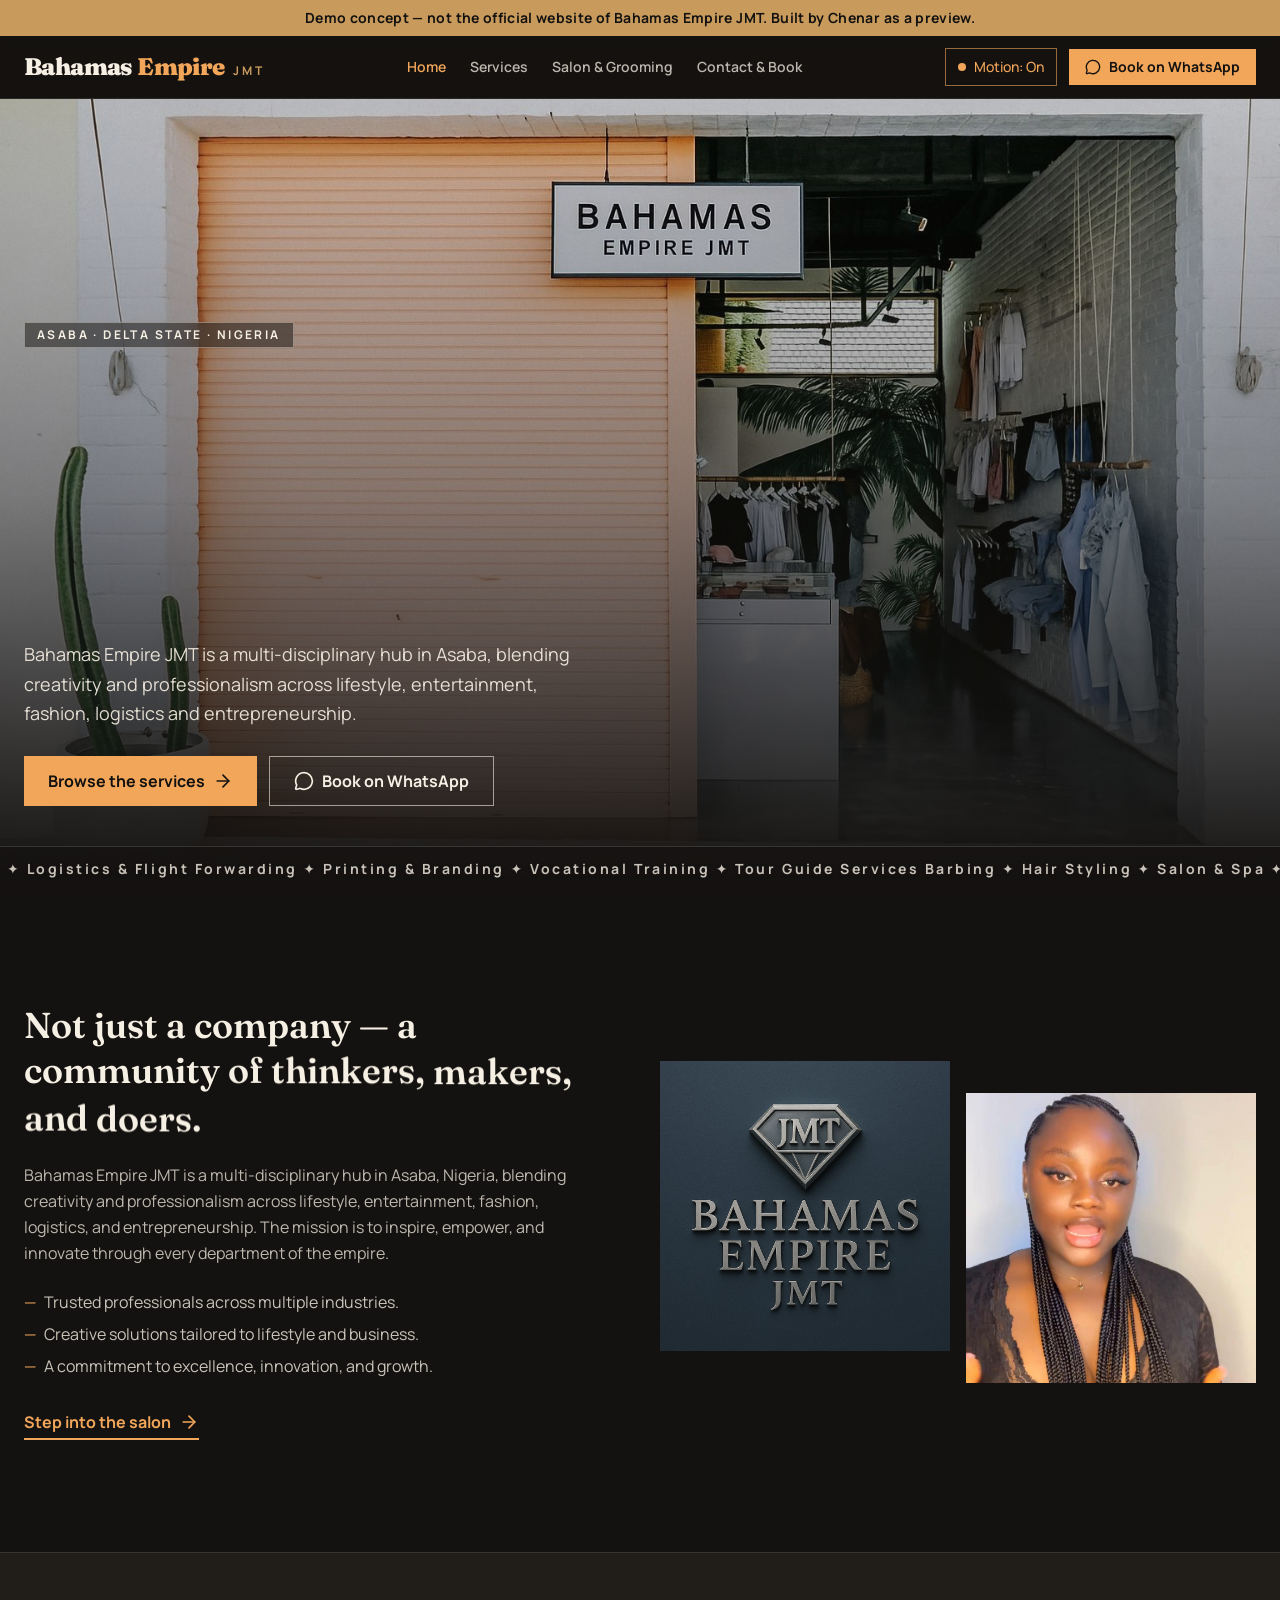
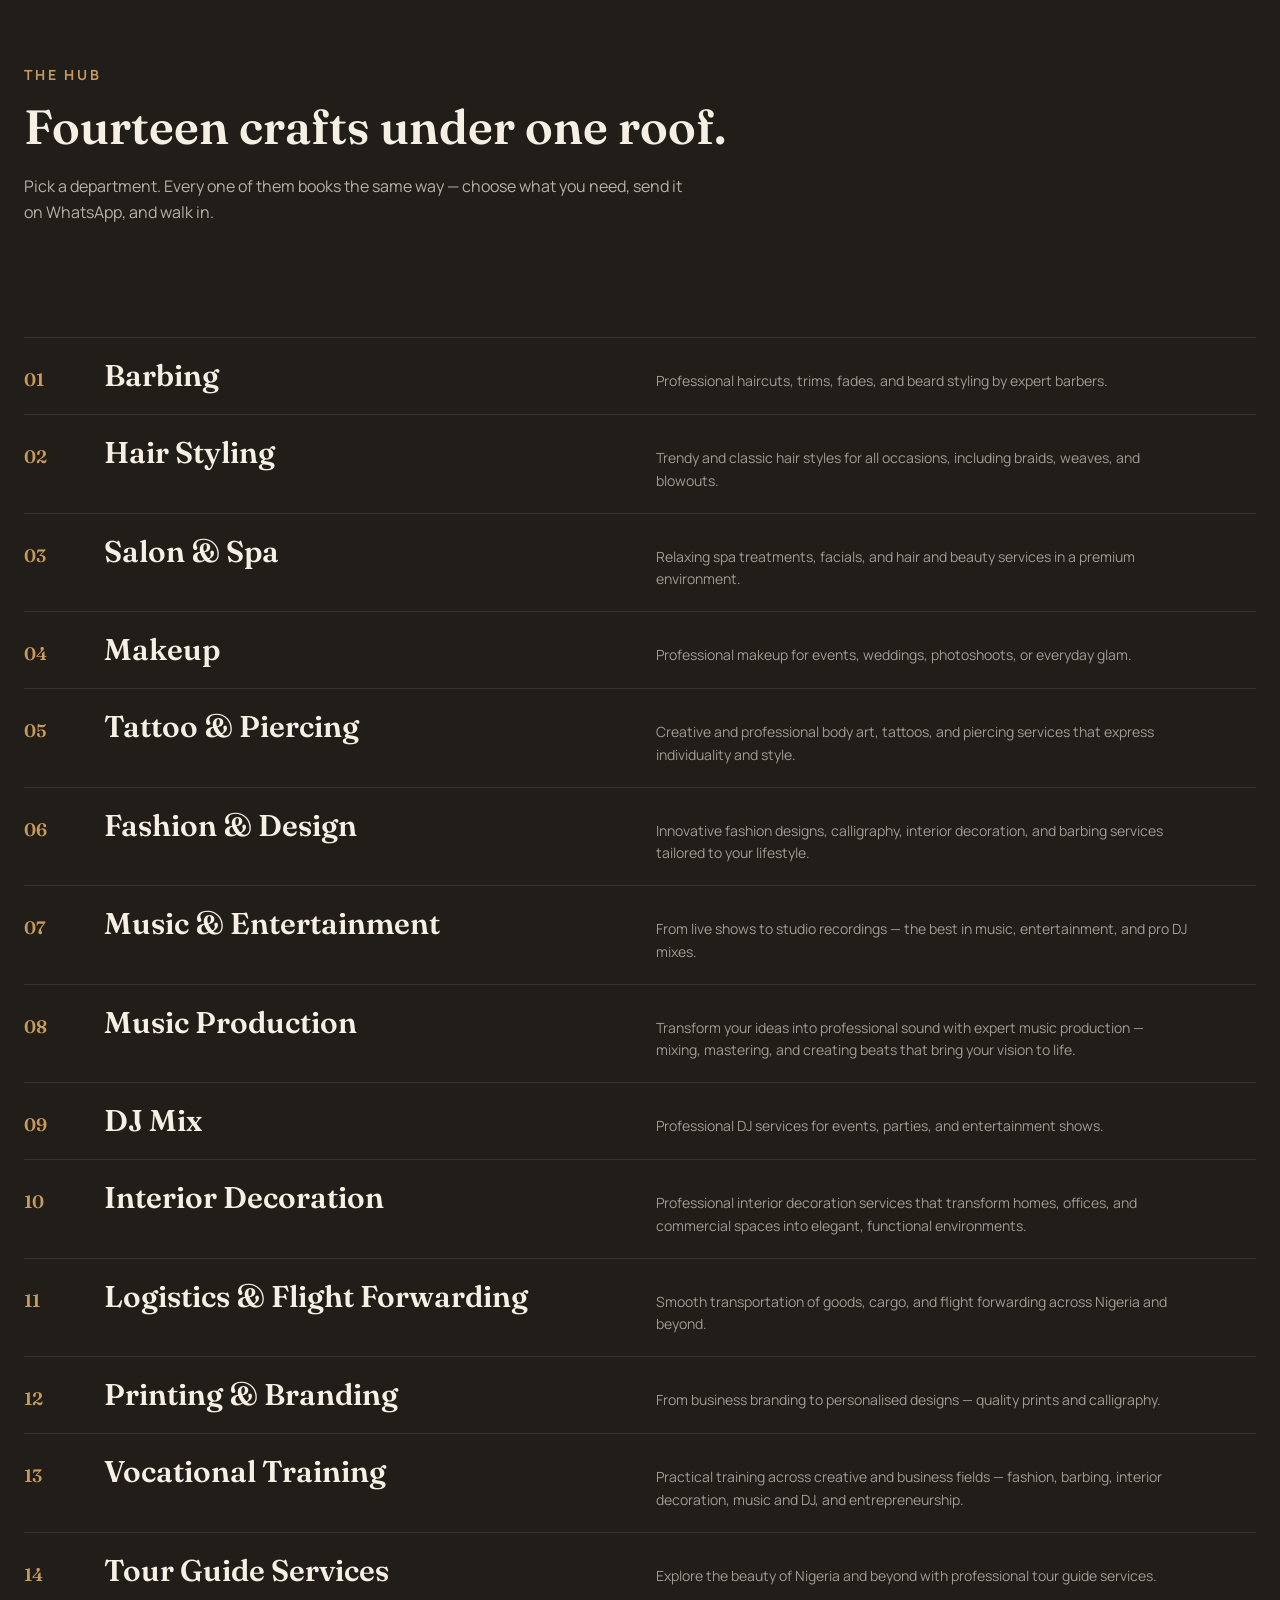
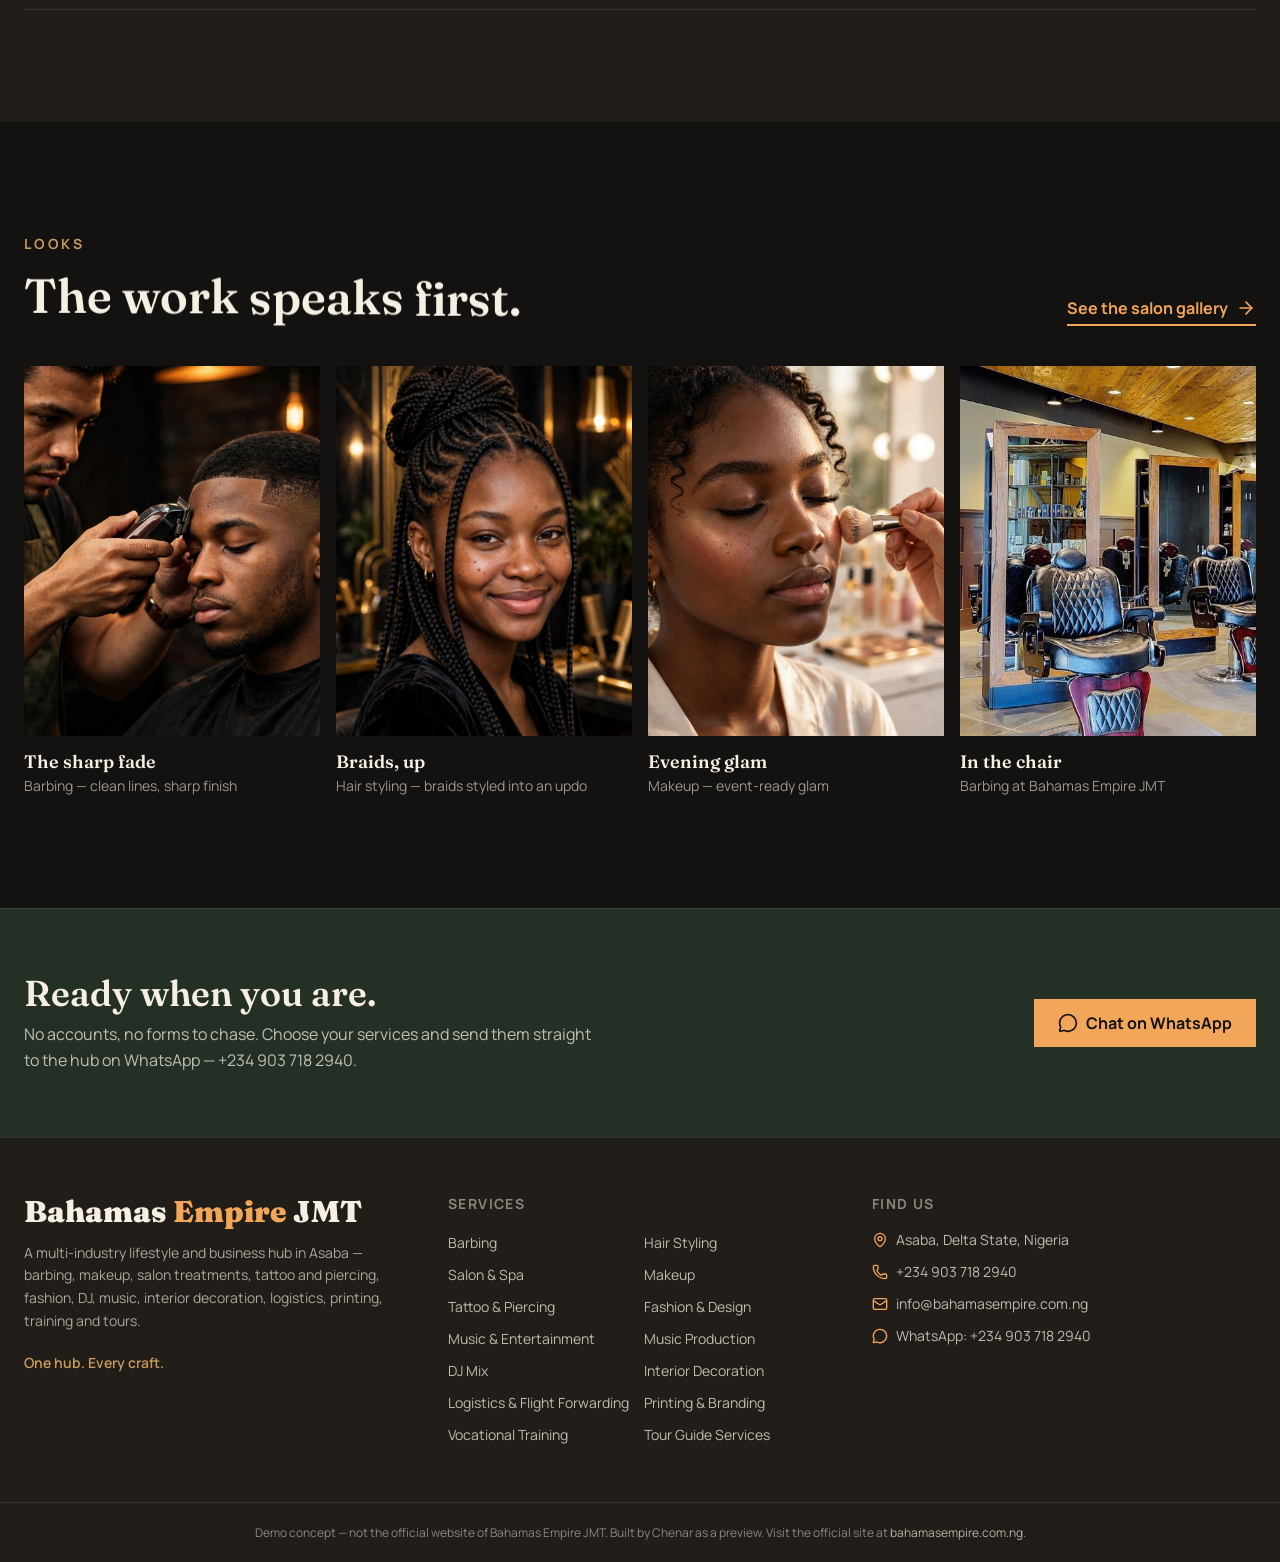
<file: bahamas/index.html>
<!doctype html>
<html lang="en">
  <head>
    <meta charset="UTF-8" />
    <link rel="icon" type="image/svg+xml" href="./favicon.svg" />
    <meta name="viewport" content="width=device-width, initial-scale=1.0" />
    <meta
      name="description"
      content="Bahamas Empire JMT — a multi-industry lifestyle and business hub in Asaba, Delta State, Nigeria. Barbing, makeup, salon treatments, tattoo and piercing, fashion, DJ, music, interior decoration, logistics, printing, training and tours. Demo concept by Chenar."
    />
    <title>Bahamas Empire JMT — One Hub. Every Craft. | Asaba</title>
    <script type="module" crossorigin src="./assets/index-DSYdabu0.js"></script>
    <link rel="stylesheet" crossorigin href="./assets/index-BKRCULo1.css">
  </head>
  <body>
    <div id="root"></div>
  </body>
</html>
</file>
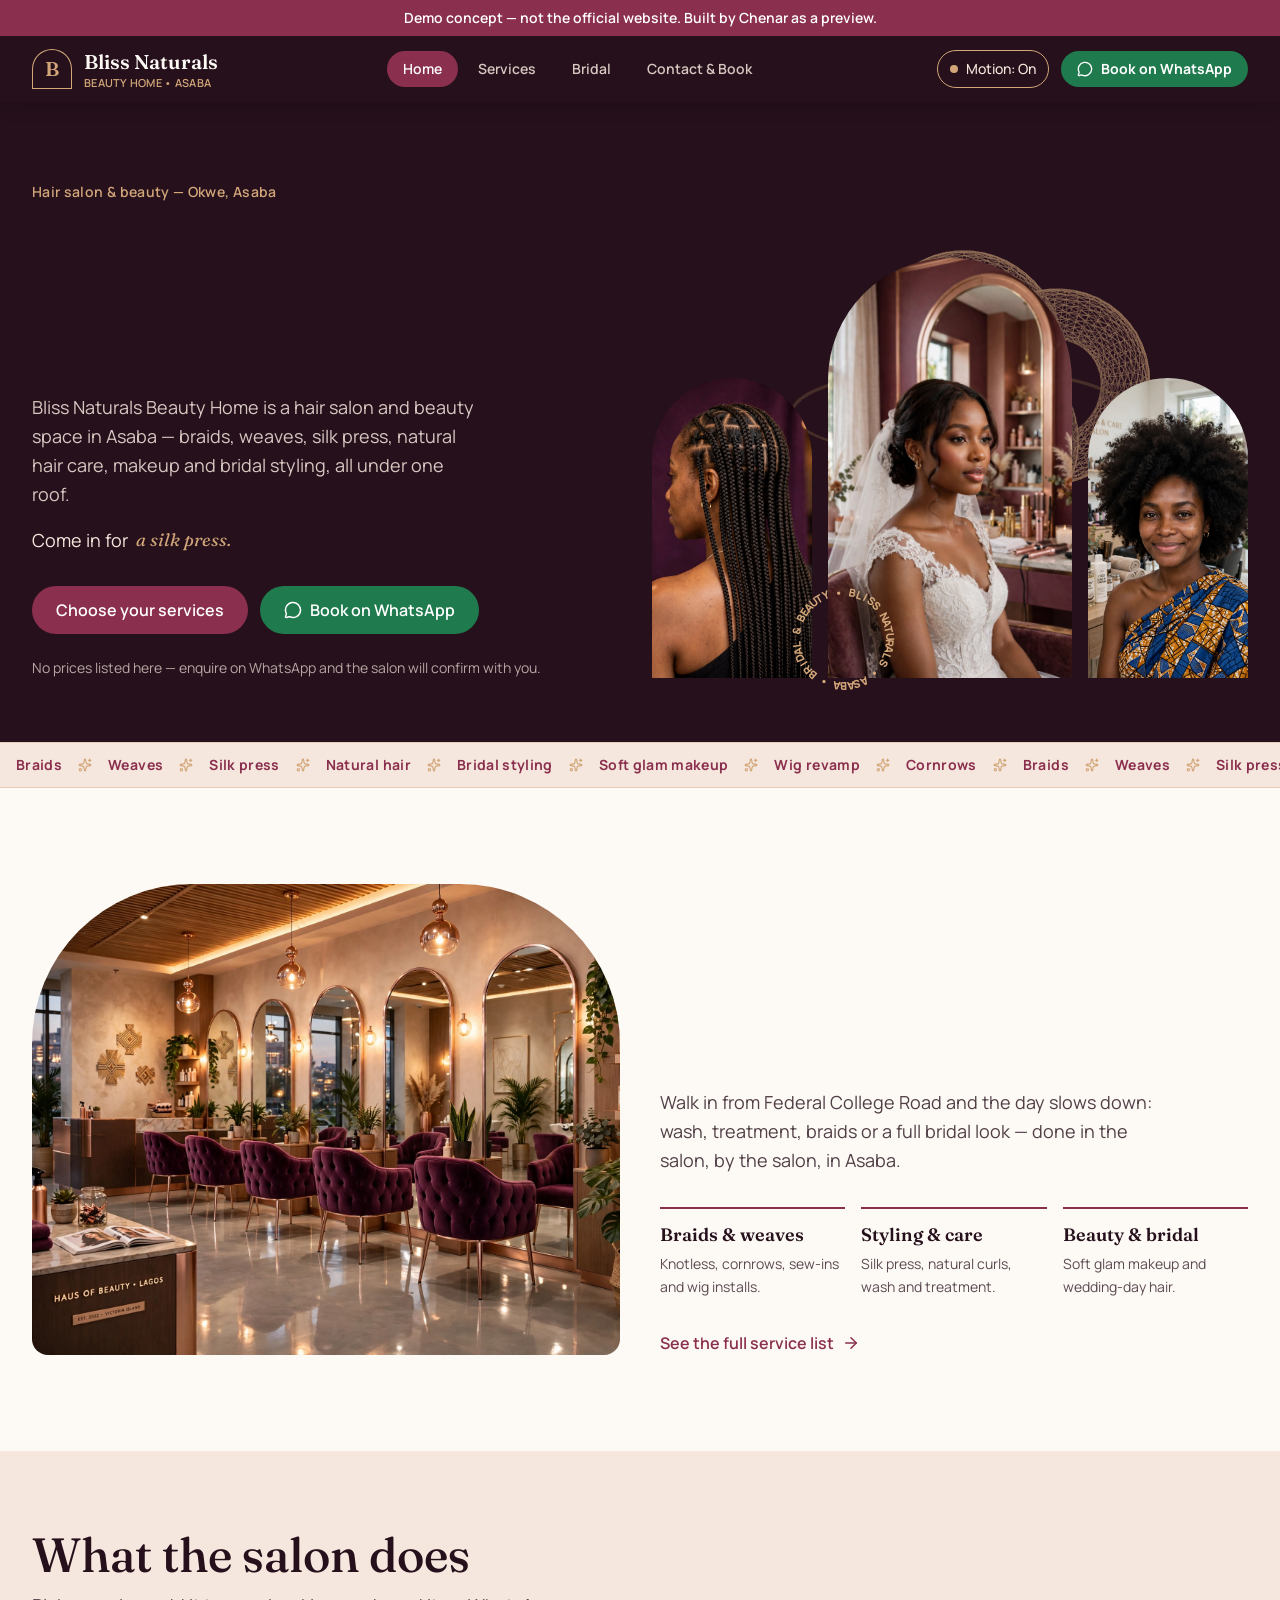
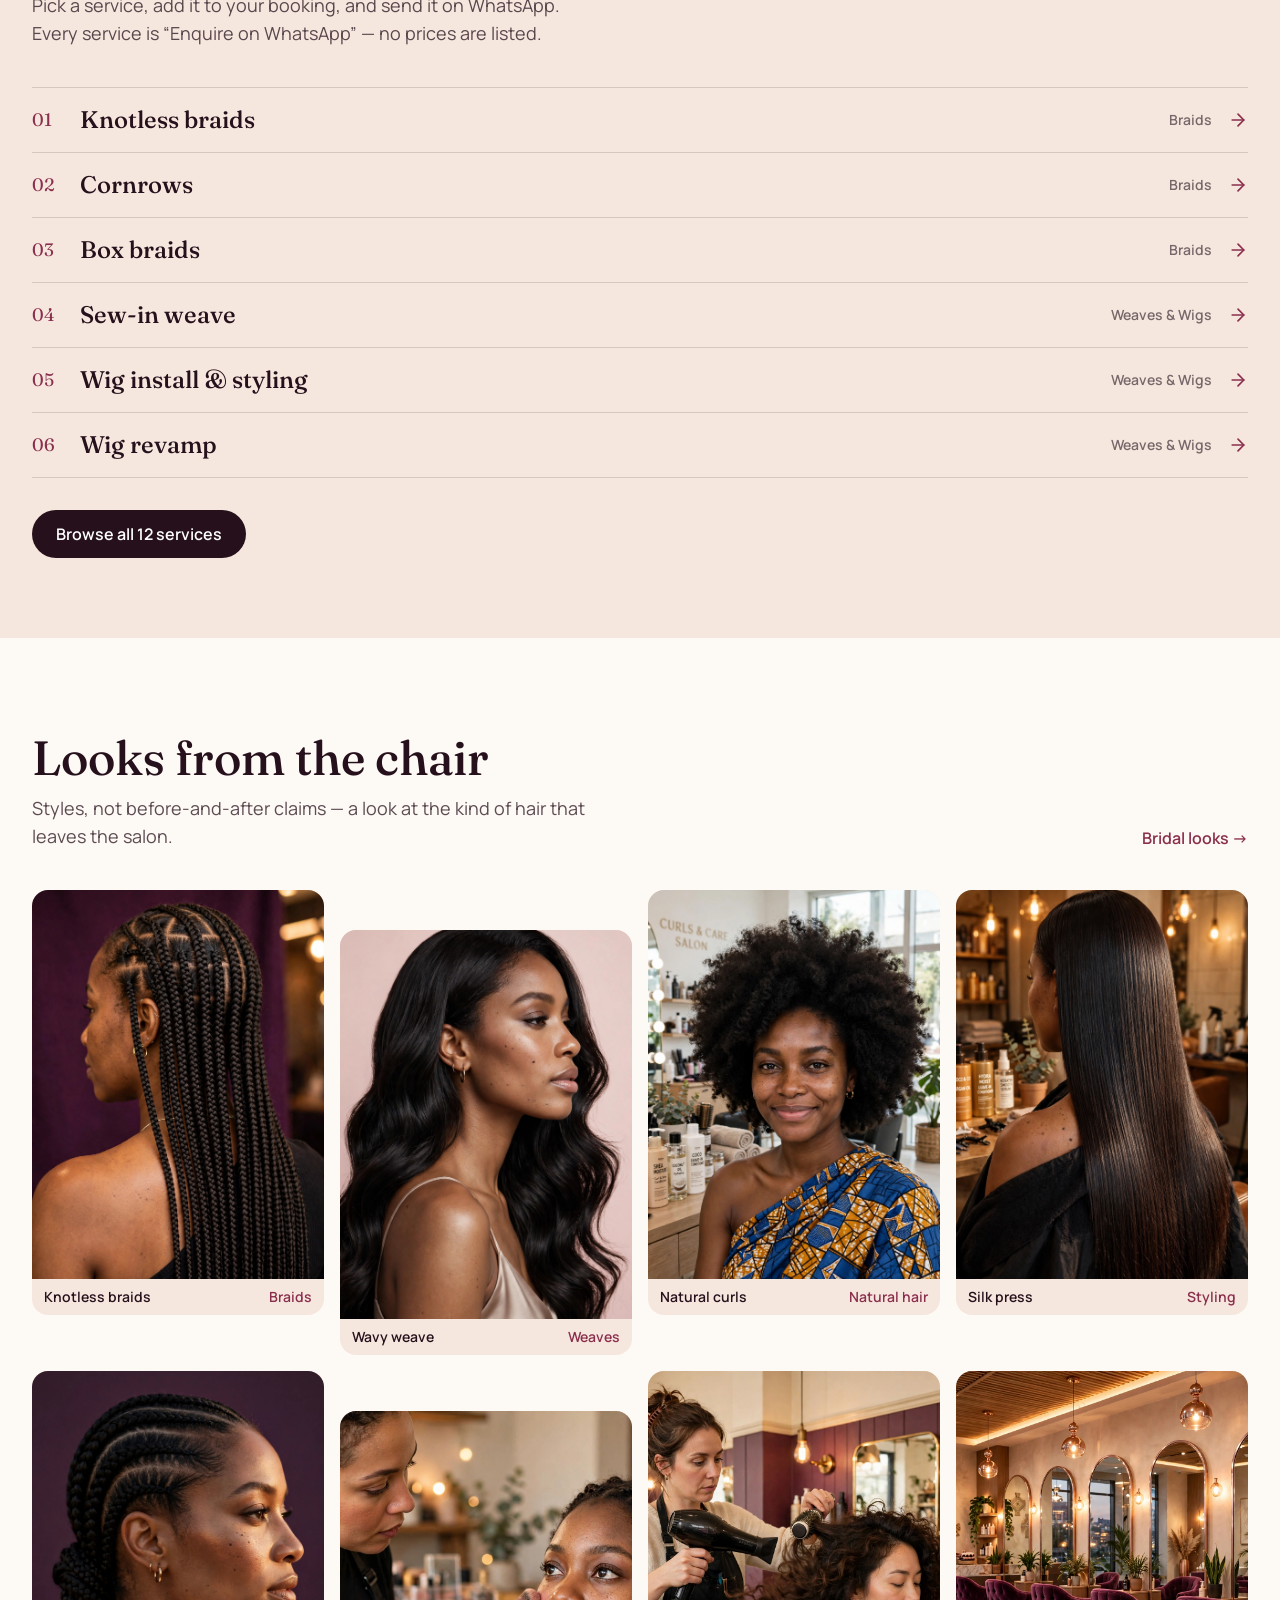
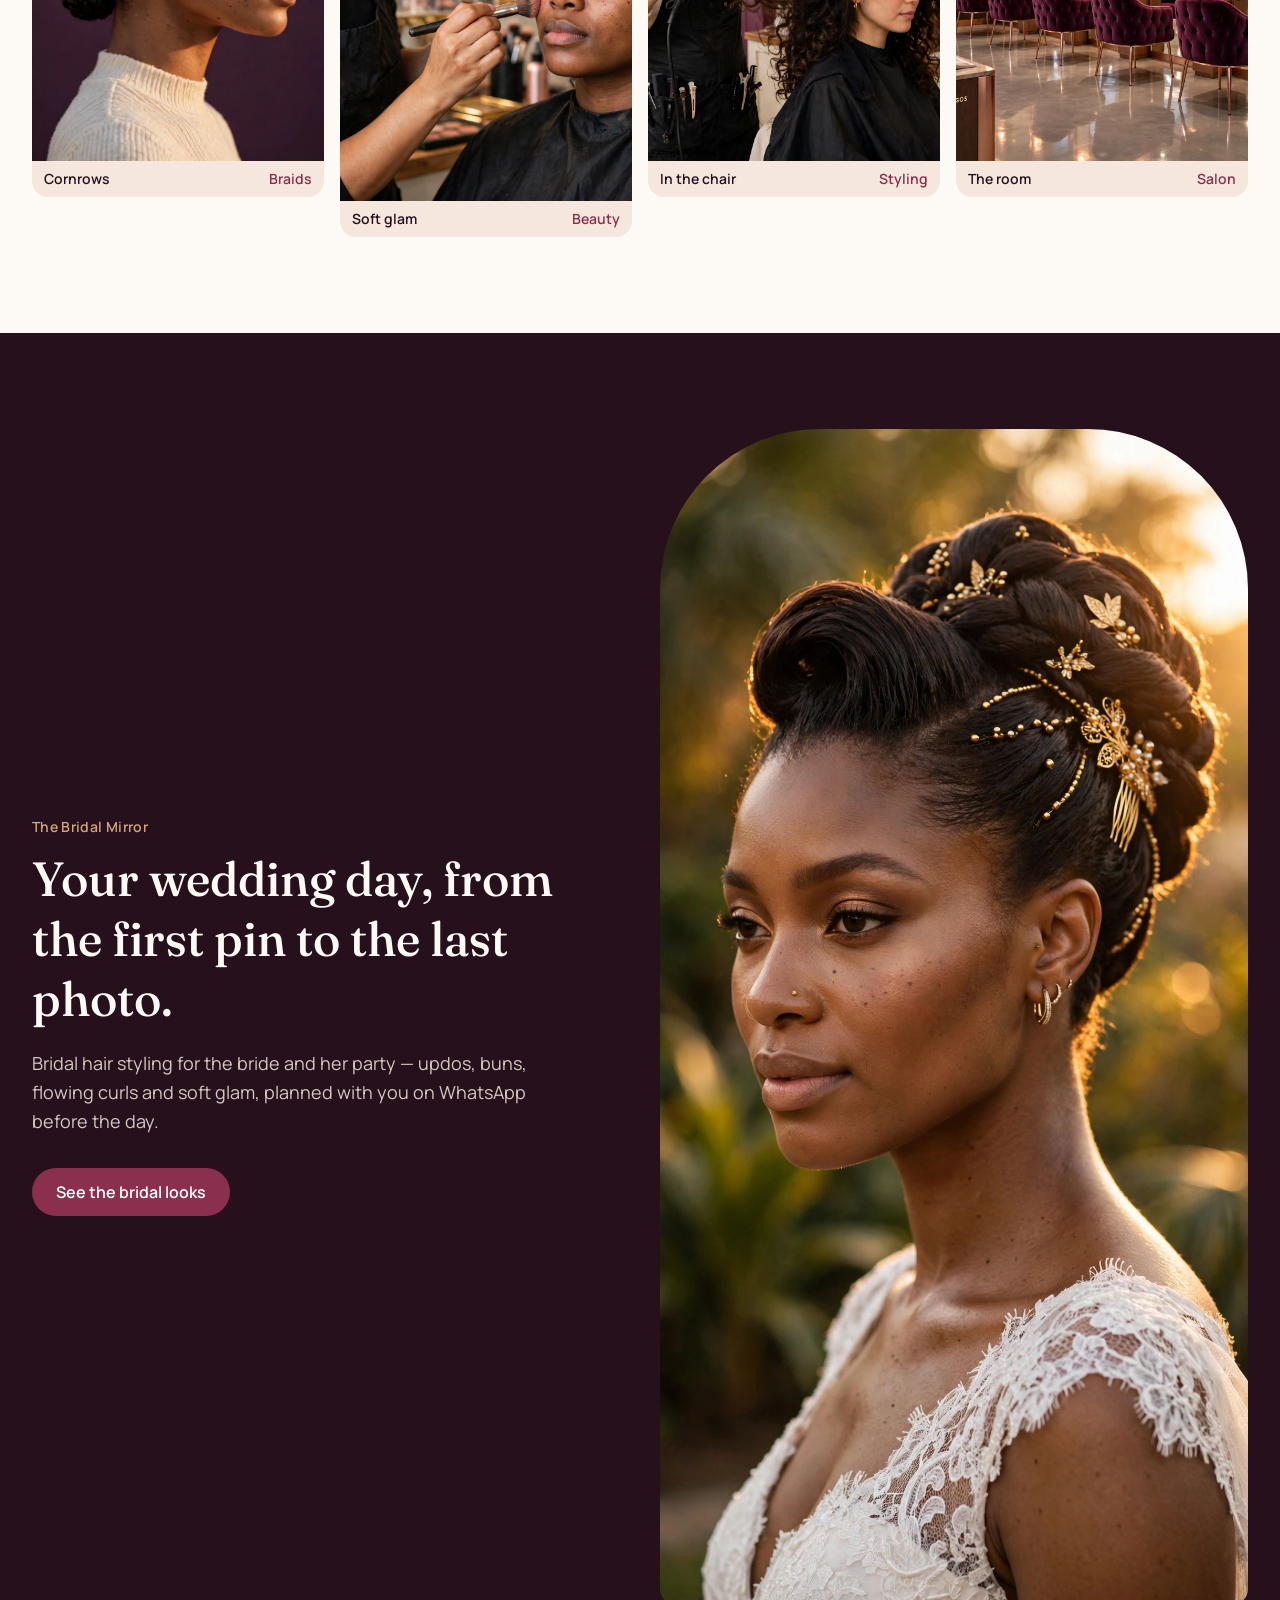
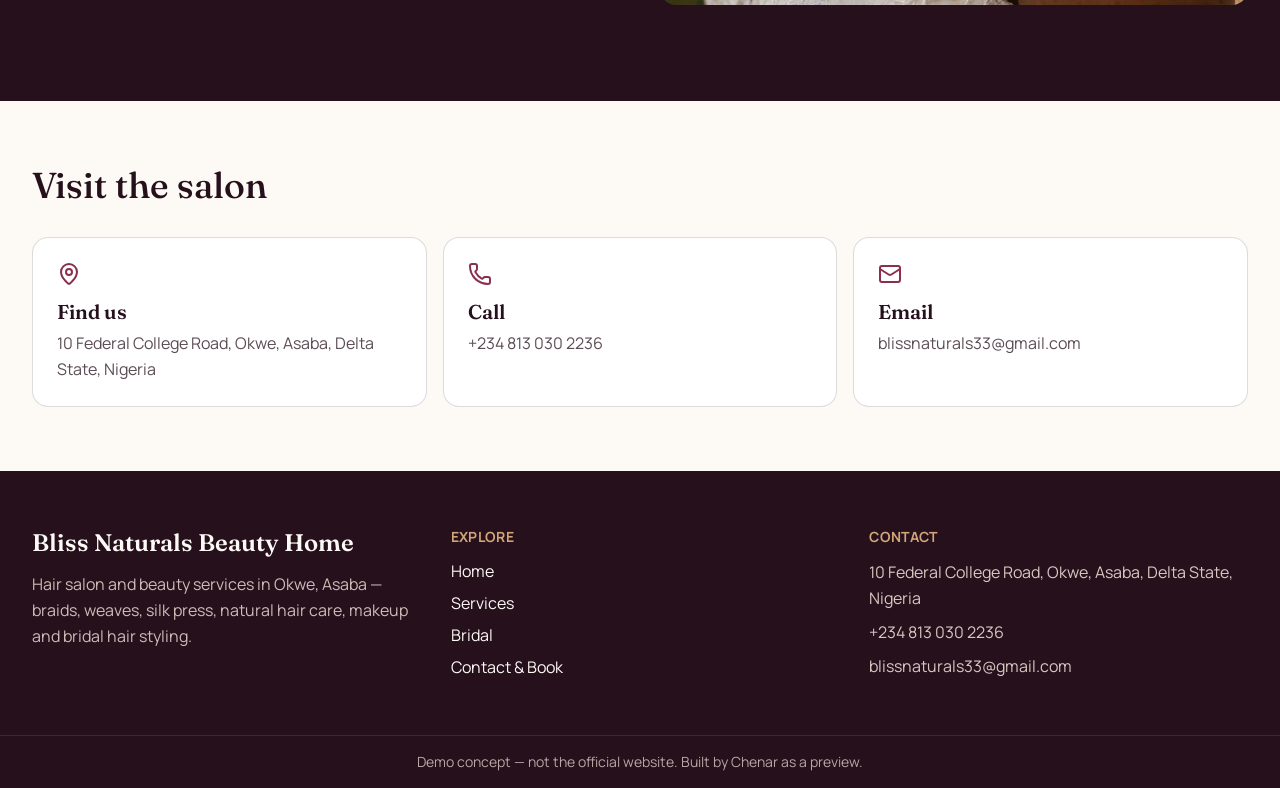
<file: bliss/index.html>
<!doctype html>
<html lang="en">
  <head>
    <meta charset="UTF-8" />
    <link rel="icon" type="image/svg+xml" href="./favicon.svg" />
    <meta name="viewport" content="width=device-width, initial-scale=1.0" />
    <meta name="description" content="Bliss Naturals Beauty Home — hair salon and bridal hair styling in Okwe, Asaba. Braids, weaves, silk press, natural hair care, makeup and bridal styling. Book on WhatsApp." />
    <link rel="preconnect" href="https://fonts.googleapis.com" />
    <link rel="preconnect" href="https://fonts.gstatic.com" crossorigin />
    <link href="https://fonts.googleapis.com/css2?family=Fraunces:opsz,wght@9..144,400;9..144,500;9..144,600&family=Manrope:wght@400;500;600;700;800&display=swap" rel="stylesheet" />
    <title>Bliss Naturals Beauty Home — Hair Salon &amp; Bridal Styling, Asaba</title>
    <script type="module" crossorigin src="./assets/index-BNy1JCnz.js"></script>
    <link rel="stylesheet" crossorigin href="./assets/index-BnSRPuuC.css">
  </head>
  <body>
    <div id="root"></div>
  </body>
</html>
</file>
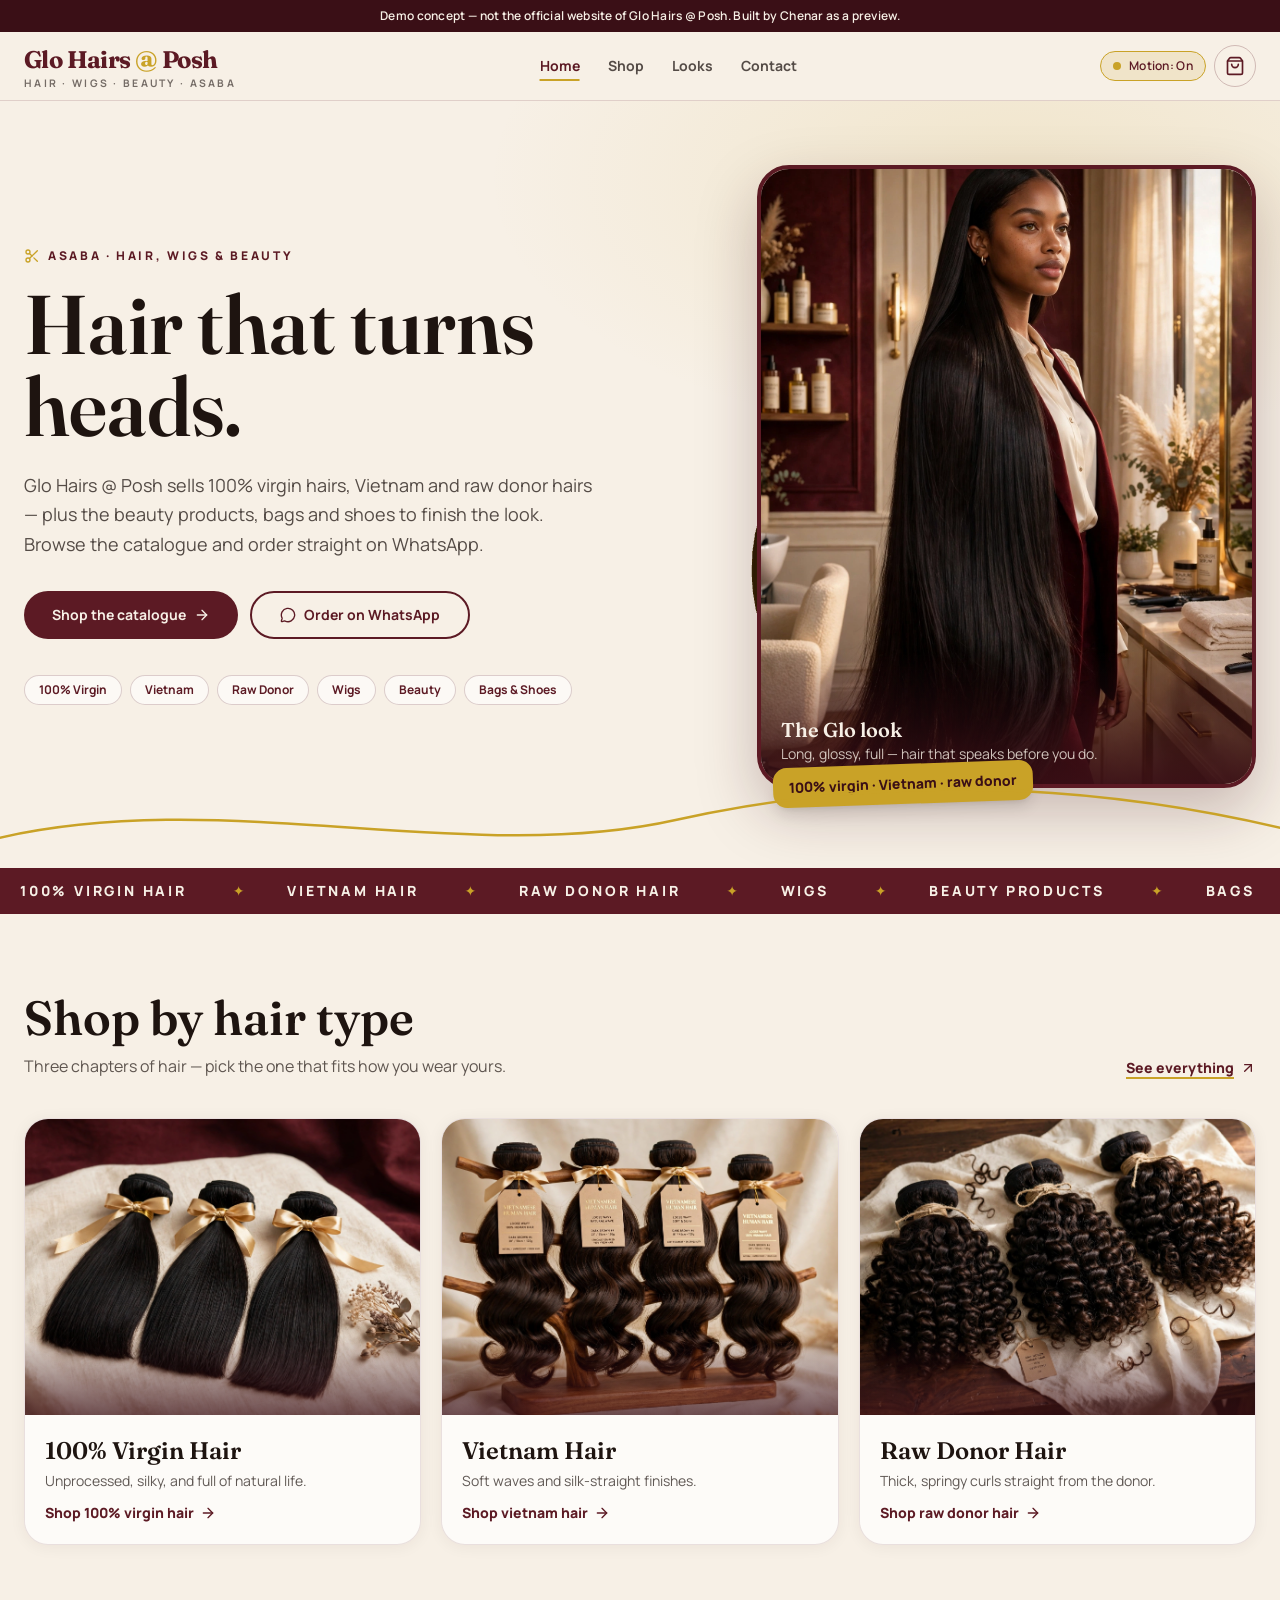
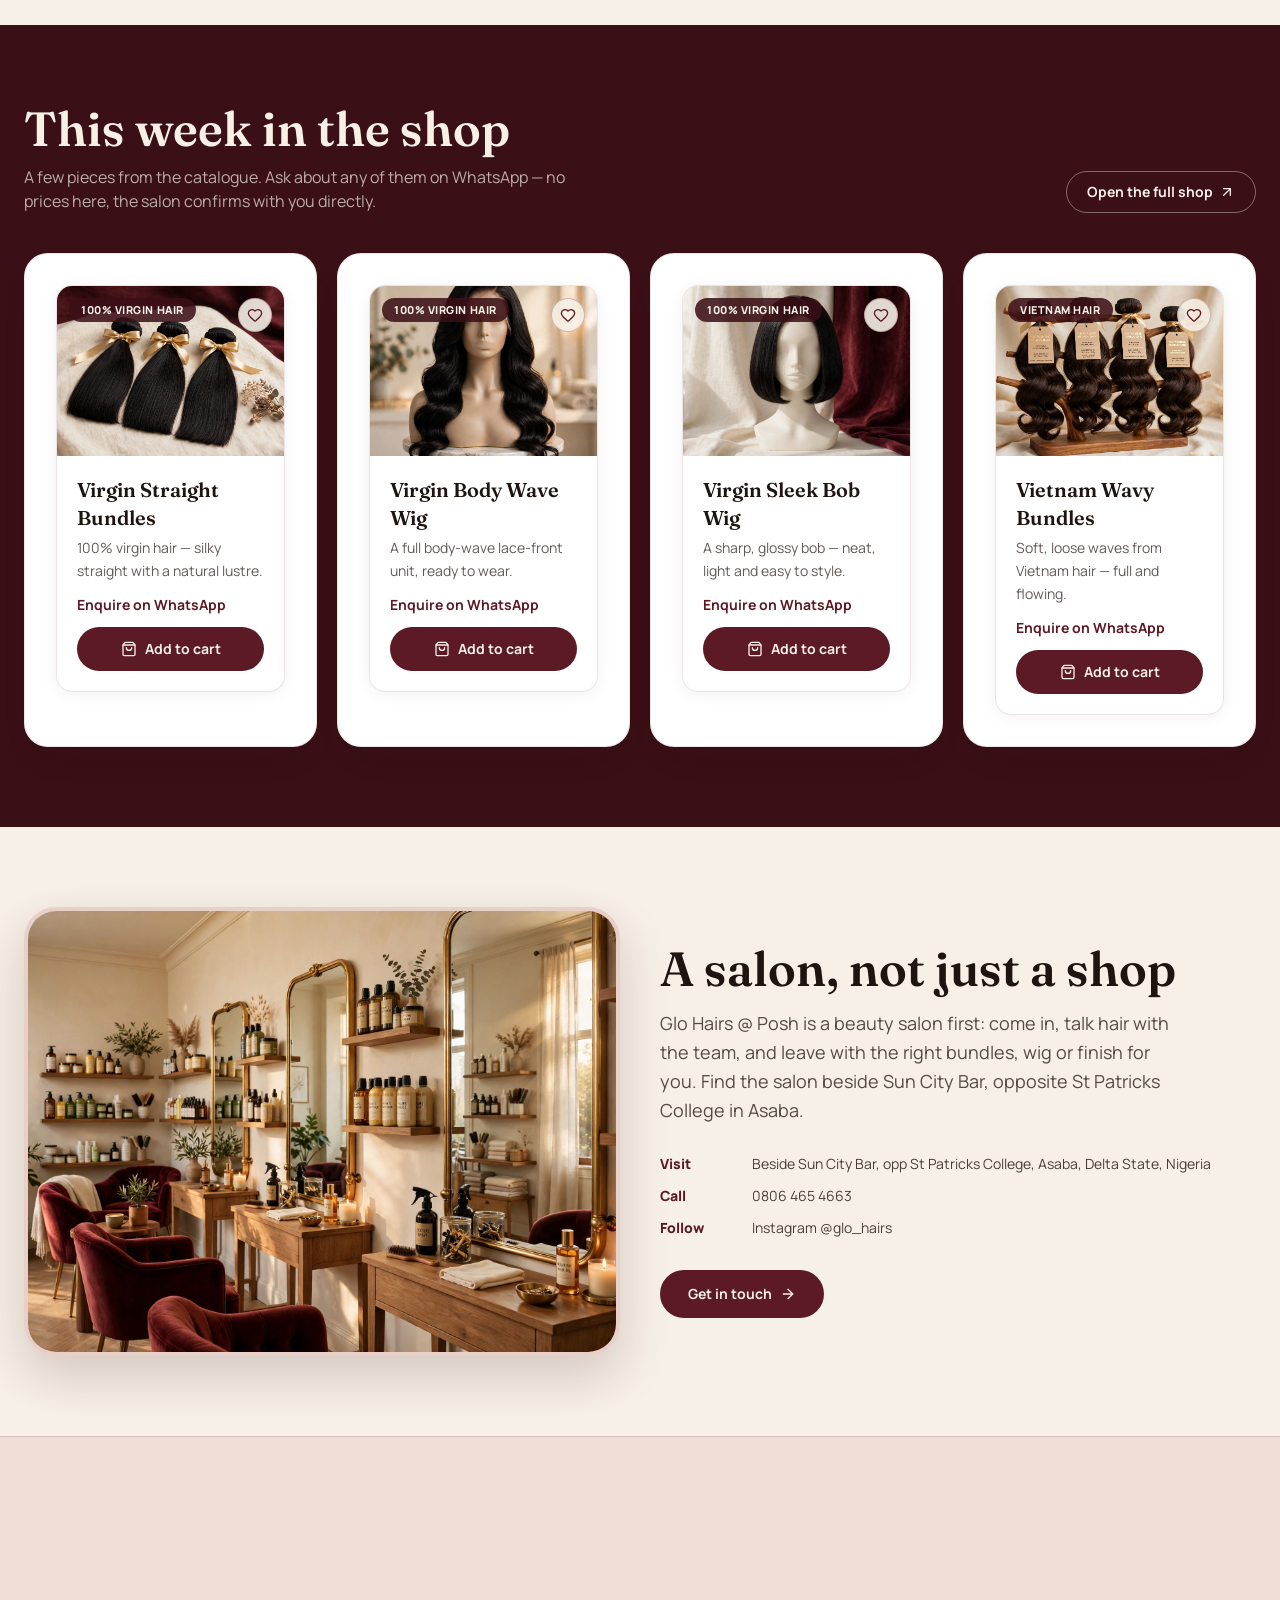
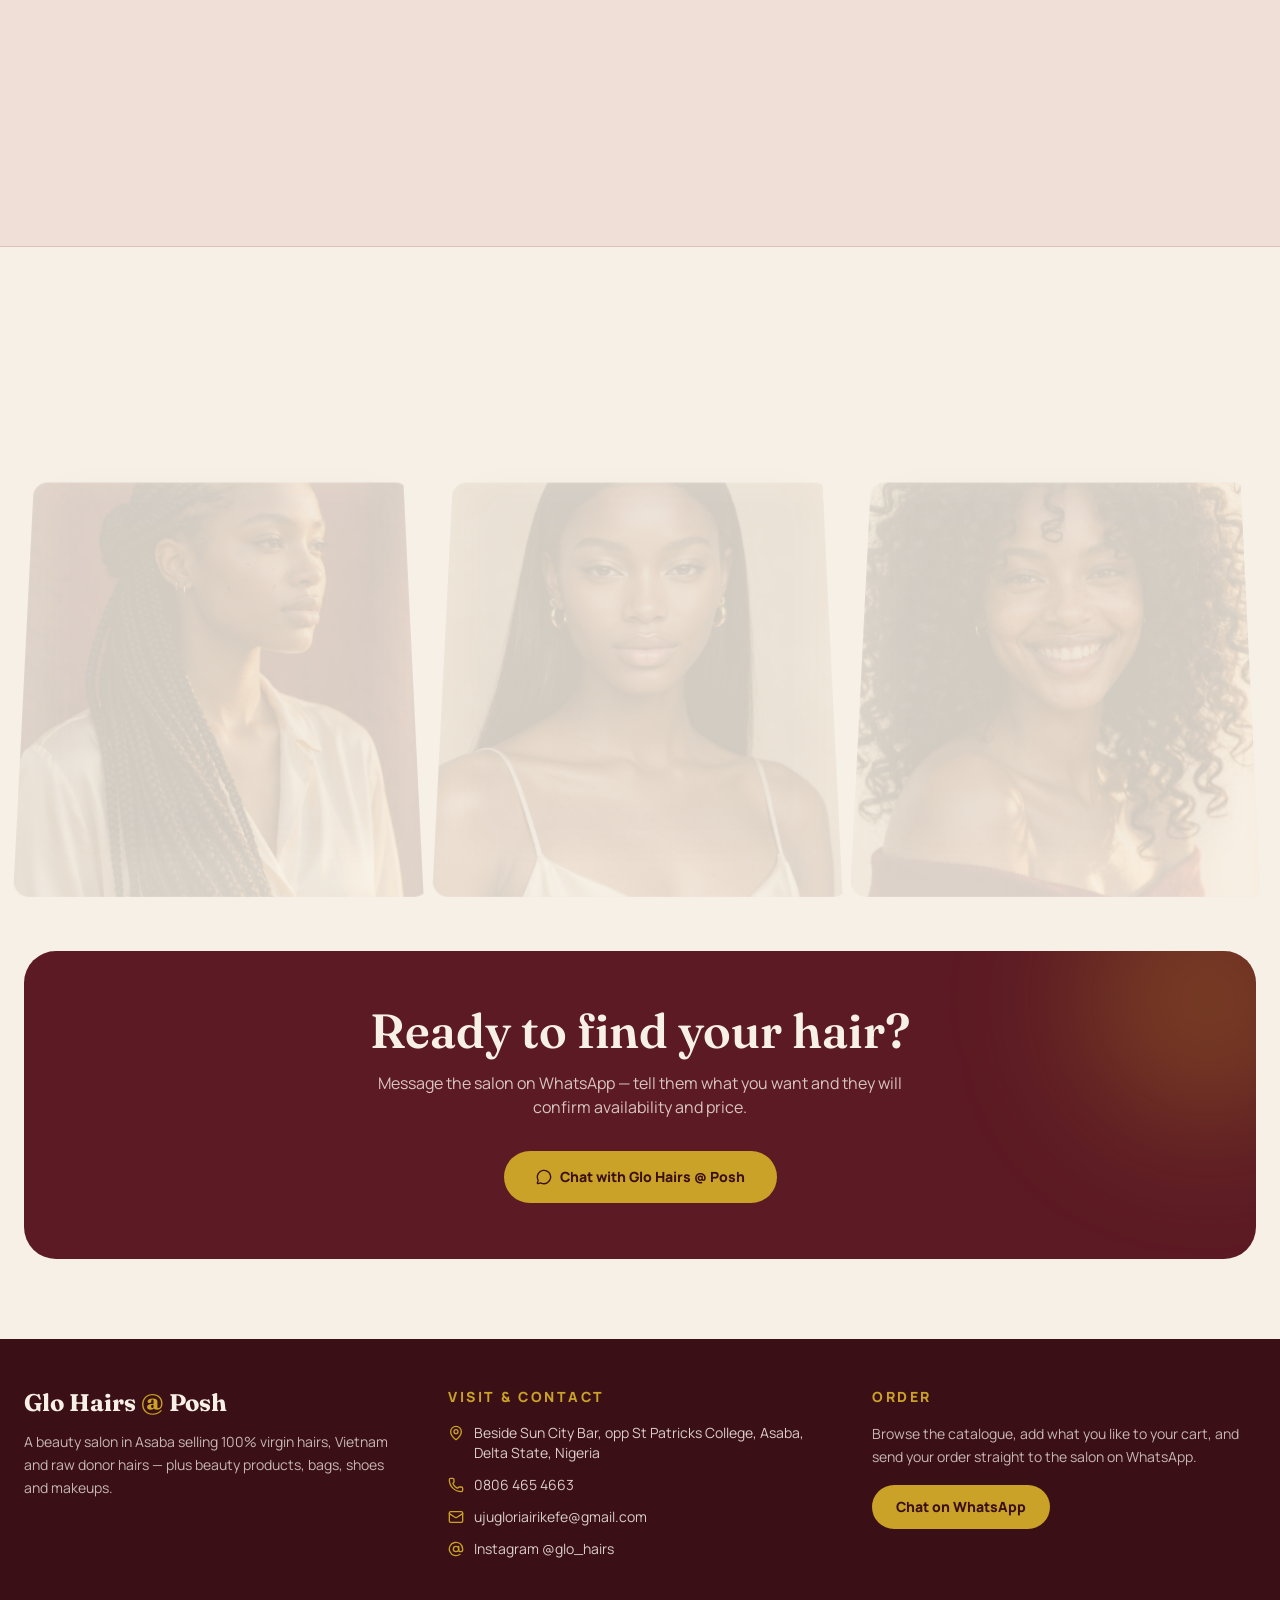
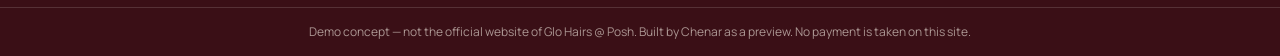
<file: glo/index.html>
<!doctype html>
<html lang="en">
  <head>
    <meta charset="UTF-8" />
    <link rel="icon" type="image/svg+xml" href="./favicon.svg" />
    <meta name="viewport" content="width=device-width, initial-scale=1.0" />
    <meta
      name="description"
      content="Glo Hairs @ Posh — 100% virgin hairs, Vietnam and raw donor hairs, wigs, beauty products, bags and shoes in Asaba, Delta State. Browse the catalogue and order on WhatsApp. Demo concept built by Chenar."
    />
    <link rel="preconnect" href="https://fonts.googleapis.com" />
    <link rel="preconnect" href="https://fonts.gstatic.com" crossorigin />
    <link
      href="https://fonts.googleapis.com/css2?family=Fraunces:opsz,wght@9..144,500;9..144,600;9..144,700&family=Manrope:wght@400;500;600;700;800&display=swap"
      rel="stylesheet"
    />
    <title>Glo Hairs @ Posh — Hair, Wigs &amp; Beauty in Asaba</title>
    <script type="module" crossorigin src="./assets/index-DQfkGeJr.js"></script>
    <link rel="stylesheet" crossorigin href="./assets/index-2d2zc9Cn.css">
  </head>
  <body>
    <div id="root"></div>
  </body>
</html>
</file>
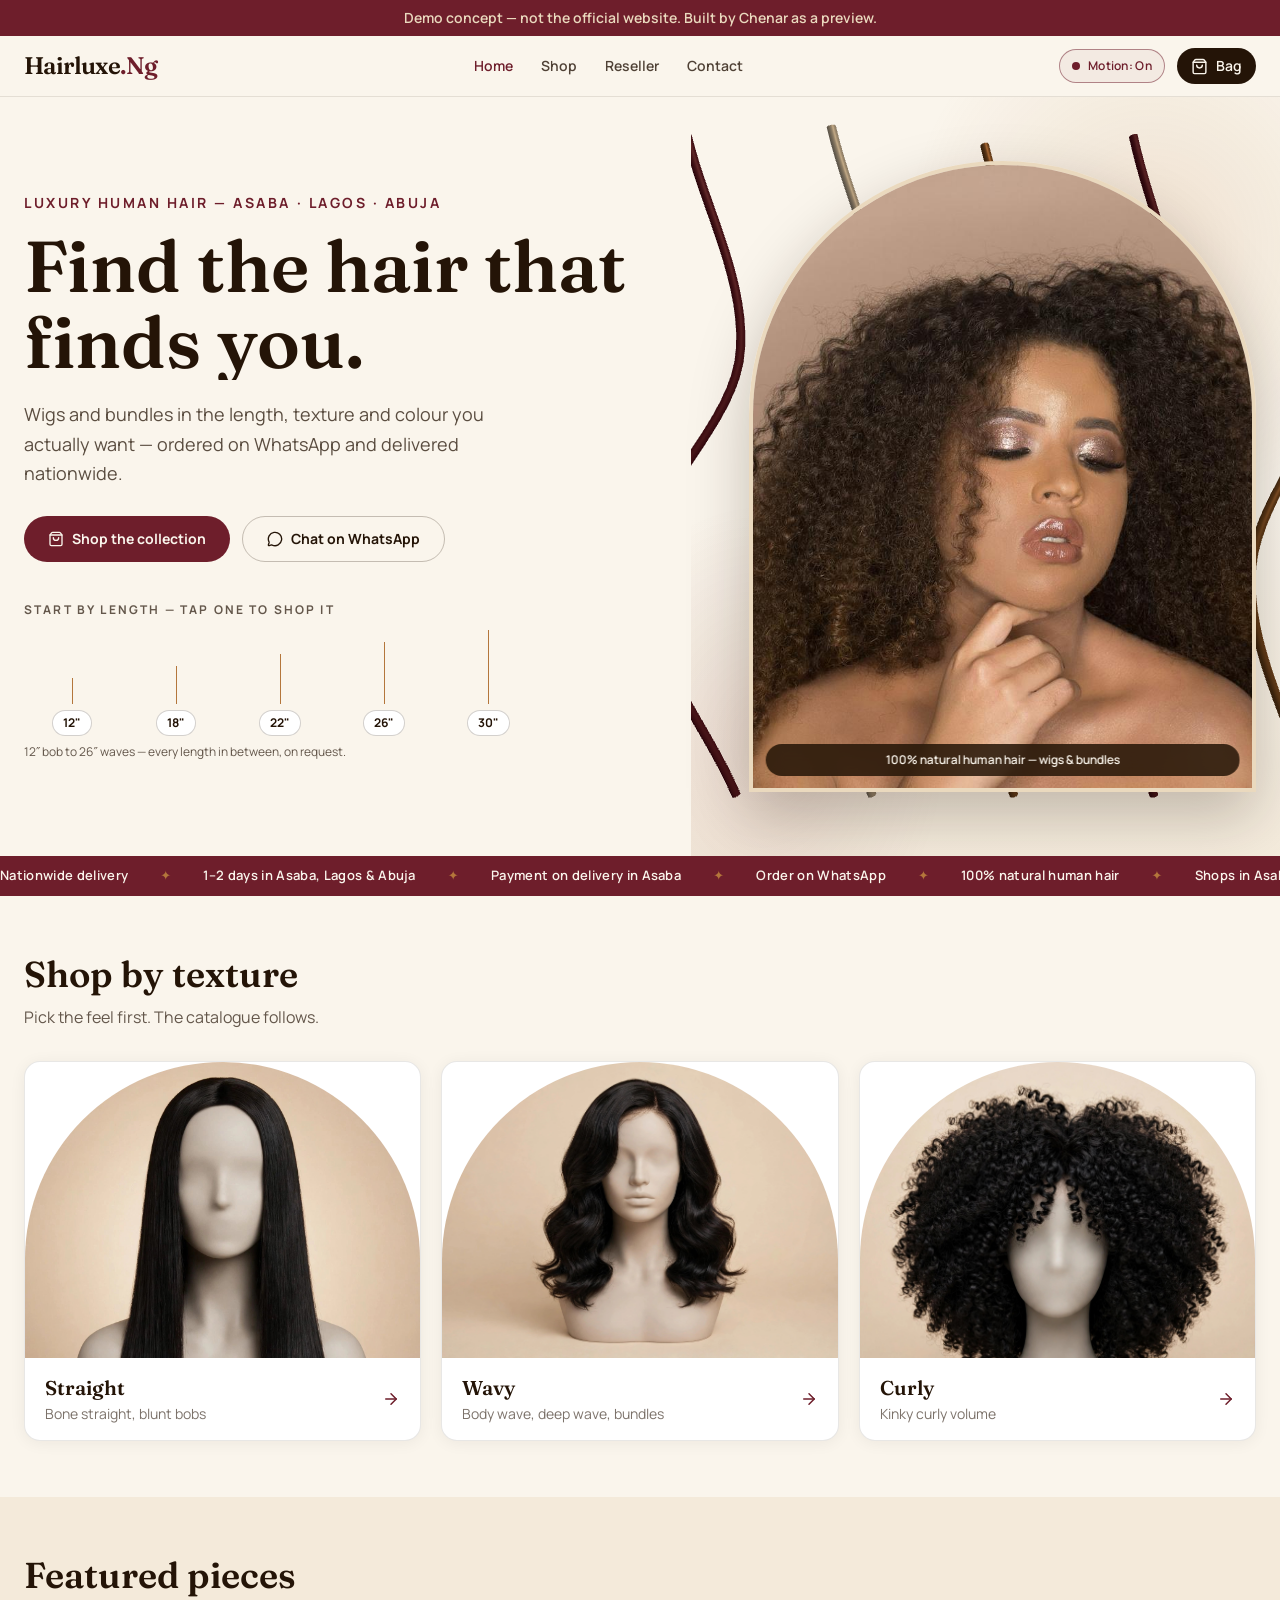
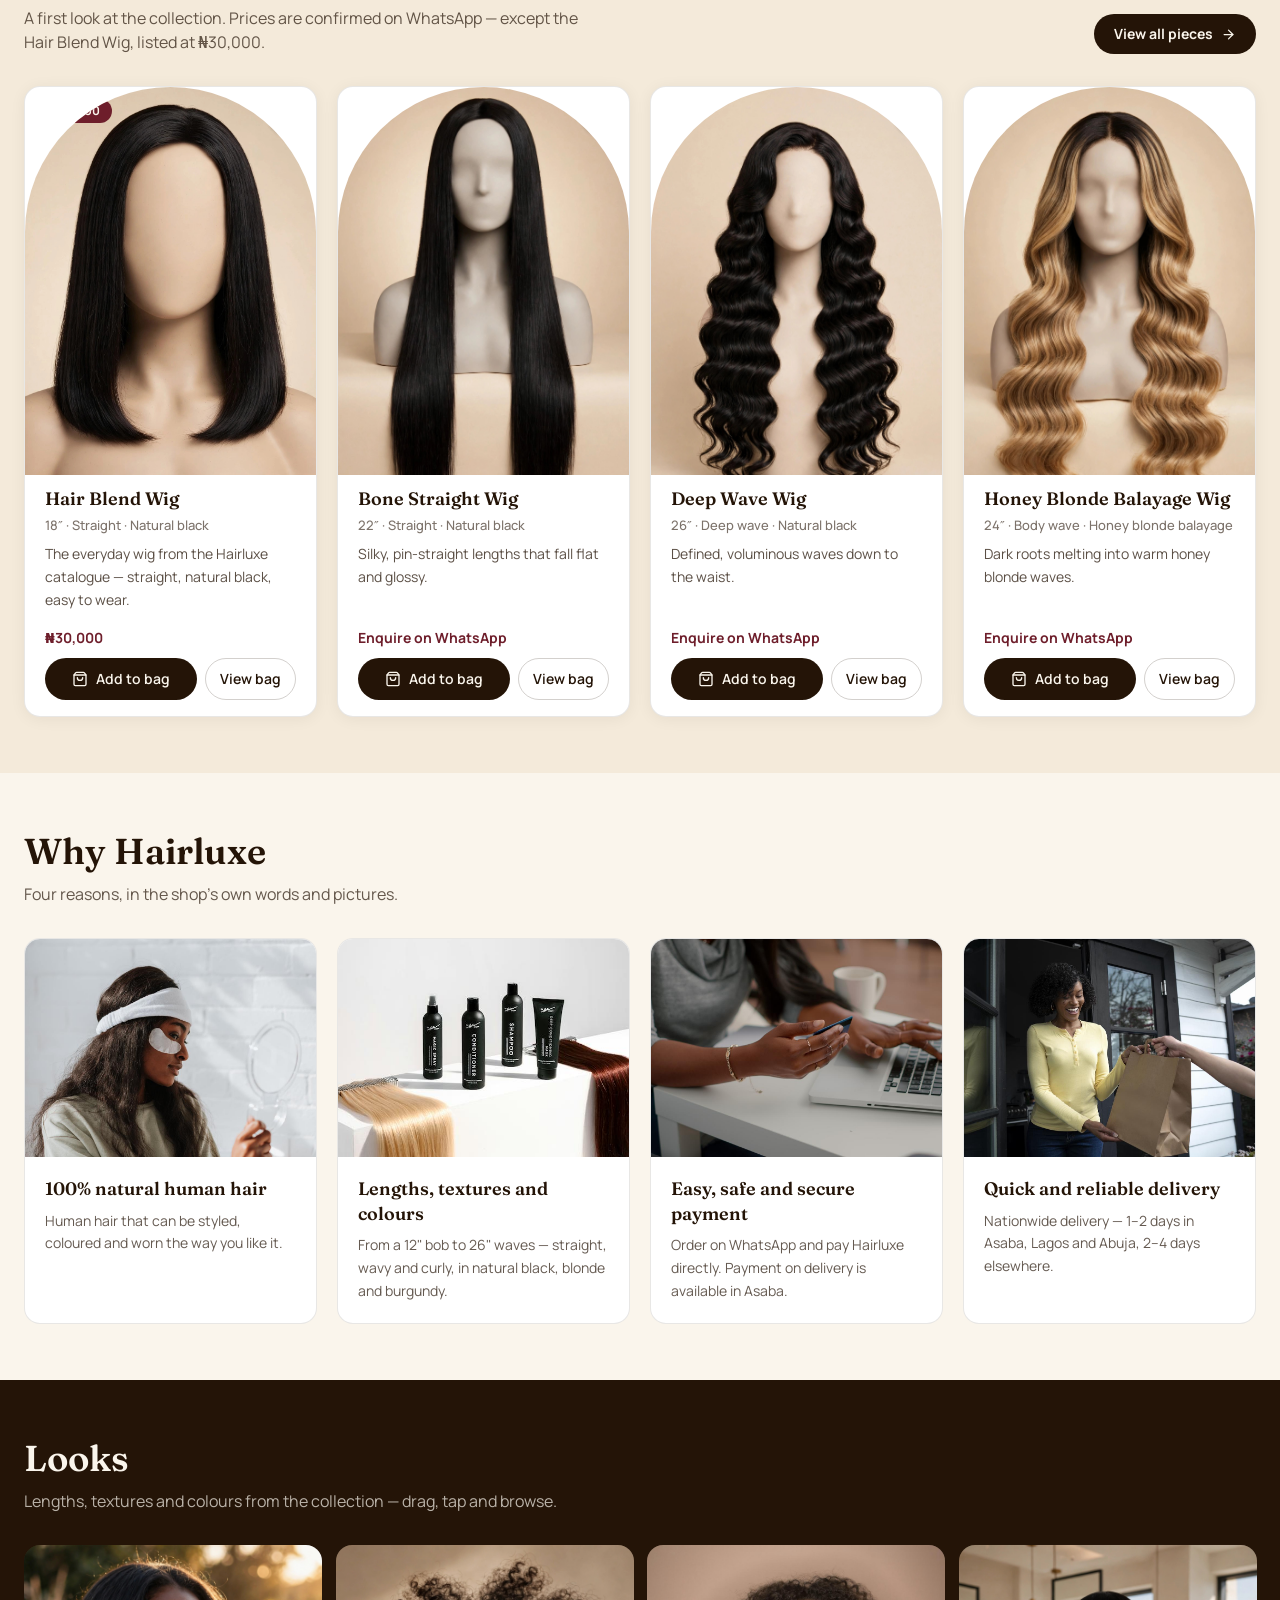
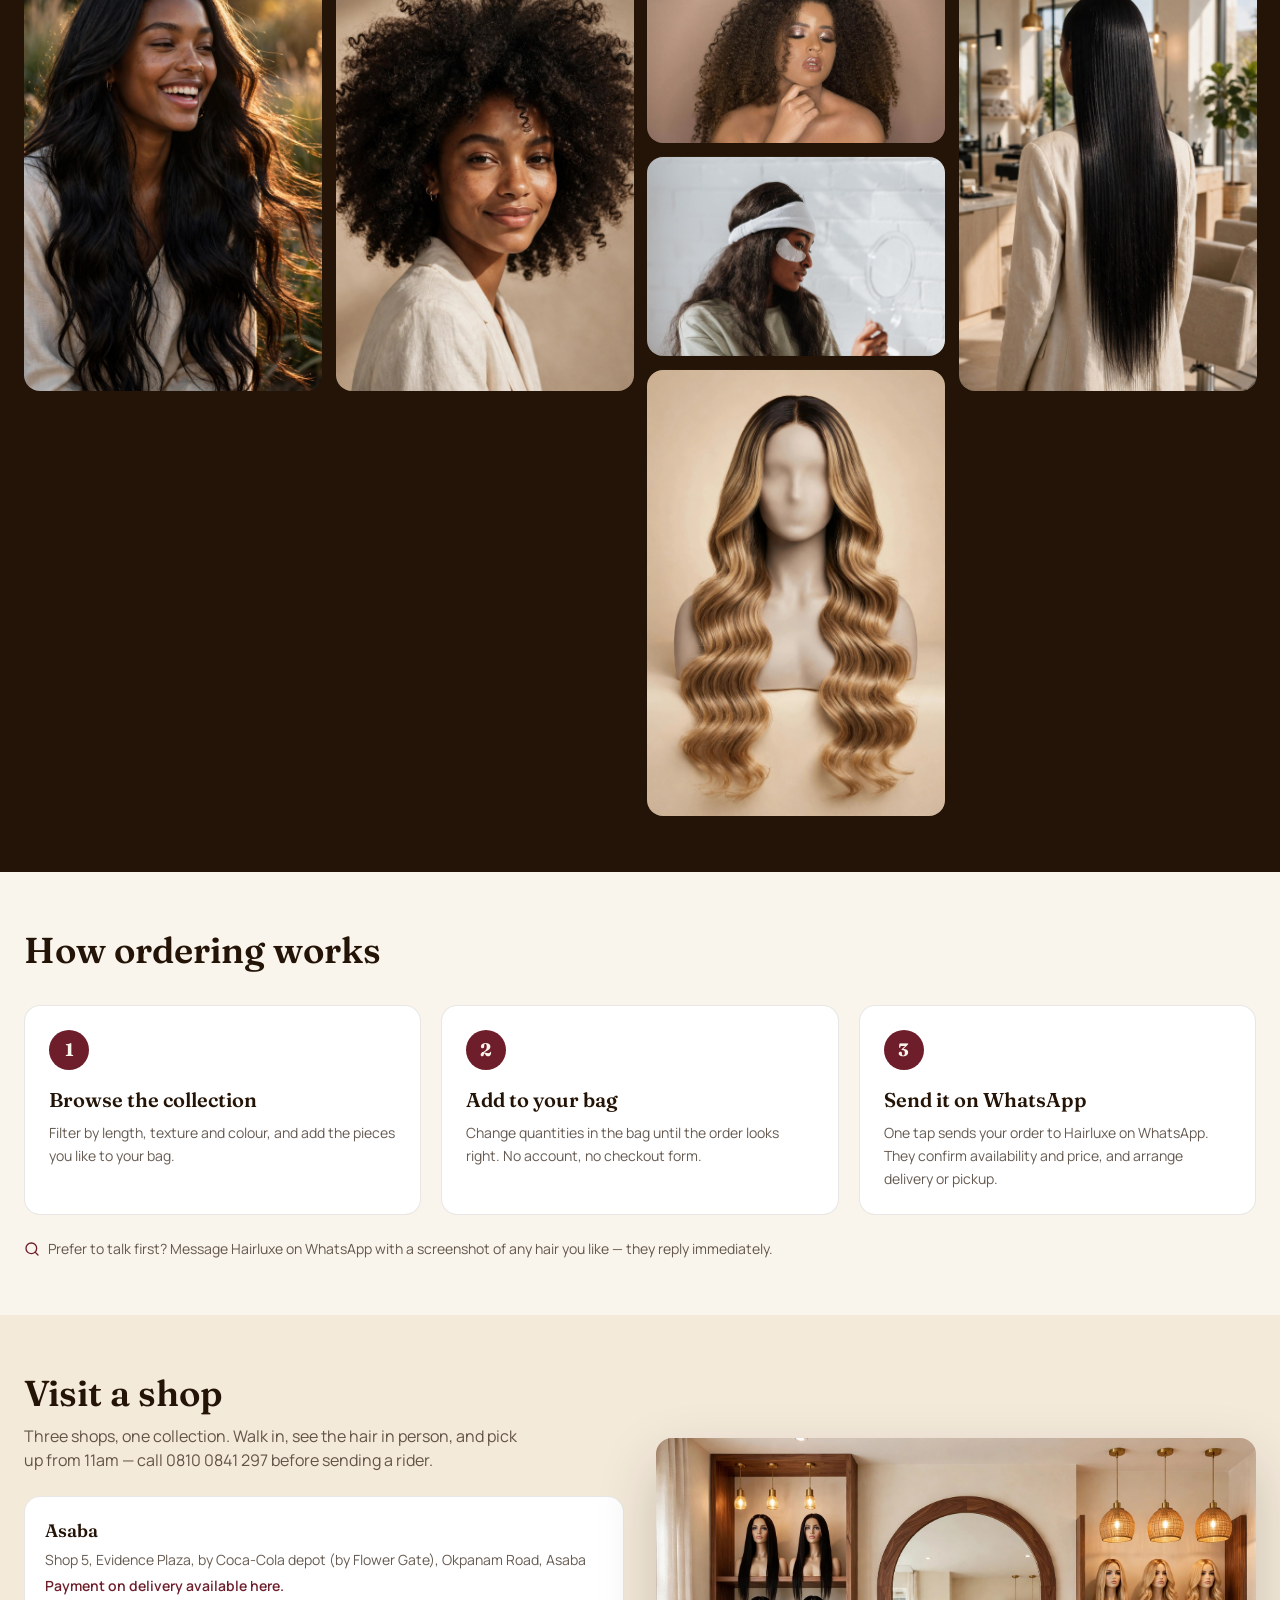
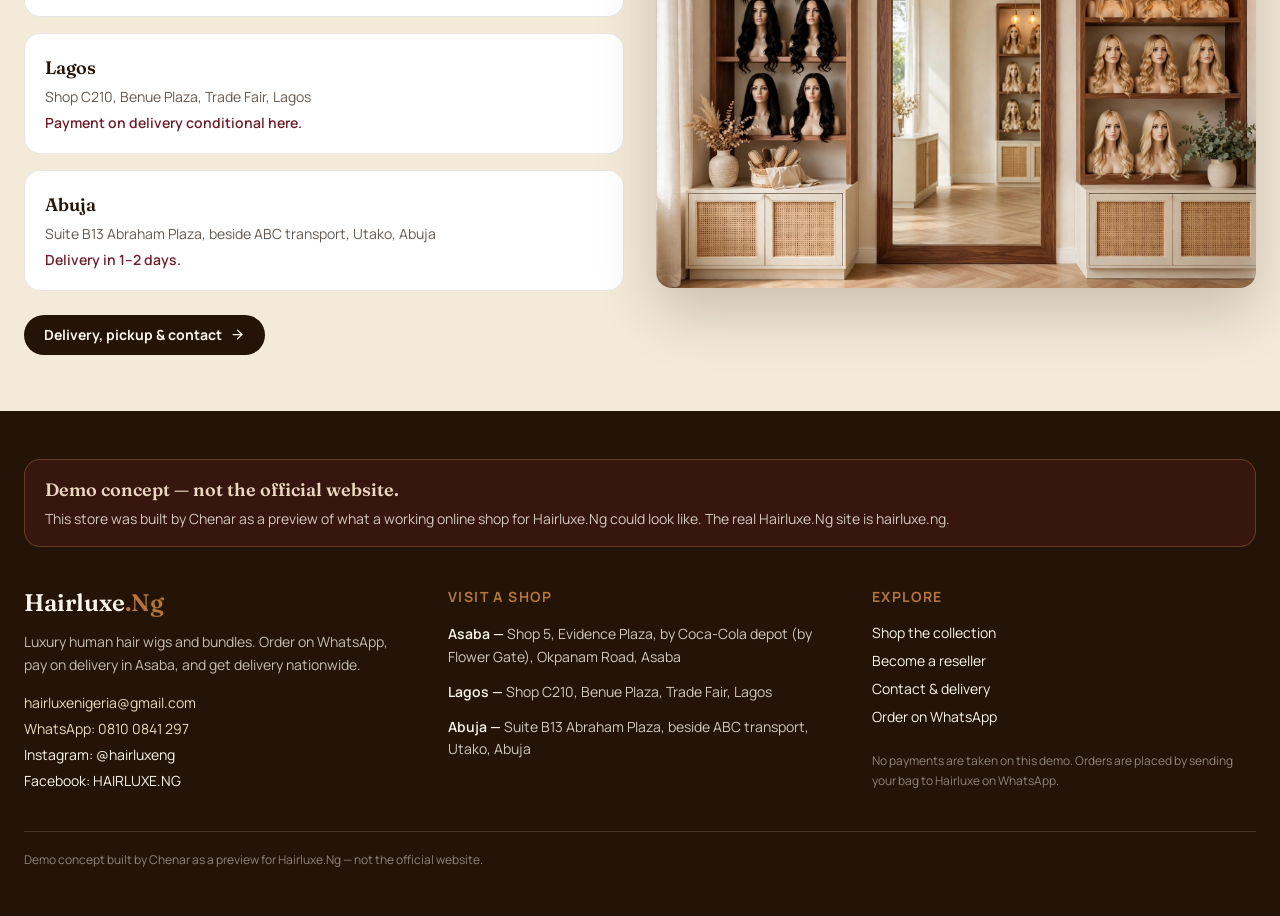
<file: hairluxe/index.html>
<!doctype html>
<html lang="en">
  <head>
    <meta charset="UTF-8" />
    <link rel="icon" type="image/svg+xml" href="./favicon.svg" />
    <meta name="viewport" content="width=device-width, initial-scale=1.0" />
    <title>Hairluxe.Ng — Luxury Human Hair Wigs &amp; Bundles | Demo concept</title>
    <meta name="description" content="Demo concept for Hairluxe.Ng — a working online store for luxury human hair wigs and bundles in Asaba, Lagos and Abuja. Order on WhatsApp, delivery nationwide." />
    <script type="module" crossorigin src="./assets/index-DM5ViFEI.js"></script>
    <link rel="stylesheet" crossorigin href="./assets/index-CRBt4Ggl.css">
  </head>
  <body>
    <div id="root"></div>
  </body>
</html>
</file>
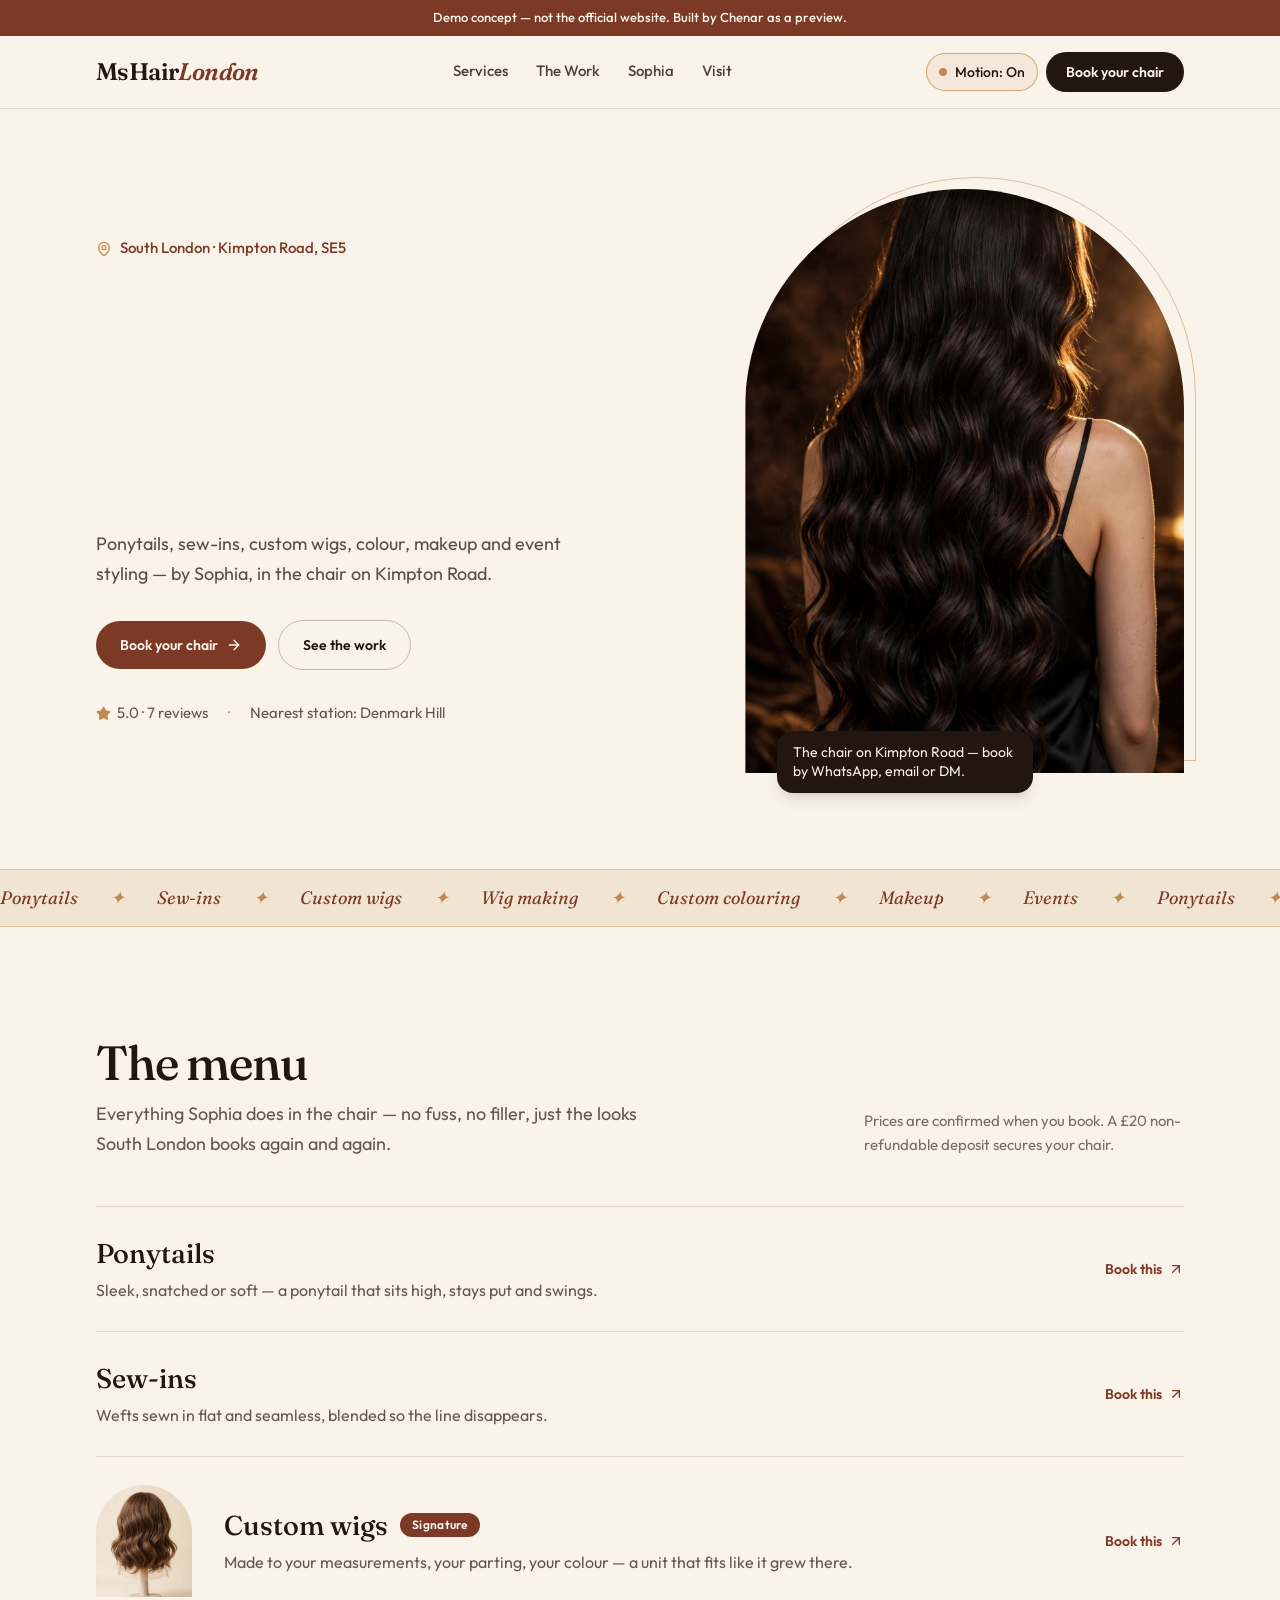
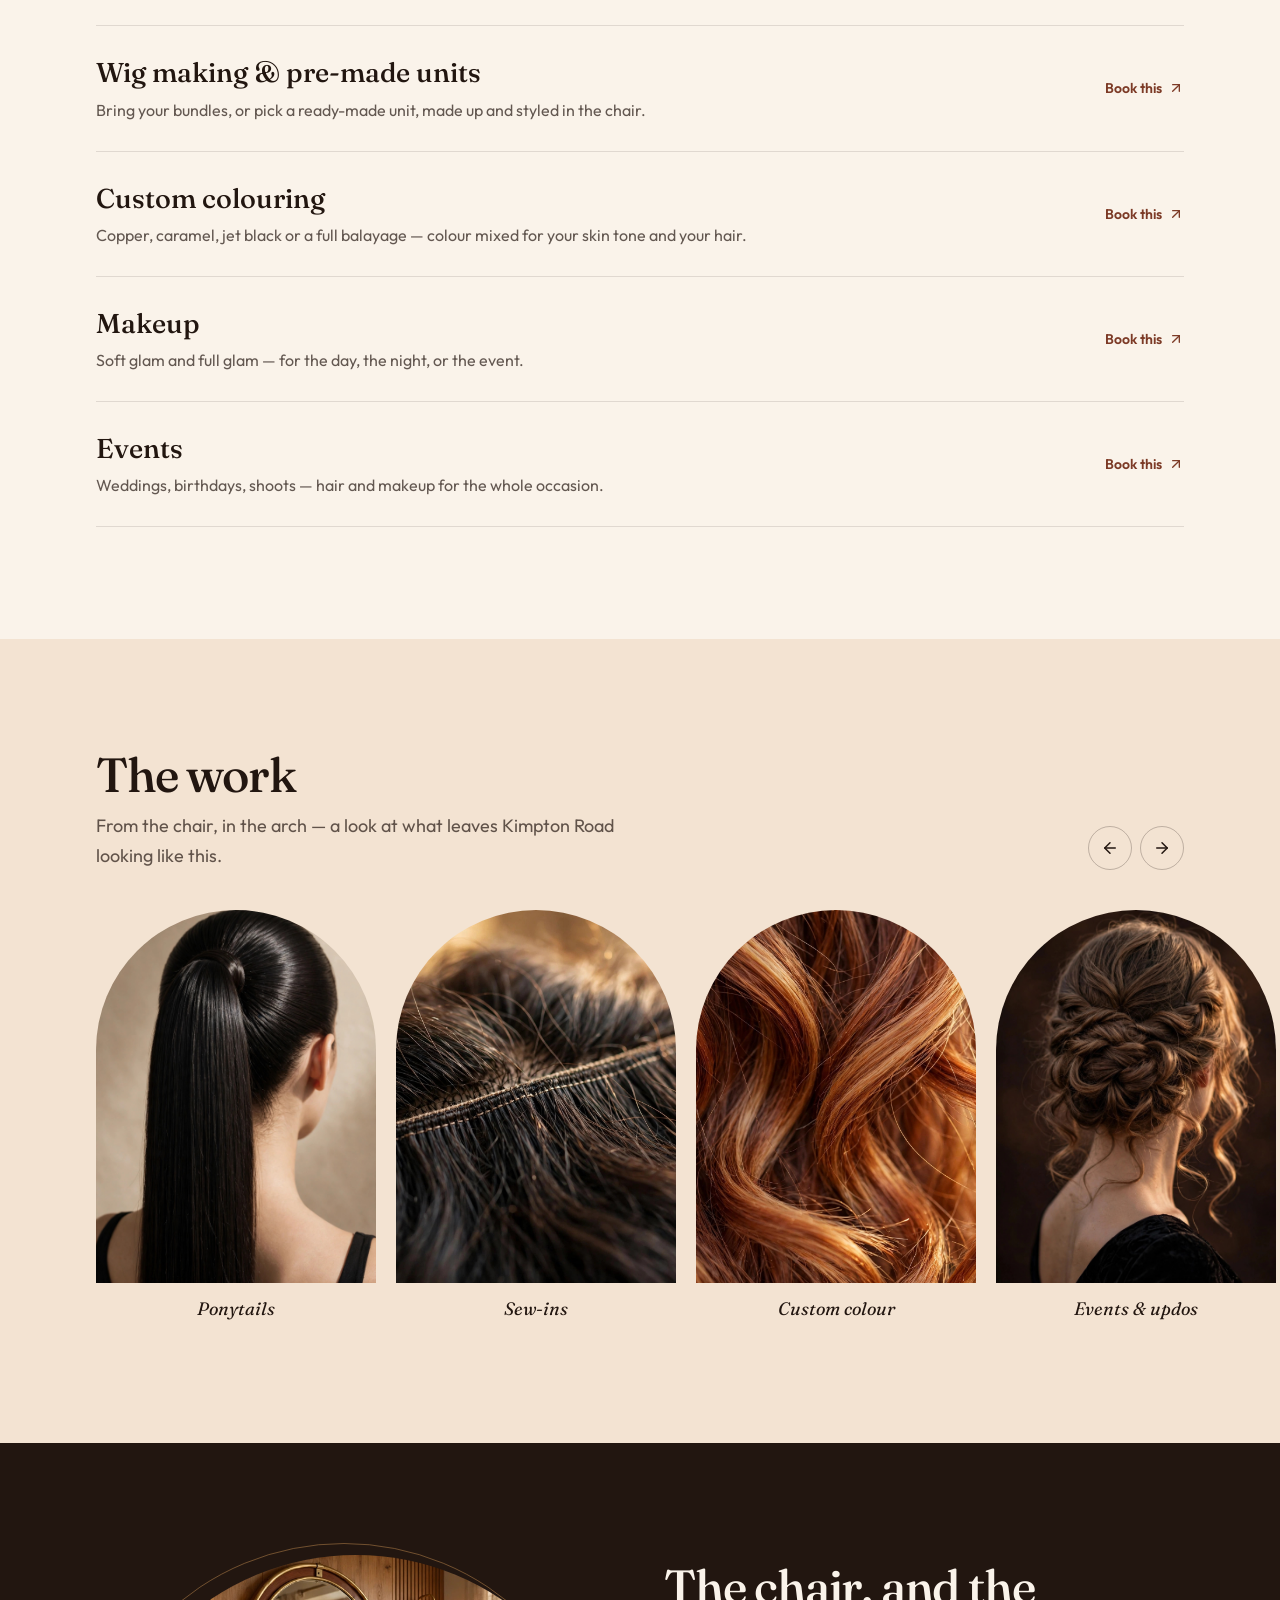
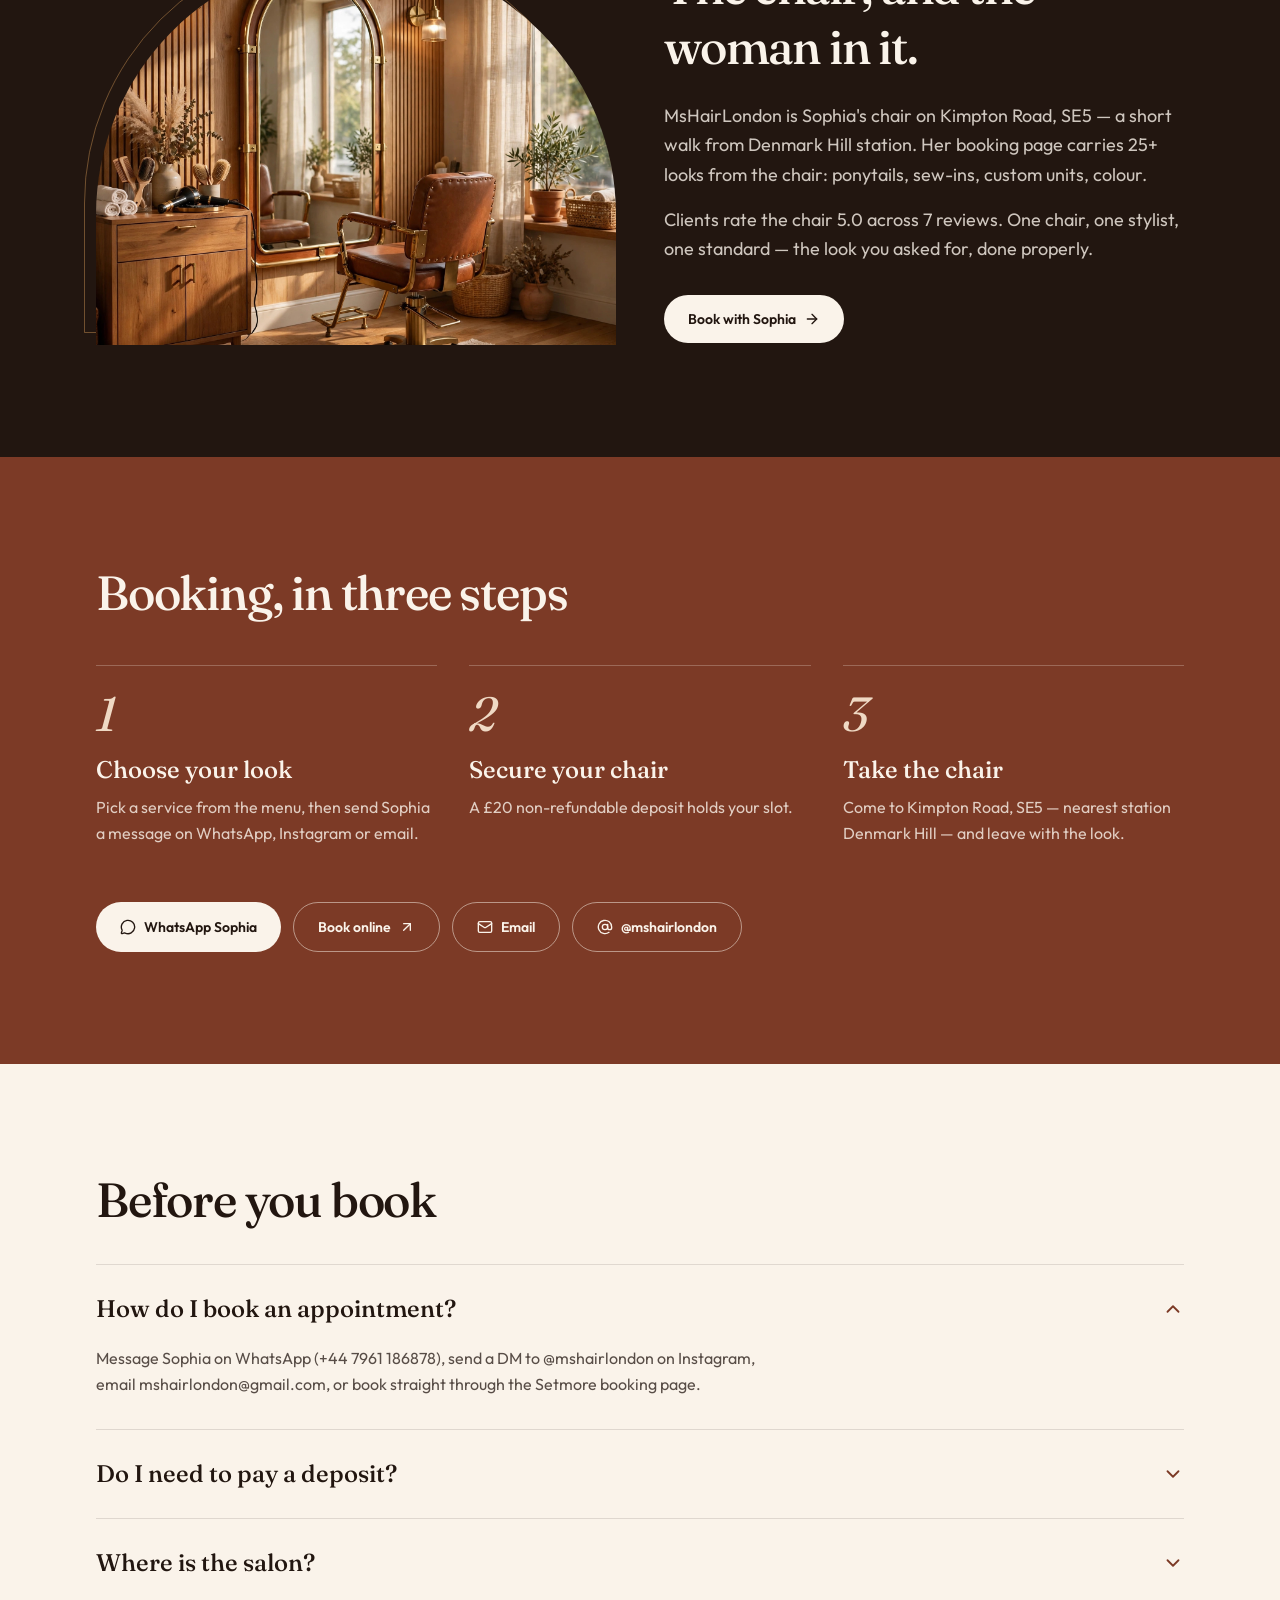
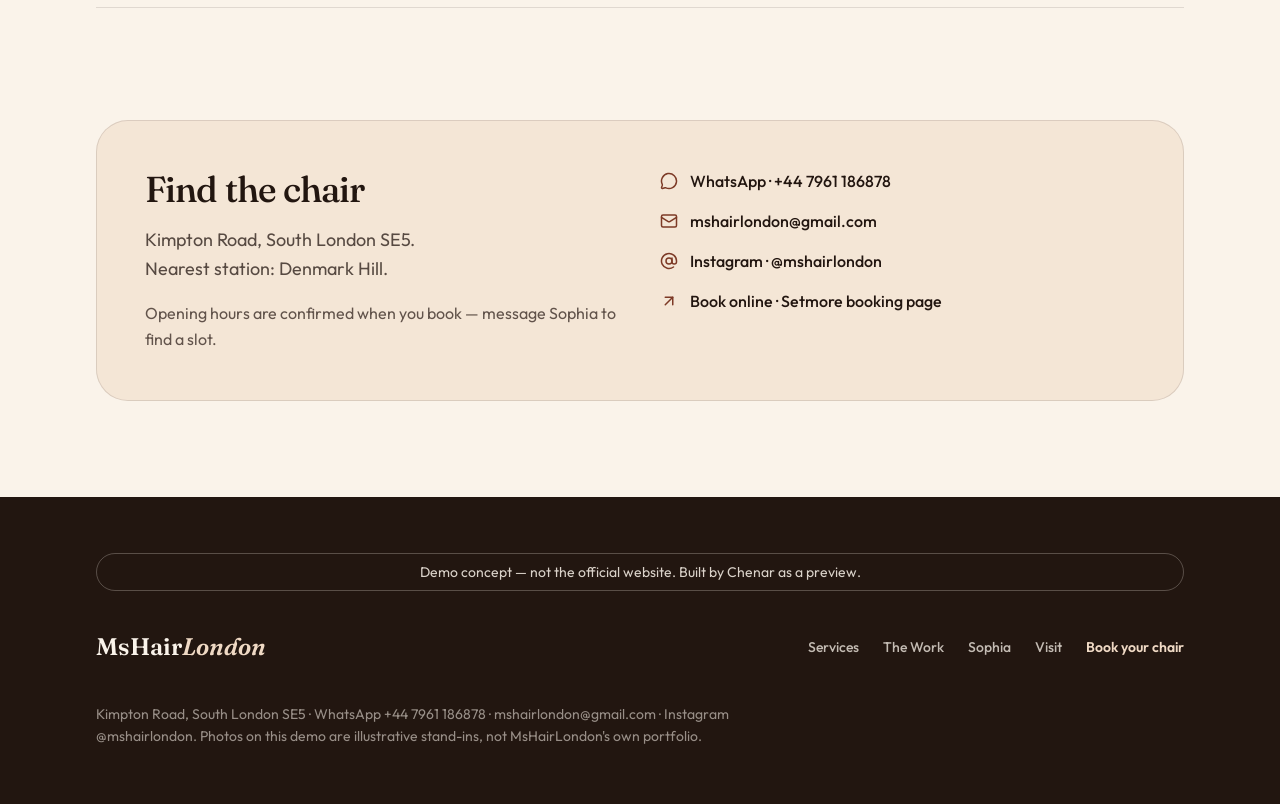
<file: mshairlondon/index.html>
<!doctype html>
<html lang="en">
  <head>
    <meta charset="UTF-8" />
    <link rel="icon" type="image/svg+xml" href="./favicon.svg" />
    <meta name="viewport" content="width=device-width, initial-scale=1.0" />
    <meta
      name="description"
      content="MsHairLondon — ponytails, sew-ins, custom wigs, colour, makeup and event styling by Sophia on Kimpton Road, South London SE5. Book your chair."
    />
    <link rel="preconnect" href="https://fonts.googleapis.com" />
    <link rel="preconnect" href="https://fonts.gstatic.com" crossorigin />
    <link
      href="https://fonts.googleapis.com/css2?family=Fraunces:ital,opsz,wght@0,9..144,400;0,9..144,500;0,9..144,600;1,9..144,400;1,9..144,500&family=Outfit:wght@400;500;600;700&display=swap"
      rel="stylesheet"
    />
    <title>MsHairLondon — Hair Salon, Kimpton Road, South London</title>
    <script type="module" crossorigin src="./assets/index-DSXI13bJ.js"></script>
    <link rel="stylesheet" crossorigin href="./assets/index-BR3vkloU.css">
  </head>
  <body>
    <div id="root"></div>
  </body>
</html>
</file>
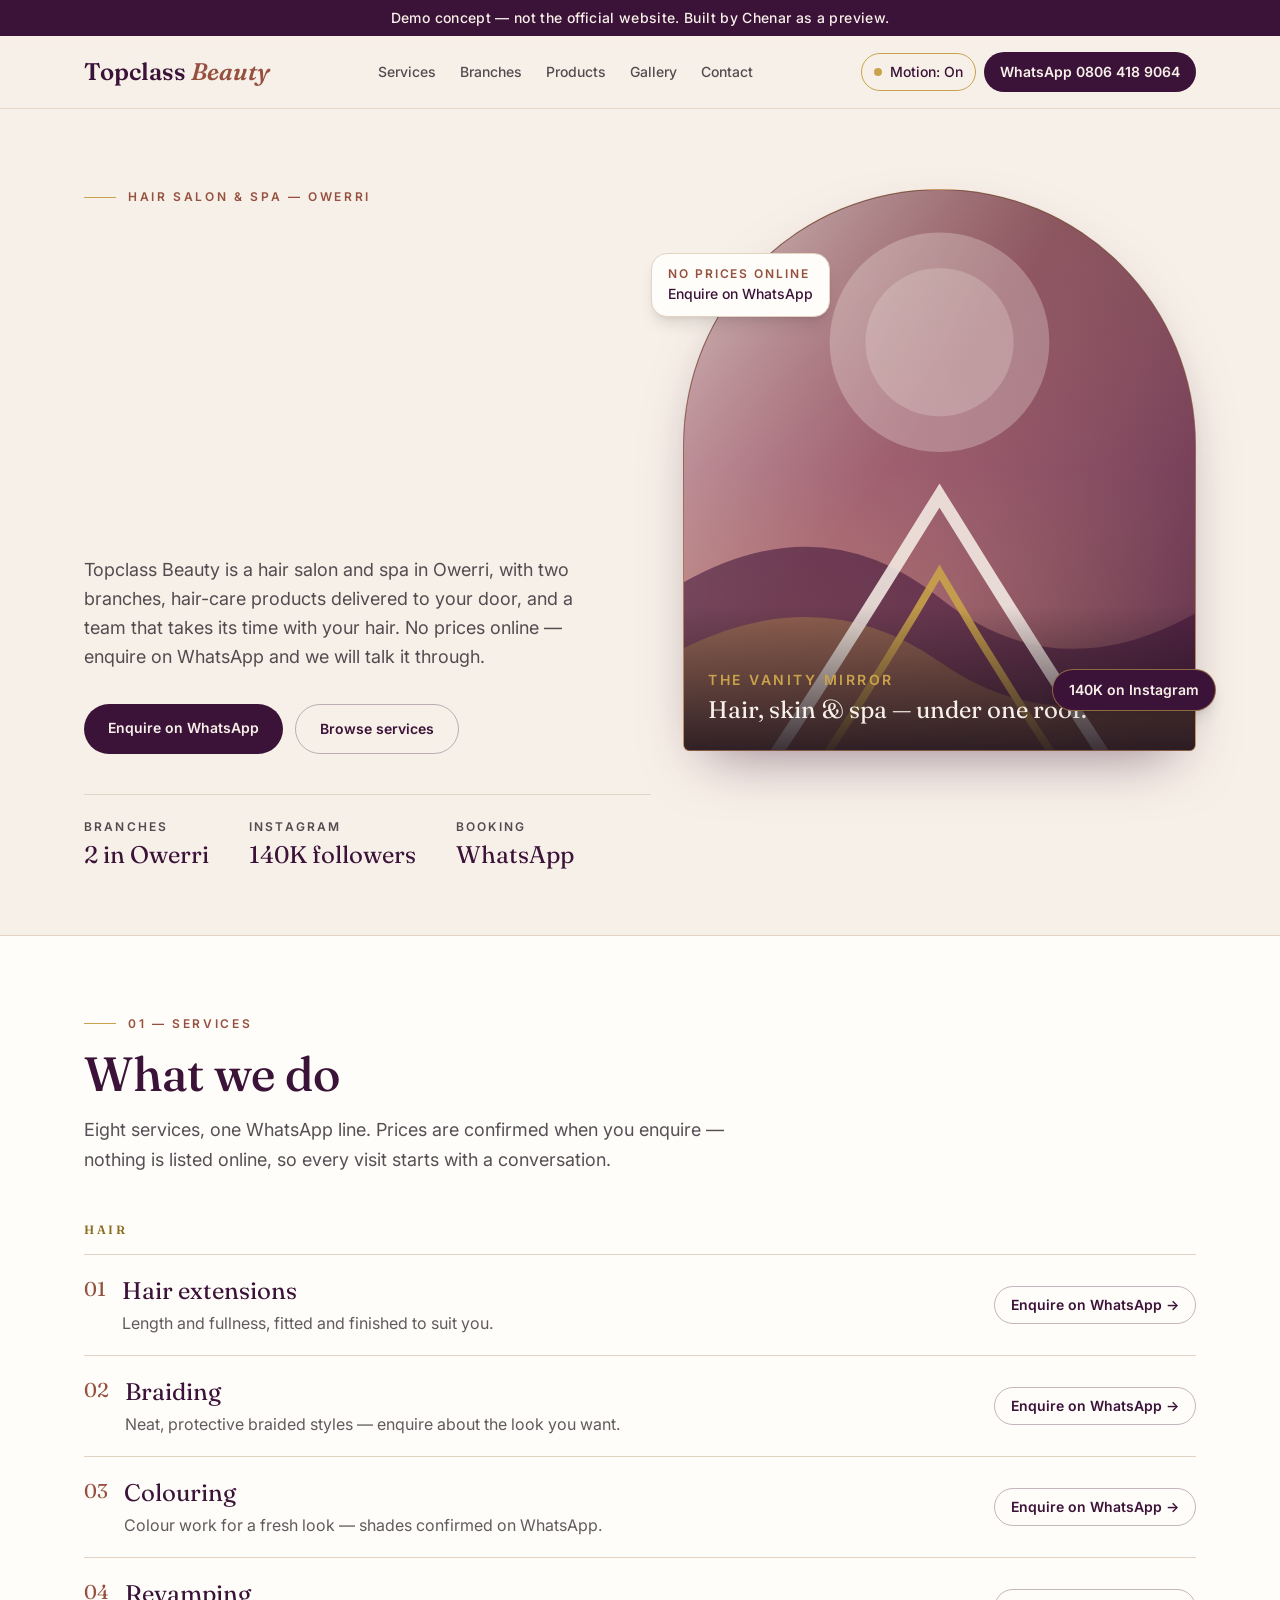
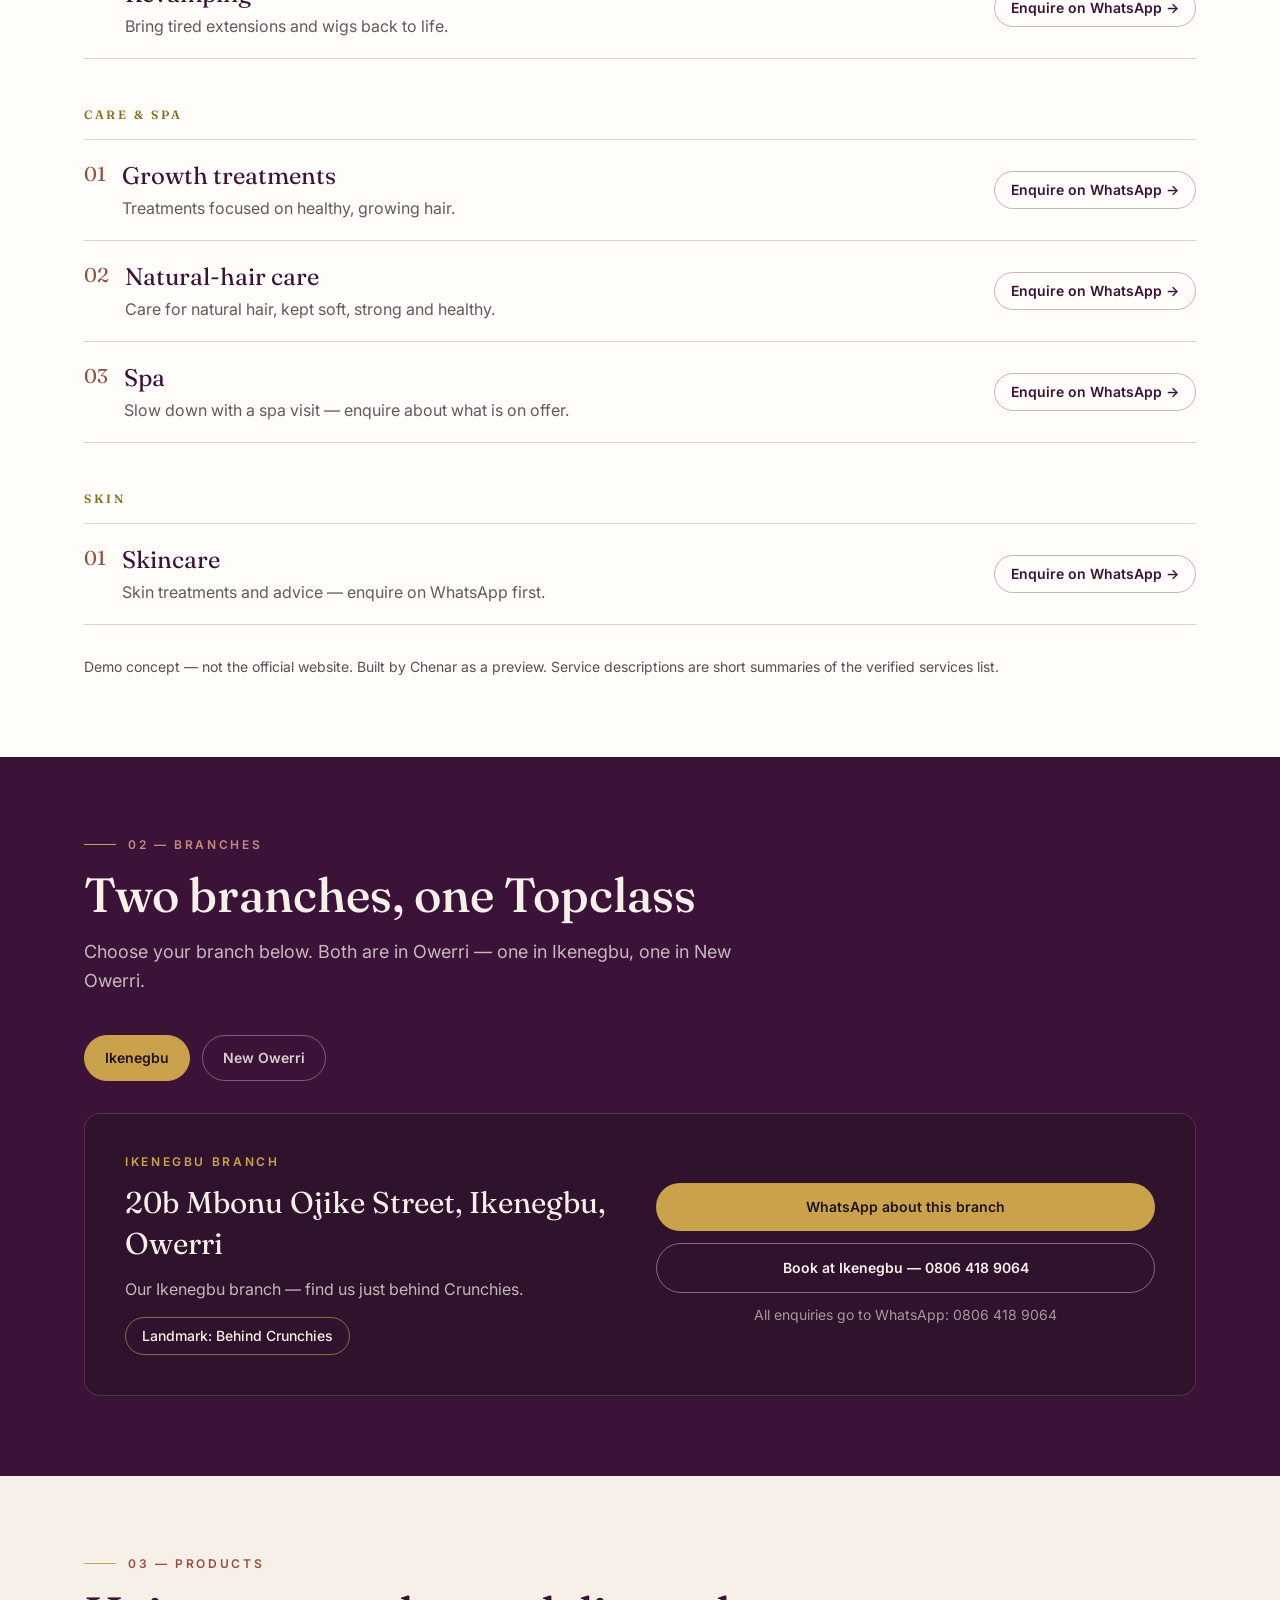
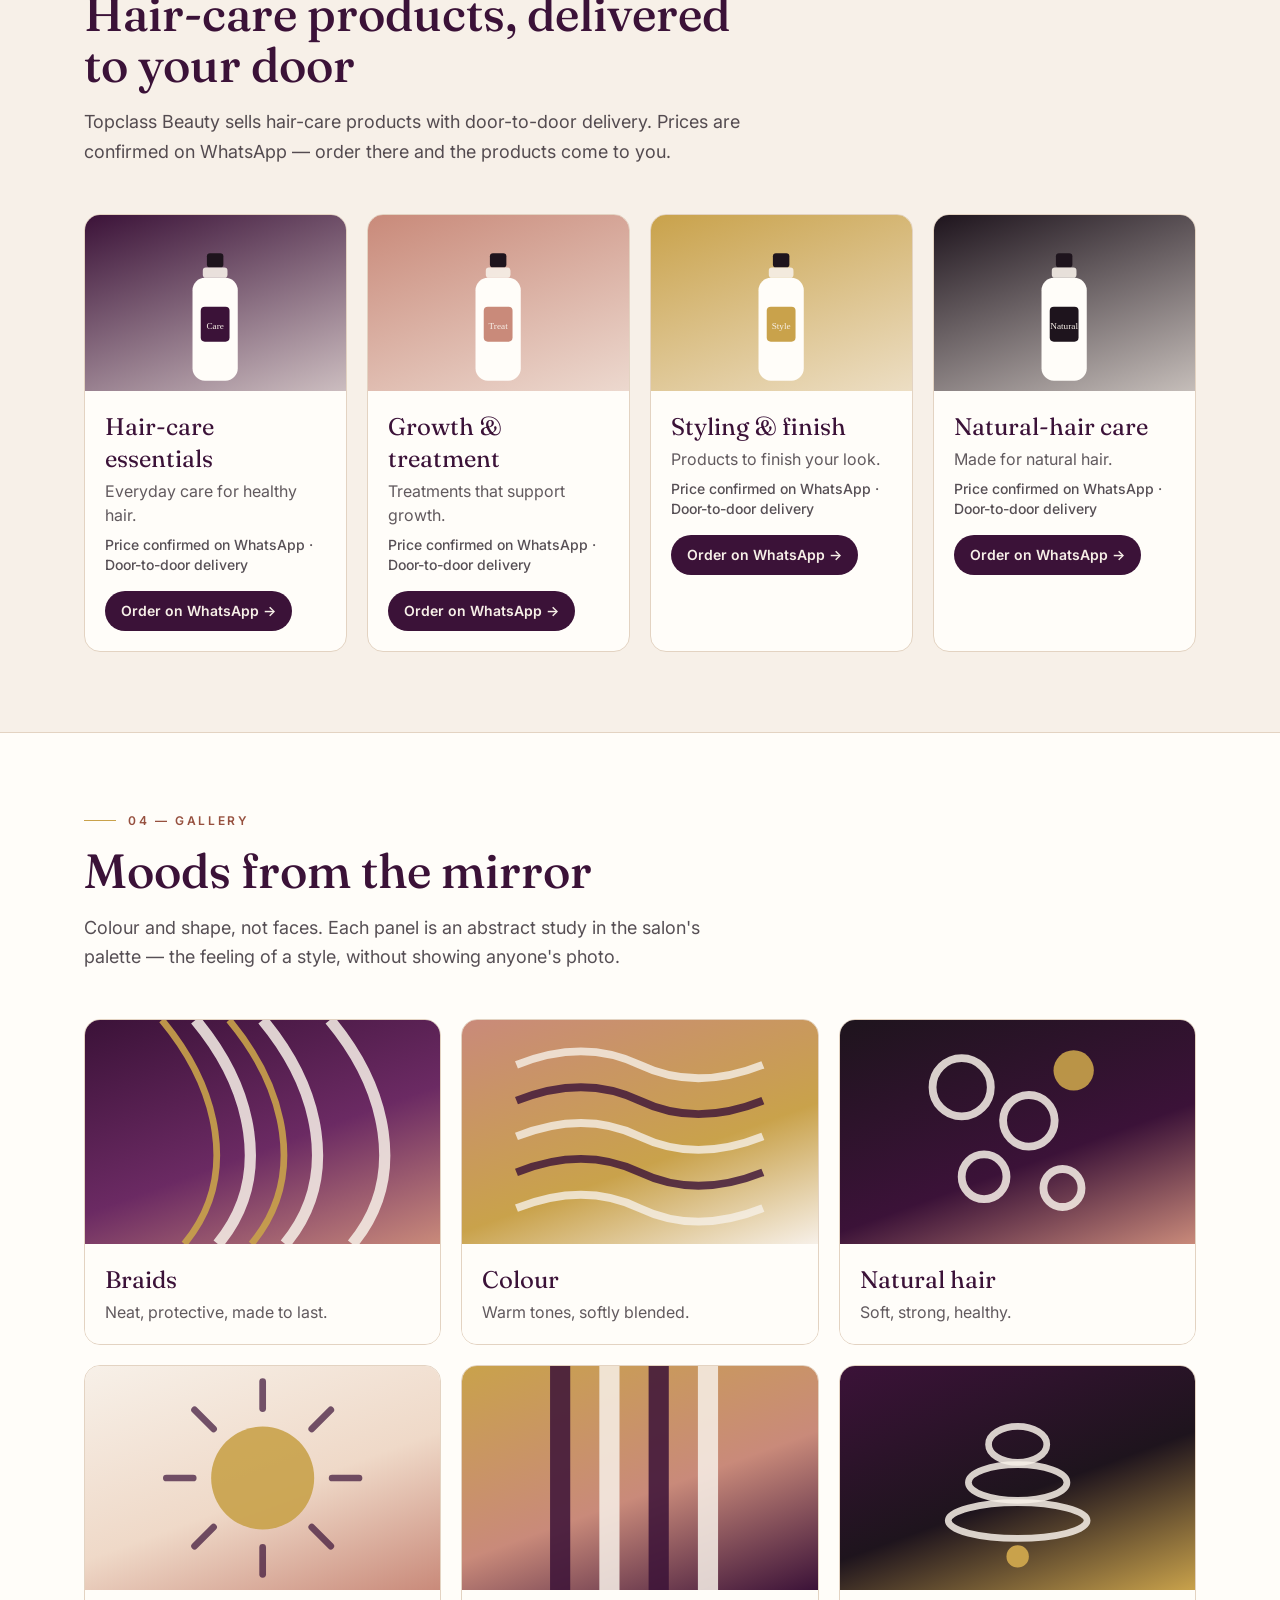
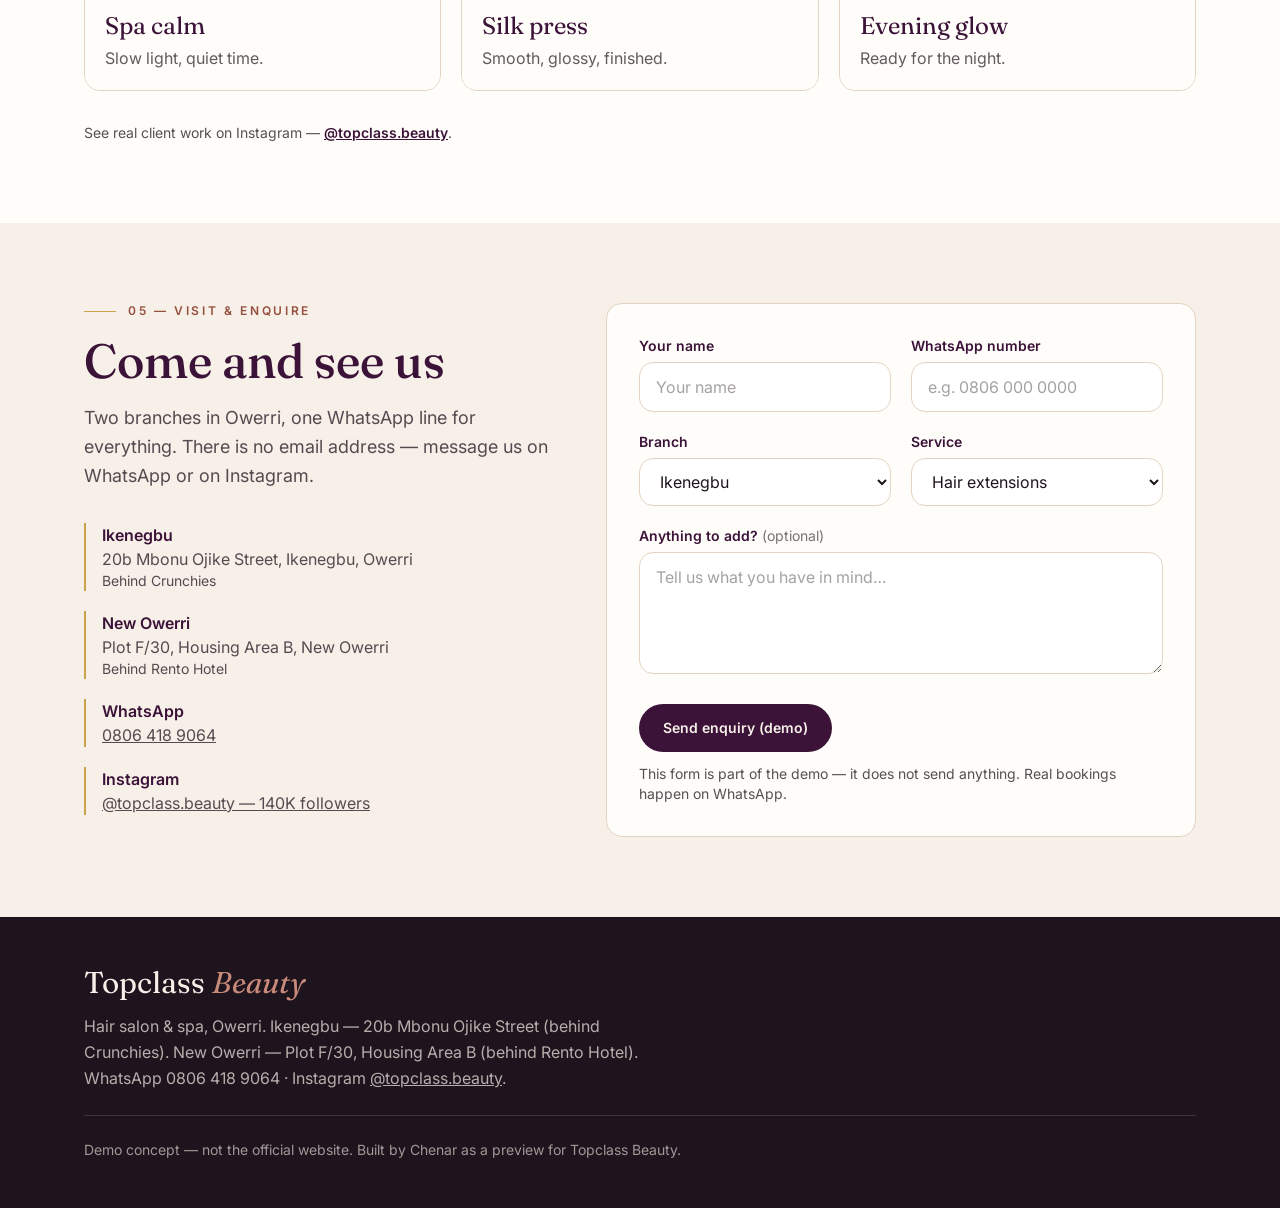
<file: topclass/index.html>
<!doctype html>
<html lang="en">
  <head>
    <meta charset="UTF-8" />
    <link rel="icon" type="image/svg+xml" href="./favicon.svg" />
    <meta name="viewport" content="width=device-width, initial-scale=1.0" />
    <meta
      name="description"
      content="Topclass Beauty — hair salon & spa in Owerri with two branches (Ikenegbu and New Owerri). Hair extensions, braiding, colouring, natural-hair care, skincare and spa. Enquire on WhatsApp. Demo concept, not the official website."
    />
    <link rel="preconnect" href="https://fonts.googleapis.com" />
    <link rel="preconnect" href="https://fonts.gstatic.com" crossorigin />
    <link
      href="https://fonts.googleapis.com/css2?family=Fraunces:ital,opsz,wght@0,9..144,400;0,9..144,500;0,9..144,600;1,9..144,400;1,9..144,500&family=Inter:wght@400;500;600;700&display=swap"
      rel="stylesheet"
    />
    <title>Topclass Beauty — Hair Salon &amp; Spa, Owerri | Demo concept</title>
    <script type="module" crossorigin src="./assets/index-CzfKzKHY.js"></script>
    <link rel="stylesheet" crossorigin href="./assets/index-tVAsjUol.css">
  </head>
  <body>
    <div id="root"></div>
  </body>
</html>
</file>
<file: bahamas/assets/index-BKRCULo1.css>
@import "https://fonts.googleapis.com/css2?family=Fraunces:opsz,wght@9..144,400;9..144,600;9..144,700;9..144,900&family=Manrope:wght@400;500;600;700;800&display=swap";@layer components;@layer properties{@supports (((-webkit-hyphens:none)) and (not (margin-trim:block))) or ((-moz-orient:inline) and (not (color:rgb(from red r g b)))){*,:before,:after,::backdrop{--tw-rotate-x:initial;--tw-rotate-y:initial;--tw-rotate-z:initial;--tw-skew-x:initial;--tw-skew-y:initial;--tw-space-y-reverse:0;--tw-border-style:solid;--tw-gradient-position:initial;--tw-gradient-from:#0000;--tw-gradient-via:#0000;--tw-gradient-to:#0000;--tw-gradient-stops:initial;--tw-gradient-via-stops:initial;--tw-gradient-from-position:0%;--tw-gradient-via-position:50%;--tw-gradient-to-position:100%;--tw-leading:initial;--tw-font-weight:initial;--tw-tracking:initial;--tw-shadow:0 0 #0000;--tw-shadow-color:initial;--tw-shadow-alpha:100%;--tw-inset-shadow:0 0 #0000;--tw-inset-shadow-color:initial;--tw-inset-shadow-alpha:100%;--tw-ring-color:initial;--tw-ring-shadow:0 0 #0000;--tw-inset-ring-color:initial;--tw-inset-ring-shadow:0 0 #0000;--tw-ring-inset:initial;--tw-ring-offset-width:0px;--tw-ring-offset-color:#fff;--tw-ring-offset-shadow:0 0 #0000;--tw-outline-style:solid;--tw-blur:initial;--tw-brightness:initial;--tw-contrast:initial;--tw-grayscale:initial;--tw-hue-rotate:initial;--tw-invert:initial;--tw-opacity:initial;--tw-saturate:initial;--tw-sepia:initial;--tw-drop-shadow:initial;--tw-drop-shadow-color:initial;--tw-drop-shadow-alpha:100%;--tw-drop-shadow-size:initial;--tw-backdrop-blur:initial;--tw-backdrop-brightness:initial;--tw-backdrop-contrast:initial;--tw-backdrop-grayscale:initial;--tw-backdrop-hue-rotate:initial;--tw-backdrop-invert:initial;--tw-backdrop-opacity:initial;--tw-backdrop-saturate:initial;--tw-backdrop-sepia:initial;--tw-duration:initial;--tw-scale-x:1;--tw-scale-y:1;--tw-scale-z:1;--tw-animation-delay:0s;--tw-animation-direction:normal;--tw-animation-duration:initial;--tw-animation-fill-mode:none;--tw-animation-iteration-count:1;--tw-enter-blur:0;--tw-enter-opacity:1;--tw-enter-rotate:0;--tw-enter-scale:1;--tw-enter-translate-x:0;--tw-enter-translate-y:0;--tw-exit-blur:0;--tw-exit-opacity:1;--tw-exit-rotate:0;--tw-exit-scale:1;--tw-exit-translate-x:0;--tw-exit-translate-y:0}}}@layer theme{:root,:host{--font-sans:"Manrope", ui-sans-serif, system-ui, sans-serif;--font-mono:ui-monospace, SFMono-Regular, Menlo, Monaco, Consolas, "Liberation Mono", "Courier New", monospace;--color-white:#fff;--spacing:.25rem;--container-sm:24rem;--container-xl:36rem;--container-2xl:42rem;--container-3xl:48rem;--container-7xl:80rem;--text-xs:.75rem;--text-xs--line-height:calc(1 / .75);--text-sm:.875rem;--text-sm--line-height:calc(1.25 / .875);--text-base:1rem;--text-base--line-height:calc(1.5 / 1);--text-lg:1.125rem;--text-lg--line-height:calc(1.75 / 1.125);--text-xl:1.25rem;--text-xl--line-height:calc(1.75 / 1.25);--text-2xl:1.5rem;--text-2xl--line-height:calc(2 / 1.5);--text-3xl:1.875rem;--text-3xl--line-height:calc(2.25 / 1.875);--text-4xl:2.25rem;--text-4xl--line-height:calc(2.5 / 2.25);--text-5xl:3rem;--text-5xl--line-height:1;--text-6xl:3.75rem;--text-6xl--line-height:1;--font-weight-medium:500;--font-weight-semibold:600;--font-weight-bold:700;--font-weight-black:900;--tracking-tight:-.025em;--tracking-wide:.025em;--tracking-wider:.05em;--tracking-widest:.1em;--leading-tight:1.25;--leading-snug:1.375;--leading-relaxed:1.625;--radius-3xl:1.5rem;--blur-sm:8px;--blur-md:12px;--default-transition-duration:.15s;--default-transition-timing-function:cubic-bezier(.4, 0, .2, 1);--default-font-family:var(--font-sans);--default-mono-font-family:var(--font-mono);--color-ink:#141210;--color-coal:#211d19;--color-cream:#f6efe3;--color-peach:#f2a65a;--color-gold:#c89b5d;--color-palm:#3e5c46;--font-display:"Fraunces", Georgia, serif}}@layer base{*,:after,:before,::backdrop{box-sizing:border-box;border:0 solid;margin:0;padding:0}::file-selector-button{box-sizing:border-box;border:0 solid;margin:0;padding:0}html,:host{-webkit-text-size-adjust:100%;tab-size:4;line-height:1.5;font-family:var(--default-font-family,-apple-system, BlinkMacSystemFont, "Segoe UI", Roboto, "Helvetica Neue", "Noto Sans", Arial, sans-serif, "Apple Color Emoji", "Segoe UI Emoji", "Segoe UI Symbol", "Noto Color Emoji");font-feature-settings:var(--default-font-feature-settings,normal);font-variation-settings:var(--default-font-variation-settings,normal);-webkit-tap-highlight-color:transparent}hr{height:0;color:inherit;border-top-width:1px}abbr:where([title]){-webkit-text-decoration:underline dotted;text-decoration:underline dotted}h1,h2,h3,h4,h5,h6{font-size:inherit;font-weight:inherit}a{color:inherit;-webkit-text-decoration:inherit;-webkit-text-decoration:inherit;-webkit-text-decoration:inherit;-webkit-text-decoration:inherit;text-decoration:inherit}b,strong{font-weight:bolder}code,kbd,samp,pre{font-family:var(--default-mono-font-family,ui-monospace, SFMono-Regular, Menlo, Monaco, Consolas, "Liberation Mono", "Courier New", monospace);font-feature-settings:var(--default-mono-font-feature-settings,normal);font-variation-settings:var(--default-mono-font-variation-settings,normal);font-size:1em}small{font-size:80%}sub,sup{vertical-align:baseline;font-size:75%;line-height:0;position:relative}sub{bottom:-.25em}sup{top:-.5em}table{text-indent:0;border-color:inherit;border-collapse:collapse}:-moz-focusring:where(:not(iframe)){outline:auto}progress{vertical-align:baseline}summary{display:list-item}ol,ul,menu{list-style:none}img,svg,video,canvas,audio,iframe,embed,object{vertical-align:middle;display:block}img,video{max-width:100%;height:auto}button,input,select,optgroup,textarea{font:inherit;font-feature-settings:inherit;font-variation-settings:inherit;letter-spacing:inherit;color:inherit;opacity:1;background-color:#0000;border-radius:0}::file-selector-button{font:inherit;font-feature-settings:inherit;font-variation-settings:inherit;letter-spacing:inherit;color:inherit;opacity:1;background-color:#0000;border-radius:0}:where(select:is([multiple],[size])) optgroup{font-weight:bolder}:where(select:is([multiple],[size])) optgroup option{padding-inline-start:20px}::file-selector-button{margin-inline-end:4px}::placeholder{opacity:1}@supports (not ((-webkit-appearance:-apple-pay-button))) or (contain-intrinsic-size:1px){::placeholder{color:currentColor}@supports (color:color-mix(in lab, red, red)){::placeholder{color:color-mix(in oklab, currentcolor 50%, transparent)}}}textarea{resize:vertical}::-webkit-search-decoration{-webkit-appearance:none}::-webkit-date-and-time-value{min-height:1lh;text-align:inherit}::-webkit-datetime-edit{display:inline-flex}::-webkit-datetime-edit-fields-wrapper{padding:0}::-webkit-datetime-edit{padding-block:0}::-webkit-datetime-edit-year-field{padding-block:0}::-webkit-datetime-edit-month-field{padding-block:0}::-webkit-datetime-edit-day-field{padding-block:0}::-webkit-datetime-edit-hour-field{padding-block:0}::-webkit-datetime-edit-minute-field{padding-block:0}::-webkit-datetime-edit-second-field{padding-block:0}::-webkit-datetime-edit-millisecond-field{padding-block:0}::-webkit-datetime-edit-meridiem-field{padding-block:0}::-webkit-calendar-picker-indicator{line-height:1}:-moz-ui-invalid{box-shadow:none}button,input:where([type=button],[type=reset],[type=submit]){appearance:button}::file-selector-button{appearance:button}::-webkit-inner-spin-button{height:auto}::-webkit-outer-spin-button{height:auto}[hidden]:where(:not([hidden=until-found])){display:none!important}}@layer utilities{.pointer-events-none{pointer-events:none}.visible{visibility:visible}.sr-only{clip-path:inset(50%);white-space:nowrap;border-width:0;width:1px;height:1px;margin:-1px;padding:0;position:absolute;overflow:hidden}.absolute{position:absolute}.fixed{position:fixed}.relative{position:relative}.static{position:static}.sticky{position:sticky}.inset-0{inset:0}.inset-x-0{inset-inline:0}.top-0{top:0}.top-3{top:calc(var(--spacing) * 3)}.top-4{top:calc(var(--spacing) * 4)}.top-\[calc\(50\%-22px\)\]{top:calc(50% - 22px)}.right-0{right:0}.right-4{right:calc(var(--spacing) * 4)}.bottom-0{bottom:0}.left-0{left:0}.left-3{left:calc(var(--spacing) * 3)}.left-4{left:calc(var(--spacing) * 4)}.isolate{isolation:isolate}.-z-10{z-index:calc(10 * -1)}.z-50{z-index:50}.z-\[1\]{z-index:1}.z-\[2\]{z-index:2}.z-\[3\]{z-index:3}.z-\[5\]{z-index:5}.z-\[6\]{z-index:6}.z-\[7\]{z-index:7}.z-\[1000\]{z-index:1000}.col-start-2{grid-column-start:2}.container{width:100%}@media (width>=40rem){.container{max-width:40rem}}@media (width>=48rem){.container{max-width:48rem}}@media (width>=64rem){.container{max-width:64rem}}@media (width>=80rem){.container{max-width:80rem}}@media (width>=96rem){.container{max-width:96rem}}.m-0{margin:0}.m-auto{margin:auto}.mx-auto{margin-inline:auto}.mt-0\.5{margin-top:calc(var(--spacing) * .5)}.mt-1{margin-top:var(--spacing)}.mt-2{margin-top:calc(var(--spacing) * 2)}.mt-3{margin-top:calc(var(--spacing) * 3)}.mt-4{margin-top:calc(var(--spacing) * 4)}.mt-5{margin-top:calc(var(--spacing) * 5)}.mt-6{margin-top:calc(var(--spacing) * 6)}.mt-7{margin-top:calc(var(--spacing) * 7)}.mt-8{margin-top:calc(var(--spacing) * 8)}.mt-10{margin-top:calc(var(--spacing) * 10)}.mt-12{margin-top:calc(var(--spacing) * 12)}.mt-20{margin-top:calc(var(--spacing) * 20)}.mb-4{margin-bottom:calc(var(--spacing) * 4)}.ml-3\.5{margin-left:calc(var(--spacing) * 3.5)}.box-border{box-sizing:border-box}.block{display:block}.flex{display:flex}.grid{display:grid}.hidden{display:none}.inline{display:inline}.inline-block{display:inline-block}.inline-flex{display:inline-flex}.aspect-\[4\/5\]{aspect-ratio:4/5}.aspect-\[16\/10\]{aspect-ratio:16/10}.aspect-square{aspect-ratio:1}.h-1{height:var(--spacing)}.h-2{height:calc(var(--spacing) * 2)}.h-3\/4{height:75%}.h-4{height:calc(var(--spacing) * 4)}.h-5{height:calc(var(--spacing) * 5)}.h-10{height:calc(var(--spacing) * 10)}.h-11{height:calc(var(--spacing) * 11)}.h-48{height:calc(var(--spacing) * 48)}.h-56{height:calc(var(--spacing) * 56)}.h-full{height:100%}.max-h-full{max-height:100%}.min-h-\[70vh\]{min-height:70vh}.min-h-\[88vh\]{min-height:88vh}.min-h-screen{min-height:100vh}.w-2{width:calc(var(--spacing) * 2)}.w-3\/4{width:75%}.w-4{width:calc(var(--spacing) * 4)}.w-5{width:calc(var(--spacing) * 5)}.w-10{width:calc(var(--spacing) * 10)}.w-11{width:calc(var(--spacing) * 11)}.w-24{width:calc(var(--spacing) * 24)}.w-full{width:100%}.max-w-2xl{max-width:var(--container-2xl)}.max-w-3xl{max-width:var(--container-3xl)}.max-w-7xl{max-width:var(--container-7xl)}.max-w-full{max-width:100%}.max-w-none{max-width:none}.max-w-sm{max-width:var(--container-sm)}.max-w-xl{max-width:var(--container-xl)}.min-w-0{min-width:0}.flex-1{flex:1}.flex-shrink-0,.shrink-0{flex-shrink:0}.\[transform-origin\:0_0\],.origin-top-left{transform-origin:0 0}.\[transform\:perspective\(900px\)_rotateX\(var\(--masonry-tilt-x\,0deg\)\)_rotateY\(var\(--masonry-tilt-y\,0deg\)\)_translateY\(var\(--masonry-lift\,0px\)\)_scale\(var\(--masonry-scale\,1\)\)\]{transform:perspective(900px) rotateX(var(--masonry-tilt-x,0deg)) rotateY(var(--masonry-tilt-y,0deg)) translateY(var(--masonry-lift,0px)) scale(var(--masonry-scale,1))}.\[transform\:rotateY\(180deg\)\]{transform:rotateY(180deg)}.transform{transform:var(--tw-rotate-x, ) var(--tw-rotate-y, ) var(--tw-rotate-z, ) var(--tw-skew-x, ) var(--tw-skew-y, )}.cursor-pointer{cursor:pointer}.cursor-zoom-out{cursor:zoom-out}.\[touch-action\:pan-y_pinch-zoom\]{touch-action:pan-y pinch-zoom}.resize{resize:both}.list-disc{list-style-type:disc}.grid-cols-1{grid-template-columns:repeat(1,minmax(0,1fr))}.grid-cols-2{grid-template-columns:repeat(2,minmax(0,1fr))}.grid-cols-\[auto_1fr\]{grid-template-columns:auto 1fr}.flex-col{flex-direction:column}.flex-wrap{flex-wrap:wrap}.place-items-center{place-items:center}.items-baseline{align-items:baseline}.items-center{align-items:center}.items-end{align-items:flex-end}.items-start{align-items:flex-start}.justify-between{justify-content:space-between}.justify-center{justify-content:center}.justify-end{justify-content:flex-end}.gap-0{gap:0}.gap-0\.5{gap:calc(var(--spacing) * .5)}.gap-1{gap:var(--spacing)}.gap-2{gap:calc(var(--spacing) * 2)}.gap-3{gap:calc(var(--spacing) * 3)}.gap-3\.5{gap:calc(var(--spacing) * 3.5)}.gap-4{gap:calc(var(--spacing) * 4)}.gap-5{gap:calc(var(--spacing) * 5)}.gap-6{gap:calc(var(--spacing) * 6)}.gap-8{gap:calc(var(--spacing) * 8)}.gap-10{gap:calc(var(--spacing) * 10)}:where(.space-y-1>:not(:last-child)){--tw-space-y-reverse:0;margin-block-start:calc(var(--spacing) * var(--tw-space-y-reverse));margin-block-end:calc(var(--spacing) * calc(1 - var(--tw-space-y-reverse)))}:where(.space-y-2>:not(:last-child)){--tw-space-y-reverse:0;margin-block-start:calc(calc(var(--spacing) * 2) * var(--tw-space-y-reverse));margin-block-end:calc(calc(var(--spacing) * 2) * calc(1 - var(--tw-space-y-reverse)))}:where(.space-y-3>:not(:last-child)){--tw-space-y-reverse:0;margin-block-start:calc(calc(var(--spacing) * 3) * var(--tw-space-y-reverse));margin-block-end:calc(calc(var(--spacing) * 3) * calc(1 - var(--tw-space-y-reverse)))}:where(.space-y-4>:not(:last-child)){--tw-space-y-reverse:0;margin-block-start:calc(calc(var(--spacing) * 4) * var(--tw-space-y-reverse));margin-block-end:calc(calc(var(--spacing) * 4) * calc(1 - var(--tw-space-y-reverse)))}:where(.space-y-5>:not(:last-child)){--tw-space-y-reverse:0;margin-block-start:calc(calc(var(--spacing) * 5) * var(--tw-space-y-reverse));margin-block-end:calc(calc(var(--spacing) * 5) * calc(1 - var(--tw-space-y-reverse)))}.gap-x-4{column-gap:calc(var(--spacing) * 4)}.gap-y-1{row-gap:var(--spacing)}.overflow-hidden{overflow:hidden}.overflow-visible{overflow:visible}.overflow-x-auto{overflow-x:auto}.overflow-x-clip{overflow-x:clip}.rounded{border-radius:.25rem}.rounded-3xl{border-radius:var(--radius-3xl)}.rounded-\[7px\]{border-radius:7px}.rounded-\[inherit\]{border-radius:inherit}.rounded-\[var\(--masonry-radius\,12px\)\]{border-radius:var(--masonry-radius,12px)}.rounded-\[var\(--tc-radius\)\]{border-radius:var(--tc-radius)}.rounded-full{border-radius:2147483647px}.border{border-style:var(--tw-border-style);border-width:1px}.border-0{border-style:var(--tw-border-style);border-width:0}.border-t{border-top-style:var(--tw-border-style);border-top-width:1px}.border-b{border-bottom-style:var(--tw-border-style);border-bottom-width:1px}.border-b-2{border-bottom-style:var(--tw-border-style);border-bottom-width:2px}.border-l-2{border-left-style:var(--tw-border-style);border-left-width:2px}.border-cream\/10{border-color:#f6efe31a}@supports (color:color-mix(in lab, red, red)){.border-cream\/10{border-color:color-mix(in oklab, var(--color-cream) 10%, transparent)}}.border-cream\/15{border-color:#f6efe326}@supports (color:color-mix(in lab, red, red)){.border-cream\/15{border-color:color-mix(in oklab, var(--color-cream) 15%, transparent)}}.border-cream\/25{border-color:#f6efe340}@supports (color:color-mix(in lab, red, red)){.border-cream\/25{border-color:color-mix(in oklab, var(--color-cream) 25%, transparent)}}.border-cream\/30{border-color:#f6efe34d}@supports (color:color-mix(in lab, red, red)){.border-cream\/30{border-color:color-mix(in oklab, var(--color-cream) 30%, transparent)}}.border-cream\/40{border-color:#f6efe366}@supports (color:color-mix(in lab, red, red)){.border-cream\/40{border-color:color-mix(in oklab, var(--color-cream) 40%, transparent)}}.border-cream\/60{border-color:#f6efe399}@supports (color:color-mix(in lab, red, red)){.border-cream\/60{border-color:color-mix(in oklab, var(--color-cream) 60%, transparent)}}.border-gold\/40{border-color:#c89b5d66}@supports (color:color-mix(in lab, red, red)){.border-gold\/40{border-color:color-mix(in oklab, var(--color-gold) 40%, transparent)}}.border-gold\/50{border-color:#c89b5d80}@supports (color:color-mix(in lab, red, red)){.border-gold\/50{border-color:color-mix(in oklab, var(--color-gold) 50%, transparent)}}.border-peach{border-color:var(--color-peach)}.border-peach\/60{border-color:#f2a65a99}@supports (color:color-mix(in lab, red, red)){.border-peach\/60{border-color:color-mix(in oklab, var(--color-peach) 60%, transparent)}}.\[background-color\:var\(--spotlight-card-surface\)\]{background-color:var(--spotlight-card-surface)}.bg-\[rgba\(9\,9\,11\,0\.9\)\]{background-color:#09090be6}.bg-\[rgba\(127\,127\,127\,0\.14\)\]{background-color:#7f7f7f24}.bg-\[var\(--tc-shadow-color\,rgba\(0\,0\,0\,0\.55\)\)\]{background-color:var(--tc-shadow-color,#0000008c)}.bg-coal{background-color:var(--color-coal)}.bg-coal\/95{background-color:#211d19f2}@supports (color:color-mix(in lab, red, red)){.bg-coal\/95{background-color:color-mix(in oklab, var(--color-coal) 95%, transparent)}}.bg-cream\/40{background-color:#f6efe366}@supports (color:color-mix(in lab, red, red)){.bg-cream\/40{background-color:color-mix(in oklab, var(--color-cream) 40%, transparent)}}.bg-gold{background-color:var(--color-gold)}.bg-ink{background-color:var(--color-ink)}.bg-ink\/50{background-color:#14121080}@supports (color:color-mix(in lab, red, red)){.bg-ink\/50{background-color:color-mix(in oklab, var(--color-ink) 50%, transparent)}}.bg-ink\/70{background-color:#141210b3}@supports (color:color-mix(in lab, red, red)){.bg-ink\/70{background-color:color-mix(in oklab, var(--color-ink) 70%, transparent)}}.bg-ink\/80{background-color:#141210cc}@supports (color:color-mix(in lab, red, red)){.bg-ink\/80{background-color:color-mix(in oklab, var(--color-ink) 80%, transparent)}}.bg-ink\/90{background-color:#141210e6}@supports (color:color-mix(in lab, red, red)){.bg-ink\/90{background-color:color-mix(in oklab, var(--color-ink) 90%, transparent)}}.bg-palm\/40{background-color:#3e5c4666}@supports (color:color-mix(in lab, red, red)){.bg-palm\/40{background-color:color-mix(in oklab, var(--color-palm) 40%, transparent)}}.bg-peach{background-color:var(--color-peach)}.bg-transparent{background-color:#0000}.bg-white{background-color:var(--color-white)}.bg-white\/8{background-color:#ffffff14}@supports (color:color-mix(in lab, red, red)){.bg-white\/8{background-color:color-mix(in oklab, var(--color-white) 8%, transparent)}}.bg-gradient-to-t{--tw-gradient-position:to top in oklab;background-image:linear-gradient(var(--tw-gradient-stops))}.bg-\[linear-gradient\(180deg\,rgba\(0\,0\,0\,0\)_0\%\,rgba\(0\,0\,0\,0\.02\)_15\%\,rgba\(0\,0\,0\,0\.08\)_30\%\,rgba\(0\,0\,0\,0\.18\)_45\%\,rgba\(0\,0\,0\,0\.3\)_60\%\,rgba\(0\,0\,0\,0\.42\)_75\%\,rgba\(0\,0\,0\,0\.5\)_88\%\,rgba\(0\,0\,0\,0\.54\)_100\%\)\]{background-image:linear-gradient(#0000 0%,#00000005 15%,#00000014 30%,#0000002e 45%,#0000004d 60%,#0000006b 75%,#00000080 88%,#0000008a 100%)}.from-ink{--tw-gradient-from:var(--color-ink);--tw-gradient-stops:var(--tw-gradient-via-stops,var(--tw-gradient-position), var(--tw-gradient-from) var(--tw-gradient-from-position), var(--tw-gradient-to) var(--tw-gradient-to-position))}.via-ink\/45{--tw-gradient-via:#14121073}@supports (color:color-mix(in lab, red, red)){.via-ink\/45{--tw-gradient-via:color-mix(in oklab, var(--color-ink) 45%, transparent)}}.via-ink\/45{--tw-gradient-via-stops:var(--tw-gradient-position), var(--tw-gradient-from) var(--tw-gradient-from-position), var(--tw-gradient-via) var(--tw-gradient-via-position), var(--tw-gradient-to) var(--tw-gradient-to-position);--tw-gradient-stops:var(--tw-gradient-via-stops)}.via-ink\/50{--tw-gradient-via:#14121080}@supports (color:color-mix(in lab, red, red)){.via-ink\/50{--tw-gradient-via:color-mix(in oklab, var(--color-ink) 50%, transparent)}}.via-ink\/50{--tw-gradient-via-stops:var(--tw-gradient-position), var(--tw-gradient-from) var(--tw-gradient-from-position), var(--tw-gradient-via) var(--tw-gradient-via-position), var(--tw-gradient-to) var(--tw-gradient-to-position);--tw-gradient-stops:var(--tw-gradient-via-stops)}.to-ink\/10{--tw-gradient-to:#1412101a}@supports (color:color-mix(in lab, red, red)){.to-ink\/10{--tw-gradient-to:color-mix(in oklab, var(--color-ink) 10%, transparent)}}.to-ink\/10{--tw-gradient-stops:var(--tw-gradient-via-stops,var(--tw-gradient-position), var(--tw-gradient-from) var(--tw-gradient-from-position), var(--tw-gradient-to) var(--tw-gradient-to-position))}.to-ink\/15{--tw-gradient-to:#14121026}@supports (color:color-mix(in lab, red, red)){.to-ink\/15{--tw-gradient-to:color-mix(in oklab, var(--color-ink) 15%, transparent)}}.to-ink\/15{--tw-gradient-stops:var(--tw-gradient-via-stops,var(--tw-gradient-position), var(--tw-gradient-from) var(--tw-gradient-from-position), var(--tw-gradient-to) var(--tw-gradient-to-position))}.bg-\[length\:160px_160px\]{background-size:160px 160px}.object-cover{object-fit:cover}.object-center{object-position:center}.p-0{padding:0}.p-5{padding:calc(var(--spacing) * 5)}.p-6{padding:calc(var(--spacing) * 6)}.p-8{padding:calc(var(--spacing) * 8)}.p-px{padding:1px}.px-2{padding-inline:calc(var(--spacing) * 2)}.px-3{padding-inline:calc(var(--spacing) * 3)}.px-3\.5{padding-inline:calc(var(--spacing) * 3.5)}.px-4{padding-inline:calc(var(--spacing) * 4)}.px-6{padding-inline:calc(var(--spacing) * 6)}.px-\[9px\]{padding-inline:9px}.px-\[72px\]{padding-inline:72px}.py-1{padding-block:var(--spacing)}.py-2{padding-block:calc(var(--spacing) * 2)}.py-2\.5{padding-block:calc(var(--spacing) * 2.5)}.py-3{padding-block:calc(var(--spacing) * 3)}.py-5{padding-block:calc(var(--spacing) * 5)}.py-14{padding-block:calc(var(--spacing) * 14)}.py-16{padding-block:calc(var(--spacing) * 16)}.py-20{padding-block:calc(var(--spacing) * 20)}.py-\[5px\]{padding-block:5px}.pt-4{padding-top:calc(var(--spacing) * 4)}.pt-5{padding-top:calc(var(--spacing) * 5)}.pt-10{padding-top:calc(var(--spacing) * 10)}.pt-12{padding-top:calc(var(--spacing) * 12)}.pt-14{padding-top:calc(var(--spacing) * 14)}.pt-28{padding-top:calc(var(--spacing) * 28)}.pt-32{padding-top:calc(var(--spacing) * 32)}.pb-1{padding-bottom:var(--spacing)}.pb-3{padding-bottom:calc(var(--spacing) * 3)}.pb-6{padding-bottom:calc(var(--spacing) * 6)}.pb-10{padding-bottom:calc(var(--spacing) * 10)}.pb-12{padding-bottom:calc(var(--spacing) * 12)}.pb-24{padding-bottom:calc(var(--spacing) * 24)}.pl-5{padding-left:calc(var(--spacing) * 5)}.text-center{text-align:center}.text-left{text-align:left}.font-display{font-family:var(--font-display)}.font-sans{font-family:var(--font-sans)}.text-2xl{font-size:var(--text-2xl);line-height:var(--tw-leading,var(--text-2xl--line-height))}.text-3xl{font-size:var(--text-3xl);line-height:var(--tw-leading,var(--text-3xl--line-height))}.text-4xl{font-size:var(--text-4xl);line-height:var(--tw-leading,var(--text-4xl--line-height))}.text-base{font-size:var(--text-base);line-height:var(--tw-leading,var(--text-base--line-height))}.text-lg{font-size:var(--text-lg);line-height:var(--tw-leading,var(--text-lg--line-height))}.text-sm{font-size:var(--text-sm);line-height:var(--tw-leading,var(--text-sm--line-height))}.text-xl{font-size:var(--text-xl);line-height:var(--tw-leading,var(--text-xl--line-height))}.text-xs{font-size:var(--text-xs);line-height:var(--tw-leading,var(--text-xs--line-height))}.text-\[12px\]{font-size:12px}.text-\[clamp\(3rem\,9\.5vw\,7\.5rem\)\]{font-size:clamp(3rem,9.5vw,7.5rem)}.leading-4{--tw-leading:calc(var(--spacing) * 4);line-height:calc(var(--spacing) * 4)}.leading-\[0\.95\]{--tw-leading:.95;line-height:.95}.leading-\[1\.3\]{--tw-leading:1.3;line-height:1.3}.leading-\[1\.4\]{--tw-leading:1.4;line-height:1.4}.leading-relaxed{--tw-leading:var(--leading-relaxed);line-height:var(--leading-relaxed)}.leading-snug{--tw-leading:var(--leading-snug);line-height:var(--leading-snug)}.leading-tight{--tw-leading:var(--leading-tight);line-height:var(--leading-tight)}.font-black{--tw-font-weight:var(--font-weight-black);font-weight:var(--font-weight-black)}.font-bold{--tw-font-weight:var(--font-weight-bold);font-weight:var(--font-weight-bold)}.font-medium{--tw-font-weight:var(--font-weight-medium);font-weight:var(--font-weight-medium)}.font-semibold{--tw-font-weight:var(--font-weight-semibold);font-weight:var(--font-weight-semibold)}.tracking-\[-0\.01em\]{--tw-tracking:-.01em;letter-spacing:-.01em}.tracking-\[-0\.02em\]{--tw-tracking:-.02em;letter-spacing:-.02em}.tracking-\[0\.2em\]{--tw-tracking:.2em;letter-spacing:.2em}.tracking-\[0\.18em\]{--tw-tracking:.18em;letter-spacing:.18em}.tracking-\[0\.25em\]{--tw-tracking:.25em;letter-spacing:.25em}.tracking-tight{--tw-tracking:var(--tracking-tight);letter-spacing:var(--tracking-tight)}.tracking-wide{--tw-tracking:var(--tracking-wide);letter-spacing:var(--tracking-wide)}.tracking-wider{--tw-tracking:var(--tracking-wider);letter-spacing:var(--tracking-wider)}.tracking-widest{--tw-tracking:var(--tracking-widest);letter-spacing:var(--tracking-widest)}.whitespace-normal{white-space:normal}.whitespace-nowrap{white-space:nowrap}.text-\[\#18181b\]{color:#18181b}.text-cream{color:var(--color-cream)}.text-cream\/50{color:#f6efe380}@supports (color:color-mix(in lab, red, red)){.text-cream\/50{color:color-mix(in oklab, var(--color-cream) 50%, transparent)}}.text-cream\/55{color:#f6efe38c}@supports (color:color-mix(in lab, red, red)){.text-cream\/55{color:color-mix(in oklab, var(--color-cream) 55%, transparent)}}.text-cream\/60{color:#f6efe399}@supports (color:color-mix(in lab, red, red)){.text-cream\/60{color:color-mix(in oklab, var(--color-cream) 60%, transparent)}}.text-cream\/65{color:#f6efe3a6}@supports (color:color-mix(in lab, red, red)){.text-cream\/65{color:color-mix(in oklab, var(--color-cream) 65%, transparent)}}.text-cream\/70{color:#f6efe3b3}@supports (color:color-mix(in lab, red, red)){.text-cream\/70{color:color-mix(in oklab, var(--color-cream) 70%, transparent)}}.text-cream\/75{color:#f6efe3bf}@supports (color:color-mix(in lab, red, red)){.text-cream\/75{color:color-mix(in oklab, var(--color-cream) 75%, transparent)}}.text-cream\/80{color:#f6efe3cc}@supports (color:color-mix(in lab, red, red)){.text-cream\/80{color:color-mix(in oklab, var(--color-cream) 80%, transparent)}}.text-cream\/90{color:#f6efe3e6}@supports (color:color-mix(in lab, red, red)){.text-cream\/90{color:color-mix(in oklab, var(--color-cream) 90%, transparent)}}.text-gold{color:var(--color-gold)}.text-inherit{color:inherit}.text-ink{color:var(--color-ink)}.text-peach{color:var(--color-peach)}.text-white{color:var(--color-white)}.uppercase{text-transform:uppercase}.no-underline{text-decoration-line:none}.underline{text-decoration-line:underline}.underline-offset-2{text-underline-offset:2px}.opacity-0{opacity:0}.opacity-60{opacity:.6}.opacity-80{opacity:.8}.mix-blend-overlay{mix-blend-mode:overlay}.mix-blend-screen{mix-blend-mode:screen}.shadow{--tw-shadow:0 1px 3px 0 var(--tw-shadow-color,#0000001a), 0 1px 2px -1px var(--tw-shadow-color,#0000001a);box-shadow:var(--tw-inset-shadow), var(--tw-inset-ring-shadow), var(--tw-ring-offset-shadow), var(--tw-ring-shadow), var(--tw-shadow)}.shadow-\[0_-8px_30px_rgba\(0\,0\,0\,0\.5\)\]{--tw-shadow:0 -8px 30px var(--tw-shadow-color,#00000080);box-shadow:var(--tw-inset-shadow), var(--tw-inset-ring-shadow), var(--tw-ring-offset-shadow), var(--tw-ring-shadow), var(--tw-shadow)}.shadow-\[0_0_0_1px_rgba\(24\,24\,27\,0\.08\)\,0_8px_18px_-8px_rgba\(0\,0\,0\,0\.45\)\]{--tw-shadow:0 0 0 1px var(--tw-shadow-color,#18181b14), 0 8px 18px -8px var(--tw-shadow-color,#00000073);box-shadow:var(--tw-inset-shadow), var(--tw-inset-ring-shadow), var(--tw-ring-offset-shadow), var(--tw-ring-shadow), var(--tw-shadow)}.shadow-\[inset_0_0_0_1px_rgba\(255\,255\,255\,0\.1\)\]{--tw-shadow:inset 0 0 0 1px var(--tw-shadow-color,#ffffff1a);box-shadow:var(--tw-inset-shadow), var(--tw-inset-ring-shadow), var(--tw-ring-offset-shadow), var(--tw-ring-shadow), var(--tw-shadow)}.shadow-\[inset_0_0_0_1px_var\(--tc-rim-color\,rgba\(255\,255\,255\,0\.08\)\)\,inset_0_1px_0_var\(--tc-rim-light\,rgba\(255\,255\,255\,0\.12\)\)\]{--tw-shadow:inset 0 0 0 1px var(--tw-shadow-color,var(--tc-rim-color,#ffffff14)), inset 0 1px 0 var(--tw-shadow-color,var(--tc-rim-light,#ffffff1f));box-shadow:var(--tw-inset-shadow), var(--tw-inset-ring-shadow), var(--tw-ring-offset-shadow), var(--tw-ring-shadow), var(--tw-shadow)}.\[box-shadow\:var\(--spotlight-card-shadow\)\]{box-shadow:var(--spotlight-card-shadow)}.outline{outline-style:var(--tw-outline-style);outline-width:1px}.blur{--tw-blur:blur(8px);filter:var(--tw-blur, ) var(--tw-brightness, ) var(--tw-contrast, ) var(--tw-grayscale, ) var(--tw-hue-rotate, ) var(--tw-invert, ) var(--tw-saturate, ) var(--tw-sepia, ) var(--tw-drop-shadow, )}.blur-\[20px\]{--tw-blur:blur(20px);filter:var(--tw-blur, ) var(--tw-brightness, ) var(--tw-contrast, ) var(--tw-grayscale, ) var(--tw-hue-rotate, ) var(--tw-invert, ) var(--tw-saturate, ) var(--tw-sepia, ) var(--tw-drop-shadow, )}.drop-shadow{--tw-drop-shadow-size:drop-shadow(0 1px 2px var(--tw-drop-shadow-color,#0000001a)) drop-shadow(0 1px 1px var(--tw-drop-shadow-color,#0000000f));--tw-drop-shadow:drop-shadow(0 1px 2px #0000001a) drop-shadow(0 1px 1px #0000000f);filter:var(--tw-blur, ) var(--tw-brightness, ) var(--tw-contrast, ) var(--tw-grayscale, ) var(--tw-hue-rotate, ) var(--tw-invert, ) var(--tw-saturate, ) var(--tw-sepia, ) var(--tw-drop-shadow, )}.filter{filter:var(--tw-blur, ) var(--tw-brightness, ) var(--tw-contrast, ) var(--tw-grayscale, ) var(--tw-hue-rotate, ) var(--tw-invert, ) var(--tw-saturate, ) var(--tw-sepia, ) var(--tw-drop-shadow, )}.backdrop-blur-md{--tw-backdrop-blur:blur(var(--blur-md));-webkit-backdrop-filter:var(--tw-backdrop-blur, ) var(--tw-backdrop-brightness, ) var(--tw-backdrop-contrast, ) var(--tw-backdrop-grayscale, ) var(--tw-backdrop-hue-rotate, ) var(--tw-backdrop-invert, ) var(--tw-backdrop-opacity, ) var(--tw-backdrop-saturate, ) var(--tw-backdrop-sepia, );backdrop-filter:var(--tw-backdrop-blur, ) var(--tw-backdrop-brightness, ) var(--tw-backdrop-contrast, ) var(--tw-backdrop-grayscale, ) var(--tw-backdrop-hue-rotate, ) var(--tw-backdrop-invert, ) var(--tw-backdrop-opacity, ) var(--tw-backdrop-saturate, ) var(--tw-backdrop-sepia, )}.backdrop-blur-sm{--tw-backdrop-blur:blur(var(--blur-sm));-webkit-backdrop-filter:var(--tw-backdrop-blur, ) var(--tw-backdrop-brightness, ) var(--tw-backdrop-contrast, ) var(--tw-backdrop-grayscale, ) var(--tw-backdrop-hue-rotate, ) var(--tw-backdrop-invert, ) var(--tw-backdrop-opacity, ) var(--tw-backdrop-saturate, ) var(--tw-backdrop-sepia, );backdrop-filter:var(--tw-backdrop-blur, ) var(--tw-backdrop-brightness, ) var(--tw-backdrop-contrast, ) var(--tw-backdrop-grayscale, ) var(--tw-backdrop-hue-rotate, ) var(--tw-backdrop-invert, ) var(--tw-backdrop-opacity, ) var(--tw-backdrop-saturate, ) var(--tw-backdrop-sepia, )}.transition{transition-property:color,background-color,border-color,outline-color,text-decoration-color,fill,stroke,--tw-gradient-from,--tw-gradient-via,--tw-gradient-to,opacity,box-shadow,transform,translate,scale,rotate,filter,-webkit-backdrop-filter,backdrop-filter,display,content-visibility,overlay,pointer-events;transition-timing-function:var(--tw-ease,var(--default-transition-timing-function));transition-duration:var(--tw-duration,var(--default-transition-duration))}.transition-colors{transition-property:color,background-color,border-color,outline-color,text-decoration-color,fill,stroke,--tw-gradient-from,--tw-gradient-via,--tw-gradient-to;transition-timing-function:var(--tw-ease,var(--default-transition-timing-function));transition-duration:var(--tw-duration,var(--default-transition-duration))}.transition-opacity{transition-property:opacity;transition-timing-function:var(--tw-ease,var(--default-transition-timing-function));transition-duration:var(--tw-duration,var(--default-transition-duration))}.transition-transform{transition-property:transform,translate,scale,rotate;transition-timing-function:var(--tw-ease,var(--default-transition-timing-function));transition-duration:var(--tw-duration,var(--default-transition-duration))}.duration-100{--tw-duration:.1s;transition-duration:.1s}.duration-500{--tw-duration:.5s;transition-duration:.5s}.will-change-\[transform\,filter\,opacity\]{will-change:transform,filter,opacity}.will-change-\[transform\,opacity\]{will-change:transform,opacity}.will-change-transform{will-change:transform}.outline-none{--tw-outline-style:none;outline-style:none}.select-none{-webkit-user-select:none;user-select:none}.\[-webkit-backface-visibility\:hidden\]{-webkit-backface-visibility:hidden}.\[-webkit-mask-composite\:xor\]{-webkit-mask-composite:xor}.\[-webkit-mask\:linear-gradient\(\#000_0_0\)_content-box\,linear-gradient\(\#000_0_0\)\]{-webkit-mask:linear-gradient(#000 0 0) content-box,linear-gradient(#000 0 0)}.\[-webkit-tap-highlight-color\:transparent\]{-webkit-tap-highlight-color:transparent}.\[-webkit-user-drag\:none\]{-webkit-user-drag:none}.\[backface-visibility\:hidden\]{backface-visibility:hidden}.\[background\:var\(--spotlight-card-border\)\]{background:var(--spotlight-card-border)}.\[font\:inherit\]{font:inherit}.\[mask\:linear-gradient\(\#000_0_0\)_content-box_exclude\,linear-gradient\(\#000_0_0\)\]{-webkit-mask-composite:xor,source-over;-webkit-mask-composite:xor,source-over;-webkit-mask:linear-gradient(#000 0 0) content-box,linear-gradient(#000 0 0);-webkit-mask-composite:xor,source-over;mask:linear-gradient(#000 0 0) content-box exclude,linear-gradient(#000 0 0)}.\[transform-style\:preserve-3d\]{transform-style:preserve-3d}.\[transition\:opacity_0\.5s_ease\,transform_0\.8s_cubic-bezier\(0\.2\,0\.8\,0\.2\,1\)\]{transition:opacity .5s,transform .8s cubic-bezier(.2,.8,.2,1)}.\[transition\:opacity_0\.35s_ease\,transform_0\.5s_cubic-bezier\(0\.2\,0\.8\,0\.2\,1\)\]{transition:opacity .35s,transform .5s cubic-bezier(.2,.8,.2,1)}.\[transition\:transform_0\.5s_cubic-bezier\(0\.2\,0\.8\,0\.2\,1\)\,box-shadow_0\.5s_cubic-bezier\(0\.2\,0\.8\,0\.2\,1\)\,opacity_0\.35s_ease\]{transition:transform .5s cubic-bezier(.2,.8,.2,1),box-shadow .5s cubic-bezier(.2,.8,.2,1),opacity .35s}@media (hover:hover){:is(:where(.group):hover .group-hover\:scale-105){--tw-scale-x:105%;--tw-scale-y:105%;--tw-scale-z:105%;scale:var(--tw-scale-x) var(--tw-scale-y)}:is(:where(.group):hover .group-hover\:text-peach){color:var(--color-peach)}:is(:where(.group):hover .group-hover\:opacity-100){opacity:1}}:is(:where(.group):focus-visible .group-focus-visible\:shadow-\[inset_0_0_0_2px_rgba\(255\,255\,255\,0\.7\)\,inset_0_0_0_3px_rgba\(0\,0\,0\,0\.35\)\]){--tw-shadow:inset 0 0 0 2px var(--tw-shadow-color,#ffffffb3), inset 0 0 0 3px var(--tw-shadow-color,#00000059);box-shadow:var(--tw-inset-shadow), var(--tw-inset-ring-shadow), var(--tw-ring-offset-shadow), var(--tw-ring-shadow), var(--tw-shadow)}:is(:where(.group\/item)[data-dimmed] .group-data-\[dimmed\]\/item\:opacity-35){opacity:.35}:is(:where(.group\/item)[data-dragging] .group-data-\[dragging\]\/item\:cursor-grabbing){cursor:grabbing}:is(:where(.group\/item)[data-dragging] .group-data-\[dragging\]\/item\:shadow-\[0_34px_60px_-26px_rgba\(0\,0\,0\,0\.6\)\]){--tw-shadow:0 34px 60px -26px var(--tw-shadow-color,#0009);box-shadow:var(--tw-inset-shadow), var(--tw-inset-ring-shadow), var(--tw-ring-offset-shadow), var(--tw-ring-shadow), var(--tw-shadow)}:is(:where(.group\/item)[data-dragging] .group-data-\[dragging\]\/item\:\[--masonry-scale\:1\.05\]){--masonry-scale:1.05}@media (hover:hover){:is(:where(.group\/item):hover :is(:where(.group\/masonry)[data-hover=lift] .group-data-\[hover\=lift\]\/masonry\:group-hover\/item\:shadow-\[0_22px_40px_-22px_rgba\(0\,0\,0\,0\.55\)\])){--tw-shadow:0 22px 40px -22px var(--tw-shadow-color,#0000008c);box-shadow:var(--tw-inset-shadow), var(--tw-inset-ring-shadow), var(--tw-ring-offset-shadow), var(--tw-ring-shadow), var(--tw-shadow)}:is(:where(.group\/item):hover :is(:where(.group\/masonry)[data-hover=lift] .group-data-\[hover\=lift\]\/masonry\:group-hover\/item\:\[--masonry-lift\:-6px\])){--masonry-lift:-6px}:is(:where(.group\/item):hover :is(:where(.group\/masonry)[data-hover=lift] .group-data-\[hover\=lift\]\/masonry\:group-hover\/item\:\[--masonry-scale\:1\.02\])){--masonry-scale:1.02}}:is(:where(.group\/masonry)[data-hover=tilt] .group-data-\[hover\=tilt\]\/masonry\:\[transition\:transform_0\.25s_cubic-bezier\(0\.2\,0\.8\,0\.2\,1\)\,box-shadow_0\.5s_cubic-bezier\(0\.2\,0\.8\,0\.2\,1\)\,opacity_0\.35s_ease\]){transition:transform .25s cubic-bezier(.2,.8,.2,1),box-shadow .5s cubic-bezier(.2,.8,.2,1),opacity .35s}@media (hover:hover){:is(:where(.group\/item):hover :is(:where(.group\/masonry)[data-hover=tilt] .group-data-\[hover\=tilt\]\/masonry\:group-hover\/item\:shadow-\[0_26px_44px_-24px_rgba\(0\,0\,0\,0\.55\)\])){--tw-shadow:0 26px 44px -24px var(--tw-shadow-color,#0000008c);box-shadow:var(--tw-inset-shadow), var(--tw-inset-ring-shadow), var(--tw-ring-offset-shadow), var(--tw-ring-shadow), var(--tw-shadow)}:is(:where(.group\/item):hover :is(:where(.group\/masonry)[data-hover=tilt] .group-data-\[hover\=tilt\]\/masonry\:group-hover\/item\:\[--masonry-scale\:1\.03\])){--masonry-scale:1.03}:is(:where(.group\/item):hover :is(:where(.group\/masonry)[data-hover=zoom] .group-data-\[hover\=zoom\]\/masonry\:group-hover\/item\:\[transform\:scale\(1\.07\)\])){transform:scale(1.07)}}.placeholder\:text-cream\/35::placeholder{color:#f6efe359}@supports (color:color-mix(in lab, red, red)){.placeholder\:text-cream\/35::placeholder{color:color-mix(in oklab, var(--color-cream) 35%, transparent)}}@media (hover:hover){.hover\:border-peach:hover{border-color:var(--color-peach)}.hover\:bg-gold:hover{background-color:var(--color-gold)}.hover\:bg-white\/16:hover{background-color:#ffffff29}@supports (color:color-mix(in lab, red, red)){.hover\:bg-white\/16:hover{background-color:color-mix(in oklab, var(--color-white) 16%, transparent)}}.hover\:text-gold:hover{color:var(--color-gold)}.hover\:text-peach:hover{color:var(--color-peach)}}.focus\:border-peach:focus{border-color:var(--color-peach)}.focus\:outline-none:focus{--tw-outline-style:none;outline-style:none}.focus-visible\:outline-2:focus-visible{outline-style:var(--tw-outline-style);outline-width:2px}.focus-visible\:outline-offset-2:focus-visible{outline-offset:2px}.focus-visible\:outline-offset-\[3px\]:focus-visible{outline-offset:3px}.focus-visible\:outline-current:focus-visible{outline-color:currentColor}.focus-visible\:outline-white:focus-visible{outline-color:var(--color-white)}.data-\[active\]\:z-\[2\][data-active]{z-index:2}.data-\[dragging\]\:z-10[data-dragging]{z-index:10}.data-\[hidden\]\:invisible[data-hidden]{visibility:hidden}.data-\[interactive\]\:cursor-pointer[data-interactive]{cursor:pointer}.data-\[loaded\]\:opacity-100[data-loaded]{opacity:1}.data-\[mode\=hover\]\:\[transform\:translateY\(6px\)\][data-mode=hover]{transform:translateY(6px)}.data-\[mode\=hover\]\:opacity-0[data-mode=hover]{opacity:0}@media (hover:hover){:is(:where(.group\/item):hover .data-\[mode\=hover\]\:group-hover\/item\:\[transform\:none\][data-mode=hover]){transform:none}:is(:where(.group\/item):hover .data-\[mode\=hover\]\:group-hover\/item\:opacity-100[data-mode=hover]){opacity:1}}:is(:where(.group\/card):focus-visible .data-\[mode\=hover\]\:group-focus-visible\/card\:\[transform\:none\][data-mode=hover]){transform:none}:is(:where(.group\/card):focus-visible .data-\[mode\=hover\]\:group-focus-visible\/card\:opacity-100[data-mode=hover]){opacity:1}@media (width>=40rem){.sm\:col-start-auto{grid-column-start:auto}.sm\:inline{display:inline}.sm\:h-full{height:100%}.sm\:grid-cols-2{grid-template-columns:repeat(2,minmax(0,1fr))}.sm\:grid-cols-\[64px_1fr_1fr_auto\]{grid-template-columns:64px 1fr 1fr auto}.sm\:grid-cols-\[220px_1fr\]{grid-template-columns:220px 1fr}.sm\:p-8{padding:calc(var(--spacing) * 8)}.sm\:px-6{padding-inline:calc(var(--spacing) * 6)}.sm\:text-3xl{font-size:var(--text-3xl);line-height:var(--tw-leading,var(--text-3xl--line-height))}.sm\:text-4xl{font-size:var(--text-4xl);line-height:var(--tw-leading,var(--text-4xl--line-height))}.sm\:text-5xl{font-size:var(--text-5xl);line-height:var(--tw-leading,var(--text-5xl--line-height))}.sm\:text-6xl{font-size:var(--text-6xl);line-height:var(--tw-leading,var(--text-6xl--line-height))}.sm\:text-sm{font-size:var(--text-sm);line-height:var(--tw-leading,var(--text-sm--line-height))}}@media (width>=48rem){.md\:grid-cols-2{grid-template-columns:repeat(2,minmax(0,1fr))}.md\:grid-cols-3{grid-template-columns:repeat(3,minmax(0,1fr))}.md\:flex-row{flex-direction:row}.md\:items-center{align-items:center}.md\:justify-between{justify-content:space-between}.md\:py-20{padding-block:calc(var(--spacing) * 20)}.md\:py-28{padding-block:calc(var(--spacing) * 28)}.md\:pt-20{padding-top:calc(var(--spacing) * 20)}.md\:text-\[5rem\]{font-size:5rem}.md\:leading-\[5rem\]{--tw-leading:5rem;line-height:5rem}}@media (width>=64rem){.lg\:block{display:block}.lg\:flex{display:flex}.lg\:hidden{display:none}.lg\:grid-cols-2{grid-template-columns:repeat(2,minmax(0,1fr))}.lg\:grid-cols-3{grid-template-columns:repeat(3,minmax(0,1fr))}.lg\:grid-cols-4{grid-template-columns:repeat(4,minmax(0,1fr))}.lg\:grid-cols-\[1fr_280px\]{grid-template-columns:1fr 280px}.lg\:grid-cols-\[1fr_320px\]{grid-template-columns:1fr 320px}}.\[\&_a\]\:pointer-events-auto a{pointer-events:auto}.\[\&_a\]\:inline-flex a{display:inline-flex}.\[\&_a\]\:items-center a{align-items:center}.\[\&_a\]\:gap-1 a{gap:var(--spacing)}.\[\&_a\]\:font-semibold a{--tw-font-weight:var(--font-weight-semibold);font-weight:var(--font-weight-semibold)}.\[\&_a\]\:text-inherit a{color:inherit}.\[\&_a\]\:no-underline a{text-decoration-line:none}.\[\&_a\]\:opacity-80 a{opacity:.8}.\[\&_a\]\:transition-opacity a{transition-property:opacity;transition-timing-function:var(--tw-ease,var(--default-transition-timing-function));transition-duration:var(--tw-duration,var(--default-transition-duration))}.\[\&_a\:focus-visible\]\:opacity-100 a:focus-visible,.\[\&_a\:hover\]\:opacity-100 a:hover{opacity:1}}@property --tw-animation-delay{syntax:"*";inherits:false;initial-value:0s}@property --tw-animation-direction{syntax:"*";inherits:false;initial-value:normal}@property --tw-animation-duration{syntax:"*";inherits:false}@property --tw-animation-fill-mode{syntax:"*";inherits:false;initial-value:none}@property --tw-animation-iteration-count{syntax:"*";inherits:false;initial-value:1}@property --tw-enter-blur{syntax:"*";inherits:false;initial-value:0}@property --tw-enter-opacity{syntax:"*";inherits:false;initial-value:1}@property --tw-enter-rotate{syntax:"*";inherits:false;initial-value:0}@property --tw-enter-scale{syntax:"*";inherits:false;initial-value:1}@property --tw-enter-translate-x{syntax:"*";inherits:false;initial-value:0}@property --tw-enter-translate-y{syntax:"*";inherits:false;initial-value:0}@property --tw-exit-blur{syntax:"*";inherits:false;initial-value:0}@property --tw-exit-opacity{syntax:"*";inherits:false;initial-value:1}@property --tw-exit-rotate{syntax:"*";inherits:false;initial-value:0}@property --tw-exit-scale{syntax:"*";inherits:false;initial-value:1}@property --tw-exit-translate-x{syntax:"*";inherits:false;initial-value:0}@property --tw-exit-translate-y{syntax:"*";inherits:false;initial-value:0}html{scroll-behavior:smooth}body{background-color:var(--color-ink);color:var(--color-cream);font-family:var(--font-sans);-webkit-font-smoothing:antialiased}::selection{background:var(--color-peach);color:var(--color-ink)}:focus-visible{outline:2px solid var(--color-peach);outline-offset:3px}html[data-motion=off] *,html[data-motion=off] :before,html[data-motion=off] :after{scroll-behavior:auto!important;transition-duration:.01ms!important;animation-duration:.01ms!important;animation-iteration-count:1!important}.rule-gold{border-color:#c89b5d59}@supports (color:color-mix(in lab, red, red)){.rule-gold{border-color:color-mix(in srgb, var(--color-gold) 35%, transparent)}}.no-scrollbar::-webkit-scrollbar{display:none}.no-scrollbar{-ms-overflow-style:none;scrollbar-width:none}@property --tw-rotate-x{syntax:"*";inherits:false}@property --tw-rotate-y{syntax:"*";inherits:false}@property --tw-rotate-z{syntax:"*";inherits:false}@property --tw-skew-x{syntax:"*";inherits:false}@property --tw-skew-y{syntax:"*";inherits:false}@property --tw-space-y-reverse{syntax:"*";inherits:false;initial-value:0}@property --tw-border-style{syntax:"*";inherits:false;initial-value:solid}@property --tw-gradient-position{syntax:"*";inherits:false}@property --tw-gradient-from{syntax:"<color>";inherits:false;initial-value:#0000}@property --tw-gradient-via{syntax:"<color>";inherits:false;initial-value:#0000}@property --tw-gradient-to{syntax:"<color>";inherits:false;initial-value:#0000}@property --tw-gradient-stops{syntax:"*";inherits:false}@property --tw-gradient-via-stops{syntax:"*";inherits:false}@property --tw-gradient-from-position{syntax:"<length-percentage>";inherits:false;initial-value:0%}@property --tw-gradient-via-position{syntax:"<length-percentage>";inherits:false;initial-value:50%}@property --tw-gradient-to-position{syntax:"<length-percentage>";inherits:false;initial-value:100%}@property --tw-leading{syntax:"*";inherits:false}@property --tw-font-weight{syntax:"*";inherits:false}@property --tw-tracking{syntax:"*";inherits:false}@property --tw-shadow{syntax:"*";inherits:false;initial-value:0 0 #0000}@property --tw-shadow-color{syntax:"*";inherits:false}@property --tw-shadow-alpha{syntax:"<percentage>";inherits:false;initial-value:100%}@property --tw-inset-shadow{syntax:"*";inherits:false;initial-value:0 0 #0000}@property --tw-inset-shadow-color{syntax:"*";inherits:false}@property --tw-inset-shadow-alpha{syntax:"<percentage>";inherits:false;initial-value:100%}@property --tw-ring-color{syntax:"*";inherits:false}@property --tw-ring-shadow{syntax:"*";inherits:false;initial-value:0 0 #0000}@property --tw-inset-ring-color{syntax:"*";inherits:false}@property --tw-inset-ring-shadow{syntax:"*";inherits:false;initial-value:0 0 #0000}@property --tw-ring-inset{syntax:"*";inherits:false}@property --tw-ring-offset-width{syntax:"<length>";inherits:false;initial-value:0}@property --tw-ring-offset-color{syntax:"*";inherits:false;initial-value:#fff}@property --tw-ring-offset-shadow{syntax:"*";inherits:false;initial-value:0 0 #0000}@property --tw-outline-style{syntax:"*";inherits:false;initial-value:solid}@property --tw-blur{syntax:"*";inherits:false}@property --tw-brightness{syntax:"*";inherits:false}@property --tw-contrast{syntax:"*";inherits:false}@property --tw-grayscale{syntax:"*";inherits:false}@property --tw-hue-rotate{syntax:"*";inherits:false}@property --tw-invert{syntax:"*";inherits:false}@property --tw-opacity{syntax:"*";inherits:false}@property --tw-saturate{syntax:"*";inherits:false}@property --tw-sepia{syntax:"*";inherits:false}@property --tw-drop-shadow{syntax:"*";inherits:false}@property --tw-drop-shadow-color{syntax:"*";inherits:false}@property --tw-drop-shadow-alpha{syntax:"<percentage>";inherits:false;initial-value:100%}@property --tw-drop-shadow-size{syntax:"*";inherits:false}@property --tw-backdrop-blur{syntax:"*";inherits:false}@property --tw-backdrop-brightness{syntax:"*";inherits:false}@property --tw-backdrop-contrast{syntax:"*";inherits:false}@property --tw-backdrop-grayscale{syntax:"*";inherits:false}@property --tw-backdrop-hue-rotate{syntax:"*";inherits:false}@property --tw-backdrop-invert{syntax:"*";inherits:false}@property --tw-backdrop-opacity{syntax:"*";inherits:false}@property --tw-backdrop-saturate{syntax:"*";inherits:false}@property --tw-backdrop-sepia{syntax:"*";inherits:false}@property --tw-duration{syntax:"*";inherits:false}@property --tw-scale-x{syntax:"*";inherits:false;initial-value:1}@property --tw-scale-y{syntax:"*";inherits:false;initial-value:1}@property --tw-scale-z{syntax:"*";inherits:false;initial-value:1}
</file>
<file: hairluxe/assets/index-CRBt4Ggl.css>
@font-face{font-family:Fraunces;font-style:normal;font-display:swap;font-weight:500;src:url(./fraunces-vietnamese-500-normal-GOH_-EGq.woff2)format("woff2"),url(./fraunces-vietnamese-500-normal-B-KbxExq.woff)format("woff");unicode-range:U+102-103,U+110-111,U+128-129,U+168-169,U+1A0-1A1,U+1AF-1B0,U+300-301,U+303-304,U+308-309,U+323,U+329,U+1EA0-1EF9,U+20AB}@font-face{font-family:Fraunces;font-style:normal;font-display:swap;font-weight:500;src:url(./fraunces-latin-ext-500-normal-Z5DV8IzT.woff2)format("woff2"),url(./fraunces-latin-ext-500-normal-BMcFk1Xs.woff)format("woff");unicode-range:U+100-2BA,U+2BD-2C5,U+2C7-2CC,U+2CE-2D7,U+2DD-2FF,U+304,U+308,U+329,U+1D00-1DBF,U+1E00-1E9F,U+1EF2-1EFF,U+2020,U+20A0-20AB,U+20AD-20C0,U+2113,U+2C60-2C7F,U+A720-A7FF}@font-face{font-family:Fraunces;font-style:normal;font-display:swap;font-weight:500;src:url(./fraunces-latin-500-normal-DnGCNyPD.woff2)format("woff2"),url(./fraunces-latin-500-normal-BTR4KCeb.woff)format("woff");unicode-range:U+??,U+131,U+152-153,U+2BB-2BC,U+2C6,U+2DA,U+2DC,U+304,U+308,U+329,U+2000-206F,U+20AC,U+2122,U+2191,U+2193,U+2212,U+2215,U+FEFF,U+FFFD}@font-face{font-family:Fraunces;font-style:normal;font-display:swap;font-weight:600;src:url(./fraunces-vietnamese-600-normal-BjlAJixd.woff2)format("woff2"),url(./fraunces-vietnamese-600-normal-DlAl5EAR.woff)format("woff");unicode-range:U+102-103,U+110-111,U+128-129,U+168-169,U+1A0-1A1,U+1AF-1B0,U+300-301,U+303-304,U+308-309,U+323,U+329,U+1EA0-1EF9,U+20AB}@font-face{font-family:Fraunces;font-style:normal;font-display:swap;font-weight:600;src:url(./fraunces-latin-ext-600-normal-BtzmzP0X.woff2)format("woff2"),url(./fraunces-latin-ext-600-normal-B0Dy4lqi.woff)format("woff");unicode-range:U+100-2BA,U+2BD-2C5,U+2C7-2CC,U+2CE-2D7,U+2DD-2FF,U+304,U+308,U+329,U+1D00-1DBF,U+1E00-1E9F,U+1EF2-1EFF,U+2020,U+20A0-20AB,U+20AD-20C0,U+2113,U+2C60-2C7F,U+A720-A7FF}@font-face{font-family:Fraunces;font-style:normal;font-display:swap;font-weight:600;src:url(./fraunces-latin-600-normal-BFCDtZfi.woff2)format("woff2"),url(./fraunces-latin-600-normal-DL5QCzvS.woff)format("woff");unicode-range:U+??,U+131,U+152-153,U+2BB-2BC,U+2C6,U+2DA,U+2DC,U+304,U+308,U+329,U+2000-206F,U+20AC,U+2122,U+2191,U+2193,U+2212,U+2215,U+FEFF,U+FFFD}@font-face{font-family:Fraunces;font-style:normal;font-display:swap;font-weight:700;src:url(./fraunces-vietnamese-700-normal-DH94m5DZ.woff2)format("woff2"),url(./fraunces-vietnamese-700-normal-DxawQjq2.woff)format("woff");unicode-range:U+102-103,U+110-111,U+128-129,U+168-169,U+1A0-1A1,U+1AF-1B0,U+300-301,U+303-304,U+308-309,U+323,U+329,U+1EA0-1EF9,U+20AB}@font-face{font-family:Fraunces;font-style:normal;font-display:swap;font-weight:700;src:url(./fraunces-latin-ext-700-normal-CanUGppC.woff2)format("woff2"),url(./fraunces-latin-ext-700-normal-DuBstVeD.woff)format("woff");unicode-range:U+100-2BA,U+2BD-2C5,U+2C7-2CC,U+2CE-2D7,U+2DD-2FF,U+304,U+308,U+329,U+1D00-1DBF,U+1E00-1E9F,U+1EF2-1EFF,U+2020,U+20A0-20AB,U+20AD-20C0,U+2113,U+2C60-2C7F,U+A720-A7FF}@font-face{font-family:Fraunces;font-style:normal;font-display:swap;font-weight:700;src:url(./fraunces-latin-700-normal-CEOla-zY.woff2)format("woff2"),url(./fraunces-latin-700-normal-DTjk5d1Q.woff)format("woff");unicode-range:U+??,U+131,U+152-153,U+2BB-2BC,U+2C6,U+2DA,U+2DC,U+304,U+308,U+329,U+2000-206F,U+20AC,U+2122,U+2191,U+2193,U+2212,U+2215,U+FEFF,U+FFFD}@font-face{font-family:Manrope;font-style:normal;font-display:swap;font-weight:400;src:url([data-uri])format("woff2"),url([data-uri])format("woff");unicode-range:U+460-52F,U+1C80-1C8A,U+20B4,U+2DE0-2DFF,U+A640-A69F,U+FE2E-FE2F}@font-face{font-family:Manrope;font-style:normal;font-display:swap;font-weight:400;src:url(./manrope-cyrillic-400-normal-BMzJvInZ.woff2)format("woff2"),url(./manrope-cyrillic-400-normal-Dvx59UGC.woff)format("woff");unicode-range:U+301,U+400-45F,U+490-491,U+4B0-4B1,U+2116}@font-face{font-family:Manrope;font-style:normal;font-display:swap;font-weight:400;src:url(./manrope-greek-400-normal-CM4qok81.woff2)format("woff2"),url(./manrope-greek-400-normal-DuX9RsAR.woff)format("woff");unicode-range:U+370-377,U+37A-37F,U+384-38A,U+38C,U+38E-3A1,U+3A3-3FF}@font-face{font-family:Manrope;font-style:normal;font-display:swap;font-weight:400;src:url(./manrope-vietnamese-400-normal-DHb3EETF.woff2)format("woff2"),url(./manrope-vietnamese-400-normal-D7E_mLGF.woff)format("woff");unicode-range:U+102-103,U+110-111,U+128-129,U+168-169,U+1A0-1A1,U+1AF-1B0,U+300-301,U+303-304,U+308-309,U+323,U+329,U+1EA0-1EF9,U+20AB}@font-face{font-family:Manrope;font-style:normal;font-display:swap;font-weight:400;src:url(./manrope-latin-ext-400-normal-CMDvPJRp.woff2)format("woff2"),url(./manrope-latin-ext-400-normal-C-X6QNXX.woff)format("woff");unicode-range:U+100-2BA,U+2BD-2C5,U+2C7-2CC,U+2CE-2D7,U+2DD-2FF,U+304,U+308,U+329,U+1D00-1DBF,U+1E00-1E9F,U+1EF2-1EFF,U+2020,U+20A0-20AB,U+20AD-20C0,U+2113,U+2C60-2C7F,U+A720-A7FF}@font-face{font-family:Manrope;font-style:normal;font-display:swap;font-weight:400;src:url(./manrope-latin-400-normal-PaqtzbVb.woff2)format("woff2"),url(./manrope-latin-400-normal-8tf8FM3T.woff)format("woff");unicode-range:U+??,U+131,U+152-153,U+2BB-2BC,U+2C6,U+2DA,U+2DC,U+304,U+308,U+329,U+2000-206F,U+20AC,U+2122,U+2191,U+2193,U+2212,U+2215,U+FEFF,U+FFFD}@font-face{font-family:Manrope;font-style:normal;font-display:swap;font-weight:500;src:url([data-uri])format("woff2"),url([data-uri])format("woff");unicode-range:U+460-52F,U+1C80-1C8A,U+20B4,U+2DE0-2DFF,U+A640-A69F,U+FE2E-FE2F}@font-face{font-family:Manrope;font-style:normal;font-display:swap;font-weight:500;src:url(./manrope-cyrillic-500-normal-B1OEZity.woff2)format("woff2"),url(./manrope-cyrillic-500-normal-CNwnNrRC.woff)format("woff");unicode-range:U+301,U+400-45F,U+490-491,U+4B0-4B1,U+2116}@font-face{font-family:Manrope;font-style:normal;font-display:swap;font-weight:500;src:url(./manrope-greek-500-normal-GeMIHyWm.woff2)format("woff2"),url(./manrope-greek-500-normal-DyxYGEtJ.woff)format("woff");unicode-range:U+370-377,U+37A-37F,U+384-38A,U+38C,U+38E-3A1,U+3A3-3FF}@font-face{font-family:Manrope;font-style:normal;font-display:swap;font-weight:500;src:url(./manrope-vietnamese-500-normal-DCXiE_xi.woff2)format("woff2"),url(./manrope-vietnamese-500-normal-DaZ8i3XM.woff)format("woff");unicode-range:U+102-103,U+110-111,U+128-129,U+168-169,U+1A0-1A1,U+1AF-1B0,U+300-301,U+303-304,U+308-309,U+323,U+329,U+1EA0-1EF9,U+20AB}@font-face{font-family:Manrope;font-style:normal;font-display:swap;font-weight:500;src:url(./manrope-latin-ext-500-normal-dm74KBQw.woff2)format("woff2"),url(./manrope-latin-ext-500-normal-EtoS1VaI.woff)format("woff");unicode-range:U+100-2BA,U+2BD-2C5,U+2C7-2CC,U+2CE-2D7,U+2DD-2FF,U+304,U+308,U+329,U+1D00-1DBF,U+1E00-1E9F,U+1EF2-1EFF,U+2020,U+20A0-20AB,U+20AD-20C0,U+2113,U+2C60-2C7F,U+A720-A7FF}@font-face{font-family:Manrope;font-style:normal;font-display:swap;font-weight:500;src:url(./manrope-latin-500-normal-BYYD-dBL.woff2)format("woff2"),url(./manrope-latin-500-normal-DMZssgOp.woff)format("woff");unicode-range:U+??,U+131,U+152-153,U+2BB-2BC,U+2C6,U+2DA,U+2DC,U+304,U+308,U+329,U+2000-206F,U+20AC,U+2122,U+2191,U+2193,U+2212,U+2215,U+FEFF,U+FFFD}@font-face{font-family:Manrope;font-style:normal;font-display:swap;font-weight:600;src:url([data-uri])format("woff2"),url([data-uri])format("woff");unicode-range:U+460-52F,U+1C80-1C8A,U+20B4,U+2DE0-2DFF,U+A640-A69F,U+FE2E-FE2F}@font-face{font-family:Manrope;font-style:normal;font-display:swap;font-weight:600;src:url(./manrope-cyrillic-600-normal-DvRl3Mj-.woff2)format("woff2"),url(./manrope-cyrillic-600-normal-It4mZcQk.woff)format("woff");unicode-range:U+301,U+400-45F,U+490-491,U+4B0-4B1,U+2116}@font-face{font-family:Manrope;font-style:normal;font-display:swap;font-weight:600;src:url(./manrope-greek-600-normal-BoRV6lzK.woff2)format("woff2"),url(./manrope-greek-600-normal-CF2i9ZRY.woff)format("woff");unicode-range:U+370-377,U+37A-37F,U+384-38A,U+38C,U+38E-3A1,U+3A3-3FF}@font-face{font-family:Manrope;font-style:normal;font-display:swap;font-weight:600;src:url(./manrope-vietnamese-600-normal-C1J5PCl_.woff2)format("woff2"),url(./manrope-vietnamese-600-normal-lA7a_7Ok.woff)format("woff");unicode-range:U+102-103,U+110-111,U+128-129,U+168-169,U+1A0-1A1,U+1AF-1B0,U+300-301,U+303-304,U+308-309,U+323,U+329,U+1EA0-1EF9,U+20AB}@font-face{font-family:Manrope;font-style:normal;font-display:swap;font-weight:600;src:url(./manrope-latin-ext-600-normal-_gBojHdJ.woff2)format("woff2"),url(./manrope-latin-ext-600-normal-u5Pl7hTU.woff)format("woff");unicode-range:U+100-2BA,U+2BD-2C5,U+2C7-2CC,U+2CE-2D7,U+2DD-2FF,U+304,U+308,U+329,U+1D00-1DBF,U+1E00-1E9F,U+1EF2-1EFF,U+2020,U+20A0-20AB,U+20AD-20C0,U+2113,U+2C60-2C7F,U+A720-A7FF}@font-face{font-family:Manrope;font-style:normal;font-display:swap;font-weight:600;src:url(./manrope-latin-600-normal-4f0koTD-.woff2)format("woff2"),url(./manrope-latin-600-normal-BqgrALkZ.woff)format("woff");unicode-range:U+??,U+131,U+152-153,U+2BB-2BC,U+2C6,U+2DA,U+2DC,U+304,U+308,U+329,U+2000-206F,U+20AC,U+2122,U+2191,U+2193,U+2212,U+2215,U+FEFF,U+FFFD}@font-face{font-family:Manrope;font-style:normal;font-display:swap;font-weight:700;src:url([data-uri])format("woff2"),url([data-uri])format("woff");unicode-range:U+460-52F,U+1C80-1C8A,U+20B4,U+2DE0-2DFF,U+A640-A69F,U+FE2E-FE2F}@font-face{font-family:Manrope;font-style:normal;font-display:swap;font-weight:700;src:url(./manrope-cyrillic-700-normal-Dw_fZAg2.woff2)format("woff2"),url(./manrope-cyrillic-700-normal-7JNVKxyl.woff)format("woff");unicode-range:U+301,U+400-45F,U+490-491,U+4B0-4B1,U+2116}@font-face{font-family:Manrope;font-style:normal;font-display:swap;font-weight:700;src:url(./manrope-greek-700-normal-CHUG9PD8.woff2)format("woff2"),url(./manrope-greek-700-normal-DyfsrCpP.woff)format("woff");unicode-range:U+370-377,U+37A-37F,U+384-38A,U+38C,U+38E-3A1,U+3A3-3FF}@font-face{font-family:Manrope;font-style:normal;font-display:swap;font-weight:700;src:url(./manrope-vietnamese-700-normal-CUqMx5-1.woff2)format("woff2"),url(./manrope-vietnamese-700-normal-pt65Fn2Z.woff)format("woff");unicode-range:U+102-103,U+110-111,U+128-129,U+168-169,U+1A0-1A1,U+1AF-1B0,U+300-301,U+303-304,U+308-309,U+323,U+329,U+1EA0-1EF9,U+20AB}@font-face{font-family:Manrope;font-style:normal;font-display:swap;font-weight:700;src:url(./manrope-latin-ext-700-normal-DYOwVNan.woff2)format("woff2"),url(./manrope-latin-ext-700-normal-eVCcYqtJ.woff)format("woff");unicode-range:U+100-2BA,U+2BD-2C5,U+2C7-2CC,U+2CE-2D7,U+2DD-2FF,U+304,U+308,U+329,U+1D00-1DBF,U+1E00-1E9F,U+1EF2-1EFF,U+2020,U+20A0-20AB,U+20AD-20C0,U+2113,U+2C60-2C7F,U+A720-A7FF}@font-face{font-family:Manrope;font-style:normal;font-display:swap;font-weight:700;src:url(./manrope-latin-700-normal-BZp_XxE4.woff2)format("woff2"),url(./manrope-latin-700-normal-DGRFkw-m.woff)format("woff");unicode-range:U+??,U+131,U+152-153,U+2BB-2BC,U+2C6,U+2DA,U+2DC,U+304,U+308,U+329,U+2000-206F,U+20AC,U+2122,U+2191,U+2193,U+2212,U+2215,U+FEFF,U+FFFD}@layer properties{@supports (((-webkit-hyphens:none)) and (not (margin-trim:block))) or ((-moz-orient:inline) and (not (color:rgb(from red r g b)))){*,:before,:after,::backdrop{--tw-translate-x:0;--tw-translate-y:0;--tw-translate-z:0;--tw-rotate-x:initial;--tw-rotate-y:initial;--tw-rotate-z:initial;--tw-skew-x:initial;--tw-skew-y:initial;--tw-space-y-reverse:0;--tw-border-style:solid;--tw-leading:initial;--tw-font-weight:initial;--tw-tracking:initial;--tw-shadow:0 0 #0000;--tw-shadow-color:initial;--tw-shadow-alpha:100%;--tw-inset-shadow:0 0 #0000;--tw-inset-shadow-color:initial;--tw-inset-shadow-alpha:100%;--tw-ring-color:initial;--tw-ring-shadow:0 0 #0000;--tw-inset-ring-color:initial;--tw-inset-ring-shadow:0 0 #0000;--tw-ring-inset:initial;--tw-ring-offset-width:0px;--tw-ring-offset-color:#fff;--tw-ring-offset-shadow:0 0 #0000;--tw-blur:initial;--tw-brightness:initial;--tw-contrast:initial;--tw-grayscale:initial;--tw-hue-rotate:initial;--tw-invert:initial;--tw-opacity:initial;--tw-saturate:initial;--tw-sepia:initial;--tw-drop-shadow:initial;--tw-drop-shadow-color:initial;--tw-drop-shadow-alpha:100%;--tw-drop-shadow-size:initial;--tw-backdrop-blur:initial;--tw-backdrop-brightness:initial;--tw-backdrop-contrast:initial;--tw-backdrop-grayscale:initial;--tw-backdrop-hue-rotate:initial;--tw-backdrop-invert:initial;--tw-backdrop-opacity:initial;--tw-backdrop-saturate:initial;--tw-backdrop-sepia:initial;--tw-duration:initial;--tw-ease:initial;--tw-outline-style:solid;--tw-animation-delay:0s;--tw-animation-direction:normal;--tw-animation-duration:initial;--tw-animation-fill-mode:none;--tw-animation-iteration-count:1;--tw-enter-blur:0;--tw-enter-opacity:1;--tw-enter-rotate:0;--tw-enter-scale:1;--tw-enter-translate-x:0;--tw-enter-translate-y:0;--tw-exit-blur:0;--tw-exit-opacity:1;--tw-exit-rotate:0;--tw-exit-scale:1;--tw-exit-translate-x:0;--tw-exit-translate-y:0}}}@layer theme{:root,:host{--font-sans:"Manrope", system-ui, -apple-system, "Segoe UI", sans-serif;--font-mono:ui-monospace, SFMono-Regular, Menlo, Monaco, Consolas, "Liberation Mono", "Courier New", monospace;--color-white:#fff;--spacing:.25rem;--container-xs:20rem;--container-sm:24rem;--container-md:28rem;--container-lg:32rem;--container-xl:36rem;--container-2xl:42rem;--container-7xl:80rem;--text-xs:.75rem;--text-xs--line-height:calc(1 / .75);--text-sm:.875rem;--text-sm--line-height:calc(1.25 / .875);--text-base:1rem;--text-base--line-height:calc(1.5 / 1);--text-lg:1.125rem;--text-lg--line-height:calc(1.75 / 1.125);--text-xl:1.25rem;--text-xl--line-height:calc(1.75 / 1.25);--text-2xl:1.5rem;--text-2xl--line-height:calc(2 / 1.5);--text-3xl:1.875rem;--text-3xl--line-height:calc(2.25 / 1.875);--text-4xl:2.25rem;--text-4xl--line-height:calc(2.5 / 2.25);--text-5xl:3rem;--text-5xl--line-height:1;--text-6xl:3.75rem;--text-6xl--line-height:1;--text-7xl:4.5rem;--text-7xl--line-height:1;--font-weight-medium:500;--font-weight-semibold:600;--font-weight-bold:700;--tracking-tight:-.025em;--tracking-wide:.025em;--tracking-widest:.1em;--leading-tight:1.25;--leading-snug:1.375;--leading-relaxed:1.625;--radius-lg:.5rem;--radius-xl:.75rem;--radius-2xl:1rem;--ease-out:cubic-bezier(0, 0, .2, 1);--default-transition-duration:.15s;--default-transition-timing-function:cubic-bezier(.4, 0, .2, 1);--default-font-family:var(--font-sans);--default-mono-font-family:var(--font-mono);--color-espresso:#241407;--color-ink:#241407;--color-wine:#6e1e2b;--color-copper:#b4763b;--color-champagne:#ead9be;--color-ivory:#faf5ec;--font-display:"Fraunces", Georgia, "Times New Roman", serif}}@layer base{*,:after,:before,::backdrop{box-sizing:border-box;border:0 solid;margin:0;padding:0}::file-selector-button{box-sizing:border-box;border:0 solid;margin:0;padding:0}html,:host{-webkit-text-size-adjust:100%;tab-size:4;line-height:1.5;font-family:var(--default-font-family,-apple-system, BlinkMacSystemFont, "Segoe UI", Roboto, "Helvetica Neue", "Noto Sans", Arial, sans-serif, "Apple Color Emoji", "Segoe UI Emoji", "Segoe UI Symbol", "Noto Color Emoji");font-feature-settings:var(--default-font-feature-settings,normal);font-variation-settings:var(--default-font-variation-settings,normal);-webkit-tap-highlight-color:transparent}hr{height:0;color:inherit;border-top-width:1px}abbr:where([title]){-webkit-text-decoration:underline dotted;text-decoration:underline dotted}h1,h2,h3,h4,h5,h6{font-size:inherit;font-weight:inherit}a{color:inherit;-webkit-text-decoration:inherit;-webkit-text-decoration:inherit;-webkit-text-decoration:inherit;-webkit-text-decoration:inherit;text-decoration:inherit}b,strong{font-weight:bolder}code,kbd,samp,pre{font-family:var(--default-mono-font-family,ui-monospace, SFMono-Regular, Menlo, Monaco, Consolas, "Liberation Mono", "Courier New", monospace);font-feature-settings:var(--default-mono-font-feature-settings,normal);font-variation-settings:var(--default-mono-font-variation-settings,normal);font-size:1em}small{font-size:80%}sub,sup{vertical-align:baseline;font-size:75%;line-height:0;position:relative}sub{bottom:-.25em}sup{top:-.5em}table{text-indent:0;border-color:inherit;border-collapse:collapse}:-moz-focusring:where(:not(iframe)){outline:auto}progress{vertical-align:baseline}summary{display:list-item}ol,ul,menu{list-style:none}img,svg,video,canvas,audio,iframe,embed,object{vertical-align:middle;display:block}img,video{max-width:100%;height:auto}button,input,select,optgroup,textarea{font:inherit;font-feature-settings:inherit;font-variation-settings:inherit;letter-spacing:inherit;color:inherit;opacity:1;background-color:#0000;border-radius:0}::file-selector-button{font:inherit;font-feature-settings:inherit;font-variation-settings:inherit;letter-spacing:inherit;color:inherit;opacity:1;background-color:#0000;border-radius:0}:where(select:is([multiple],[size])) optgroup{font-weight:bolder}:where(select:is([multiple],[size])) optgroup option{padding-inline-start:20px}::file-selector-button{margin-inline-end:4px}::placeholder{opacity:1}@supports (not ((-webkit-appearance:-apple-pay-button))) or (contain-intrinsic-size:1px){::placeholder{color:currentColor}@supports (color:color-mix(in lab, red, red)){::placeholder{color:color-mix(in oklab, currentcolor 50%, transparent)}}}textarea{resize:vertical}::-webkit-search-decoration{-webkit-appearance:none}::-webkit-date-and-time-value{min-height:1lh;text-align:inherit}::-webkit-datetime-edit{display:inline-flex}::-webkit-datetime-edit-fields-wrapper{padding:0}::-webkit-datetime-edit{padding-block:0}::-webkit-datetime-edit-year-field{padding-block:0}::-webkit-datetime-edit-month-field{padding-block:0}::-webkit-datetime-edit-day-field{padding-block:0}::-webkit-datetime-edit-hour-field{padding-block:0}::-webkit-datetime-edit-minute-field{padding-block:0}::-webkit-datetime-edit-second-field{padding-block:0}::-webkit-datetime-edit-millisecond-field{padding-block:0}::-webkit-datetime-edit-meridiem-field{padding-block:0}::-webkit-calendar-picker-indicator{line-height:1}:-moz-ui-invalid{box-shadow:none}button,input:where([type=button],[type=reset],[type=submit]){appearance:button}::file-selector-button{appearance:button}::-webkit-inner-spin-button{height:auto}::-webkit-outer-spin-button{height:auto}[hidden]:where(:not([hidden=until-found])){display:none!important}html{scroll-behavior:smooth}body{color:#241407;background-color:#faf5ec}::selection{color:#faf5ec;background-color:#6e1e2b}:focus-visible{outline-offset:2px;outline:2px solid #6e1e2b}}@layer components;@layer utilities{.pointer-events-none{pointer-events:none}.visible{visibility:visible}.sr-only{clip-path:inset(50%);white-space:nowrap;border-width:0;width:1px;height:1px;margin:-1px;padding:0;position:absolute;overflow:hidden}.absolute{position:absolute}.fixed{position:fixed}.relative{position:relative}.static{position:static}.sticky{position:sticky}.inset-0{inset:0}.inset-y-0{inset-block:0}.-top-1\.5{top:calc(var(--spacing) * -1.5)}.top-0{top:0}.top-1\/2{top:50%}.top-3{top:calc(var(--spacing) * 3)}.top-4{top:calc(var(--spacing) * 4)}.top-\[calc\(50\%-22px\)\]{top:calc(50% - 22px)}.-right-1\.5{right:calc(var(--spacing) * -1.5)}.right-0{right:0}.right-3{right:calc(var(--spacing) * 3)}.right-4{right:calc(var(--spacing) * 4)}.bottom-0{bottom:0}.bottom-4{bottom:calc(var(--spacing) * 4)}.left-0{left:0}.left-1\/2{left:50%}.left-3{left:calc(var(--spacing) * 3)}.left-3\.5{left:calc(var(--spacing) * 3.5)}.left-4{left:calc(var(--spacing) * 4)}.isolate{isolation:isolate}.z-40{z-index:40}.z-50{z-index:50}.z-\[1000\]{z-index:1000}.mx-auto{margin-inline:auto}.my-5{margin-block:calc(var(--spacing) * 5)}.mt-0\.5{margin-top:calc(var(--spacing) * .5)}.mt-1{margin-top:var(--spacing)}.mt-1\.5{margin-top:calc(var(--spacing) * 1.5)}.mt-2{margin-top:calc(var(--spacing) * 2)}.mt-2\.5{margin-top:calc(var(--spacing) * 2.5)}.mt-3{margin-top:calc(var(--spacing) * 3)}.mt-4{margin-top:calc(var(--spacing) * 4)}.mt-5{margin-top:calc(var(--spacing) * 5)}.mt-6{margin-top:calc(var(--spacing) * 6)}.mt-7{margin-top:calc(var(--spacing) * 7)}.mt-8{margin-top:calc(var(--spacing) * 8)}.mt-10{margin-top:calc(var(--spacing) * 10)}.mt-auto{margin-top:auto}.ml-auto{margin-left:auto}.block{display:block}.flex{display:flex}.grid{display:grid}.hidden{display:none}.inline{display:inline}.inline-block{display:inline-block}.inline-flex{display:inline-flex}.table{display:table}.aspect-\[3\/4\]{aspect-ratio:3/4}.aspect-\[4\/3\]{aspect-ratio:4/3}.aspect-\[4\/5\]{aspect-ratio:4/5}.aspect-\[16\/10\]{aspect-ratio:16/10}.h-2{height:calc(var(--spacing) * 2)}.h-5{height:calc(var(--spacing) * 5)}.h-7{height:calc(var(--spacing) * 7)}.h-9{height:calc(var(--spacing) * 9)}.h-10{height:calc(var(--spacing) * 10)}.h-11{height:calc(var(--spacing) * 11)}.h-20{height:calc(var(--spacing) * 20)}.h-full{height:100%}.min-h-screen{min-height:100vh}.w-2{width:calc(var(--spacing) * 2)}.w-7{width:calc(var(--spacing) * 7)}.w-9{width:calc(var(--spacing) * 9)}.w-10{width:calc(var(--spacing) * 10)}.w-11{width:calc(var(--spacing) * 11)}.w-16{width:calc(var(--spacing) * 16)}.w-\[46\%\]{width:46%}.w-\[calc\(100\%-2rem\)\]{width:calc(100% - 2rem)}.w-full{width:100%}.w-max{width:max-content}.w-px{width:1px}.max-w-2xl{max-width:var(--container-2xl)}.max-w-7xl{max-width:var(--container-7xl)}.max-w-lg{max-width:var(--container-lg)}.max-w-md{max-width:var(--container-md)}.max-w-sm{max-width:var(--container-sm)}.max-w-xl{max-width:var(--container-xl)}.max-w-xs{max-width:var(--container-xs)}.min-w-0{min-width:0}.min-w-5{min-width:calc(var(--spacing) * 5)}.min-w-6{min-width:calc(var(--spacing) * 6)}.flex-1{flex:1}.shrink-0{flex-shrink:0}.origin-top-left{transform-origin:0 0}.-translate-x-1\/2{--tw-translate-x:calc(calc(1 / 2 * 100%) * -1);translate:var(--tw-translate-x) var(--tw-translate-y)}.-translate-y-1\/2{--tw-translate-y:calc(calc(1 / 2 * 100%) * -1);translate:var(--tw-translate-x) var(--tw-translate-y)}.\[transform\:perspective\(900px\)_rotateX\(var\(--masonry-tilt-x\,0deg\)\)_rotateY\(var\(--masonry-tilt-y\,0deg\)\)_translateY\(var\(--masonry-lift\,0px\)\)_scale\(var\(--masonry-scale\,1\)\)\]{transform:perspective(900px) rotateX(var(--masonry-tilt-x,0deg)) rotateY(var(--masonry-tilt-y,0deg)) translateY(var(--masonry-lift,0px)) scale(var(--masonry-scale,1))}.transform{transform:var(--tw-rotate-x, ) var(--tw-rotate-y, ) var(--tw-rotate-z, ) var(--tw-skew-x, ) var(--tw-skew-y, )}.cursor-pointer{cursor:pointer}.cursor-zoom-out{cursor:zoom-out}.resize{resize:both}.resize-y{resize:vertical}.list-none{list-style-type:none}.flex-col{flex-direction:column}.flex-wrap{flex-wrap:wrap}.place-items-center{place-items:center}.items-center{align-items:center}.items-end{align-items:flex-end}.items-start{align-items:flex-start}.justify-between{justify-content:space-between}.justify-center{justify-content:center}.gap-0\.5{gap:calc(var(--spacing) * .5)}.gap-1{gap:var(--spacing)}.gap-1\.5{gap:calc(var(--spacing) * 1.5)}.gap-2{gap:calc(var(--spacing) * 2)}.gap-3{gap:calc(var(--spacing) * 3)}.gap-3\.5{gap:calc(var(--spacing) * 3.5)}.gap-4{gap:calc(var(--spacing) * 4)}.gap-5{gap:calc(var(--spacing) * 5)}.gap-7{gap:calc(var(--spacing) * 7)}.gap-8{gap:calc(var(--spacing) * 8)}.gap-10{gap:calc(var(--spacing) * 10)}:where(.space-y-1>:not(:last-child)){--tw-space-y-reverse:0;margin-block-start:calc(var(--spacing) * var(--tw-space-y-reverse));margin-block-end:calc(var(--spacing) * calc(1 - var(--tw-space-y-reverse)))}:where(.space-y-1\.5>:not(:last-child)){--tw-space-y-reverse:0;margin-block-start:calc(calc(var(--spacing) * 1.5) * var(--tw-space-y-reverse));margin-block-end:calc(calc(var(--spacing) * 1.5) * calc(1 - var(--tw-space-y-reverse)))}:where(.space-y-2>:not(:last-child)){--tw-space-y-reverse:0;margin-block-start:calc(calc(var(--spacing) * 2) * var(--tw-space-y-reverse));margin-block-end:calc(calc(var(--spacing) * 2) * calc(1 - var(--tw-space-y-reverse)))}:where(.space-y-3>:not(:last-child)){--tw-space-y-reverse:0;margin-block-start:calc(calc(var(--spacing) * 3) * var(--tw-space-y-reverse));margin-block-end:calc(calc(var(--spacing) * 3) * calc(1 - var(--tw-space-y-reverse)))}:where(.space-y-4>:not(:last-child)){--tw-space-y-reverse:0;margin-block-start:calc(calc(var(--spacing) * 4) * var(--tw-space-y-reverse));margin-block-end:calc(calc(var(--spacing) * 4) * calc(1 - var(--tw-space-y-reverse)))}.overflow-hidden{overflow:hidden}.overflow-visible{overflow:visible}.overflow-y-auto{overflow-y:auto}.rounded-2xl{border-radius:var(--radius-2xl)}.rounded-\[var\(--masonry-radius\,12px\)\]{border-radius:var(--masonry-radius,12px)}.rounded-full{border-radius:2147483647px}.rounded-lg{border-radius:var(--radius-lg)}.rounded-xl{border-radius:var(--radius-xl)}.rounded-t-\[999px\]{border-top-left-radius:999px;border-top-right-radius:999px}.rounded-b-none{border-bottom-right-radius:0;border-bottom-left-radius:0}.border{border-style:var(--tw-border-style);border-width:1px}.border-0{border-style:var(--tw-border-style);border-width:0}.border-4{border-style:var(--tw-border-style);border-width:4px}.border-t{border-top-style:var(--tw-border-style);border-top-width:1px}.border-b{border-bottom-style:var(--tw-border-style);border-bottom-width:1px}.border-dashed{--tw-border-style:dashed;border-style:dashed}.border-champagne{border-color:var(--color-champagne)}.border-copper\/40{border-color:#b4763b66}@supports (color:color-mix(in lab, red, red)){.border-copper\/40{border-color:color-mix(in oklab, var(--color-copper) 40%, transparent)}}.border-copper\/50{border-color:#b4763b80}@supports (color:color-mix(in lab, red, red)){.border-copper\/50{border-color:color-mix(in oklab, var(--color-copper) 50%, transparent)}}.border-espresso\/10{border-color:#2414071a}@supports (color:color-mix(in lab, red, red)){.border-espresso\/10{border-color:color-mix(in oklab, var(--color-espresso) 10%, transparent)}}.border-espresso\/20{border-color:#24140733}@supports (color:color-mix(in lab, red, red)){.border-espresso\/20{border-color:color-mix(in oklab, var(--color-espresso) 20%, transparent)}}.border-espresso\/25{border-color:#24140740}@supports (color:color-mix(in lab, red, red)){.border-espresso\/25{border-color:color-mix(in oklab, var(--color-espresso) 25%, transparent)}}.border-ink\/20{border-color:#24140733}@supports (color:color-mix(in lab, red, red)){.border-ink\/20{border-color:color-mix(in oklab, var(--color-ink) 20%, transparent)}}.border-ivory\/15{border-color:#faf5ec26}@supports (color:color-mix(in lab, red, red)){.border-ivory\/15{border-color:color-mix(in oklab, var(--color-ivory) 15%, transparent)}}.border-wine{border-color:var(--color-wine)}.border-wine\/50{border-color:#6e1e2b80}@supports (color:color-mix(in lab, red, red)){.border-wine\/50{border-color:color-mix(in oklab, var(--color-wine) 50%, transparent)}}.bg-\[rgba\(9\,9\,11\,0\.9\)\]{background-color:#09090be6}.bg-\[rgba\(127\,127\,127\,0\.14\)\]{background-color:#7f7f7f24}.bg-champagne\/40{background-color:#ead9be66}@supports (color:color-mix(in lab, red, red)){.bg-champagne\/40{background-color:color-mix(in oklab, var(--color-champagne) 40%, transparent)}}.bg-champagne\/50{background-color:#ead9be80}@supports (color:color-mix(in lab, red, red)){.bg-champagne\/50{background-color:color-mix(in oklab, var(--color-champagne) 50%, transparent)}}.bg-champagne\/60{background-color:#ead9be99}@supports (color:color-mix(in lab, red, red)){.bg-champagne\/60{background-color:color-mix(in oklab, var(--color-champagne) 60%, transparent)}}.bg-copper{background-color:var(--color-copper)}.bg-espresso{background-color:var(--color-espresso)}.bg-espresso\/60{background-color:#24140799}@supports (color:color-mix(in lab, red, red)){.bg-espresso\/60{background-color:color-mix(in oklab, var(--color-espresso) 60%, transparent)}}.bg-espresso\/85{background-color:#241407d9}@supports (color:color-mix(in lab, red, red)){.bg-espresso\/85{background-color:color-mix(in oklab, var(--color-espresso) 85%, transparent)}}.bg-ink\/30{background-color:#2414074d}@supports (color:color-mix(in lab, red, red)){.bg-ink\/30{background-color:color-mix(in oklab, var(--color-ink) 30%, transparent)}}.bg-ivory{background-color:var(--color-ivory)}.bg-ivory\/90{background-color:#faf5ece6}@supports (color:color-mix(in lab, red, red)){.bg-ivory\/90{background-color:color-mix(in oklab, var(--color-ivory) 90%, transparent)}}.bg-ivory\/95{background-color:#faf5ecf2}@supports (color:color-mix(in lab, red, red)){.bg-ivory\/95{background-color:color-mix(in oklab, var(--color-ivory) 95%, transparent)}}.bg-transparent{background-color:#0000}.bg-white{background-color:var(--color-white)}.bg-white\/8{background-color:#ffffff14}@supports (color:color-mix(in lab, red, red)){.bg-white\/8{background-color:color-mix(in oklab, var(--color-white) 8%, transparent)}}.bg-wine{background-color:var(--color-wine)}.bg-wine\/5{background-color:#6e1e2b0d}@supports (color:color-mix(in lab, red, red)){.bg-wine\/5{background-color:color-mix(in oklab, var(--color-wine) 5%, transparent)}}.bg-wine\/25{background-color:#6e1e2b40}@supports (color:color-mix(in lab, red, red)){.bg-wine\/25{background-color:color-mix(in oklab, var(--color-wine) 25%, transparent)}}.bg-\[linear-gradient\(180deg\,rgba\(0\,0\,0\,0\)_0\%\,rgba\(0\,0\,0\,0\.02\)_15\%\,rgba\(0\,0\,0\,0\.08\)_30\%\,rgba\(0\,0\,0\,0\.18\)_45\%\,rgba\(0\,0\,0\,0\.3\)_60\%\,rgba\(0\,0\,0\,0\.42\)_75\%\,rgba\(0\,0\,0\,0\.5\)_88\%\,rgba\(0\,0\,0\,0\.54\)_100\%\)\]{background-image:linear-gradient(#0000 0%,#00000005 15%,#00000014 30%,#0000002e 45%,#0000004d 60%,#0000006b 75%,#00000080 88%,#0000008a 100%)}.object-cover{object-fit:cover}.object-top{object-position:top}.p-0{padding:0}.p-2{padding:calc(var(--spacing) * 2)}.p-3{padding:calc(var(--spacing) * 3)}.p-4{padding:calc(var(--spacing) * 4)}.p-5{padding:calc(var(--spacing) * 5)}.p-6{padding:calc(var(--spacing) * 6)}.px-1{padding-inline:var(--spacing)}.px-2{padding-inline:calc(var(--spacing) * 2)}.px-2\.5{padding-inline:calc(var(--spacing) * 2.5)}.px-3{padding-inline:calc(var(--spacing) * 3)}.px-3\.5{padding-inline:calc(var(--spacing) * 3.5)}.px-4{padding-inline:calc(var(--spacing) * 4)}.px-5{padding-inline:calc(var(--spacing) * 5)}.px-6{padding-inline:calc(var(--spacing) * 6)}.px-\[72px\]{padding-inline:72px}.py-1{padding-block:var(--spacing)}.py-2{padding-block:calc(var(--spacing) * 2)}.py-2\.5{padding-block:calc(var(--spacing) * 2.5)}.py-3{padding-block:calc(var(--spacing) * 3)}.py-4{padding-block:calc(var(--spacing) * 4)}.py-5{padding-block:calc(var(--spacing) * 5)}.py-10{padding-block:calc(var(--spacing) * 10)}.py-12{padding-block:calc(var(--spacing) * 12)}.py-14{padding-block:calc(var(--spacing) * 14)}.py-16{padding-block:calc(var(--spacing) * 16)}.pt-3{padding-top:calc(var(--spacing) * 3)}.pt-4{padding-top:calc(var(--spacing) * 4)}.pt-5{padding-top:calc(var(--spacing) * 5)}.pt-10{padding-top:calc(var(--spacing) * 10)}.pr-4{padding-right:calc(var(--spacing) * 4)}.pb-3{padding-bottom:calc(var(--spacing) * 3)}.pb-4{padding-bottom:calc(var(--spacing) * 4)}.pb-5{padding-bottom:calc(var(--spacing) * 5)}.pb-16{padding-bottom:calc(var(--spacing) * 16)}.pl-11{padding-left:calc(var(--spacing) * 11)}.text-center{text-align:center}.text-left{text-align:left}.font-display{font-family:var(--font-display)}.font-sans{font-family:var(--font-sans)}.text-2xl{font-size:var(--text-2xl);line-height:var(--tw-leading,var(--text-2xl--line-height))}.text-3xl{font-size:var(--text-3xl);line-height:var(--tw-leading,var(--text-3xl--line-height))}.text-4xl{font-size:var(--text-4xl);line-height:var(--tw-leading,var(--text-4xl--line-height))}.text-5xl{font-size:var(--text-5xl);line-height:var(--tw-leading,var(--text-5xl--line-height))}.text-base{font-size:var(--text-base);line-height:var(--tw-leading,var(--text-base--line-height))}.text-lg{font-size:var(--text-lg);line-height:var(--tw-leading,var(--text-lg--line-height))}.text-sm{font-size:var(--text-sm);line-height:var(--tw-leading,var(--text-sm--line-height))}.text-xl{font-size:var(--text-xl);line-height:var(--tw-leading,var(--text-xl--line-height))}.text-xs{font-size:var(--text-xs);line-height:var(--tw-leading,var(--text-xs--line-height))}.text-\[11px\]{font-size:11px}.text-\[13px\]{font-size:13px}.text-\[clamp\(1\.6rem\,4vw\,3rem\)\]{font-size:clamp(1.6rem,4vw,3rem)}.leading-\[1\.3\]{--tw-leading:1.3;line-height:1.3}.leading-\[1\.4\]{--tw-leading:1.4;line-height:1.4}.leading-\[1\.05\]{--tw-leading:1.05;line-height:1.05}.leading-\[1\.5\]{--tw-leading:1.5;line-height:1.5}.leading-relaxed{--tw-leading:var(--leading-relaxed);line-height:var(--leading-relaxed)}.leading-snug{--tw-leading:var(--leading-snug);line-height:var(--leading-snug)}.leading-tight{--tw-leading:var(--leading-tight);line-height:var(--leading-tight)}.font-bold{--tw-font-weight:var(--font-weight-bold);font-weight:var(--font-weight-bold)}.font-medium{--tw-font-weight:var(--font-weight-medium);font-weight:var(--font-weight-medium)}.font-semibold{--tw-font-weight:var(--font-weight-semibold);font-weight:var(--font-weight-semibold)}.tracking-\[-0\.01em\]{--tw-tracking:-.01em;letter-spacing:-.01em}.tracking-\[0\.14em\]{--tw-tracking:.14em;letter-spacing:.14em}.tracking-\[0\.18em\]{--tw-tracking:.18em;letter-spacing:.18em}.tracking-tight{--tw-tracking:var(--tracking-tight);letter-spacing:var(--tracking-tight)}.tracking-wide{--tw-tracking:var(--tracking-wide);letter-spacing:var(--tracking-wide)}.tracking-widest{--tw-tracking:var(--tracking-widest);letter-spacing:var(--tracking-widest)}.whitespace-normal{white-space:normal}.whitespace-nowrap{white-space:nowrap}.text-champagne{color:var(--color-champagne)}.text-copper{color:var(--color-copper)}.text-espresso{color:var(--color-espresso)}.text-espresso\/45{color:#24140773}@supports (color:color-mix(in lab, red, red)){.text-espresso\/45{color:color-mix(in oklab, var(--color-espresso) 45%, transparent)}}.text-espresso\/60{color:#24140799}@supports (color:color-mix(in lab, red, red)){.text-espresso\/60{color:color-mix(in oklab, var(--color-espresso) 60%, transparent)}}.text-espresso\/70{color:#241407b3}@supports (color:color-mix(in lab, red, red)){.text-espresso\/70{color:color-mix(in oklab, var(--color-espresso) 70%, transparent)}}.text-espresso\/75{color:#241407bf}@supports (color:color-mix(in lab, red, red)){.text-espresso\/75{color:color-mix(in oklab, var(--color-espresso) 75%, transparent)}}.text-espresso\/80{color:#241407cc}@supports (color:color-mix(in lab, red, red)){.text-espresso\/80{color:color-mix(in oklab, var(--color-espresso) 80%, transparent)}}.text-inherit{color:inherit}.text-ink\/60{color:#24140799}@supports (color:color-mix(in lab, red, red)){.text-ink\/60{color:color-mix(in oklab, var(--color-ink) 60%, transparent)}}.text-ivory{color:var(--color-ivory)}.text-ivory\/50{color:#faf5ec80}@supports (color:color-mix(in lab, red, red)){.text-ivory\/50{color:color-mix(in oklab, var(--color-ivory) 50%, transparent)}}.text-ivory\/70{color:#faf5ecb3}@supports (color:color-mix(in lab, red, red)){.text-ivory\/70{color:color-mix(in oklab, var(--color-ivory) 70%, transparent)}}.text-ivory\/75{color:#faf5ecbf}@supports (color:color-mix(in lab, red, red)){.text-ivory\/75{color:color-mix(in oklab, var(--color-ivory) 75%, transparent)}}.text-ivory\/80{color:#faf5eccc}@supports (color:color-mix(in lab, red, red)){.text-ivory\/80{color:color-mix(in oklab, var(--color-ivory) 80%, transparent)}}.text-ivory\/85{color:#faf5ecd9}@supports (color:color-mix(in lab, red, red)){.text-ivory\/85{color:color-mix(in oklab, var(--color-ivory) 85%, transparent)}}.text-white{color:var(--color-white)}.text-wine{color:var(--color-wine)}.uppercase{text-transform:uppercase}.italic{font-style:italic}.no-underline{text-decoration-line:none}.underline-offset-4{text-underline-offset:4px}.antialiased{-webkit-font-smoothing:antialiased;-moz-osx-font-smoothing:grayscale}.opacity-0{opacity:0}.opacity-60{opacity:.6}.opacity-80{opacity:.8}.shadow-2xl{--tw-shadow:0 25px 50px -12px var(--tw-shadow-color,#00000040);box-shadow:var(--tw-inset-shadow), var(--tw-inset-ring-shadow), var(--tw-ring-offset-shadow), var(--tw-ring-shadow), var(--tw-shadow)}.shadow-\[0_2px_16px_rgba\(36\,20\,7\,0\.05\)\]{--tw-shadow:0 2px 16px var(--tw-shadow-color,#2414070d);box-shadow:var(--tw-inset-shadow), var(--tw-inset-ring-shadow), var(--tw-ring-offset-shadow), var(--tw-ring-shadow), var(--tw-shadow)}.shadow-\[0_2px_16px_rgba\(36\,20\,7\,0\.06\)\]{--tw-shadow:0 2px 16px var(--tw-shadow-color,#2414070f);box-shadow:var(--tw-inset-shadow), var(--tw-inset-ring-shadow), var(--tw-ring-offset-shadow), var(--tw-ring-shadow), var(--tw-shadow)}.shadow-\[0_24px_60px_rgba\(0\,0\,0\,0\.35\)\]{--tw-shadow:0 24px 60px var(--tw-shadow-color,#00000059);box-shadow:var(--tw-inset-shadow), var(--tw-inset-ring-shadow), var(--tw-ring-offset-shadow), var(--tw-ring-shadow), var(--tw-shadow)}.shadow-\[0_24px_60px_rgba\(36\,20\,7\,0\.2\)\]{--tw-shadow:0 24px 60px var(--tw-shadow-color,#24140733);box-shadow:var(--tw-inset-shadow), var(--tw-inset-ring-shadow), var(--tw-ring-offset-shadow), var(--tw-ring-shadow), var(--tw-shadow)}.shadow-\[0_24px_60px_rgba\(36\,20\,7\,0\.25\)\]{--tw-shadow:0 24px 60px var(--tw-shadow-color,#24140740);box-shadow:var(--tw-inset-shadow), var(--tw-inset-ring-shadow), var(--tw-ring-offset-shadow), var(--tw-ring-shadow), var(--tw-shadow)}.shadow-\[inset_0_0_0_1px_rgba\(255\,255\,255\,0\.1\)\]{--tw-shadow:inset 0 0 0 1px var(--tw-shadow-color,#ffffff1a);box-shadow:var(--tw-inset-shadow), var(--tw-inset-ring-shadow), var(--tw-ring-offset-shadow), var(--tw-ring-shadow), var(--tw-shadow)}.shadow-sm{--tw-shadow:0 1px 3px 0 var(--tw-shadow-color,#0000001a), 0 1px 2px -1px var(--tw-shadow-color,#0000001a);box-shadow:var(--tw-inset-shadow), var(--tw-inset-ring-shadow), var(--tw-ring-offset-shadow), var(--tw-ring-shadow), var(--tw-shadow)}.blur{--tw-blur:blur(8px);filter:var(--tw-blur, ) var(--tw-brightness, ) var(--tw-contrast, ) var(--tw-grayscale, ) var(--tw-hue-rotate, ) var(--tw-invert, ) var(--tw-saturate, ) var(--tw-sepia, ) var(--tw-drop-shadow, )}.filter{filter:var(--tw-blur, ) var(--tw-brightness, ) var(--tw-contrast, ) var(--tw-grayscale, ) var(--tw-hue-rotate, ) var(--tw-invert, ) var(--tw-saturate, ) var(--tw-sepia, ) var(--tw-drop-shadow, )}.backdrop-blur{--tw-backdrop-blur:blur(8px);-webkit-backdrop-filter:var(--tw-backdrop-blur, ) var(--tw-backdrop-brightness, ) var(--tw-backdrop-contrast, ) var(--tw-backdrop-grayscale, ) var(--tw-backdrop-hue-rotate, ) var(--tw-backdrop-invert, ) var(--tw-backdrop-opacity, ) var(--tw-backdrop-saturate, ) var(--tw-backdrop-sepia, );backdrop-filter:var(--tw-backdrop-blur, ) var(--tw-backdrop-brightness, ) var(--tw-backdrop-contrast, ) var(--tw-backdrop-grayscale, ) var(--tw-backdrop-hue-rotate, ) var(--tw-backdrop-invert, ) var(--tw-backdrop-opacity, ) var(--tw-backdrop-saturate, ) var(--tw-backdrop-sepia, )}.transition{transition-property:color,background-color,border-color,outline-color,text-decoration-color,fill,stroke,--tw-gradient-from,--tw-gradient-via,--tw-gradient-to,opacity,box-shadow,transform,translate,scale,rotate,filter,-webkit-backdrop-filter,backdrop-filter,display,content-visibility,overlay,pointer-events;transition-timing-function:var(--tw-ease,var(--default-transition-timing-function));transition-duration:var(--tw-duration,var(--default-transition-duration))}.transition-all{transition-property:all;transition-timing-function:var(--tw-ease,var(--default-transition-timing-function));transition-duration:var(--tw-duration,var(--default-transition-duration))}.transition-colors{transition-property:color,background-color,border-color,outline-color,text-decoration-color,fill,stroke,--tw-gradient-from,--tw-gradient-via,--tw-gradient-to;transition-timing-function:var(--tw-ease,var(--default-transition-timing-function));transition-duration:var(--tw-duration,var(--default-transition-duration))}.transition-shadow{transition-property:box-shadow;transition-timing-function:var(--tw-ease,var(--default-transition-timing-function));transition-duration:var(--tw-duration,var(--default-transition-duration))}.transition-transform{transition-property:transform,translate,scale,rotate;transition-timing-function:var(--tw-ease,var(--default-transition-timing-function));transition-duration:var(--tw-duration,var(--default-transition-duration))}.duration-150{--tw-duration:.15s;transition-duration:.15s}.duration-200{--tw-duration:.2s;transition-duration:.2s}.duration-300{--tw-duration:.3s;transition-duration:.3s}.duration-500{--tw-duration:.5s;transition-duration:.5s}.ease-out{--tw-ease:var(--ease-out);transition-timing-function:var(--ease-out)}.will-change-\[transform\,filter\,opacity\]{will-change:transform,filter,opacity}.will-change-transform{will-change:transform}.outline-none{--tw-outline-style:none;outline-style:none}.select-none{-webkit-user-select:none;user-select:none}.\[-webkit-tap-highlight-color\:transparent\]{-webkit-tap-highlight-color:transparent}.\[-webkit-user-drag\:none\]{-webkit-user-drag:none}.\[font\:inherit\]{font:inherit}.\[transition\:opacity_0\.5s_ease\,transform_0\.8s_cubic-bezier\(0\.2\,0\.8\,0\.2\,1\)\]{transition:opacity .5s,transform .8s cubic-bezier(.2,.8,.2,1)}.\[transition\:opacity_0\.35s_ease\,transform_0\.5s_cubic-bezier\(0\.2\,0\.8\,0\.2\,1\)\]{transition:opacity .35s,transform .5s cubic-bezier(.2,.8,.2,1)}.\[transition\:transform_0\.5s_cubic-bezier\(0\.2\,0\.8\,0\.2\,1\)\,box-shadow_0\.5s_cubic-bezier\(0\.2\,0\.8\,0\.2\,1\)\,opacity_0\.35s_ease\]{transition:transform .5s cubic-bezier(.2,.8,.2,1),box-shadow .5s cubic-bezier(.2,.8,.2,1),opacity .35s}:is(:where(.group):is([open],:popover-open,:open) .group-open\:rotate-45){rotate:45deg}@media (hover:hover){:is(:where(.group):hover .group-hover\:translate-x-1){--tw-translate-x:var(--spacing);translate:var(--tw-translate-x) var(--tw-translate-y)}:is(:where(.group):hover .group-hover\:scale-\[1\.04\]){scale:1.04}:is(:where(.group):hover .group-hover\:scale-\[1\.05\]){scale:1.05}:is(:where(.group):hover .group-hover\:border-wine){border-color:var(--color-wine)}:is(:where(.group):hover .group-hover\:bg-wine){background-color:var(--color-wine)}:is(:where(.group):hover .group-hover\:text-ivory){color:var(--color-ivory)}}:is(:where(.group\/item)[data-dimmed] .group-data-\[dimmed\]\/item\:opacity-35){opacity:.35}:is(:where(.group\/item)[data-dragging] .group-data-\[dragging\]\/item\:cursor-grabbing){cursor:grabbing}:is(:where(.group\/item)[data-dragging] .group-data-\[dragging\]\/item\:shadow-\[0_34px_60px_-26px_rgba\(0\,0\,0\,0\.6\)\]){--tw-shadow:0 34px 60px -26px var(--tw-shadow-color,#0009);box-shadow:var(--tw-inset-shadow), var(--tw-inset-ring-shadow), var(--tw-ring-offset-shadow), var(--tw-ring-shadow), var(--tw-shadow)}:is(:where(.group\/item)[data-dragging] .group-data-\[dragging\]\/item\:\[--masonry-scale\:1\.05\]){--masonry-scale:1.05}@media (hover:hover){:is(:where(.group\/item):hover :is(:where(.group\/masonry)[data-hover=lift] .group-data-\[hover\=lift\]\/masonry\:group-hover\/item\:shadow-\[0_22px_40px_-22px_rgba\(0\,0\,0\,0\.55\)\])){--tw-shadow:0 22px 40px -22px var(--tw-shadow-color,#0000008c);box-shadow:var(--tw-inset-shadow), var(--tw-inset-ring-shadow), var(--tw-ring-offset-shadow), var(--tw-ring-shadow), var(--tw-shadow)}:is(:where(.group\/item):hover :is(:where(.group\/masonry)[data-hover=lift] .group-data-\[hover\=lift\]\/masonry\:group-hover\/item\:\[--masonry-lift\:-6px\])){--masonry-lift:-6px}:is(:where(.group\/item):hover :is(:where(.group\/masonry)[data-hover=lift] .group-data-\[hover\=lift\]\/masonry\:group-hover\/item\:\[--masonry-scale\:1\.02\])){--masonry-scale:1.02}}:is(:where(.group\/masonry)[data-hover=tilt] .group-data-\[hover\=tilt\]\/masonry\:\[transition\:transform_0\.25s_cubic-bezier\(0\.2\,0\.8\,0\.2\,1\)\,box-shadow_0\.5s_cubic-bezier\(0\.2\,0\.8\,0\.2\,1\)\,opacity_0\.35s_ease\]){transition:transform .25s cubic-bezier(.2,.8,.2,1),box-shadow .5s cubic-bezier(.2,.8,.2,1),opacity .35s}@media (hover:hover){:is(:where(.group\/item):hover :is(:where(.group\/masonry)[data-hover=tilt] .group-data-\[hover\=tilt\]\/masonry\:group-hover\/item\:shadow-\[0_26px_44px_-24px_rgba\(0\,0\,0\,0\.55\)\])){--tw-shadow:0 26px 44px -24px var(--tw-shadow-color,#0000008c);box-shadow:var(--tw-inset-shadow), var(--tw-inset-ring-shadow), var(--tw-ring-offset-shadow), var(--tw-ring-shadow), var(--tw-shadow)}:is(:where(.group\/item):hover :is(:where(.group\/masonry)[data-hover=tilt] .group-data-\[hover\=tilt\]\/masonry\:group-hover\/item\:\[--masonry-scale\:1\.03\])){--masonry-scale:1.03}:is(:where(.group\/item):hover :is(:where(.group\/masonry)[data-hover=zoom] .group-data-\[hover\=zoom\]\/masonry\:group-hover\/item\:\[transform\:scale\(1\.07\)\])){transform:scale(1.07)}}.marker\:hidden ::marker{display:none}.marker\:hidden::marker{display:none}.marker\:hidden ::-webkit-details-marker{display:none}.marker\:hidden::-webkit-details-marker{display:none}.placeholder\:text-espresso\/45::placeholder{color:#24140773}@supports (color:color-mix(in lab, red, red)){.placeholder\:text-espresso\/45::placeholder{color:color-mix(in oklab, var(--color-espresso) 45%, transparent)}}@media (hover:hover){.hover\:border-wine:hover{border-color:var(--color-wine)}.hover\:bg-champagne:hover{background-color:var(--color-champagne)}.hover\:bg-espresso:hover{background-color:var(--color-espresso)}.hover\:bg-ivory:hover{background-color:var(--color-ivory)}.hover\:bg-white\/16:hover{background-color:#ffffff29}@supports (color:color-mix(in lab, red, red)){.hover\:bg-white\/16:hover{background-color:color-mix(in oklab, var(--color-white) 16%, transparent)}}.hover\:bg-wine:hover{background-color:var(--color-wine)}.hover\:text-champagne:hover{color:var(--color-champagne)}.hover\:text-wine:hover{color:var(--color-wine)}.hover\:underline:hover{text-decoration-line:underline}.hover\:shadow-\[0_10px_32px_rgba\(36\,20\,7\,0\.14\)\]:hover{--tw-shadow:0 10px 32px var(--tw-shadow-color,#24140724);box-shadow:var(--tw-inset-shadow), var(--tw-inset-ring-shadow), var(--tw-ring-offset-shadow), var(--tw-ring-shadow), var(--tw-shadow)}}.focus\:not-sr-only:focus{clip-path:none;white-space:normal;width:auto;height:auto;margin:0;padding:0;position:static;overflow:visible}.focus\:absolute:focus{position:absolute}.focus\:top-4:focus{top:calc(var(--spacing) * 4)}.focus\:left-4:focus{left:calc(var(--spacing) * 4)}.focus\:z-\[60\]:focus{z-index:60}.focus\:rounded-full:focus{border-radius:2147483647px}.focus\:border-wine:focus{border-color:var(--color-wine)}.focus\:bg-espresso:focus{background-color:var(--color-espresso)}.focus\:px-4:focus{padding-inline:calc(var(--spacing) * 4)}.focus\:py-2:focus{padding-block:calc(var(--spacing) * 2)}.focus\:text-sm:focus{font-size:var(--text-sm);line-height:var(--tw-leading,var(--text-sm--line-height))}.focus\:font-bold:focus{--tw-font-weight:var(--font-weight-bold);font-weight:var(--font-weight-bold)}.focus\:text-ivory:focus{color:var(--color-ivory)}.focus\:ring-2:focus{--tw-ring-shadow:var(--tw-ring-inset, ) 0 0 0 calc(2px + var(--tw-ring-offset-width)) var(--tw-ring-color,currentcolor);box-shadow:var(--tw-inset-shadow), var(--tw-inset-ring-shadow), var(--tw-ring-offset-shadow), var(--tw-ring-shadow), var(--tw-shadow)}.focus\:ring-wine\/30:focus{--tw-ring-color:#6e1e2b4d}@supports (color:color-mix(in lab, red, red)){.focus\:ring-wine\/30:focus{--tw-ring-color:color-mix(in oklab, var(--color-wine) 30%, transparent)}}.focus-visible\:outline-2:focus-visible{outline-style:var(--tw-outline-style);outline-width:2px}.focus-visible\:outline-offset-2:focus-visible{outline-offset:2px}.focus-visible\:outline-offset-\[3px\]:focus-visible{outline-offset:3px}.focus-visible\:outline-current:focus-visible{outline-color:currentColor}.focus-visible\:outline-white:focus-visible{outline-color:var(--color-white)}.data-\[dragging\]\:z-10[data-dragging]{z-index:10}.data-\[hidden\]\:invisible[data-hidden]{visibility:hidden}.data-\[loaded\]\:opacity-100[data-loaded]{opacity:1}.data-\[mode\=hover\]\:\[transform\:translateY\(6px\)\][data-mode=hover]{transform:translateY(6px)}.data-\[mode\=hover\]\:opacity-0[data-mode=hover]{opacity:0}@media (hover:hover){:is(:where(.group\/item):hover .data-\[mode\=hover\]\:group-hover\/item\:\[transform\:none\][data-mode=hover]){transform:none}:is(:where(.group\/item):hover .data-\[mode\=hover\]\:group-hover\/item\:opacity-100[data-mode=hover]){opacity:1}}:is(:where(.group\/card):focus-visible .data-\[mode\=hover\]\:group-focus-visible\/card\:\[transform\:none\][data-mode=hover]){transform:none}:is(:where(.group\/card):focus-visible .data-\[mode\=hover\]\:group-focus-visible\/card\:opacity-100[data-mode=hover]){opacity:1}@media (width>=40rem){.sm\:inline{display:inline}.sm\:grid-cols-2{grid-template-columns:repeat(2,minmax(0,1fr))}.sm\:grid-cols-3{grid-template-columns:repeat(3,minmax(0,1fr))}.sm\:gap-3{gap:calc(var(--spacing) * 3)}.sm\:p-6{padding:calc(var(--spacing) * 6)}.sm\:px-5{padding-inline:calc(var(--spacing) * 5)}.sm\:px-6{padding-inline:calc(var(--spacing) * 6)}.sm\:text-2xl{font-size:var(--text-2xl);line-height:var(--tw-leading,var(--text-2xl--line-height))}.sm\:text-4xl{font-size:var(--text-4xl);line-height:var(--tw-leading,var(--text-4xl--line-height))}.sm\:text-5xl{font-size:var(--text-5xl);line-height:var(--tw-leading,var(--text-5xl--line-height))}.sm\:text-6xl{font-size:var(--text-6xl);line-height:var(--tw-leading,var(--text-6xl--line-height))}}@media (width>=48rem){.md\:flex{display:flex}.md\:hidden{display:none}.md\:inline-flex{display:inline-flex}.md\:grid-cols-3{grid-template-columns:repeat(3,minmax(0,1fr))}}@media (width>=64rem){.lg\:block{display:block}.lg\:grid-cols-2{grid-template-columns:repeat(2,minmax(0,1fr))}.lg\:grid-cols-3{grid-template-columns:repeat(3,minmax(0,1fr))}.lg\:grid-cols-4{grid-template-columns:repeat(4,minmax(0,1fr))}.lg\:grid-cols-\[1\.15fr_0\.85fr\]{grid-template-columns:1.15fr .85fr}.lg\:items-center{align-items:center}.lg\:pt-16{padding-top:calc(var(--spacing) * 16)}.lg\:text-7xl{font-size:var(--text-7xl);line-height:var(--tw-leading,var(--text-7xl--line-height))}}@media (width>=80rem){.xl\:grid-cols-4{grid-template-columns:repeat(4,minmax(0,1fr))}}.\[\&_a\]\:pointer-events-auto a{pointer-events:auto}.\[\&_a\]\:inline-flex a{display:inline-flex}.\[\&_a\]\:items-center a{align-items:center}.\[\&_a\]\:gap-1 a{gap:var(--spacing)}.\[\&_a\]\:font-semibold a{--tw-font-weight:var(--font-weight-semibold);font-weight:var(--font-weight-semibold)}.\[\&_a\]\:text-inherit a{color:inherit}.\[\&_a\]\:no-underline a{text-decoration-line:none}.\[\&_a\]\:opacity-80 a{opacity:.8}.\[\&_a\]\:transition-opacity a{transition-property:opacity;transition-timing-function:var(--tw-ease,var(--default-transition-timing-function));transition-duration:var(--tw-duration,var(--default-transition-duration))}.\[\&_a\:focus-visible\]\:opacity-100 a:focus-visible,.\[\&_a\:hover\]\:opacity-100 a:hover{opacity:1}.\[\&\:\:-webkit-details-marker\]\:hidden::-webkit-details-marker{display:none}}@property --tw-animation-delay{syntax:"*";inherits:false;initial-value:0s}@property --tw-animation-direction{syntax:"*";inherits:false;initial-value:normal}@property --tw-animation-duration{syntax:"*";inherits:false}@property --tw-animation-fill-mode{syntax:"*";inherits:false;initial-value:none}@property --tw-animation-iteration-count{syntax:"*";inherits:false;initial-value:1}@property --tw-enter-blur{syntax:"*";inherits:false;initial-value:0}@property --tw-enter-opacity{syntax:"*";inherits:false;initial-value:1}@property --tw-enter-rotate{syntax:"*";inherits:false;initial-value:0}@property --tw-enter-scale{syntax:"*";inherits:false;initial-value:1}@property --tw-enter-translate-x{syntax:"*";inherits:false;initial-value:0}@property --tw-enter-translate-y{syntax:"*";inherits:false;initial-value:0}@property --tw-exit-blur{syntax:"*";inherits:false;initial-value:0}@property --tw-exit-opacity{syntax:"*";inherits:false;initial-value:1}@property --tw-exit-rotate{syntax:"*";inherits:false;initial-value:0}@property --tw-exit-scale{syntax:"*";inherits:false;initial-value:1}@property --tw-exit-translate-x{syntax:"*";inherits:false;initial-value:0}@property --tw-exit-translate-y{syntax:"*";inherits:false;initial-value:0}html[data-motion=off] *,html[data-motion=off] :before,html[data-motion=off] :after{scroll-behavior:auto!important;transition-duration:.01ms!important;animation-duration:.01ms!important;animation-iteration-count:1!important}html[data-motion=off] .ticker-track{animation:none!important}@keyframes ticker-scroll{0%{transform:translate(0)}to{transform:translate(-50%)}}.ticker-track{animation:36s linear infinite ticker-scroll}@media (prefers-reduced-motion:reduce){.ticker-track{animation-duration:120s}}.strand-poster{background:radial-gradient(60% 50% at 78% 20%,#b4763b29,#0000 70%),radial-gradient(45% 45% at 12% 85%,#6e1e2b1a,#0000 70%),linear-gradient(#faf5ec00 55%,#ead9be59 100%)}@property --tw-translate-x{syntax:"*";inherits:false;initial-value:0}@property --tw-translate-y{syntax:"*";inherits:false;initial-value:0}@property --tw-translate-z{syntax:"*";inherits:false;initial-value:0}@property --tw-rotate-x{syntax:"*";inherits:false}@property --tw-rotate-y{syntax:"*";inherits:false}@property --tw-rotate-z{syntax:"*";inherits:false}@property --tw-skew-x{syntax:"*";inherits:false}@property --tw-skew-y{syntax:"*";inherits:false}@property --tw-space-y-reverse{syntax:"*";inherits:false;initial-value:0}@property --tw-border-style{syntax:"*";inherits:false;initial-value:solid}@property --tw-leading{syntax:"*";inherits:false}@property --tw-font-weight{syntax:"*";inherits:false}@property --tw-tracking{syntax:"*";inherits:false}@property --tw-shadow{syntax:"*";inherits:false;initial-value:0 0 #0000}@property --tw-shadow-color{syntax:"*";inherits:false}@property --tw-shadow-alpha{syntax:"<percentage>";inherits:false;initial-value:100%}@property --tw-inset-shadow{syntax:"*";inherits:false;initial-value:0 0 #0000}@property --tw-inset-shadow-color{syntax:"*";inherits:false}@property --tw-inset-shadow-alpha{syntax:"<percentage>";inherits:false;initial-value:100%}@property --tw-ring-color{syntax:"*";inherits:false}@property --tw-ring-shadow{syntax:"*";inherits:false;initial-value:0 0 #0000}@property --tw-inset-ring-color{syntax:"*";inherits:false}@property --tw-inset-ring-shadow{syntax:"*";inherits:false;initial-value:0 0 #0000}@property --tw-ring-inset{syntax:"*";inherits:false}@property --tw-ring-offset-width{syntax:"<length>";inherits:false;initial-value:0}@property --tw-ring-offset-color{syntax:"*";inherits:false;initial-value:#fff}@property --tw-ring-offset-shadow{syntax:"*";inherits:false;initial-value:0 0 #0000}@property --tw-blur{syntax:"*";inherits:false}@property --tw-brightness{syntax:"*";inherits:false}@property --tw-contrast{syntax:"*";inherits:false}@property --tw-grayscale{syntax:"*";inherits:false}@property --tw-hue-rotate{syntax:"*";inherits:false}@property --tw-invert{syntax:"*";inherits:false}@property --tw-opacity{syntax:"*";inherits:false}@property --tw-saturate{syntax:"*";inherits:false}@property --tw-sepia{syntax:"*";inherits:false}@property --tw-drop-shadow{syntax:"*";inherits:false}@property --tw-drop-shadow-color{syntax:"*";inherits:false}@property --tw-drop-shadow-alpha{syntax:"<percentage>";inherits:false;initial-value:100%}@property --tw-drop-shadow-size{syntax:"*";inherits:false}@property --tw-backdrop-blur{syntax:"*";inherits:false}@property --tw-backdrop-brightness{syntax:"*";inherits:false}@property --tw-backdrop-contrast{syntax:"*";inherits:false}@property --tw-backdrop-grayscale{syntax:"*";inherits:false}@property --tw-backdrop-hue-rotate{syntax:"*";inherits:false}@property --tw-backdrop-invert{syntax:"*";inherits:false}@property --tw-backdrop-opacity{syntax:"*";inherits:false}@property --tw-backdrop-saturate{syntax:"*";inherits:false}@property --tw-backdrop-sepia{syntax:"*";inherits:false}@property --tw-duration{syntax:"*";inherits:false}@property --tw-ease{syntax:"*";inherits:false}@property --tw-outline-style{syntax:"*";inherits:false;initial-value:solid}
</file>
<file: bliss/assets/index-BnSRPuuC.css>
/*! tailwindcss v4.3.5 | MIT License | https://tailwindcss.com */
@layer properties{@supports (((-webkit-hyphens:none)) and (not (margin-trim:block))) or ((-moz-orient:inline) and (not (color:rgb(from red r g b)))){*,:before,:after,::backdrop{--tw-rotate-x:initial;--tw-rotate-y:initial;--tw-rotate-z:initial;--tw-skew-x:initial;--tw-skew-y:initial;--tw-space-y-reverse:0;--tw-divide-y-reverse:0;--tw-border-style:solid;--tw-leading:initial;--tw-font-weight:initial;--tw-tracking:initial;--tw-shadow:0 0 #0000;--tw-shadow-color:initial;--tw-shadow-alpha:100%;--tw-inset-shadow:0 0 #0000;--tw-inset-shadow-color:initial;--tw-inset-shadow-alpha:100%;--tw-ring-color:initial;--tw-ring-shadow:0 0 #0000;--tw-inset-ring-color:initial;--tw-inset-ring-shadow:0 0 #0000;--tw-ring-inset:initial;--tw-ring-offset-width:0px;--tw-ring-offset-color:#fff;--tw-ring-offset-shadow:0 0 #0000;--tw-blur:initial;--tw-brightness:initial;--tw-contrast:initial;--tw-grayscale:initial;--tw-hue-rotate:initial;--tw-invert:initial;--tw-opacity:initial;--tw-saturate:initial;--tw-sepia:initial;--tw-drop-shadow:initial;--tw-drop-shadow-color:initial;--tw-drop-shadow-alpha:100%;--tw-drop-shadow-size:initial;--tw-duration:initial;--tw-ease:initial;--tw-translate-x:0;--tw-translate-y:0;--tw-translate-z:0;--tw-scale-x:1;--tw-scale-y:1;--tw-scale-z:1;--tw-animation-delay:0s;--tw-animation-direction:normal;--tw-animation-duration:initial;--tw-animation-fill-mode:none;--tw-animation-iteration-count:1;--tw-enter-blur:0;--tw-enter-opacity:1;--tw-enter-rotate:0;--tw-enter-scale:1;--tw-enter-translate-x:0;--tw-enter-translate-y:0;--tw-exit-blur:0;--tw-exit-opacity:1;--tw-exit-rotate:0;--tw-exit-scale:1;--tw-exit-translate-x:0;--tw-exit-translate-y:0}}}@layer theme{:root,:host{--font-sans:-apple-system, BlinkMacSystemFont, "Segoe UI", Roboto, "Helvetica Neue", "Noto Sans", Arial, sans-serif, "Apple Color Emoji", "Segoe UI Emoji", "Segoe UI Symbol", "Noto Color Emoji";--font-mono:ui-monospace, SFMono-Regular, Menlo, Monaco, Consolas, "Liberation Mono", "Courier New", monospace;--color-white:#fff;--spacing:.25rem;--container-sm:24rem;--container-md:28rem;--container-lg:32rem;--container-xl:36rem;--container-2xl:42rem;--container-7xl:80rem;--text-xs:.75rem;--text-xs--line-height:calc(1 / .75);--text-sm:.875rem;--text-sm--line-height:calc(1.25 / .875);--text-base:1rem;--text-base--line-height:calc(1.5 / 1);--text-lg:1.125rem;--text-lg--line-height:calc(1.75 / 1.125);--text-xl:1.25rem;--text-xl--line-height:calc(1.75 / 1.25);--text-2xl:1.5rem;--text-2xl--line-height:calc(2 / 1.5);--text-3xl:1.875rem;--text-3xl--line-height:calc(2.25 / 1.875);--text-4xl:2.25rem;--text-4xl--line-height:calc(2.5 / 2.25);--text-5xl:3rem;--text-5xl--line-height:1;--text-6xl:3.75rem;--text-6xl--line-height:1;--text-7xl:4.5rem;--text-7xl--line-height:1;--font-weight-medium:500;--font-weight-semibold:600;--font-weight-bold:700;--tracking-wide:.025em;--leading-tight:1.25;--leading-snug:1.375;--leading-relaxed:1.625;--radius-lg:.5rem;--radius-xl:.75rem;--radius-2xl:1rem;--default-transition-duration:.15s;--default-transition-timing-function:cubic-bezier(.4, 0, .2, 1);--default-font-family:var(--font-sans);--default-mono-font-family:var(--font-mono)}}@layer base{*,:after,:before,::backdrop{box-sizing:border-box;border:0 solid;margin:0;padding:0}::file-selector-button{box-sizing:border-box;border:0 solid;margin:0;padding:0}html,:host{-webkit-text-size-adjust:100%;tab-size:4;line-height:1.5;font-family:var(--default-font-family,-apple-system, BlinkMacSystemFont, "Segoe UI", Roboto, "Helvetica Neue", "Noto Sans", Arial, sans-serif, "Apple Color Emoji", "Segoe UI Emoji", "Segoe UI Symbol", "Noto Color Emoji");font-feature-settings:var(--default-font-feature-settings,normal);font-variation-settings:var(--default-font-variation-settings,normal);-webkit-tap-highlight-color:transparent}hr{height:0;color:inherit;border-top-width:1px}abbr:where([title]){-webkit-text-decoration:underline dotted;text-decoration:underline dotted}h1,h2,h3,h4,h5,h6{font-size:inherit;font-weight:inherit}a{color:inherit;-webkit-text-decoration:inherit;-webkit-text-decoration:inherit;-webkit-text-decoration:inherit;-webkit-text-decoration:inherit;text-decoration:inherit}b,strong{font-weight:bolder}code,kbd,samp,pre{font-family:var(--default-mono-font-family,ui-monospace, SFMono-Regular, Menlo, Monaco, Consolas, "Liberation Mono", "Courier New", monospace);font-feature-settings:var(--default-mono-font-feature-settings,normal);font-variation-settings:var(--default-mono-font-variation-settings,normal);font-size:1em}small{font-size:80%}sub,sup{vertical-align:baseline;font-size:75%;line-height:0;position:relative}sub{bottom:-.25em}sup{top:-.5em}table{text-indent:0;border-color:inherit;border-collapse:collapse}:-moz-focusring:where(:not(iframe)){outline:auto}progress{vertical-align:baseline}summary{display:list-item}ol,ul,menu{list-style:none}img,svg,video,canvas,audio,iframe,embed,object{vertical-align:middle;display:block}img,video{max-width:100%;height:auto}button,input,select,optgroup,textarea{font:inherit;font-feature-settings:inherit;font-variation-settings:inherit;letter-spacing:inherit;color:inherit;opacity:1;background-color:#0000;border-radius:0}::file-selector-button{font:inherit;font-feature-settings:inherit;font-variation-settings:inherit;letter-spacing:inherit;color:inherit;opacity:1;background-color:#0000;border-radius:0}:where(select:is([multiple],[size])) optgroup{font-weight:bolder}:where(select:is([multiple],[size])) optgroup option{padding-inline-start:20px}::file-selector-button{margin-inline-end:4px}::placeholder{opacity:1}@supports (not ((-webkit-appearance:-apple-pay-button))) or (contain-intrinsic-size:1px){::placeholder{color:currentColor}@supports (color:color-mix(in lab, red, red)){::placeholder{color:color-mix(in oklab, currentcolor 50%, transparent)}}}textarea{resize:vertical}::-webkit-search-decoration{-webkit-appearance:none}::-webkit-date-and-time-value{min-height:1lh;text-align:inherit}::-webkit-datetime-edit{display:inline-flex}::-webkit-datetime-edit-fields-wrapper{padding:0}::-webkit-datetime-edit{padding-block:0}::-webkit-datetime-edit-year-field{padding-block:0}::-webkit-datetime-edit-month-field{padding-block:0}::-webkit-datetime-edit-day-field{padding-block:0}::-webkit-datetime-edit-hour-field{padding-block:0}::-webkit-datetime-edit-minute-field{padding-block:0}::-webkit-datetime-edit-second-field{padding-block:0}::-webkit-datetime-edit-millisecond-field{padding-block:0}::-webkit-datetime-edit-meridiem-field{padding-block:0}::-webkit-calendar-picker-indicator{line-height:1}:-moz-ui-invalid{box-shadow:none}button,input:where([type=button],[type=reset],[type=submit]){appearance:button}::file-selector-button{appearance:button}::-webkit-inner-spin-button{height:auto}::-webkit-outer-spin-button{height:auto}[hidden]:where(:not([hidden=until-found])){display:none!important}}@layer components;@layer utilities{.pointer-events-none{pointer-events:none}.visible{visibility:visible}.sr-only{clip-path:inset(50%);white-space:nowrap;border-width:0;width:1px;height:1px;margin:-1px;padding:0;position:absolute;overflow:hidden}.absolute{position:absolute}.fixed{position:fixed}.relative{position:relative}.static{position:static}.sticky{position:sticky}.inset-0{inset:0}.inset-\[1\.3em\]{inset:1.3em}.inset-x-0{inset-inline:0}.inset-y-0{inset-block:0}.top-0{top:0}.right-0{right:0}.-bottom-4{bottom:calc(var(--spacing) * -4)}.bottom-0{bottom:0}.-left-10{left:calc(var(--spacing) * -10)}.z-40{z-index:40}.z-50{z-index:50}.mx-auto{margin-inline:auto}.mt-1{margin-top:var(--spacing)}.mt-2{margin-top:calc(var(--spacing) * 2)}.mt-3{margin-top:calc(var(--spacing) * 3)}.mt-4{margin-top:calc(var(--spacing) * 4)}.mt-5{margin-top:calc(var(--spacing) * 5)}.mt-6{margin-top:calc(var(--spacing) * 6)}.mt-8{margin-top:calc(var(--spacing) * 8)}.mt-10{margin-top:calc(var(--spacing) * 10)}.mt-14{margin-top:calc(var(--spacing) * 14)}.mb-5{margin-bottom:calc(var(--spacing) * 5)}.box-content{box-sizing:content-box}.block{display:block}.flex{display:flex}.grid{display:grid}.hidden{display:none}.inline{display:inline}.inline-block{display:inline-block}.inline-flex{display:inline-flex}.aspect-\[3\/4\]{aspect-ratio:3/4}.h-2{height:calc(var(--spacing) * 2)}.h-4{height:calc(var(--spacing) * 4)}.h-10{height:calc(var(--spacing) * 10)}.h-24{height:calc(var(--spacing) * 24)}.h-28{height:calc(var(--spacing) * 28)}.h-full{height:100%}.min-h-screen{min-height:100vh}.w-1\/2{width:50%}.w-2{width:calc(var(--spacing) * 2)}.w-4{width:calc(var(--spacing) * 4)}.w-8{width:calc(var(--spacing) * 8)}.w-10{width:calc(var(--spacing) * 10)}.w-24{width:calc(var(--spacing) * 24)}.w-32{width:calc(var(--spacing) * 32)}.w-56{width:calc(var(--spacing) * 56)}.w-fit{width:fit-content}.w-full{width:100%}.max-w-2xl{max-width:var(--container-2xl)}.max-w-7xl{max-width:var(--container-7xl)}.max-w-lg{max-width:var(--container-lg)}.max-w-md{max-width:var(--container-md)}.max-w-sm{max-width:var(--container-sm)}.max-w-xl{max-width:var(--container-xl)}.min-w-0{min-width:0}.flex-1{flex:1}.shrink-0{flex-shrink:0}.transform{transform:var(--tw-rotate-x, ) var(--tw-rotate-y, ) var(--tw-rotate-z, ) var(--tw-skew-x, ) var(--tw-skew-y, )}.cursor-pointer{cursor:pointer}.resize{resize:both}.grid-cols-2{grid-template-columns:repeat(2,minmax(0,1fr))}.flex-col{flex-direction:column}.flex-nowrap{flex-wrap:nowrap}.flex-wrap{flex-wrap:wrap}.items-center{align-items:center}.items-end{align-items:flex-end}.justify-between{justify-content:space-between}.justify-center{justify-content:center}.gap-1{gap:var(--spacing)}.gap-2{gap:calc(var(--spacing) * 2)}.gap-3{gap:calc(var(--spacing) * 3)}.gap-4{gap:calc(var(--spacing) * 4)}.gap-8{gap:calc(var(--spacing) * 8)}.gap-10{gap:calc(var(--spacing) * 10)}:where(.space-y-2>:not(:last-child)){--tw-space-y-reverse:0;margin-block-start:calc(calc(var(--spacing) * 2) * var(--tw-space-y-reverse));margin-block-end:calc(calc(var(--spacing) * 2) * calc(1 - var(--tw-space-y-reverse)))}:where(.space-y-3>:not(:last-child)){--tw-space-y-reverse:0;margin-block-start:calc(calc(var(--spacing) * 3) * var(--tw-space-y-reverse));margin-block-end:calc(calc(var(--spacing) * 3) * calc(1 - var(--tw-space-y-reverse)))}:where(.space-y-4>:not(:last-child)){--tw-space-y-reverse:0;margin-block-start:calc(calc(var(--spacing) * 4) * var(--tw-space-y-reverse));margin-block-end:calc(calc(var(--spacing) * 4) * calc(1 - var(--tw-space-y-reverse)))}:where(.divide-y>:not(:last-child)){--tw-divide-y-reverse:0;border-bottom-style:var(--tw-border-style);border-top-style:var(--tw-border-style);border-top-width:calc(1px * var(--tw-divide-y-reverse));border-bottom-width:calc(1px * calc(1 - var(--tw-divide-y-reverse)))}:where(.divide-\[\#25101C\]\/15>:not(:last-child)){border-color:oklab(20.9109% .0389359 -.00984584/.15)}.overflow-hidden{overflow:hidden}.overflow-visible{overflow:visible}.rounded{border-radius:.25rem}.rounded-2xl{border-radius:var(--radius-2xl)}.rounded-\[0\.16em\]{border-radius:.16em}.rounded-full{border-radius:2147483647px}.rounded-lg{border-radius:var(--radius-lg)}.rounded-xl{border-radius:var(--radius-xl)}.rounded-t-\[10rem\]{border-top-left-radius:10rem;border-top-right-radius:10rem}.rounded-t-full{border-top-left-radius:2147483647px;border-top-right-radius:2147483647px}.rounded-b-2xl{border-bottom-right-radius:var(--radius-2xl);border-bottom-left-radius:var(--radius-2xl)}.rounded-b-xl{border-bottom-right-radius:var(--radius-xl);border-bottom-left-radius:var(--radius-xl)}.border{border-style:var(--tw-border-style);border-width:1px}.border-y{border-block-style:var(--tw-border-style);border-block-width:1px}.border-t{border-top-style:var(--tw-border-style);border-top-width:1px}.border-t-2{border-top-style:var(--tw-border-style);border-top-width:2px}.border-solid{--tw-border-style:solid;border-style:solid}.border-\[\#1F7A4D\]{border-color:#1f7a4d}.border-\[\#8A2F4D\]{border-color:#8a2f4d}.border-\[\#25101C\]\/15{border-color:oklab(20.9109% .0389359 -.00984584/.15)}.border-\[\#25101C\]\/20{border-color:oklab(20.9109% .0389359 -.00984584/.2)}.border-\[\#25101C\]\/25{border-color:oklab(20.9109% .0389359 -.00984584/.25)}.border-\[\#D2A679\]{border-color:#d2a679}.border-\[\#D2A679\]\/40{border-color:oklab(75.4859% .0312773 .0728917/.4)}.border-current{border-color:currentColor}.border-white\/10{border-color:#ffffff1a}@supports (color:color-mix(in lab, red, red)){.border-white\/10{border-color:color-mix(in oklab, var(--color-white) 10%, transparent)}}.border-white\/30{border-color:#ffffff4d}@supports (color:color-mix(in lab, red, red)){.border-white\/30{border-color:color-mix(in oklab, var(--color-white) 30%, transparent)}}.bg-\[\#1F7A4D\]{background-color:#1f7a4d}.bg-\[\#1F7A4D\]\/10{background-color:oklab(51.5438% -.101288 .0434116/.1)}.bg-\[\#8A2F4D\]{background-color:#8a2f4d}.bg-\[\#25101C\]{background-color:#25101c}.bg-\[\#D2A679\]{background-color:#d2a679}.bg-\[\#F6E7DE\]{background-color:#f6e7de}.bg-\[\#FDF9F4\]{background-color:#fdf9f4}.bg-white{background-color:var(--color-white)}.bg-white\/40{background-color:#fff6}@supports (color:color-mix(in lab, red, red)){.bg-white\/40{background-color:color-mix(in oklab, var(--color-white) 40%, transparent)}}.bg-\[radial-gradient\(circle_at_center\,rgba\(210\,166\,121\,0\.35\)\,transparent_65\%\)\]{background-image:radial-gradient(circle,#d2a67959,#0000 65%)}.object-cover{object-fit:cover}.p-2{padding:calc(var(--spacing) * 2)}.p-4{padding:calc(var(--spacing) * 4)}.p-6{padding:calc(var(--spacing) * 6)}.p-8{padding:calc(var(--spacing) * 8)}.px-3{padding-inline:calc(var(--spacing) * 3)}.px-4{padding-inline:calc(var(--spacing) * 4)}.px-5{padding-inline:calc(var(--spacing) * 5)}.px-6{padding-inline:calc(var(--spacing) * 6)}.px-\[0\.28em\]{padding-inline:.28em}.py-2{padding-block:calc(var(--spacing) * 2)}.py-3{padding-block:calc(var(--spacing) * 3)}.py-4{padding-block:calc(var(--spacing) * 4)}.py-14{padding-block:calc(var(--spacing) * 14)}.py-16{padding-block:calc(var(--spacing) * 16)}.py-\[0\.1em\]{padding-block:.1em}.pt-3{padding-top:calc(var(--spacing) * 3)}.pt-10{padding-top:calc(var(--spacing) * 10)}.pt-12{padding-top:calc(var(--spacing) * 12)}.pb-6{padding-bottom:calc(var(--spacing) * 6)}.pb-16{padding-bottom:calc(var(--spacing) * 16)}.pb-24{padding-bottom:calc(var(--spacing) * 24)}.pb-32{padding-bottom:calc(var(--spacing) * 32)}.text-center{text-align:center}.text-2xl{font-size:var(--text-2xl);line-height:var(--tw-leading,var(--text-2xl--line-height))}.text-3xl{font-size:var(--text-3xl);line-height:var(--tw-leading,var(--text-3xl--line-height))}.text-4xl{font-size:var(--text-4xl);line-height:var(--tw-leading,var(--text-4xl--line-height))}.text-5xl{font-size:var(--text-5xl);line-height:var(--tw-leading,var(--text-5xl--line-height))}.text-base{font-size:var(--text-base);line-height:var(--tw-leading,var(--text-base--line-height))}.text-lg{font-size:var(--text-lg);line-height:var(--tw-leading,var(--text-lg--line-height))}.text-sm{font-size:var(--text-sm);line-height:var(--tw-leading,var(--text-sm--line-height))}.text-xl{font-size:var(--text-xl);line-height:var(--tw-leading,var(--text-xl--line-height))}.text-xs{font-size:var(--text-xs);line-height:var(--tw-leading,var(--text-xs--line-height))}.text-\[10px\]{font-size:10px}.text-\[11px\]{font-size:11px}.leading-\[1\.02\]{--tw-leading:1.02;line-height:1.02}.leading-\[1\.05\]{--tw-leading:1.05;line-height:1.05}.leading-relaxed{--tw-leading:var(--leading-relaxed);line-height:var(--leading-relaxed)}.leading-snug{--tw-leading:var(--leading-snug);line-height:var(--leading-snug)}.leading-tight{--tw-leading:var(--leading-tight);line-height:var(--leading-tight)}.font-bold{--tw-font-weight:var(--font-weight-bold);font-weight:var(--font-weight-bold)}.font-medium{--tw-font-weight:var(--font-weight-medium);font-weight:var(--font-weight-medium)}.font-semibold{--tw-font-weight:var(--font-weight-semibold);font-weight:var(--font-weight-semibold)}.tracking-wide{--tw-tracking:var(--tracking-wide);letter-spacing:var(--tracking-wide)}.break-all{word-break:break-all}.whitespace-normal{white-space:normal}.whitespace-nowrap{white-space:nowrap}.whitespace-pre{white-space:pre}.whitespace-pre-line{white-space:pre-line}.whitespace-pre-wrap{white-space:pre-wrap}.text-\[\#1F7A4D\]{color:#1f7a4d}.text-\[\#8A2F4D\]{color:#8a2f4d}.text-\[\#25101C\]{color:#25101c}.text-\[\#25101C\]\/60{color:oklab(20.9109% .0389359 -.00984584/.6)}.text-\[\#25101C\]\/70{color:oklab(20.9109% .0389359 -.00984584/.7)}.text-\[\#25101C\]\/75{color:oklab(20.9109% .0389359 -.00984584/.75)}.text-\[\#25101C\]\/80{color:oklab(20.9109% .0389359 -.00984584/.8)}.text-\[\#D2A679\]{color:#d2a679}.text-\[\#F6E7DE\]{color:#f6e7de}.text-\[\#F6E7DE\]\/70{color:oklab(93.744% .0122023 .0163405/.7)}.text-\[\#F6E7DE\]\/80{color:oklab(93.744% .0122023 .0163405/.8)}.text-\[\#F6E7DE\]\/85{color:oklab(93.744% .0122023 .0163405/.85)}.text-\[\#F6E7DE\]\/90{color:oklab(93.744% .0122023 .0163405/.9)}.text-\[\#FDF9F4\]{color:#fdf9f4}.text-white{color:var(--color-white)}.text-white\/70{color:#ffffffb3}@supports (color:color-mix(in lab, red, red)){.text-white\/70{color:color-mix(in oklab, var(--color-white) 70%, transparent)}}.italic{font-style:italic}.not-italic{font-style:normal}.accent-\[\#8A2F4D\]{accent-color:#8a2f4d}.opacity-70{opacity:.7}.shadow-2xl{--tw-shadow:0 25px 50px -12px var(--tw-shadow-color,#00000040);box-shadow:var(--tw-inset-shadow), var(--tw-inset-ring-shadow), var(--tw-ring-offset-shadow), var(--tw-ring-shadow), var(--tw-shadow)}.shadow-lg{--tw-shadow:0 10px 15px -3px var(--tw-shadow-color,#0000001a), 0 4px 6px -4px var(--tw-shadow-color,#0000001a);box-shadow:var(--tw-inset-shadow), var(--tw-inset-ring-shadow), var(--tw-ring-offset-shadow), var(--tw-ring-shadow), var(--tw-shadow)}.ring{--tw-ring-shadow:var(--tw-ring-inset, ) 0 0 0 calc(1px + var(--tw-ring-offset-width)) var(--tw-ring-color,currentcolor);box-shadow:var(--tw-inset-shadow), var(--tw-inset-ring-shadow), var(--tw-ring-offset-shadow), var(--tw-ring-shadow), var(--tw-shadow)}.ring-2{--tw-ring-shadow:var(--tw-ring-inset, ) 0 0 0 calc(2px + var(--tw-ring-offset-width)) var(--tw-ring-color,currentcolor);box-shadow:var(--tw-inset-shadow), var(--tw-inset-ring-shadow), var(--tw-ring-offset-shadow), var(--tw-ring-shadow), var(--tw-shadow)}.ring-\[\#8A2F4D\]\/30{--tw-ring-color:oklab(44.6791% .126222 .00750253/.3)}.blur{--tw-blur:blur(8px);filter:var(--tw-blur, ) var(--tw-brightness, ) var(--tw-contrast, ) var(--tw-grayscale, ) var(--tw-hue-rotate, ) var(--tw-invert, ) var(--tw-saturate, ) var(--tw-sepia, ) var(--tw-drop-shadow, )}.filter{filter:var(--tw-blur, ) var(--tw-brightness, ) var(--tw-contrast, ) var(--tw-grayscale, ) var(--tw-hue-rotate, ) var(--tw-invert, ) var(--tw-saturate, ) var(--tw-sepia, ) var(--tw-drop-shadow, )}.transition{transition-property:color,background-color,border-color,outline-color,text-decoration-color,fill,stroke,--tw-gradient-from,--tw-gradient-via,--tw-gradient-to,opacity,box-shadow,transform,translate,scale,rotate,filter,-webkit-backdrop-filter,backdrop-filter,display,content-visibility,overlay,pointer-events;transition-timing-function:var(--tw-ease,var(--default-transition-timing-function));transition-duration:var(--tw-duration,var(--default-transition-duration))}.transition-colors{transition-property:color,background-color,border-color,outline-color,text-decoration-color,fill,stroke,--tw-gradient-from,--tw-gradient-via,--tw-gradient-to;transition-timing-function:var(--tw-ease,var(--default-transition-timing-function));transition-duration:var(--tw-duration,var(--default-transition-duration))}.transition-opacity{transition-property:opacity;transition-timing-function:var(--tw-ease,var(--default-transition-timing-function));transition-duration:var(--tw-duration,var(--default-transition-duration))}.transition-transform{transition-property:transform,translate,scale,rotate;transition-timing-function:var(--tw-ease,var(--default-transition-timing-function));transition-duration:var(--tw-duration,var(--default-transition-duration))}.duration-150{--tw-duration:.15s;transition-duration:.15s}.duration-500{--tw-duration:.5s;transition-duration:.5s}.duration-700{--tw-duration:.7s;transition-duration:.7s}.duration-\[400ms\]{--tw-duration:.4s;transition-duration:.4s}.ease-\[cubic-bezier\(0\,0\,0\,1\)\]{--tw-ease:cubic-bezier(0,0,0,1);transition-timing-function:cubic-bezier(0,0,0,1)}.ease-\[cubic-bezier\(0\.22\,1\,0\.36\,1\)\]{--tw-ease:cubic-bezier(.22,1,.36,1);transition-timing-function:cubic-bezier(.22,1,.36,1)}.will-change-\[transform\,filter\,opacity\]{will-change:transform,filter,opacity}.select-none{-webkit-user-select:none;user-select:none}.\[transform-style\:preserve-3d\]{transform-style:preserve-3d}.paused{animation-play-state:paused}.running{animation-play-state:running}@media (hover:hover){:is(:where(.group):hover .group-hover\:translate-x-1){--tw-translate-x:var(--spacing);translate:var(--tw-translate-x) var(--tw-translate-y)}:is(:where(.group):hover .group-hover\:scale-105){--tw-scale-x:105%;--tw-scale-y:105%;--tw-scale-z:105%;scale:var(--tw-scale-x) var(--tw-scale-y)}:is(:where(.group):hover .group-hover\:text-\[\#8A2F4D\]){color:#8a2f4d}.hover\:border-\[\#8A2F4D\]:hover{border-color:#8a2f4d}.hover\:border-\[\#D2A679\]:hover{border-color:#d2a679}.hover\:border-\[\#F6E7DE\]:hover{border-color:#f6e7de}.hover\:bg-\[\#8A2F4D\]:hover{background-color:#8a2f4d}.hover\:bg-\[\#27965f\]:hover{background-color:#27965f}.hover\:bg-\[\#a63a5e\]:hover{background-color:#a63a5e}.hover\:bg-white\/10:hover{background-color:#ffffff1a}@supports (color:color-mix(in lab, red, red)){.hover\:bg-white\/10:hover{background-color:color-mix(in oklab, var(--color-white) 10%, transparent)}}.hover\:text-\[\#F6E7DE\]:hover{color:#f6e7de}.hover\:text-white:hover{color:var(--color-white)}.hover\:underline:hover{text-decoration-line:underline}}@media (width>=40rem){.sm\:block{display:block}.sm\:h-32{height:calc(var(--spacing) * 32)}.sm\:w-28{width:calc(var(--spacing) * 28)}.sm\:w-64{width:calc(var(--spacing) * 64)}.sm\:grid-cols-2{grid-template-columns:repeat(2,minmax(0,1fr))}.sm\:grid-cols-3{grid-template-columns:repeat(3,minmax(0,1fr))}.sm\:gap-4{gap:calc(var(--spacing) * 4)}.sm\:text-5xl{font-size:var(--text-5xl);line-height:var(--tw-leading,var(--text-5xl--line-height))}.sm\:text-6xl{font-size:var(--text-6xl);line-height:var(--tw-leading,var(--text-6xl--line-height))}.sm\:text-base{font-size:var(--text-base);line-height:var(--tw-leading,var(--text-base--line-height))}.sm\:text-xl{font-size:var(--text-xl);line-height:var(--tw-leading,var(--text-xl--line-height))}}@media (width>=48rem){.md\:mt-10{margin-top:calc(var(--spacing) * 10)}.md\:block{display:block}.md\:grid-cols-2{grid-template-columns:repeat(2,minmax(0,1fr))}.md\:grid-cols-3{grid-template-columns:repeat(3,minmax(0,1fr))}.md\:grid-cols-4{grid-template-columns:repeat(4,minmax(0,1fr))}.md\:gap-4{gap:calc(var(--spacing) * 4)}.md\:px-8{padding-inline:calc(var(--spacing) * 8)}.md\:py-20{padding-block:calc(var(--spacing) * 20)}.md\:py-24{padding-block:calc(var(--spacing) * 24)}.md\:pt-14{padding-top:calc(var(--spacing) * 14)}.md\:pt-20{padding-top:calc(var(--spacing) * 20)}}@media (width>=64rem){.lg\:col-span-2{grid-column:span 2/span 2}.lg\:col-span-3{grid-column:span 3/span 3}.lg\:mt-12{margin-top:calc(var(--spacing) * 12)}.lg\:block{display:block}.lg\:flex{display:flex}.lg\:hidden{display:none}.lg\:w-40{width:calc(var(--spacing) * 40)}.lg\:w-72{width:calc(var(--spacing) * 72)}.lg\:grid-cols-4{grid-template-columns:repeat(4,minmax(0,1fr))}.lg\:grid-cols-5{grid-template-columns:repeat(5,minmax(0,1fr))}.lg\:gap-6{gap:calc(var(--spacing) * 6)}.lg\:text-7xl{font-size:var(--text-7xl);line-height:var(--tw-leading,var(--text-7xl--line-height))}}}@property --tw-animation-delay{syntax:"*";inherits:false;initial-value:0s}@property --tw-animation-direction{syntax:"*";inherits:false;initial-value:normal}@property --tw-animation-duration{syntax:"*";inherits:false}@property --tw-animation-fill-mode{syntax:"*";inherits:false;initial-value:none}@property --tw-animation-iteration-count{syntax:"*";inherits:false;initial-value:1}@property --tw-enter-blur{syntax:"*";inherits:false;initial-value:0}@property --tw-enter-opacity{syntax:"*";inherits:false;initial-value:1}@property --tw-enter-rotate{syntax:"*";inherits:false;initial-value:0}@property --tw-enter-scale{syntax:"*";inherits:false;initial-value:1}@property --tw-enter-translate-x{syntax:"*";inherits:false;initial-value:0}@property --tw-enter-translate-y{syntax:"*";inherits:false;initial-value:0}@property --tw-exit-blur{syntax:"*";inherits:false;initial-value:0}@property --tw-exit-opacity{syntax:"*";inherits:false;initial-value:1}@property --tw-exit-rotate{syntax:"*";inherits:false;initial-value:0}@property --tw-exit-scale{syntax:"*";inherits:false;initial-value:1}@property --tw-exit-translate-x{syntax:"*";inherits:false;initial-value:0}@property --tw-exit-translate-y{syntax:"*";inherits:false;initial-value:0}:root{--radius:.625rem;--background:oklch(100% 0 0);--foreground:oklch(14.5% 0 0);--card:oklch(100% 0 0);--card-foreground:oklch(14.5% 0 0);--popover:oklch(100% 0 0);--popover-foreground:oklch(14.5% 0 0);--primary:oklch(20.5% 0 0);--primary-foreground:oklch(98.5% 0 0);--secondary:oklch(97% 0 0);--secondary-foreground:oklch(20.5% 0 0);--muted:oklch(97% 0 0);--muted-foreground:oklch(55.6% 0 0);--accent:oklch(97% 0 0);--accent-foreground:oklch(20.5% 0 0);--destructive:oklch(57.7% .245 27.325);--border:oklch(92.2% 0 0);--input:oklch(92.2% 0 0);--ring:oklch(70.8% 0 0)}body{color:#25101c;background:#fdf9f4;font-family:Manrope,system-ui,-apple-system,Segoe UI,sans-serif;overflow-x:hidden}.font-display{font-family:Fraunces,Georgia,Times New Roman,serif}html{scroll-behavior:smooth}html[data-motion=off]{scroll-behavior:auto}html[data-motion=off] *,html[data-motion=off] :before,html[data-motion=off] :after{transition-duration:.01ms!important;animation-duration:.01ms!important;animation-iteration-count:1!important}.reveal{opacity:1;transform:none}html[data-motion=on] .reveal{opacity:0;transition:opacity .55s cubic-bezier(.4,0,.2,1),transform .55s cubic-bezier(.4,0,.2,1);transform:translateY(24px)}html[data-motion=on] .reveal.is-visible{opacity:1;transform:none}@keyframes marquee{0%{transform:translate(0)}to{transform:translate(-50%)}}.marquee-track{width:max-content;animation:28s linear infinite marquee;display:flex}@keyframes arch-rise{0%{opacity:0;transform:translateY(36px)}to{opacity:1;transform:translateY(0)}}html[data-motion=on] .arch-rise{animation:.7s cubic-bezier(.4,0,.2,1) both arch-rise}html[data-motion=on] .arch-rise-2{animation-delay:.12s}html[data-motion=on] .arch-rise-3{animation-delay:.24s}:focus-visible{outline-offset:2px;outline:3px solid #8a2f4d}@property --tw-rotate-x{syntax:"*";inherits:false}@property --tw-rotate-y{syntax:"*";inherits:false}@property --tw-rotate-z{syntax:"*";inherits:false}@property --tw-skew-x{syntax:"*";inherits:false}@property --tw-skew-y{syntax:"*";inherits:false}@property --tw-space-y-reverse{syntax:"*";inherits:false;initial-value:0}@property --tw-divide-y-reverse{syntax:"*";inherits:false;initial-value:0}@property --tw-border-style{syntax:"*";inherits:false;initial-value:solid}@property --tw-leading{syntax:"*";inherits:false}@property --tw-font-weight{syntax:"*";inherits:false}@property --tw-tracking{syntax:"*";inherits:false}@property --tw-shadow{syntax:"*";inherits:false;initial-value:0 0 #0000}@property --tw-shadow-color{syntax:"*";inherits:false}@property --tw-shadow-alpha{syntax:"<percentage>";inherits:false;initial-value:100%}@property --tw-inset-shadow{syntax:"*";inherits:false;initial-value:0 0 #0000}@property --tw-inset-shadow-color{syntax:"*";inherits:false}@property --tw-inset-shadow-alpha{syntax:"<percentage>";inherits:false;initial-value:100%}@property --tw-ring-color{syntax:"*";inherits:false}@property --tw-ring-shadow{syntax:"*";inherits:false;initial-value:0 0 #0000}@property --tw-inset-ring-color{syntax:"*";inherits:false}@property --tw-inset-ring-shadow{syntax:"*";inherits:false;initial-value:0 0 #0000}@property --tw-ring-inset{syntax:"*";inherits:false}@property --tw-ring-offset-width{syntax:"<length>";inherits:false;initial-value:0}@property --tw-ring-offset-color{syntax:"*";inherits:false;initial-value:#fff}@property --tw-ring-offset-shadow{syntax:"*";inherits:false;initial-value:0 0 #0000}@property --tw-blur{syntax:"*";inherits:false}@property --tw-brightness{syntax:"*";inherits:false}@property --tw-contrast{syntax:"*";inherits:false}@property --tw-grayscale{syntax:"*";inherits:false}@property --tw-hue-rotate{syntax:"*";inherits:false}@property --tw-invert{syntax:"*";inherits:false}@property --tw-opacity{syntax:"*";inherits:false}@property --tw-saturate{syntax:"*";inherits:false}@property --tw-sepia{syntax:"*";inherits:false}@property --tw-drop-shadow{syntax:"*";inherits:false}@property --tw-drop-shadow-color{syntax:"*";inherits:false}@property --tw-drop-shadow-alpha{syntax:"<percentage>";inherits:false;initial-value:100%}@property --tw-drop-shadow-size{syntax:"*";inherits:false}@property --tw-duration{syntax:"*";inherits:false}@property --tw-ease{syntax:"*";inherits:false}@property --tw-translate-x{syntax:"*";inherits:false;initial-value:0}@property --tw-translate-y{syntax:"*";inherits:false;initial-value:0}@property --tw-translate-z{syntax:"*";inherits:false;initial-value:0}@property --tw-scale-x{syntax:"*";inherits:false;initial-value:1}@property --tw-scale-y{syntax:"*";inherits:false;initial-value:1}@property --tw-scale-z{syntax:"*";inherits:false;initial-value:1}
</file>
<file: glo/assets/index-2d2zc9Cn.css>
/*! tailwindcss v4.3.5 | MIT License | https://tailwindcss.com */
@layer properties{@supports (((-webkit-hyphens:none)) and (not (margin-trim:block))) or ((-moz-orient:inline) and (not (color:rgb(from red r g b)))){*,:before,:after,::backdrop{--tw-translate-x:0;--tw-translate-y:0;--tw-translate-z:0;--tw-rotate-x:initial;--tw-rotate-y:initial;--tw-rotate-z:initial;--tw-skew-x:initial;--tw-skew-y:initial;--tw-space-y-reverse:0;--tw-divide-y-reverse:0;--tw-border-style:solid;--tw-gradient-position:initial;--tw-gradient-from:#0000;--tw-gradient-via:#0000;--tw-gradient-to:#0000;--tw-gradient-stops:initial;--tw-gradient-via-stops:initial;--tw-gradient-from-position:0%;--tw-gradient-via-position:50%;--tw-gradient-to-position:100%;--tw-leading:initial;--tw-font-weight:initial;--tw-tracking:initial;--tw-shadow:0 0 #0000;--tw-shadow-color:initial;--tw-shadow-alpha:100%;--tw-inset-shadow:0 0 #0000;--tw-inset-shadow-color:initial;--tw-inset-shadow-alpha:100%;--tw-ring-color:initial;--tw-ring-shadow:0 0 #0000;--tw-inset-ring-color:initial;--tw-inset-ring-shadow:0 0 #0000;--tw-ring-inset:initial;--tw-ring-offset-width:0px;--tw-ring-offset-color:#fff;--tw-ring-offset-shadow:0 0 #0000;--tw-blur:initial;--tw-brightness:initial;--tw-contrast:initial;--tw-grayscale:initial;--tw-hue-rotate:initial;--tw-invert:initial;--tw-opacity:initial;--tw-saturate:initial;--tw-sepia:initial;--tw-drop-shadow:initial;--tw-drop-shadow-color:initial;--tw-drop-shadow-alpha:100%;--tw-drop-shadow-size:initial;--tw-backdrop-blur:initial;--tw-backdrop-brightness:initial;--tw-backdrop-contrast:initial;--tw-backdrop-grayscale:initial;--tw-backdrop-hue-rotate:initial;--tw-backdrop-invert:initial;--tw-backdrop-opacity:initial;--tw-backdrop-saturate:initial;--tw-backdrop-sepia:initial;--tw-duration:initial;--tw-outline-style:solid;--tw-animation-delay:0s;--tw-animation-direction:normal;--tw-animation-duration:initial;--tw-animation-fill-mode:none;--tw-animation-iteration-count:1;--tw-enter-blur:0;--tw-enter-opacity:1;--tw-enter-rotate:0;--tw-enter-scale:1;--tw-enter-translate-x:0;--tw-enter-translate-y:0;--tw-exit-blur:0;--tw-exit-opacity:1;--tw-exit-rotate:0;--tw-exit-scale:1;--tw-exit-translate-x:0;--tw-exit-translate-y:0}}}@layer theme{:root,:host{--font-sans:"Manrope", ui-sans-serif, system-ui, sans-serif;--font-mono:ui-monospace, SFMono-Regular, Menlo, Monaco, Consolas, "Liberation Mono", "Courier New", monospace;--color-red-700:oklch(50.5% .213 27.518);--color-white:#fff;--spacing:.25rem;--container-sm:24rem;--container-md:28rem;--container-lg:32rem;--container-xl:36rem;--container-2xl:42rem;--container-7xl:80rem;--text-xs:.75rem;--text-xs--line-height:calc(1 / .75);--text-sm:.875rem;--text-sm--line-height:calc(1.25 / .875);--text-base:1rem;--text-base--line-height:calc(1.5 / 1);--text-lg:1.125rem;--text-lg--line-height:calc(1.75 / 1.125);--text-xl:1.25rem;--text-xl--line-height:calc(1.75 / 1.25);--text-2xl:1.5rem;--text-2xl--line-height:calc(2 / 1.5);--text-3xl:1.875rem;--text-3xl--line-height:calc(2.25 / 1.875);--text-4xl:2.25rem;--text-4xl--line-height:calc(2.5 / 2.25);--text-5xl:3rem;--text-5xl--line-height:1;--text-6xl:3.75rem;--text-6xl--line-height:1;--text-7xl:4.5rem;--text-7xl--line-height:1;--font-weight-medium:500;--font-weight-semibold:600;--font-weight-bold:700;--font-weight-extrabold:800;--tracking-tight:-.025em;--tracking-wide:.025em;--tracking-wider:.05em;--leading-snug:1.375;--leading-relaxed:1.625;--radius-2xl:1rem;--radius-3xl:1.5rem;--blur-3xl:64px;--default-transition-duration:.15s;--default-transition-timing-function:cubic-bezier(.4, 0, .2, 1);--default-font-family:var(--font-sans);--default-mono-font-family:var(--font-mono);--font-display:"Fraunces", Georgia, "Times New Roman", serif}}@layer base{*,:after,:before,::backdrop{box-sizing:border-box;border:0 solid;margin:0;padding:0}::file-selector-button{box-sizing:border-box;border:0 solid;margin:0;padding:0}html,:host{-webkit-text-size-adjust:100%;tab-size:4;line-height:1.5;font-family:var(--default-font-family,-apple-system, BlinkMacSystemFont, "Segoe UI", Roboto, "Helvetica Neue", "Noto Sans", Arial, sans-serif, "Apple Color Emoji", "Segoe UI Emoji", "Segoe UI Symbol", "Noto Color Emoji");font-feature-settings:var(--default-font-feature-settings,normal);font-variation-settings:var(--default-font-variation-settings,normal);-webkit-tap-highlight-color:transparent}hr{height:0;color:inherit;border-top-width:1px}abbr:where([title]){-webkit-text-decoration:underline dotted;text-decoration:underline dotted}h1,h2,h3,h4,h5,h6{font-size:inherit;font-weight:inherit}a{color:inherit;-webkit-text-decoration:inherit;-webkit-text-decoration:inherit;-webkit-text-decoration:inherit;-webkit-text-decoration:inherit;text-decoration:inherit}b,strong{font-weight:bolder}code,kbd,samp,pre{font-family:var(--default-mono-font-family,ui-monospace, SFMono-Regular, Menlo, Monaco, Consolas, "Liberation Mono", "Courier New", monospace);font-feature-settings:var(--default-mono-font-feature-settings,normal);font-variation-settings:var(--default-mono-font-variation-settings,normal);font-size:1em}small{font-size:80%}sub,sup{vertical-align:baseline;font-size:75%;line-height:0;position:relative}sub{bottom:-.25em}sup{top:-.5em}table{text-indent:0;border-color:inherit;border-collapse:collapse}:-moz-focusring:where(:not(iframe)){outline:auto}progress{vertical-align:baseline}summary{display:list-item}ol,ul,menu{list-style:none}img,svg,video,canvas,audio,iframe,embed,object{vertical-align:middle;display:block}img,video{max-width:100%;height:auto}button,input,select,optgroup,textarea{font:inherit;font-feature-settings:inherit;font-variation-settings:inherit;letter-spacing:inherit;color:inherit;opacity:1;background-color:#0000;border-radius:0}::file-selector-button{font:inherit;font-feature-settings:inherit;font-variation-settings:inherit;letter-spacing:inherit;color:inherit;opacity:1;background-color:#0000;border-radius:0}:where(select:is([multiple],[size])) optgroup{font-weight:bolder}:where(select:is([multiple],[size])) optgroup option{padding-inline-start:20px}::file-selector-button{margin-inline-end:4px}::placeholder{opacity:1}@supports (not ((-webkit-appearance:-apple-pay-button))) or (contain-intrinsic-size:1px){::placeholder{color:currentColor}@supports (color:color-mix(in lab, red, red)){::placeholder{color:color-mix(in oklab, currentcolor 50%, transparent)}}}textarea{resize:vertical}::-webkit-search-decoration{-webkit-appearance:none}::-webkit-date-and-time-value{min-height:1lh;text-align:inherit}::-webkit-datetime-edit{display:inline-flex}::-webkit-datetime-edit-fields-wrapper{padding:0}::-webkit-datetime-edit{padding-block:0}::-webkit-datetime-edit-year-field{padding-block:0}::-webkit-datetime-edit-month-field{padding-block:0}::-webkit-datetime-edit-day-field{padding-block:0}::-webkit-datetime-edit-hour-field{padding-block:0}::-webkit-datetime-edit-minute-field{padding-block:0}::-webkit-datetime-edit-second-field{padding-block:0}::-webkit-datetime-edit-millisecond-field{padding-block:0}::-webkit-datetime-edit-meridiem-field{padding-block:0}::-webkit-calendar-picker-indicator{line-height:1}:-moz-ui-invalid{box-shadow:none}button,input:where([type=button],[type=reset],[type=submit]){appearance:button}::file-selector-button{appearance:button}::-webkit-inner-spin-button{height:auto}::-webkit-outer-spin-button{height:auto}[hidden]:where(:not([hidden=until-found])){display:none!important}*{border-color:var(--border);outline-color:var(--ring)}@supports (color:color-mix(in lab, red, red)){*{outline-color:color-mix(in oklab, var(--ring) 50%, transparent)}}body{background-color:var(--background);color:var(--foreground)}}@layer components;@layer utilities{.pointer-events-none{pointer-events:none}.visible{visibility:visible}.sr-only{clip-path:inset(50%);white-space:nowrap;border-width:0;width:1px;height:1px;margin:-1px;padding:0;position:absolute;overflow:hidden}.absolute{position:absolute}.fixed{position:fixed}.relative{position:relative}.static{position:static}.sticky{position:sticky}.-inset-6{inset:calc(var(--spacing) * -6)}.inset-0{inset:0}.inset-x-0{inset-inline:0}.-top-1\.5{top:calc(var(--spacing) * -1.5)}.-top-20{top:calc(var(--spacing) * -20)}.top-0{top:0}.top-1\/2{top:50%}.top-3{top:calc(var(--spacing) * 3)}.-right-1\.5{right:calc(var(--spacing) * -1.5)}.-right-20{right:calc(var(--spacing) * -20)}.right-0{right:0}.right-3{right:calc(var(--spacing) * 3)}.-bottom-4{bottom:calc(var(--spacing) * -4)}.bottom-0{bottom:0}.left-0{left:0}.left-3{left:calc(var(--spacing) * 3)}.left-4{left:calc(var(--spacing) * 4)}.isolate{isolation:isolate}.-z-10{z-index:calc(10 * -1)}.z-40{z-index:40}.z-50{z-index:50}.z-\[1\]{z-index:1}.z-\[2\]{z-index:2}.z-\[3\]{z-index:3}.z-\[5\]{z-index:5}.z-\[6\]{z-index:6}.z-\[7\]{z-index:7}.m-0{margin:0}.m-auto{margin:auto}.mx-5{margin-inline:calc(var(--spacing) * 5)}.mx-auto{margin-inline:auto}.mt-0\.5{margin-top:calc(var(--spacing) * .5)}.mt-1{margin-top:var(--spacing)}.mt-1\.5{margin-top:calc(var(--spacing) * 1.5)}.mt-2{margin-top:calc(var(--spacing) * 2)}.mt-3{margin-top:calc(var(--spacing) * 3)}.mt-4{margin-top:calc(var(--spacing) * 4)}.mt-5{margin-top:calc(var(--spacing) * 5)}.mt-6{margin-top:calc(var(--spacing) * 6)}.mt-7{margin-top:calc(var(--spacing) * 7)}.mt-8{margin-top:calc(var(--spacing) * 8)}.mt-9{margin-top:calc(var(--spacing) * 9)}.mt-10{margin-top:calc(var(--spacing) * 10)}.mt-12{margin-top:calc(var(--spacing) * 12)}.mt-16{margin-top:calc(var(--spacing) * 16)}.mb-1\.5{margin-bottom:calc(var(--spacing) * 1.5)}.ml-3\.5{margin-left:calc(var(--spacing) * 3.5)}.ml-10{margin-left:calc(var(--spacing) * 10)}.ml-auto{margin-left:auto}.box-border{box-sizing:border-box}.block{display:block}.flex{display:flex}.grid{display:grid}.hidden{display:none}.inline{display:inline}.inline-block{display:inline-block}.inline-flex{display:inline-flex}.aspect-\[4\/3\]{aspect-ratio:4/3}.aspect-\[4\/5\]{aspect-ratio:4/5}.aspect-\[16\/7\]{aspect-ratio:16/7}.h-2{height:calc(var(--spacing) * 2)}.h-3\.5{height:calc(var(--spacing) * 3.5)}.h-4{height:calc(var(--spacing) * 4)}.h-5{height:calc(var(--spacing) * 5)}.h-6{height:calc(var(--spacing) * 6)}.h-10{height:calc(var(--spacing) * 10)}.h-11{height:calc(var(--spacing) * 11)}.h-12{height:calc(var(--spacing) * 12)}.h-20{height:calc(var(--spacing) * 20)}.h-24{height:calc(var(--spacing) * 24)}.h-64{height:calc(var(--spacing) * 64)}.h-full{height:100%}.max-h-full{max-height:100%}.min-h-screen{min-height:100vh}.w-2{width:calc(var(--spacing) * 2)}.w-3\.5{width:calc(var(--spacing) * 3.5)}.w-4{width:calc(var(--spacing) * 4)}.w-5{width:calc(var(--spacing) * 5)}.w-6{width:calc(var(--spacing) * 6)}.w-10{width:calc(var(--spacing) * 10)}.w-11{width:calc(var(--spacing) * 11)}.w-12{width:calc(var(--spacing) * 12)}.w-16{width:calc(var(--spacing) * 16)}.w-20{width:calc(var(--spacing) * 20)}.w-64{width:calc(var(--spacing) * 64)}.w-full{width:100%}.w-max{width:max-content}.max-w-2xl{max-width:var(--container-2xl)}.max-w-7xl{max-width:var(--container-7xl)}.max-w-full{max-width:100%}.max-w-lg{max-width:var(--container-lg)}.max-w-md{max-width:var(--container-md)}.max-w-none{max-width:none}.max-w-sm{max-width:var(--container-sm)}.max-w-xl{max-width:var(--container-xl)}.min-w-0{min-width:0}.min-w-5{min-width:calc(var(--spacing) * 5)}.flex-1{flex:1}.shrink-0{flex-shrink:0}.\[transform-origin\:0_0\]{transform-origin:0 0}.-translate-y-1\/2{--tw-translate-y:calc(calc(1 / 2 * 100%) * -1);translate:var(--tw-translate-x) var(--tw-translate-y)}.rotate-\[-2deg\]{rotate:-2deg}.\[transform\:rotateY\(180deg\)\]{transform:rotateY(180deg)}.transform{transform:var(--tw-rotate-x, ) var(--tw-rotate-y, ) var(--tw-rotate-z, ) var(--tw-skew-x, ) var(--tw-skew-y, )}.cursor-pointer{cursor:pointer}.\[touch-action\:pan-y_pinch-zoom\]{touch-action:pan-y pinch-zoom}.resize{resize:both}.flex-col{flex-direction:column}.flex-wrap{flex-wrap:wrap}.items-center{align-items:center}.items-end{align-items:flex-end}.items-start{align-items:flex-start}.justify-between{justify-content:space-between}.justify-center{justify-content:center}.gap-0{gap:0}.gap-1\.5{gap:calc(var(--spacing) * 1.5)}.gap-2{gap:calc(var(--spacing) * 2)}.gap-2\.5{gap:calc(var(--spacing) * 2.5)}.gap-3{gap:calc(var(--spacing) * 3)}.gap-4{gap:calc(var(--spacing) * 4)}.gap-5{gap:calc(var(--spacing) * 5)}.gap-6{gap:calc(var(--spacing) * 6)}.gap-7{gap:calc(var(--spacing) * 7)}.gap-8{gap:calc(var(--spacing) * 8)}.gap-10{gap:calc(var(--spacing) * 10)}:where(.space-y-3>:not(:last-child)){--tw-space-y-reverse:0;margin-block-start:calc(calc(var(--spacing) * 3) * var(--tw-space-y-reverse));margin-block-end:calc(calc(var(--spacing) * 3) * calc(1 - var(--tw-space-y-reverse)))}:where(.space-y-4>:not(:last-child)){--tw-space-y-reverse:0;margin-block-start:calc(calc(var(--spacing) * 4) * var(--tw-space-y-reverse));margin-block-end:calc(calc(var(--spacing) * 4) * calc(1 - var(--tw-space-y-reverse)))}:where(.space-y-5>:not(:last-child)){--tw-space-y-reverse:0;margin-block-start:calc(calc(var(--spacing) * 5) * var(--tw-space-y-reverse));margin-block-end:calc(calc(var(--spacing) * 5) * calc(1 - var(--tw-space-y-reverse)))}:where(.divide-y>:not(:last-child)){--tw-divide-y-reverse:0;border-bottom-style:var(--tw-border-style);border-top-style:var(--tw-border-style);border-top-width:calc(1px * var(--tw-divide-y-reverse));border-bottom-width:calc(1px * calc(1 - var(--tw-divide-y-reverse)))}:where(.divide-\[\#5c1a24\]\/10>:not(:last-child)){border-color:oklab(32.7573% .0926114 .0255185/.1)}.overflow-hidden{overflow:hidden}.overflow-visible{overflow:visible}.overflow-x-auto{overflow-x:auto}.overflow-y-auto{overflow-y:auto}.rounded-2xl{border-radius:var(--radius-2xl)}.rounded-3xl{border-radius:var(--radius-3xl)}.rounded-\[2rem\]{border-radius:2rem}.rounded-\[7px\]{border-radius:7px}.rounded-\[inherit\]{border-radius:inherit}.rounded-\[var\(--tc-radius\)\]{border-radius:var(--tc-radius)}.rounded-full{border-radius:2147483647px}.rounded-lg{border-radius:var(--radius)}.rounded-xl{border-radius:calc(var(--radius) + 4px)}.border{border-style:var(--tw-border-style);border-width:1px}.border-2{border-style:var(--tw-border-style);border-width:2px}.border-4{border-style:var(--tw-border-style);border-width:4px}.border-y{border-block-style:var(--tw-border-style);border-block-width:1px}.border-t{border-top-style:var(--tw-border-style);border-top-width:1px}.border-b{border-bottom-style:var(--tw-border-style);border-bottom-width:1px}.border-dashed{--tw-border-style:dashed;border-style:dashed}.border-\[\#5C1A24\]\/30{border-color:oklab(32.7573% .0926114 .0255185/.3)}.border-\[\#5c1a24\]{border-color:#5c1a24}.border-\[\#5c1a24\]\/10{border-color:oklab(32.7573% .0926114 .0255185/.1)}.border-\[\#5c1a24\]\/12{border-color:oklab(32.7573% .0926114 .0255185/.12)}.border-\[\#5c1a24\]\/15{border-color:oklab(32.7573% .0926114 .0255185/.15)}.border-\[\#5c1a24\]\/20{border-color:oklab(32.7573% .0926114 .0255185/.2)}.border-\[\#5c1a24\]\/25{border-color:oklab(32.7573% .0926114 .0255185/.25)}.border-\[\#5c1a24\]\/30{border-color:oklab(32.7573% .0926114 .0255185/.3)}.border-\[\#C9A227\]{border-color:#c9a227}.border-\[\#e8cfc8\]{border-color:#e8cfc8}.border-\[\#f7f0e6\]\/15{border-color:oklab(95.7857% .00342003 .0148979/.15)}.border-\[\#f7f0e6\]\/40{border-color:oklab(95.7857% .00342003 .0148979/.4)}.border-red-700{border-color:var(--color-red-700)}.\[background-color\:var\(--spotlight-card-surface\)\]{background-color:var(--spotlight-card-surface)}.bg-\[\#1e1410\]\/60{background-color:oklab(20.2795% .0134665 .0124708/.6)}.bg-\[\#3a0f16\]{background-color:#3a0f16}.bg-\[\#3a0f16\]\/85{background-color:oklab(24.3623% .0659278 .0164966/.85)}.bg-\[\#5C1A24\]\/40{background-color:oklab(32.7573% .0926114 .0255185/.4)}.bg-\[\#5c1a24\]{background-color:#5c1a24}.bg-\[\#C9A227\]{background-color:#c9a227}.bg-\[\#C9A227\]\/15{background-color:oklab(72.8005% .000659063 .137981/.15)}.bg-\[\#c9a227\]{background-color:#c9a227}.bg-\[\#c9a227\]\/25{background-color:oklab(72.8005% .000659063 .137981/.25)}.bg-\[\#e8cfc8\]\/50{background-color:oklab(87.3328% .024024 .017552/.5)}.bg-\[\#f7f0e6\]{background-color:#f7f0e6}.bg-\[\#f7f0e6\]\/90{background-color:oklab(95.7857% .00342003 .0148979/.9)}.bg-\[\#f7f0e6\]\/95{background-color:oklab(95.7857% .00342003 .0148979/.95)}.bg-\[var\(--tc-shadow-color\,rgba\(0\,0\,0\,0\.55\)\)\]{background-color:var(--tc-shadow-color,#0000008c)}.bg-white{background-color:var(--color-white)}.bg-white\/60{background-color:#fff9}@supports (color:color-mix(in lab, red, red)){.bg-white\/60{background-color:color-mix(in oklab, var(--color-white) 60%, transparent)}}.bg-white\/70{background-color:#ffffffb3}@supports (color:color-mix(in lab, red, red)){.bg-white\/70{background-color:color-mix(in oklab, var(--color-white) 70%, transparent)}}.bg-white\/80{background-color:#fffc}@supports (color:color-mix(in lab, red, red)){.bg-white\/80{background-color:color-mix(in oklab, var(--color-white) 80%, transparent)}}.bg-gradient-to-t{--tw-gradient-position:to top in oklab;background-image:linear-gradient(var(--tw-gradient-stops))}.bg-\[radial-gradient\(60\%_50\%_at_80\%_10\%\,rgba\(201\,162\,39\,0\.14\)\,transparent_70\%\)\]{background-image:radial-gradient(60% 50% at 80% 10%,#c9a22724,#0000 70%)}.from-\[\#3a0f16\]\/70{--tw-gradient-from:oklab(24.3623% .0659278 .0164966/.7);--tw-gradient-stops:var(--tw-gradient-via-stops,var(--tw-gradient-position), var(--tw-gradient-from) var(--tw-gradient-from-position), var(--tw-gradient-to) var(--tw-gradient-to-position))}.from-\[\#3a0f16\]\/90{--tw-gradient-from:oklab(24.3623% .0659278 .0164966/.9);--tw-gradient-stops:var(--tw-gradient-via-stops,var(--tw-gradient-position), var(--tw-gradient-from) var(--tw-gradient-from-position), var(--tw-gradient-to) var(--tw-gradient-to-position))}.via-\[\#3a0f16\]\/40{--tw-gradient-via:oklab(24.3623% .0659278 .0164966/.4);--tw-gradient-via-stops:var(--tw-gradient-position), var(--tw-gradient-from) var(--tw-gradient-from-position), var(--tw-gradient-via) var(--tw-gradient-via-position), var(--tw-gradient-to) var(--tw-gradient-to-position);--tw-gradient-stops:var(--tw-gradient-via-stops)}.to-transparent{--tw-gradient-to:transparent;--tw-gradient-stops:var(--tw-gradient-via-stops,var(--tw-gradient-position), var(--tw-gradient-from) var(--tw-gradient-from-position), var(--tw-gradient-to) var(--tw-gradient-to-position))}.bg-\[length\:160px_160px\]{background-size:160px 160px}.object-cover{object-fit:cover}.p-1\.5{padding:calc(var(--spacing) * 1.5)}.p-2{padding:calc(var(--spacing) * 2)}.p-2\.5{padding:calc(var(--spacing) * 2.5)}.p-5{padding:calc(var(--spacing) * 5)}.p-6{padding:calc(var(--spacing) * 6)}.p-8{padding:calc(var(--spacing) * 8)}.p-px{padding:1px}.px-1{padding-inline:var(--spacing)}.px-3{padding-inline:calc(var(--spacing) * 3)}.px-3\.5{padding-inline:calc(var(--spacing) * 3.5)}.px-4{padding-inline:calc(var(--spacing) * 4)}.px-5{padding-inline:calc(var(--spacing) * 5)}.px-6{padding-inline:calc(var(--spacing) * 6)}.px-7{padding-inline:calc(var(--spacing) * 7)}.px-8{padding-inline:calc(var(--spacing) * 8)}.px-\[9px\]{padding-inline:9px}.py-1{padding-block:var(--spacing)}.py-1\.5{padding-block:calc(var(--spacing) * 1.5)}.py-2{padding-block:calc(var(--spacing) * 2)}.py-2\.5{padding-block:calc(var(--spacing) * 2.5)}.py-3{padding-block:calc(var(--spacing) * 3)}.py-3\.5{padding-block:calc(var(--spacing) * 3.5)}.py-4{padding-block:calc(var(--spacing) * 4)}.py-5{padding-block:calc(var(--spacing) * 5)}.py-6{padding-block:calc(var(--spacing) * 6)}.py-10{padding-block:calc(var(--spacing) * 10)}.py-12{padding-block:calc(var(--spacing) * 12)}.py-14{padding-block:calc(var(--spacing) * 14)}.py-16{padding-block:calc(var(--spacing) * 16)}.py-\[5px\]{padding-block:5px}.pt-2{padding-top:calc(var(--spacing) * 2)}.pt-10{padding-top:calc(var(--spacing) * 10)}.pt-16{padding-top:calc(var(--spacing) * 16)}.pr-4{padding-right:calc(var(--spacing) * 4)}.pb-1{padding-bottom:var(--spacing)}.pb-5{padding-bottom:calc(var(--spacing) * 5)}.pb-14{padding-bottom:calc(var(--spacing) * 14)}.pb-20{padding-bottom:calc(var(--spacing) * 20)}.pl-11{padding-left:calc(var(--spacing) * 11)}.text-center{text-align:center}.text-left{text-align:left}.font-display{font-family:var(--font-display)}.text-2xl{font-size:var(--text-2xl);line-height:var(--tw-leading,var(--text-2xl--line-height))}.text-3xl{font-size:var(--text-3xl);line-height:var(--tw-leading,var(--text-3xl--line-height))}.text-4xl{font-size:var(--text-4xl);line-height:var(--tw-leading,var(--text-4xl--line-height))}.text-5xl{font-size:var(--text-5xl);line-height:var(--tw-leading,var(--text-5xl--line-height))}.text-base{font-size:var(--text-base);line-height:var(--tw-leading,var(--text-base--line-height))}.text-lg{font-size:var(--text-lg);line-height:var(--tw-leading,var(--text-lg--line-height))}.text-sm{font-size:var(--text-sm);line-height:var(--tw-leading,var(--text-sm--line-height))}.text-xl{font-size:var(--text-xl);line-height:var(--tw-leading,var(--text-xl--line-height))}.text-xs{font-size:var(--text-xs);line-height:var(--tw-leading,var(--text-xs--line-height))}.text-\[0\.7rem\]{font-size:.7rem}.text-\[0\.65rem\]{font-size:.65rem}.text-\[0\.68rem\]{font-size:.68rem}.text-\[1\.35rem\]{font-size:1.35rem}.text-\[2\.9rem\]{font-size:2.9rem}.text-\[12px\]{font-size:12px}.leading-4{--tw-leading:calc(var(--spacing) * 4);line-height:calc(var(--spacing) * 4)}.leading-\[0\.98\]{--tw-leading:.98;line-height:.98}.leading-none{--tw-leading:1;line-height:1}.leading-relaxed{--tw-leading:var(--leading-relaxed);line-height:var(--leading-relaxed)}.leading-snug{--tw-leading:var(--leading-snug);line-height:var(--leading-snug)}.font-bold{--tw-font-weight:var(--font-weight-bold);font-weight:var(--font-weight-bold)}.font-extrabold{--tw-font-weight:var(--font-weight-extrabold);font-weight:var(--font-weight-extrabold)}.font-medium{--tw-font-weight:var(--font-weight-medium);font-weight:var(--font-weight-medium)}.font-semibold{--tw-font-weight:var(--font-weight-semibold);font-weight:var(--font-weight-semibold)}.tracking-\[0\.2em\]{--tw-tracking:.2em;letter-spacing:.2em}.tracking-\[0\.18em\]{--tw-tracking:.18em;letter-spacing:.18em}.tracking-\[0\.22em\]{--tw-tracking:.22em;letter-spacing:.22em}.tracking-tight{--tw-tracking:var(--tracking-tight);letter-spacing:var(--tracking-tight)}.tracking-wide{--tw-tracking:var(--tracking-wide);letter-spacing:var(--tracking-wide)}.tracking-wider{--tw-tracking:var(--tracking-wider);letter-spacing:var(--tracking-wider)}.break-all{word-break:break-all}.whitespace-normal{white-space:normal}.whitespace-nowrap{white-space:nowrap}.whitespace-pre-wrap{white-space:pre-wrap}.text-\[\#1e1410\]{color:#1e1410}.text-\[\#1e1410\]\/60{color:oklab(20.2795% .0134665 .0124708/.6)}.text-\[\#1e1410\]\/70{color:oklab(20.2795% .0134665 .0124708/.7)}.text-\[\#1e1410\]\/75{color:oklab(20.2795% .0134665 .0124708/.75)}.text-\[\#1e1410\]\/80{color:oklab(20.2795% .0134665 .0124708/.8)}.text-\[\#1e1410\]\/85{color:oklab(20.2795% .0134665 .0124708/.85)}.text-\[\#3a0f16\]{color:#3a0f16}.text-\[\#5C1A24\]{color:#5c1a24}.text-\[\#5C1A24\]\/70{color:oklab(32.7573% .0926114 .0255185/.7)}.text-\[\#5c1a24\]{color:#5c1a24}.text-\[\#5c1a24\]\/40{color:oklab(32.7573% .0926114 .0255185/.4)}.text-\[\#5c1a24\]\/50{color:oklab(32.7573% .0926114 .0255185/.5)}.text-\[\#5c1a24\]\/60{color:oklab(32.7573% .0926114 .0255185/.6)}.text-\[\#18181b\]{color:#18181b}.text-\[\#c9a227\]{color:#c9a227}.text-\[\#f7f0e6\]{color:#f7f0e6}.text-\[\#f7f0e6\]\/60{color:oklab(95.7857% .00342003 .0148979/.6)}.text-\[\#f7f0e6\]\/70{color:oklab(95.7857% .00342003 .0148979/.7)}.text-\[\#f7f0e6\]\/75{color:oklab(95.7857% .00342003 .0148979/.75)}.text-\[\#f7f0e6\]\/80{color:oklab(95.7857% .00342003 .0148979/.8)}.text-\[\#f7f0e6\]\/85{color:oklab(95.7857% .00342003 .0148979/.85)}.text-red-700{color:var(--color-red-700)}.uppercase{text-transform:uppercase}.underline{text-decoration-line:underline}.decoration-\[\#c9a227\]{text-decoration-color:#c9a227}.decoration-2{text-decoration-thickness:2px}.underline-offset-4{text-underline-offset:4px}.underline-offset-8{text-underline-offset:8px}.opacity-0{opacity:0}.mix-blend-overlay{mix-blend-mode:overlay}.mix-blend-screen{mix-blend-mode:screen}.shadow{--tw-shadow:0 1px 3px 0 var(--tw-shadow-color,#0000001a), 0 1px 2px -1px var(--tw-shadow-color,#0000001a);box-shadow:var(--tw-inset-shadow), var(--tw-inset-ring-shadow), var(--tw-ring-offset-shadow), var(--tw-ring-shadow), var(--tw-shadow)}.shadow-2xl{--tw-shadow:0 25px 50px -12px var(--tw-shadow-color,#00000040);box-shadow:var(--tw-inset-shadow), var(--tw-inset-ring-shadow), var(--tw-ring-offset-shadow), var(--tw-ring-shadow), var(--tw-shadow)}.shadow-\[0_0_0_1px_rgba\(24\,24\,27\,0\.08\)\,0_8px_18px_-8px_rgba\(0\,0\,0\,0\.45\)\]{--tw-shadow:0 0 0 1px var(--tw-shadow-color,#18181b14), 0 8px 18px -8px var(--tw-shadow-color,#00000073);box-shadow:var(--tw-inset-shadow), var(--tw-inset-ring-shadow), var(--tw-ring-offset-shadow), var(--tw-ring-shadow), var(--tw-shadow)}.shadow-\[0_2px_16px_rgba\(58\,15\,22\,0\.06\)\]{--tw-shadow:0 2px 16px var(--tw-shadow-color,#3a0f160f);box-shadow:var(--tw-inset-shadow), var(--tw-inset-ring-shadow), var(--tw-ring-offset-shadow), var(--tw-ring-shadow), var(--tw-shadow)}.shadow-\[0_20px_50px_rgba\(58\,15\,22\,0\.18\)\]{--tw-shadow:0 20px 50px var(--tw-shadow-color,#3a0f162e);box-shadow:var(--tw-inset-shadow), var(--tw-inset-ring-shadow), var(--tw-ring-offset-shadow), var(--tw-ring-shadow), var(--tw-shadow)}.shadow-\[0_24px_60px_rgba\(58\,15\,22\,0\.25\)\]{--tw-shadow:0 24px 60px var(--tw-shadow-color,#3a0f1640);box-shadow:var(--tw-inset-shadow), var(--tw-inset-ring-shadow), var(--tw-ring-offset-shadow), var(--tw-ring-shadow), var(--tw-shadow)}.shadow-\[inset_0_0_0_1px_var\(--tc-rim-color\,rgba\(255\,255\,255\,0\.08\)\)\,inset_0_1px_0_var\(--tc-rim-light\,rgba\(255\,255\,255\,0\.12\)\)\]{--tw-shadow:inset 0 0 0 1px var(--tw-shadow-color,var(--tc-rim-color,#ffffff14)), inset 0 1px 0 var(--tw-shadow-color,var(--tc-rim-light,#ffffff1f));box-shadow:var(--tw-inset-shadow), var(--tw-inset-ring-shadow), var(--tw-ring-offset-shadow), var(--tw-ring-shadow), var(--tw-shadow)}.shadow-lg{--tw-shadow:0 10px 15px -3px var(--tw-shadow-color,#0000001a), 0 4px 6px -4px var(--tw-shadow-color,#0000001a);box-shadow:var(--tw-inset-shadow), var(--tw-inset-ring-shadow), var(--tw-ring-offset-shadow), var(--tw-ring-shadow), var(--tw-shadow)}.\[box-shadow\:var\(--spotlight-card-shadow\)\]{box-shadow:var(--spotlight-card-shadow)}.blur{--tw-blur:blur(8px);filter:var(--tw-blur, ) var(--tw-brightness, ) var(--tw-contrast, ) var(--tw-grayscale, ) var(--tw-hue-rotate, ) var(--tw-invert, ) var(--tw-saturate, ) var(--tw-sepia, ) var(--tw-drop-shadow, )}.blur-3xl{--tw-blur:blur(var(--blur-3xl));filter:var(--tw-blur, ) var(--tw-brightness, ) var(--tw-contrast, ) var(--tw-grayscale, ) var(--tw-hue-rotate, ) var(--tw-invert, ) var(--tw-saturate, ) var(--tw-sepia, ) var(--tw-drop-shadow, )}.blur-\[20px\]{--tw-blur:blur(20px);filter:var(--tw-blur, ) var(--tw-brightness, ) var(--tw-contrast, ) var(--tw-grayscale, ) var(--tw-hue-rotate, ) var(--tw-invert, ) var(--tw-saturate, ) var(--tw-sepia, ) var(--tw-drop-shadow, )}.filter{filter:var(--tw-blur, ) var(--tw-brightness, ) var(--tw-contrast, ) var(--tw-grayscale, ) var(--tw-hue-rotate, ) var(--tw-invert, ) var(--tw-saturate, ) var(--tw-sepia, ) var(--tw-drop-shadow, )}.backdrop-blur{--tw-backdrop-blur:blur(8px);-webkit-backdrop-filter:var(--tw-backdrop-blur, ) var(--tw-backdrop-brightness, ) var(--tw-backdrop-contrast, ) var(--tw-backdrop-grayscale, ) var(--tw-backdrop-hue-rotate, ) var(--tw-backdrop-invert, ) var(--tw-backdrop-opacity, ) var(--tw-backdrop-saturate, ) var(--tw-backdrop-sepia, );backdrop-filter:var(--tw-backdrop-blur, ) var(--tw-backdrop-brightness, ) var(--tw-backdrop-contrast, ) var(--tw-backdrop-grayscale, ) var(--tw-backdrop-hue-rotate, ) var(--tw-backdrop-invert, ) var(--tw-backdrop-opacity, ) var(--tw-backdrop-saturate, ) var(--tw-backdrop-sepia, )}.transition{transition-property:color,background-color,border-color,outline-color,text-decoration-color,fill,stroke,--tw-gradient-from,--tw-gradient-via,--tw-gradient-to,opacity,box-shadow,transform,translate,scale,rotate,filter,-webkit-backdrop-filter,backdrop-filter,display,content-visibility,overlay,pointer-events;transition-timing-function:var(--tw-ease,var(--default-transition-timing-function));transition-duration:var(--tw-duration,var(--default-transition-duration))}.transition-colors{transition-property:color,background-color,border-color,outline-color,text-decoration-color,fill,stroke,--tw-gradient-from,--tw-gradient-via,--tw-gradient-to;transition-timing-function:var(--tw-ease,var(--default-transition-timing-function));transition-duration:var(--tw-duration,var(--default-transition-duration))}.transition-transform{transition-property:transform,translate,scale,rotate;transition-timing-function:var(--tw-ease,var(--default-transition-timing-function));transition-duration:var(--tw-duration,var(--default-transition-duration))}.duration-150{--tw-duration:.15s;transition-duration:.15s}.duration-300{--tw-duration:.3s;transition-duration:.3s}.duration-500{--tw-duration:.5s;transition-duration:.5s}.will-change-\[transform\,filter\,opacity\]{will-change:transform,filter,opacity}.will-change-\[transform\,opacity\]{will-change:transform,opacity}.outline-none{--tw-outline-style:none;outline-style:none}.select-none{-webkit-user-select:none;user-select:none}.\[-webkit-backface-visibility\:hidden\]{-webkit-backface-visibility:hidden}.\[-webkit-mask-composite\:xor\]{-webkit-mask-composite:xor}.\[-webkit-mask\:linear-gradient\(\#000_0_0\)_content-box\,linear-gradient\(\#000_0_0\)\]{-webkit-mask:linear-gradient(#000 0 0) content-box,linear-gradient(#000 0 0)}.\[-webkit-tap-highlight-color\:transparent\]{-webkit-tap-highlight-color:transparent}.\[backface-visibility\:hidden\]{backface-visibility:hidden}.\[background\:var\(--spotlight-card-border\)\]{background:var(--spotlight-card-border)}.\[mask\:linear-gradient\(\#000_0_0\)_content-box_exclude\,linear-gradient\(\#000_0_0\)\]{-webkit-mask-composite:xor,source-over;-webkit-mask-composite:xor,source-over;-webkit-mask:linear-gradient(#000 0 0) content-box,linear-gradient(#000 0 0);-webkit-mask-composite:xor,source-over;mask:linear-gradient(#000 0 0) content-box exclude,linear-gradient(#000 0 0)}.\[transform-style\:preserve-3d\]{transform-style:preserve-3d}.running{animation-play-state:running}@media (hover:hover){:is(:where(.group):hover .group-hover\:translate-x-1){--tw-translate-x:var(--spacing);translate:var(--tw-translate-x) var(--tw-translate-y)}:is(:where(.group):hover .group-hover\:scale-\[1\.04\]){scale:1.04}:is(:where(.group):hover .group-hover\:scale-\[1\.05\]){scale:1.05}}:is(:where(.group):focus-visible .group-focus-visible\:shadow-\[inset_0_0_0_2px_rgba\(255\,255\,255\,0\.7\)\,inset_0_0_0_3px_rgba\(0\,0\,0\,0\.35\)\]){--tw-shadow:inset 0 0 0 2px var(--tw-shadow-color,#ffffffb3), inset 0 0 0 3px var(--tw-shadow-color,#00000059);box-shadow:var(--tw-inset-shadow), var(--tw-inset-ring-shadow), var(--tw-ring-offset-shadow), var(--tw-ring-shadow), var(--tw-shadow)}.placeholder\:text-\[\#1e1410\]\/45::placeholder{color:oklab(20.2795% .0134665 .0124708/.45)}@media (hover:hover){.hover\:-translate-y-1:hover{--tw-translate-y:calc(var(--spacing) * -1);translate:var(--tw-translate-x) var(--tw-translate-y)}.hover\:border-\[\#5C1A24\]:hover,.hover\:border-\[\#5c1a24\]:hover{border-color:#5c1a24}.hover\:border-\[\#c9a227\]:hover{border-color:#c9a227}.hover\:bg-\[\#3a0f16\]:hover{background-color:#3a0f16}.hover\:bg-\[\#5c1a24\]:hover{background-color:#5c1a24}.hover\:bg-\[\#5c1a24\]\/5:hover{background-color:oklab(32.7573% .0926114 .0255185/.05)}.hover\:bg-\[\#5c1a24\]\/10:hover{background-color:oklab(32.7573% .0926114 .0255185/.1)}.hover\:bg-\[\#e8cfc8\]:hover{background-color:#e8cfc8}.hover\:text-\[\#3a0f16\]:hover{color:#3a0f16}.hover\:text-\[\#5C1A24\]:hover,.hover\:text-\[\#5c1a24\]:hover{color:#5c1a24}.hover\:text-\[\#c9a227\]:hover{color:#c9a227}.hover\:text-\[\#f7f0e6\]:hover{color:#f7f0e6}.hover\:underline:hover{text-decoration-line:underline}}.focus\:border-\[\#5c1a24\]:focus{border-color:#5c1a24}.focus\:outline-2:focus{outline-style:var(--tw-outline-style);outline-width:2px}.focus\:outline-\[\#5c1a24\]:focus{outline-color:#5c1a24}.focus\:outline-red-700:focus{outline-color:var(--color-red-700)}.focus-visible\:outline-2:focus-visible{outline-style:var(--tw-outline-style);outline-width:2px}.focus-visible\:outline-offset-2:focus-visible{outline-offset:2px}.focus-visible\:outline-offset-4:focus-visible{outline-offset:4px}.focus-visible\:outline-\[\#5c1a24\]:focus-visible{outline-color:#5c1a24}.data-\[active\]\:z-\[2\][data-active]{z-index:2}.data-\[interactive\]\:cursor-pointer[data-interactive]{cursor:pointer}@media (width>=40rem){.sm\:block{display:block}.sm\:grid-cols-2{grid-template-columns:repeat(2,minmax(0,1fr))}.sm\:grid-cols-3{grid-template-columns:repeat(3,minmax(0,1fr))}.sm\:p-8{padding:calc(var(--spacing) * 8)}.sm\:px-6{padding-inline:calc(var(--spacing) * 6)}.sm\:px-10{padding-inline:calc(var(--spacing) * 10)}.sm\:px-12{padding-inline:calc(var(--spacing) * 12)}.sm\:text-2xl{font-size:var(--text-2xl);line-height:var(--tw-leading,var(--text-2xl--line-height))}.sm\:text-4xl{font-size:var(--text-4xl);line-height:var(--tw-leading,var(--text-4xl--line-height))}.sm\:text-5xl{font-size:var(--text-5xl);line-height:var(--tw-leading,var(--text-5xl--line-height))}.sm\:text-6xl{font-size:var(--text-6xl);line-height:var(--tw-leading,var(--text-6xl--line-height))}.sm\:text-7xl{font-size:var(--text-7xl);line-height:var(--tw-leading,var(--text-7xl--line-height))}}@media (width>=48rem){.md\:block{display:block}.md\:flex{display:flex}.md\:hidden{display:none}.md\:grid-cols-3{grid-template-columns:repeat(3,minmax(0,1fr))}}@media (width>=64rem){.lg\:col-span-2{grid-column:span 2/span 2}.lg\:col-span-3{grid-column:span 3/span 3}.lg\:col-span-5{grid-column:span 5/span 5}.lg\:col-span-7{grid-column:span 7/span 7}.lg\:block{display:block}.lg\:aspect-auto{aspect-ratio:auto}.lg\:w-80{width:calc(var(--spacing) * 80)}.lg\:grid-cols-2{grid-template-columns:repeat(2,minmax(0,1fr))}.lg\:grid-cols-3{grid-template-columns:repeat(3,minmax(0,1fr))}.lg\:grid-cols-4{grid-template-columns:repeat(4,minmax(0,1fr))}.lg\:grid-cols-5{grid-template-columns:repeat(5,minmax(0,1fr))}.lg\:grid-cols-12{grid-template-columns:repeat(12,minmax(0,1fr))}.lg\:flex-row{flex-direction:row}.lg\:items-center{align-items:center}.lg\:justify-between{justify-content:space-between}.lg\:gap-6{gap:calc(var(--spacing) * 6)}.lg\:py-16{padding-block:calc(var(--spacing) * 16)}.lg\:py-20{padding-block:calc(var(--spacing) * 20)}.lg\:pt-16{padding-top:calc(var(--spacing) * 16)}.lg\:pb-20{padding-bottom:calc(var(--spacing) * 20)}.lg\:text-\[5\.2rem\]{font-size:5.2rem}}@media (width>=80rem){.xl\:grid-cols-4{grid-template-columns:repeat(4,minmax(0,1fr))}}}@property --tw-animation-delay{syntax:"*";inherits:false;initial-value:0s}@property --tw-animation-direction{syntax:"*";inherits:false;initial-value:normal}@property --tw-animation-duration{syntax:"*";inherits:false}@property --tw-animation-fill-mode{syntax:"*";inherits:false;initial-value:none}@property --tw-animation-iteration-count{syntax:"*";inherits:false;initial-value:1}@property --tw-enter-blur{syntax:"*";inherits:false;initial-value:0}@property --tw-enter-opacity{syntax:"*";inherits:false;initial-value:1}@property --tw-enter-rotate{syntax:"*";inherits:false;initial-value:0}@property --tw-enter-scale{syntax:"*";inherits:false;initial-value:1}@property --tw-enter-translate-x{syntax:"*";inherits:false;initial-value:0}@property --tw-enter-translate-y{syntax:"*";inherits:false;initial-value:0}@property --tw-exit-blur{syntax:"*";inherits:false;initial-value:0}@property --tw-exit-opacity{syntax:"*";inherits:false;initial-value:1}@property --tw-exit-rotate{syntax:"*";inherits:false;initial-value:0}@property --tw-exit-scale{syntax:"*";inherits:false;initial-value:1}@property --tw-exit-translate-x{syntax:"*";inherits:false;initial-value:0}@property --tw-exit-translate-y{syntax:"*";inherits:false;initial-value:0}:root{--radius:.625rem;--background:oklch(100% 0 0);--foreground:oklch(14.5% 0 0);--card:oklch(100% 0 0);--card-foreground:oklch(14.5% 0 0);--popover:oklch(100% 0 0);--popover-foreground:oklch(14.5% 0 0);--primary:oklch(20.5% 0 0);--primary-foreground:oklch(98.5% 0 0);--secondary:oklch(97% 0 0);--secondary-foreground:oklch(20.5% 0 0);--muted:oklch(97% 0 0);--muted-foreground:oklch(55.6% 0 0);--accent:oklch(97% 0 0);--accent-foreground:oklch(20.5% 0 0);--destructive:oklch(57.7% .245 27.325);--border:oklch(92.2% 0 0);--input:oklch(92.2% 0 0);--ring:oklch(70.8% 0 0);--chart-1:oklch(64.6% .222 41.116);--chart-2:oklch(60% .118 184.704);--chart-3:oklch(39.8% .07 227.392);--chart-4:oklch(82.8% .189 84.429);--chart-5:oklch(76.9% .188 70.08);--sidebar:oklch(98.5% 0 0);--sidebar-foreground:oklch(14.5% 0 0);--sidebar-primary:oklch(20.5% 0 0);--sidebar-primary-foreground:oklch(98.5% 0 0);--sidebar-accent:oklch(97% 0 0);--sidebar-accent-foreground:oklch(20.5% 0 0);--sidebar-border:oklch(92.2% 0 0);--sidebar-ring:oklch(70.8% 0 0)}.dark{--background:oklch(14.5% 0 0);--foreground:oklch(98.5% 0 0);--card:oklch(20.5% 0 0);--card-foreground:oklch(98.5% 0 0);--popover:oklch(20.5% 0 0);--popover-foreground:oklch(98.5% 0 0);--primary:oklch(92.2% 0 0);--primary-foreground:oklch(20.5% 0 0);--secondary:oklch(26.9% 0 0);--secondary-foreground:oklch(98.5% 0 0);--muted:oklch(26.9% 0 0);--muted-foreground:oklch(70.8% 0 0);--accent:oklch(26.9% 0 0);--accent-foreground:oklch(98.5% 0 0);--destructive:oklch(70.4% .191 22.216);--border:oklch(100% 0 0/.1);--input:oklch(100% 0 0/.15);--ring:oklch(55.6% 0 0);--chart-1:oklch(48.8% .243 264.376);--chart-2:oklch(69.6% .17 162.48);--chart-3:oklch(76.9% .188 70.08);--chart-4:oklch(62.7% .265 303.9);--chart-5:oklch(64.5% .246 16.439);--sidebar:oklch(20.5% 0 0);--sidebar-foreground:oklch(98.5% 0 0);--sidebar-primary:oklch(48.8% .243 264.376);--sidebar-primary-foreground:oklch(98.5% 0 0);--sidebar-accent:oklch(26.9% 0 0);--sidebar-accent-foreground:oklch(98.5% 0 0);--sidebar-border:oklch(100% 0 0/.1);--sidebar-ring:oklch(55.6% 0 0)}html{scroll-behavior:auto}body{color:#1e1410;background-color:#f7f0e6;font-family:Manrope,ui-sans-serif,system-ui,sans-serif;overflow-x:hidden}img{max-width:100%}html[data-motion=off] *,html[data-motion=off] :before,html[data-motion=off] :after{transition-duration:.01ms!important;animation-duration:.01ms!important;animation-iteration-count:1!important}html[data-motion=on] .marquee-track{animation:28s linear infinite glo-marquee}@keyframes glo-marquee{0%{transform:translate(0)}to{transform:translate(-50%)}}.reveal{opacity:0;transition:opacity .6s cubic-bezier(.4,0,.2,1),transform .6s cubic-bezier(.4,0,.2,1);transform:translateY(24px)}.reveal.is-visible{opacity:1;transform:translateY(0)}html[data-motion=off] .reveal{opacity:1;transition:none;transform:none}.no-scrollbar::-webkit-scrollbar{display:none}.no-scrollbar{-ms-overflow-style:none;scrollbar-width:none}::selection{color:#3a0f16;background:#c9a227}@property --tw-translate-x{syntax:"*";inherits:false;initial-value:0}@property --tw-translate-y{syntax:"*";inherits:false;initial-value:0}@property --tw-translate-z{syntax:"*";inherits:false;initial-value:0}@property --tw-rotate-x{syntax:"*";inherits:false}@property --tw-rotate-y{syntax:"*";inherits:false}@property --tw-rotate-z{syntax:"*";inherits:false}@property --tw-skew-x{syntax:"*";inherits:false}@property --tw-skew-y{syntax:"*";inherits:false}@property --tw-space-y-reverse{syntax:"*";inherits:false;initial-value:0}@property --tw-divide-y-reverse{syntax:"*";inherits:false;initial-value:0}@property --tw-border-style{syntax:"*";inherits:false;initial-value:solid}@property --tw-gradient-position{syntax:"*";inherits:false}@property --tw-gradient-from{syntax:"<color>";inherits:false;initial-value:#0000}@property --tw-gradient-via{syntax:"<color>";inherits:false;initial-value:#0000}@property --tw-gradient-to{syntax:"<color>";inherits:false;initial-value:#0000}@property --tw-gradient-stops{syntax:"*";inherits:false}@property --tw-gradient-via-stops{syntax:"*";inherits:false}@property --tw-gradient-from-position{syntax:"<length-percentage>";inherits:false;initial-value:0%}@property --tw-gradient-via-position{syntax:"<length-percentage>";inherits:false;initial-value:50%}@property --tw-gradient-to-position{syntax:"<length-percentage>";inherits:false;initial-value:100%}@property --tw-leading{syntax:"*";inherits:false}@property --tw-font-weight{syntax:"*";inherits:false}@property --tw-tracking{syntax:"*";inherits:false}@property --tw-shadow{syntax:"*";inherits:false;initial-value:0 0 #0000}@property --tw-shadow-color{syntax:"*";inherits:false}@property --tw-shadow-alpha{syntax:"<percentage>";inherits:false;initial-value:100%}@property --tw-inset-shadow{syntax:"*";inherits:false;initial-value:0 0 #0000}@property --tw-inset-shadow-color{syntax:"*";inherits:false}@property --tw-inset-shadow-alpha{syntax:"<percentage>";inherits:false;initial-value:100%}@property --tw-ring-color{syntax:"*";inherits:false}@property --tw-ring-shadow{syntax:"*";inherits:false;initial-value:0 0 #0000}@property --tw-inset-ring-color{syntax:"*";inherits:false}@property --tw-inset-ring-shadow{syntax:"*";inherits:false;initial-value:0 0 #0000}@property --tw-ring-inset{syntax:"*";inherits:false}@property --tw-ring-offset-width{syntax:"<length>";inherits:false;initial-value:0}@property --tw-ring-offset-color{syntax:"*";inherits:false;initial-value:#fff}@property --tw-ring-offset-shadow{syntax:"*";inherits:false;initial-value:0 0 #0000}@property --tw-blur{syntax:"*";inherits:false}@property --tw-brightness{syntax:"*";inherits:false}@property --tw-contrast{syntax:"*";inherits:false}@property --tw-grayscale{syntax:"*";inherits:false}@property --tw-hue-rotate{syntax:"*";inherits:false}@property --tw-invert{syntax:"*";inherits:false}@property --tw-opacity{syntax:"*";inherits:false}@property --tw-saturate{syntax:"*";inherits:false}@property --tw-sepia{syntax:"*";inherits:false}@property --tw-drop-shadow{syntax:"*";inherits:false}@property --tw-drop-shadow-color{syntax:"*";inherits:false}@property --tw-drop-shadow-alpha{syntax:"<percentage>";inherits:false;initial-value:100%}@property --tw-drop-shadow-size{syntax:"*";inherits:false}@property --tw-backdrop-blur{syntax:"*";inherits:false}@property --tw-backdrop-brightness{syntax:"*";inherits:false}@property --tw-backdrop-contrast{syntax:"*";inherits:false}@property --tw-backdrop-grayscale{syntax:"*";inherits:false}@property --tw-backdrop-hue-rotate{syntax:"*";inherits:false}@property --tw-backdrop-invert{syntax:"*";inherits:false}@property --tw-backdrop-opacity{syntax:"*";inherits:false}@property --tw-backdrop-saturate{syntax:"*";inherits:false}@property --tw-backdrop-sepia{syntax:"*";inherits:false}@property --tw-duration{syntax:"*";inherits:false}@property --tw-outline-style{syntax:"*";inherits:false;initial-value:solid}
</file>
<file: mshairlondon/assets/index-BR3vkloU.css>
/*! tailwindcss v4.3.5 | MIT License | https://tailwindcss.com */
@layer properties{@supports (((-webkit-hyphens:none)) and (not (margin-trim:block))) or ((-moz-orient:inline) and (not (color:rgb(from red r g b)))){*,:before,:after,::backdrop{--tw-rotate-x:initial;--tw-rotate-y:initial;--tw-rotate-z:initial;--tw-skew-x:initial;--tw-skew-y:initial;--tw-space-y-reverse:0;--tw-divide-y-reverse:0;--tw-border-style:solid;--tw-leading:initial;--tw-font-weight:initial;--tw-tracking:initial;--tw-shadow:0 0 #0000;--tw-shadow-color:initial;--tw-shadow-alpha:100%;--tw-inset-shadow:0 0 #0000;--tw-inset-shadow-color:initial;--tw-inset-shadow-alpha:100%;--tw-ring-color:initial;--tw-ring-shadow:0 0 #0000;--tw-inset-ring-color:initial;--tw-inset-ring-shadow:0 0 #0000;--tw-ring-inset:initial;--tw-ring-offset-width:0px;--tw-ring-offset-color:#fff;--tw-ring-offset-shadow:0 0 #0000;--tw-outline-style:solid;--tw-blur:initial;--tw-brightness:initial;--tw-contrast:initial;--tw-grayscale:initial;--tw-hue-rotate:initial;--tw-invert:initial;--tw-opacity:initial;--tw-saturate:initial;--tw-sepia:initial;--tw-drop-shadow:initial;--tw-drop-shadow-color:initial;--tw-drop-shadow-alpha:100%;--tw-drop-shadow-size:initial;--tw-backdrop-blur:initial;--tw-backdrop-brightness:initial;--tw-backdrop-contrast:initial;--tw-backdrop-grayscale:initial;--tw-backdrop-hue-rotate:initial;--tw-backdrop-invert:initial;--tw-backdrop-opacity:initial;--tw-backdrop-saturate:initial;--tw-backdrop-sepia:initial;--tw-duration:initial;--tw-animation-delay:0s;--tw-animation-direction:normal;--tw-animation-duration:initial;--tw-animation-fill-mode:none;--tw-animation-iteration-count:1;--tw-enter-blur:0;--tw-enter-opacity:1;--tw-enter-rotate:0;--tw-enter-scale:1;--tw-enter-translate-x:0;--tw-enter-translate-y:0;--tw-exit-blur:0;--tw-exit-opacity:1;--tw-exit-rotate:0;--tw-exit-scale:1;--tw-exit-translate-x:0;--tw-exit-translate-y:0}}}@layer theme{:root,:host{--font-sans:"Outfit", system-ui, -apple-system, sans-serif;--font-mono:ui-monospace, SFMono-Regular, Menlo, Monaco, Consolas, "Liberation Mono", "Courier New", monospace;--spacing:.25rem;--container-xs:20rem;--container-lg:32rem;--container-xl:36rem;--container-2xl:42rem;--container-6xl:72rem;--text-xs:.75rem;--text-xs--line-height:calc(1 / .75);--text-sm:.875rem;--text-sm--line-height:calc(1.25 / .875);--text-base:1rem;--text-base--line-height:calc(1.5 / 1);--text-lg:1.125rem;--text-lg--line-height:calc(1.75 / 1.125);--text-xl:1.25rem;--text-xl--line-height:calc(1.75 / 1.25);--text-2xl:1.5rem;--text-2xl--line-height:calc(2 / 1.5);--text-4xl:2.25rem;--text-4xl--line-height:calc(2.5 / 2.25);--text-5xl:3rem;--text-5xl--line-height:1;--text-6xl:3.75rem;--text-6xl--line-height:1;--font-weight-medium:500;--font-weight-semibold:600;--tracking-tight:-.025em;--tracking-wide:.025em;--leading-tight:1.25;--leading-snug:1.375;--leading-relaxed:1.625;--radius-2xl:1rem;--default-transition-duration:.15s;--default-transition-timing-function:cubic-bezier(.4, 0, .2, 1);--default-font-family:var(--font-sans);--default-mono-font-family:var(--font-mono);--color-ivory:#faf3ea;--color-espresso:#221610;--color-rosewood:#7c3a26;--color-copper:#c08a4e;--color-blush:#efd9c4;--font-display:"Fraunces", Georgia, "Times New Roman", serif}}@layer base{*,:after,:before,::backdrop{box-sizing:border-box;border:0 solid;margin:0;padding:0}::file-selector-button{box-sizing:border-box;border:0 solid;margin:0;padding:0}html,:host{-webkit-text-size-adjust:100%;tab-size:4;line-height:1.5;font-family:var(--default-font-family,-apple-system, BlinkMacSystemFont, "Segoe UI", Roboto, "Helvetica Neue", "Noto Sans", Arial, sans-serif, "Apple Color Emoji", "Segoe UI Emoji", "Segoe UI Symbol", "Noto Color Emoji");font-feature-settings:var(--default-font-feature-settings,normal);font-variation-settings:var(--default-font-variation-settings,normal);-webkit-tap-highlight-color:transparent}hr{height:0;color:inherit;border-top-width:1px}abbr:where([title]){-webkit-text-decoration:underline dotted;text-decoration:underline dotted}h1,h2,h3,h4,h5,h6{font-size:inherit;font-weight:inherit}a{color:inherit;-webkit-text-decoration:inherit;-webkit-text-decoration:inherit;-webkit-text-decoration:inherit;-webkit-text-decoration:inherit;text-decoration:inherit}b,strong{font-weight:bolder}code,kbd,samp,pre{font-family:var(--default-mono-font-family,ui-monospace, SFMono-Regular, Menlo, Monaco, Consolas, "Liberation Mono", "Courier New", monospace);font-feature-settings:var(--default-mono-font-feature-settings,normal);font-variation-settings:var(--default-mono-font-variation-settings,normal);font-size:1em}small{font-size:80%}sub,sup{vertical-align:baseline;font-size:75%;line-height:0;position:relative}sub{bottom:-.25em}sup{top:-.5em}table{text-indent:0;border-color:inherit;border-collapse:collapse}:-moz-focusring:where(:not(iframe)){outline:auto}progress{vertical-align:baseline}summary{display:list-item}ol,ul,menu{list-style:none}img,svg,video,canvas,audio,iframe,embed,object{vertical-align:middle;display:block}img,video{max-width:100%;height:auto}button,input,select,optgroup,textarea{font:inherit;font-feature-settings:inherit;font-variation-settings:inherit;letter-spacing:inherit;color:inherit;opacity:1;background-color:#0000;border-radius:0}::file-selector-button{font:inherit;font-feature-settings:inherit;font-variation-settings:inherit;letter-spacing:inherit;color:inherit;opacity:1;background-color:#0000;border-radius:0}:where(select:is([multiple],[size])) optgroup{font-weight:bolder}:where(select:is([multiple],[size])) optgroup option{padding-inline-start:20px}::file-selector-button{margin-inline-end:4px}::placeholder{opacity:1}@supports (not ((-webkit-appearance:-apple-pay-button))) or (contain-intrinsic-size:1px){::placeholder{color:currentColor}@supports (color:color-mix(in lab, red, red)){::placeholder{color:color-mix(in oklab, currentcolor 50%, transparent)}}}textarea{resize:vertical}::-webkit-search-decoration{-webkit-appearance:none}::-webkit-date-and-time-value{min-height:1lh;text-align:inherit}::-webkit-datetime-edit{display:inline-flex}::-webkit-datetime-edit-fields-wrapper{padding:0}::-webkit-datetime-edit{padding-block:0}::-webkit-datetime-edit-year-field{padding-block:0}::-webkit-datetime-edit-month-field{padding-block:0}::-webkit-datetime-edit-day-field{padding-block:0}::-webkit-datetime-edit-hour-field{padding-block:0}::-webkit-datetime-edit-minute-field{padding-block:0}::-webkit-datetime-edit-second-field{padding-block:0}::-webkit-datetime-edit-millisecond-field{padding-block:0}::-webkit-datetime-edit-meridiem-field{padding-block:0}::-webkit-calendar-picker-indicator{line-height:1}:-moz-ui-invalid{box-shadow:none}button,input:where([type=button],[type=reset],[type=submit]){appearance:button}::file-selector-button{appearance:button}::-webkit-inner-spin-button{height:auto}::-webkit-outer-spin-button{height:auto}[hidden]:where(:not([hidden=until-found])){display:none!important}*{border-color:var(--border);outline-color:var(--ring)}@supports (color:color-mix(in lab, red, red)){*{outline-color:color-mix(in oklab, var(--ring) 50%, transparent)}}body{background-color:var(--background);color:var(--foreground)}}@layer components;@layer utilities{.invisible{visibility:hidden}.visible{visibility:visible}.absolute{position:absolute}.fixed{position:fixed}.relative{position:relative}.static{position:static}.sticky{position:sticky}.-top-3{top:calc(var(--spacing) * -3)}.top-0{top:0}.-right-3{right:calc(var(--spacing) * -3)}.-bottom-5{bottom:calc(var(--spacing) * -5)}.-left-3{left:calc(var(--spacing) * -3)}.left-4{left:calc(var(--spacing) * 4)}.isolate{isolation:isolate}.z-40{z-index:40}.order-1{order:1}.order-2{order:2}.mx-auto{margin-inline:auto}.mt-1\.5{margin-top:calc(var(--spacing) * 1.5)}.mt-2{margin-top:calc(var(--spacing) * 2)}.mt-3{margin-top:calc(var(--spacing) * 3)}.mt-4{margin-top:calc(var(--spacing) * 4)}.mt-5{margin-top:calc(var(--spacing) * 5)}.mt-6{margin-top:calc(var(--spacing) * 6)}.mt-8{margin-top:calc(var(--spacing) * 8)}.mt-10{margin-top:calc(var(--spacing) * 10)}.mt-12{margin-top:calc(var(--spacing) * 12)}.mt-14{margin-top:calc(var(--spacing) * 14)}.block{display:block}.contents{display:contents}.flex{display:flex}.grid{display:grid}.hidden{display:none}.inline{display:inline}.inline-block{display:inline-block}.inline-flex{display:inline-flex}.table{display:table}.aspect-\[3\/4\]{aspect-ratio:3/4}.aspect-\[4\/3\]{aspect-ratio:4/3}.h-2{height:calc(var(--spacing) * 2)}.h-28{height:calc(var(--spacing) * 28)}.h-full{height:100%}.min-h-screen{min-height:100vh}.w-2{width:calc(var(--spacing) * 2)}.w-24{width:calc(var(--spacing) * 24)}.w-\[240px\]{width:240px}.w-full{width:100%}.w-max{width:max-content}.max-w-2xl{max-width:var(--container-2xl)}.max-w-6xl{max-width:var(--container-6xl)}.max-w-\[16rem\]{max-width:16rem}.max-w-lg{max-width:var(--container-lg)}.max-w-xl{max-width:var(--container-xl)}.max-w-xs{max-width:var(--container-xs)}.min-w-0{min-width:0}.flex-1{flex:1}.shrink-0{flex-shrink:0}.rotate-180{rotate:180deg}.transform{transform:var(--tw-rotate-x, ) var(--tw-rotate-y, ) var(--tw-rotate-z, ) var(--tw-skew-x, ) var(--tw-skew-y, )}.cursor-pointer{cursor:pointer}.flex-col{flex-direction:column}.flex-wrap{flex-wrap:wrap}.items-center{align-items:center}.items-end{align-items:flex-end}.items-start{align-items:flex-start}.justify-between{justify-content:space-between}.justify-center{justify-content:center}.gap-1\.5{gap:calc(var(--spacing) * 1.5)}.gap-2{gap:calc(var(--spacing) * 2)}.gap-3{gap:calc(var(--spacing) * 3)}.gap-4{gap:calc(var(--spacing) * 4)}.gap-5{gap:calc(var(--spacing) * 5)}.gap-6{gap:calc(var(--spacing) * 6)}.gap-7{gap:calc(var(--spacing) * 7)}.gap-8{gap:calc(var(--spacing) * 8)}.gap-10{gap:calc(var(--spacing) * 10)}.gap-12{gap:calc(var(--spacing) * 12)}:where(.space-y-1>:not(:last-child)){--tw-space-y-reverse:0;margin-block-start:calc(var(--spacing) * var(--tw-space-y-reverse));margin-block-end:calc(var(--spacing) * calc(1 - var(--tw-space-y-reverse)))}:where(.space-y-4>:not(:last-child)){--tw-space-y-reverse:0;margin-block-start:calc(calc(var(--spacing) * 4) * var(--tw-space-y-reverse));margin-block-end:calc(calc(var(--spacing) * 4) * calc(1 - var(--tw-space-y-reverse)))}.gap-x-5{column-gap:calc(var(--spacing) * 5)}.gap-y-2{row-gap:calc(var(--spacing) * 2)}:where(.divide-y>:not(:last-child)){--tw-divide-y-reverse:0;border-bottom-style:var(--tw-border-style);border-top-style:var(--tw-border-style);border-top-width:calc(1px * var(--tw-divide-y-reverse));border-bottom-width:calc(1px * calc(1 - var(--tw-divide-y-reverse)))}:where(.divide-espresso\/12>:not(:last-child)){border-color:#2216101f}@supports (color:color-mix(in lab, red, red)){:where(.divide-espresso\/12>:not(:last-child)){border-color:color-mix(in oklab, var(--color-espresso) 12%, transparent)}}.overflow-hidden{overflow:hidden}.overflow-visible{overflow:visible}.overflow-x-auto{overflow-x:auto}.rounded{border-radius:.25rem}.rounded-2xl{border-radius:var(--radius-2xl)}.rounded-\[2rem\]{border-radius:2rem}.rounded-full{border-radius:2147483647px}.rounded-lg{border-radius:var(--radius)}.rounded-t-\[999px\]{border-top-left-radius:999px;border-top-right-radius:999px}.border{border-style:var(--tw-border-style);border-width:1px}.border-y{border-block-style:var(--tw-border-style);border-block-width:1px}.border-t{border-top-style:var(--tw-border-style);border-top-width:1px}.border-b{border-bottom-style:var(--tw-border-style);border-bottom-width:1px}.border-copper\/40{border-color:#c08a4e66}@supports (color:color-mix(in lab, red, red)){.border-copper\/40{border-color:color-mix(in oklab, var(--color-copper) 40%, transparent)}}.border-copper\/50{border-color:#c08a4e80}@supports (color:color-mix(in lab, red, red)){.border-copper\/50{border-color:color-mix(in oklab, var(--color-copper) 50%, transparent)}}.border-copper\/70{border-color:#c08a4eb3}@supports (color:color-mix(in lab, red, red)){.border-copper\/70{border-color:color-mix(in oklab, var(--color-copper) 70%, transparent)}}.border-espresso\/10{border-color:#2216101a}@supports (color:color-mix(in lab, red, red)){.border-espresso\/10{border-color:color-mix(in oklab, var(--color-espresso) 10%, transparent)}}.border-espresso\/12{border-color:#2216101f}@supports (color:color-mix(in lab, red, red)){.border-espresso\/12{border-color:color-mix(in oklab, var(--color-espresso) 12%, transparent)}}.border-espresso\/20{border-color:#22161033}@supports (color:color-mix(in lab, red, red)){.border-espresso\/20{border-color:color-mix(in oklab, var(--color-espresso) 20%, transparent)}}.border-espresso\/25{border-color:#22161040}@supports (color:color-mix(in lab, red, red)){.border-espresso\/25{border-color:color-mix(in oklab, var(--color-espresso) 25%, transparent)}}.border-ivory\/25{border-color:#faf3ea40}@supports (color:color-mix(in lab, red, red)){.border-ivory\/25{border-color:color-mix(in oklab, var(--color-ivory) 25%, transparent)}}.border-ivory\/50{border-color:#faf3ea80}@supports (color:color-mix(in lab, red, red)){.border-ivory\/50{border-color:color-mix(in oklab, var(--color-ivory) 50%, transparent)}}.bg-blush\/50{background-color:#efd9c480}@supports (color:color-mix(in lab, red, red)){.bg-blush\/50{background-color:color-mix(in oklab, var(--color-blush) 50%, transparent)}}.bg-blush\/60{background-color:#efd9c499}@supports (color:color-mix(in lab, red, red)){.bg-blush\/60{background-color:color-mix(in oklab, var(--color-blush) 60%, transparent)}}.bg-copper{background-color:var(--color-copper)}.bg-copper\/10{background-color:#c08a4e1a}@supports (color:color-mix(in lab, red, red)){.bg-copper\/10{background-color:color-mix(in oklab, var(--color-copper) 10%, transparent)}}.bg-copper\/15{background-color:#c08a4e26}@supports (color:color-mix(in lab, red, red)){.bg-copper\/15{background-color:color-mix(in oklab, var(--color-copper) 15%, transparent)}}.bg-espresso{background-color:var(--color-espresso)}.bg-espresso\/40{background-color:#22161066}@supports (color:color-mix(in lab, red, red)){.bg-espresso\/40{background-color:color-mix(in oklab, var(--color-espresso) 40%, transparent)}}.bg-ivory{background-color:var(--color-ivory)}.bg-ivory\/90{background-color:#faf3eae6}@supports (color:color-mix(in lab, red, red)){.bg-ivory\/90{background-color:color-mix(in oklab, var(--color-ivory) 90%, transparent)}}.bg-rosewood{background-color:var(--color-rosewood)}.fill-copper{fill:var(--color-copper)}.object-cover{object-fit:cover}.p-2\.5{padding:calc(var(--spacing) * 2.5)}.p-3{padding:calc(var(--spacing) * 3)}.p-8{padding:calc(var(--spacing) * 8)}.px-3{padding-inline:calc(var(--spacing) * 3)}.px-4{padding-inline:calc(var(--spacing) * 4)}.px-5{padding-inline:calc(var(--spacing) * 5)}.px-6{padding-inline:calc(var(--spacing) * 6)}.py-1{padding-block:var(--spacing)}.py-2{padding-block:calc(var(--spacing) * 2)}.py-2\.5{padding-block:calc(var(--spacing) * 2.5)}.py-3{padding-block:calc(var(--spacing) * 3)}.py-3\.5{padding-block:calc(var(--spacing) * 3.5)}.py-4{padding-block:calc(var(--spacing) * 4)}.py-5{padding-block:calc(var(--spacing) * 5)}.py-7{padding-block:calc(var(--spacing) * 7)}.py-14{padding-block:calc(var(--spacing) * 14)}.py-20{padding-block:calc(var(--spacing) * 20)}.pt-3{padding-top:calc(var(--spacing) * 3)}.pt-6{padding-top:calc(var(--spacing) * 6)}.pt-12{padding-top:calc(var(--spacing) * 12)}.pb-2{padding-bottom:calc(var(--spacing) * 2)}.pb-6{padding-bottom:calc(var(--spacing) * 6)}.pb-16{padding-bottom:calc(var(--spacing) * 16)}.pb-24{padding-bottom:calc(var(--spacing) * 24)}.text-center{text-align:center}.text-left{text-align:left}.font-display{font-family:var(--font-display)}.font-sans{font-family:var(--font-sans)}.text-2xl{font-size:var(--text-2xl);line-height:var(--tw-leading,var(--text-2xl--line-height))}.text-4xl{font-size:var(--text-4xl);line-height:var(--tw-leading,var(--text-4xl--line-height))}.text-5xl{font-size:var(--text-5xl);line-height:var(--tw-leading,var(--text-5xl--line-height))}.text-base{font-size:var(--text-base);line-height:var(--tw-leading,var(--text-base--line-height))}.text-lg{font-size:var(--text-lg);line-height:var(--tw-leading,var(--text-lg--line-height))}.text-sm{font-size:var(--text-sm);line-height:var(--tw-leading,var(--text-sm--line-height))}.text-xl{font-size:var(--text-xl);line-height:var(--tw-leading,var(--text-xl--line-height))}.text-xs{font-size:var(--text-xs);line-height:var(--tw-leading,var(--text-xs--line-height))}.text-\[2\.9rem\]{font-size:2.9rem}.text-\[13px\]{font-size:13px}.text-\[15px\]{font-size:15px}.text-\[16px\]{font-size:16px}.leading-\[1\.04\]{--tw-leading:1.04;line-height:1.04}.leading-relaxed{--tw-leading:var(--leading-relaxed);line-height:var(--leading-relaxed)}.leading-snug{--tw-leading:var(--leading-snug);line-height:var(--leading-snug)}.leading-tight{--tw-leading:var(--leading-tight);line-height:var(--leading-tight)}.font-medium{--tw-font-weight:var(--font-weight-medium);font-weight:var(--font-weight-medium)}.font-semibold{--tw-font-weight:var(--font-weight-semibold);font-weight:var(--font-weight-semibold)}.tracking-tight{--tw-tracking:var(--tracking-tight);letter-spacing:var(--tracking-tight)}.tracking-wide{--tw-tracking:var(--tracking-wide);letter-spacing:var(--tracking-wide)}.whitespace-normal{white-space:normal}.whitespace-nowrap{white-space:nowrap}.text-blush{color:var(--color-blush)}.text-copper{color:var(--color-copper)}.text-espresso{color:var(--color-espresso)}.text-espresso\/60{color:#22161099}@supports (color:color-mix(in lab, red, red)){.text-espresso\/60{color:color-mix(in oklab, var(--color-espresso) 60%, transparent)}}.text-espresso\/70{color:#221610b3}@supports (color:color-mix(in lab, red, red)){.text-espresso\/70{color:color-mix(in oklab, var(--color-espresso) 70%, transparent)}}.text-espresso\/75{color:#221610bf}@supports (color:color-mix(in lab, red, red)){.text-espresso\/75{color:color-mix(in oklab, var(--color-espresso) 75%, transparent)}}.text-espresso\/80{color:#221610cc}@supports (color:color-mix(in lab, red, red)){.text-espresso\/80{color:color-mix(in oklab, var(--color-espresso) 80%, transparent)}}.text-ivory{color:var(--color-ivory)}.text-ivory\/55{color:#faf3ea8c}@supports (color:color-mix(in lab, red, red)){.text-ivory\/55{color:color-mix(in oklab, var(--color-ivory) 55%, transparent)}}.text-ivory\/75{color:#faf3eabf}@supports (color:color-mix(in lab, red, red)){.text-ivory\/75{color:color-mix(in oklab, var(--color-ivory) 75%, transparent)}}.text-ivory\/80{color:#faf3eacc}@supports (color:color-mix(in lab, red, red)){.text-ivory\/80{color:color-mix(in oklab, var(--color-ivory) 80%, transparent)}}.text-ivory\/85{color:#faf3ead9}@supports (color:color-mix(in lab, red, red)){.text-ivory\/85{color:color-mix(in oklab, var(--color-ivory) 85%, transparent)}}.text-rosewood{color:var(--color-rosewood)}.italic{font-style:italic}.shadow-lg{--tw-shadow:0 10px 15px -3px var(--tw-shadow-color,#0000001a), 0 4px 6px -4px var(--tw-shadow-color,#0000001a);box-shadow:var(--tw-inset-shadow), var(--tw-inset-ring-shadow), var(--tw-ring-offset-shadow), var(--tw-ring-shadow), var(--tw-shadow)}.outline{outline-style:var(--tw-outline-style);outline-width:1px}.blur{--tw-blur:blur(8px);filter:var(--tw-blur, ) var(--tw-brightness, ) var(--tw-contrast, ) var(--tw-grayscale, ) var(--tw-hue-rotate, ) var(--tw-invert, ) var(--tw-saturate, ) var(--tw-sepia, ) var(--tw-drop-shadow, )}.filter{filter:var(--tw-blur, ) var(--tw-brightness, ) var(--tw-contrast, ) var(--tw-grayscale, ) var(--tw-hue-rotate, ) var(--tw-invert, ) var(--tw-saturate, ) var(--tw-sepia, ) var(--tw-drop-shadow, )}.backdrop-blur{--tw-backdrop-blur:blur(8px);-webkit-backdrop-filter:var(--tw-backdrop-blur, ) var(--tw-backdrop-brightness, ) var(--tw-backdrop-contrast, ) var(--tw-backdrop-grayscale, ) var(--tw-backdrop-hue-rotate, ) var(--tw-backdrop-invert, ) var(--tw-backdrop-opacity, ) var(--tw-backdrop-saturate, ) var(--tw-backdrop-sepia, );backdrop-filter:var(--tw-backdrop-blur, ) var(--tw-backdrop-brightness, ) var(--tw-backdrop-contrast, ) var(--tw-backdrop-grayscale, ) var(--tw-backdrop-hue-rotate, ) var(--tw-backdrop-invert, ) var(--tw-backdrop-opacity, ) var(--tw-backdrop-saturate, ) var(--tw-backdrop-sepia, )}.backdrop-filter{-webkit-backdrop-filter:var(--tw-backdrop-blur, ) var(--tw-backdrop-brightness, ) var(--tw-backdrop-contrast, ) var(--tw-backdrop-grayscale, ) var(--tw-backdrop-hue-rotate, ) var(--tw-backdrop-invert, ) var(--tw-backdrop-opacity, ) var(--tw-backdrop-saturate, ) var(--tw-backdrop-sepia, );backdrop-filter:var(--tw-backdrop-blur, ) var(--tw-backdrop-brightness, ) var(--tw-backdrop-contrast, ) var(--tw-backdrop-grayscale, ) var(--tw-backdrop-hue-rotate, ) var(--tw-backdrop-invert, ) var(--tw-backdrop-opacity, ) var(--tw-backdrop-saturate, ) var(--tw-backdrop-sepia, )}.transition{transition-property:color,background-color,border-color,outline-color,text-decoration-color,fill,stroke,--tw-gradient-from,--tw-gradient-via,--tw-gradient-to,opacity,box-shadow,transform,translate,scale,rotate,filter,-webkit-backdrop-filter,backdrop-filter,display,content-visibility,overlay,pointer-events;transition-timing-function:var(--tw-ease,var(--default-transition-timing-function));transition-duration:var(--tw-duration,var(--default-transition-duration))}.transition-colors{transition-property:color,background-color,border-color,outline-color,text-decoration-color,fill,stroke,--tw-gradient-from,--tw-gradient-via,--tw-gradient-to;transition-timing-function:var(--tw-ease,var(--default-transition-timing-function));transition-duration:var(--tw-duration,var(--default-transition-duration))}.transition-transform{transition-property:transform,translate,scale,rotate;transition-timing-function:var(--tw-ease,var(--default-transition-timing-function));transition-duration:var(--tw-duration,var(--default-transition-duration))}.duration-200{--tw-duration:.2s;transition-duration:.2s}.duration-300{--tw-duration:.3s;transition-duration:.3s}.\[xml\:lang\]{xml:lang}@media (hover:hover){.hover\:border-copper:hover{border-color:var(--color-copper)}.hover\:border-ivory:hover{border-color:var(--color-ivory)}.hover\:bg-blush:hover{background-color:var(--color-blush)}.hover\:bg-blush\/40:hover{background-color:#efd9c466}@supports (color:color-mix(in lab, red, red)){.hover\:bg-blush\/40:hover{background-color:color-mix(in oklab, var(--color-blush) 40%, transparent)}}.hover\:bg-blush\/60:hover{background-color:#efd9c499}@supports (color:color-mix(in lab, red, red)){.hover\:bg-blush\/60:hover{background-color:color-mix(in oklab, var(--color-blush) 60%, transparent)}}.hover\:bg-espresso:hover{background-color:var(--color-espresso)}.hover\:bg-rosewood:hover{background-color:var(--color-rosewood)}.hover\:text-copper:hover{color:var(--color-copper)}.hover\:text-espresso:hover{color:var(--color-espresso)}.hover\:text-ivory:hover{color:var(--color-ivory)}.hover\:text-rosewood:hover{color:var(--color-rosewood)}}@media (width>=40rem){.sm\:left-8{left:calc(var(--spacing) * 8)}.sm\:inline-block{display:inline-block}.sm\:inline-flex{display:inline-flex}.sm\:w-\[280px\]{width:280px}.sm\:flex-row{flex-direction:row}.sm\:items-center{align-items:center}.sm\:gap-8{gap:calc(var(--spacing) * 8)}.sm\:text-6xl{font-size:var(--text-6xl);line-height:var(--tw-leading,var(--text-6xl--line-height))}}@media (width>=48rem){.md\:flex{display:flex}.md\:hidden{display:none}.md\:grid-cols-2{grid-template-columns:repeat(2,minmax(0,1fr))}.md\:grid-cols-3{grid-template-columns:repeat(3,minmax(0,1fr))}.md\:flex-row{flex-direction:row}.md\:items-center{align-items:center}.md\:gap-8{gap:calc(var(--spacing) * 8)}.md\:p-12{padding:calc(var(--spacing) * 12)}.md\:px-8{padding-inline:calc(var(--spacing) * 8)}.md\:py-28{padding-block:calc(var(--spacing) * 28)}.md\:pt-20{padding-top:calc(var(--spacing) * 20)}.md\:pb-24{padding-bottom:calc(var(--spacing) * 24)}.md\:text-2xl{font-size:var(--text-2xl);line-height:var(--tw-leading,var(--text-2xl--line-height))}.md\:text-5xl{font-size:var(--text-5xl);line-height:var(--tw-leading,var(--text-5xl--line-height))}.md\:text-\[1\.7rem\]{font-size:1.7rem}}@media (width>=64rem){.lg\:order-1{order:1}.lg\:order-2{order:2}.lg\:grid-cols-2{grid-template-columns:repeat(2,minmax(0,1fr))}.lg\:grid-cols-\[1\.15fr_0\.85fr\]{grid-template-columns:1.15fr .85fr}.lg\:gap-14{gap:calc(var(--spacing) * 14)}.lg\:px-\[max\(2rem\,calc\(\(100vw-72rem\)\/2\+2rem\)\)\]{padding-inline:max(2rem,50vw - 34rem)}.lg\:text-\[4\.4rem\]{font-size:4.4rem}}}@property --tw-animation-delay{syntax:"*";inherits:false;initial-value:0s}@property --tw-animation-direction{syntax:"*";inherits:false;initial-value:normal}@property --tw-animation-duration{syntax:"*";inherits:false}@property --tw-animation-fill-mode{syntax:"*";inherits:false;initial-value:none}@property --tw-animation-iteration-count{syntax:"*";inherits:false;initial-value:1}@property --tw-enter-blur{syntax:"*";inherits:false;initial-value:0}@property --tw-enter-opacity{syntax:"*";inherits:false;initial-value:1}@property --tw-enter-rotate{syntax:"*";inherits:false;initial-value:0}@property --tw-enter-scale{syntax:"*";inherits:false;initial-value:1}@property --tw-enter-translate-x{syntax:"*";inherits:false;initial-value:0}@property --tw-enter-translate-y{syntax:"*";inherits:false;initial-value:0}@property --tw-exit-blur{syntax:"*";inherits:false;initial-value:0}@property --tw-exit-opacity{syntax:"*";inherits:false;initial-value:1}@property --tw-exit-rotate{syntax:"*";inherits:false;initial-value:0}@property --tw-exit-scale{syntax:"*";inherits:false;initial-value:1}@property --tw-exit-translate-x{syntax:"*";inherits:false;initial-value:0}@property --tw-exit-translate-y{syntax:"*";inherits:false;initial-value:0}:root{--radius:.625rem;--background:oklch(100% 0 0);--foreground:oklch(14.5% 0 0);--card:oklch(100% 0 0);--card-foreground:oklch(14.5% 0 0);--popover:oklch(100% 0 0);--popover-foreground:oklch(14.5% 0 0);--primary:oklch(20.5% 0 0);--primary-foreground:oklch(98.5% 0 0);--secondary:oklch(97% 0 0);--secondary-foreground:oklch(20.5% 0 0);--muted:oklch(97% 0 0);--muted-foreground:oklch(55.6% 0 0);--accent:oklch(97% 0 0);--accent-foreground:oklch(20.5% 0 0);--destructive:oklch(57.7% .245 27.325);--border:oklch(92.2% 0 0);--input:oklch(92.2% 0 0);--ring:oklch(70.8% 0 0);--chart-1:oklch(64.6% .222 41.116);--chart-2:oklch(60% .118 184.704);--chart-3:oklch(39.8% .07 227.392);--chart-4:oklch(82.8% .189 84.429);--chart-5:oklch(76.9% .188 70.08);--sidebar:oklch(98.5% 0 0);--sidebar-foreground:oklch(14.5% 0 0);--sidebar-primary:oklch(20.5% 0 0);--sidebar-primary-foreground:oklch(98.5% 0 0);--sidebar-accent:oklch(97% 0 0);--sidebar-accent-foreground:oklch(20.5% 0 0);--sidebar-border:oklch(92.2% 0 0);--sidebar-ring:oklch(70.8% 0 0)}.dark{--background:oklch(14.5% 0 0);--foreground:oklch(98.5% 0 0);--card:oklch(20.5% 0 0);--card-foreground:oklch(98.5% 0 0);--popover:oklch(20.5% 0 0);--popover-foreground:oklch(98.5% 0 0);--primary:oklch(92.2% 0 0);--primary-foreground:oklch(20.5% 0 0);--secondary:oklch(26.9% 0 0);--secondary-foreground:oklch(98.5% 0 0);--muted:oklch(26.9% 0 0);--muted-foreground:oklch(70.8% 0 0);--accent:oklch(26.9% 0 0);--accent-foreground:oklch(98.5% 0 0);--destructive:oklch(70.4% .191 22.216);--border:oklch(100% 0 0/.1);--input:oklch(100% 0 0/.15);--ring:oklch(55.6% 0 0);--chart-1:oklch(48.8% .243 264.376);--chart-2:oklch(69.6% .17 162.48);--chart-3:oklch(76.9% .188 70.08);--chart-4:oklch(62.7% .265 303.9);--chart-5:oklch(64.5% .246 16.439);--sidebar:oklch(20.5% 0 0);--sidebar-foreground:oklch(98.5% 0 0);--sidebar-primary:oklch(48.8% .243 264.376);--sidebar-primary-foreground:oklch(98.5% 0 0);--sidebar-accent:oklch(26.9% 0 0);--sidebar-accent-foreground:oklch(98.5% 0 0);--sidebar-border:oklch(100% 0 0/.1);--sidebar-ring:oklch(55.6% 0 0)}html{scroll-padding-top:6.5rem}body{color:#221610;background-color:#faf3ea;font-family:Outfit,system-ui,-apple-system,sans-serif}::selection{color:#faf3ea;background-color:#c08a4e}:focus-visible{outline-offset:3px;outline:2px solid #c08a4e}@keyframes ticker-drift{0%{transform:translate(0)}to{transform:translate(-50%)}}.ticker-track{animation:36s linear infinite ticker-drift}html[data-motion=off] .ticker-track{animation:none}@keyframes arch-reveal{0%{clip-path:inset(100% 0 0)}to{clip-path:inset(0)}}.hero-arch{animation:.9s cubic-bezier(.4,0,.2,1) both arch-reveal}html[data-motion=off] .hero-arch{animation:none}@property --tw-rotate-x{syntax:"*";inherits:false}@property --tw-rotate-y{syntax:"*";inherits:false}@property --tw-rotate-z{syntax:"*";inherits:false}@property --tw-skew-x{syntax:"*";inherits:false}@property --tw-skew-y{syntax:"*";inherits:false}@property --tw-space-y-reverse{syntax:"*";inherits:false;initial-value:0}@property --tw-divide-y-reverse{syntax:"*";inherits:false;initial-value:0}@property --tw-border-style{syntax:"*";inherits:false;initial-value:solid}@property --tw-leading{syntax:"*";inherits:false}@property --tw-font-weight{syntax:"*";inherits:false}@property --tw-tracking{syntax:"*";inherits:false}@property --tw-shadow{syntax:"*";inherits:false;initial-value:0 0 #0000}@property --tw-shadow-color{syntax:"*";inherits:false}@property --tw-shadow-alpha{syntax:"<percentage>";inherits:false;initial-value:100%}@property --tw-inset-shadow{syntax:"*";inherits:false;initial-value:0 0 #0000}@property --tw-inset-shadow-color{syntax:"*";inherits:false}@property --tw-inset-shadow-alpha{syntax:"<percentage>";inherits:false;initial-value:100%}@property --tw-ring-color{syntax:"*";inherits:false}@property --tw-ring-shadow{syntax:"*";inherits:false;initial-value:0 0 #0000}@property --tw-inset-ring-color{syntax:"*";inherits:false}@property --tw-inset-ring-shadow{syntax:"*";inherits:false;initial-value:0 0 #0000}@property --tw-ring-inset{syntax:"*";inherits:false}@property --tw-ring-offset-width{syntax:"<length>";inherits:false;initial-value:0}@property --tw-ring-offset-color{syntax:"*";inherits:false;initial-value:#fff}@property --tw-ring-offset-shadow{syntax:"*";inherits:false;initial-value:0 0 #0000}@property --tw-outline-style{syntax:"*";inherits:false;initial-value:solid}@property --tw-blur{syntax:"*";inherits:false}@property --tw-brightness{syntax:"*";inherits:false}@property --tw-contrast{syntax:"*";inherits:false}@property --tw-grayscale{syntax:"*";inherits:false}@property --tw-hue-rotate{syntax:"*";inherits:false}@property --tw-invert{syntax:"*";inherits:false}@property --tw-opacity{syntax:"*";inherits:false}@property --tw-saturate{syntax:"*";inherits:false}@property --tw-sepia{syntax:"*";inherits:false}@property --tw-drop-shadow{syntax:"*";inherits:false}@property --tw-drop-shadow-color{syntax:"*";inherits:false}@property --tw-drop-shadow-alpha{syntax:"<percentage>";inherits:false;initial-value:100%}@property --tw-drop-shadow-size{syntax:"*";inherits:false}@property --tw-backdrop-blur{syntax:"*";inherits:false}@property --tw-backdrop-brightness{syntax:"*";inherits:false}@property --tw-backdrop-contrast{syntax:"*";inherits:false}@property --tw-backdrop-grayscale{syntax:"*";inherits:false}@property --tw-backdrop-hue-rotate{syntax:"*";inherits:false}@property --tw-backdrop-invert{syntax:"*";inherits:false}@property --tw-backdrop-opacity{syntax:"*";inherits:false}@property --tw-backdrop-saturate{syntax:"*";inherits:false}@property --tw-backdrop-sepia{syntax:"*";inherits:false}@property --tw-duration{syntax:"*";inherits:false}
</file>
<file: topclass/assets/index-tVAsjUol.css>
/*! tailwindcss v4.3.5 | MIT License | https://tailwindcss.com */
@layer properties{@supports (((-webkit-hyphens:none)) and (not (margin-trim:block))) or ((-moz-orient:inline) and (not (color:rgb(from red r g b)))){*,:before,:after,::backdrop{--tw-rotate-x:initial;--tw-rotate-y:initial;--tw-rotate-z:initial;--tw-skew-x:initial;--tw-skew-y:initial;--tw-space-y-reverse:0;--tw-divide-y-reverse:0;--tw-border-style:solid;--tw-gradient-position:initial;--tw-gradient-from:#0000;--tw-gradient-via:#0000;--tw-gradient-to:#0000;--tw-gradient-stops:initial;--tw-gradient-via-stops:initial;--tw-gradient-from-position:0%;--tw-gradient-via-position:50%;--tw-gradient-to-position:100%;--tw-leading:initial;--tw-font-weight:initial;--tw-tracking:initial;--tw-shadow:0 0 #0000;--tw-shadow-color:initial;--tw-shadow-alpha:100%;--tw-inset-shadow:0 0 #0000;--tw-inset-shadow-color:initial;--tw-inset-shadow-alpha:100%;--tw-ring-color:initial;--tw-ring-shadow:0 0 #0000;--tw-inset-ring-color:initial;--tw-inset-ring-shadow:0 0 #0000;--tw-ring-inset:initial;--tw-ring-offset-width:0px;--tw-ring-offset-color:#fff;--tw-ring-offset-shadow:0 0 #0000;--tw-blur:initial;--tw-brightness:initial;--tw-contrast:initial;--tw-grayscale:initial;--tw-hue-rotate:initial;--tw-invert:initial;--tw-opacity:initial;--tw-saturate:initial;--tw-sepia:initial;--tw-drop-shadow:initial;--tw-drop-shadow-color:initial;--tw-drop-shadow-alpha:100%;--tw-drop-shadow-size:initial;--tw-backdrop-blur:initial;--tw-backdrop-brightness:initial;--tw-backdrop-contrast:initial;--tw-backdrop-grayscale:initial;--tw-backdrop-hue-rotate:initial;--tw-backdrop-invert:initial;--tw-backdrop-opacity:initial;--tw-backdrop-saturate:initial;--tw-backdrop-sepia:initial;--tw-animation-delay:0s;--tw-animation-direction:normal;--tw-animation-duration:initial;--tw-animation-fill-mode:none;--tw-animation-iteration-count:1;--tw-enter-blur:0;--tw-enter-opacity:1;--tw-enter-rotate:0;--tw-enter-scale:1;--tw-enter-translate-x:0;--tw-enter-translate-y:0;--tw-exit-blur:0;--tw-exit-opacity:1;--tw-exit-rotate:0;--tw-exit-scale:1;--tw-exit-translate-x:0;--tw-exit-translate-y:0}}}@layer theme{:root,:host{--font-sans:-apple-system, BlinkMacSystemFont, "Segoe UI", Roboto, "Helvetica Neue", "Noto Sans", Arial, sans-serif, "Apple Color Emoji", "Segoe UI Emoji", "Segoe UI Symbol", "Noto Color Emoji";--font-mono:ui-monospace, SFMono-Regular, Menlo, Monaco, Consolas, "Liberation Mono", "Courier New", monospace;--color-white:#fff;--spacing:.25rem;--container-md:28rem;--container-lg:32rem;--container-xl:36rem;--container-2xl:42rem;--container-6xl:72rem;--text-xs:.75rem;--text-xs--line-height:calc(1 / .75);--text-sm:.875rem;--text-sm--line-height:calc(1.25 / .875);--text-base:1rem;--text-base--line-height:calc(1.5 / 1);--text-lg:1.125rem;--text-lg--line-height:calc(1.75 / 1.125);--text-xl:1.25rem;--text-xl--line-height:calc(1.75 / 1.25);--text-2xl:1.5rem;--text-2xl--line-height:calc(2 / 1.5);--text-3xl:1.875rem;--text-3xl--line-height:calc(2.25 / 1.875);--text-4xl:2.25rem;--text-4xl--line-height:calc(2.5 / 2.25);--text-5xl:3rem;--text-5xl--line-height:1;--text-7xl:4.5rem;--text-7xl--line-height:1;--font-weight-normal:400;--font-weight-medium:500;--font-weight-semibold:600;--tracking-wide:.025em;--leading-snug:1.375;--leading-relaxed:1.625;--radius-2xl:1rem;--default-transition-duration:.15s;--default-transition-timing-function:cubic-bezier(.4, 0, .2, 1);--default-font-family:var(--font-sans);--default-mono-font-family:var(--font-mono);--font-display:"Fraunces", Georgia, "Times New Roman", serif;--font-body:"Inter", system-ui, -apple-system, "Segoe UI", sans-serif}}@layer base{*,:after,:before,::backdrop{box-sizing:border-box;border:0 solid;margin:0;padding:0}::file-selector-button{box-sizing:border-box;border:0 solid;margin:0;padding:0}html,:host{-webkit-text-size-adjust:100%;tab-size:4;line-height:1.5;font-family:var(--default-font-family,-apple-system, BlinkMacSystemFont, "Segoe UI", Roboto, "Helvetica Neue", "Noto Sans", Arial, sans-serif, "Apple Color Emoji", "Segoe UI Emoji", "Segoe UI Symbol", "Noto Color Emoji");font-feature-settings:var(--default-font-feature-settings,normal);font-variation-settings:var(--default-font-variation-settings,normal);-webkit-tap-highlight-color:transparent}hr{height:0;color:inherit;border-top-width:1px}abbr:where([title]){-webkit-text-decoration:underline dotted;text-decoration:underline dotted}h1,h2,h3,h4,h5,h6{font-size:inherit;font-weight:inherit}a{color:inherit;-webkit-text-decoration:inherit;-webkit-text-decoration:inherit;-webkit-text-decoration:inherit;-webkit-text-decoration:inherit;text-decoration:inherit}b,strong{font-weight:bolder}code,kbd,samp,pre{font-family:var(--default-mono-font-family,ui-monospace, SFMono-Regular, Menlo, Monaco, Consolas, "Liberation Mono", "Courier New", monospace);font-feature-settings:var(--default-mono-font-feature-settings,normal);font-variation-settings:var(--default-mono-font-variation-settings,normal);font-size:1em}small{font-size:80%}sub,sup{vertical-align:baseline;font-size:75%;line-height:0;position:relative}sub{bottom:-.25em}sup{top:-.5em}table{text-indent:0;border-color:inherit;border-collapse:collapse}:-moz-focusring:where(:not(iframe)){outline:auto}progress{vertical-align:baseline}summary{display:list-item}ol,ul,menu{list-style:none}img,svg,video,canvas,audio,iframe,embed,object{vertical-align:middle;display:block}img,video{max-width:100%;height:auto}button,input,select,optgroup,textarea{font:inherit;font-feature-settings:inherit;font-variation-settings:inherit;letter-spacing:inherit;color:inherit;opacity:1;background-color:#0000;border-radius:0}::file-selector-button{font:inherit;font-feature-settings:inherit;font-variation-settings:inherit;letter-spacing:inherit;color:inherit;opacity:1;background-color:#0000;border-radius:0}:where(select:is([multiple],[size])) optgroup{font-weight:bolder}:where(select:is([multiple],[size])) optgroup option{padding-inline-start:20px}::file-selector-button{margin-inline-end:4px}::placeholder{opacity:1}@supports (not ((-webkit-appearance:-apple-pay-button))) or (contain-intrinsic-size:1px){::placeholder{color:currentColor}@supports (color:color-mix(in lab, red, red)){::placeholder{color:color-mix(in oklab, currentcolor 50%, transparent)}}}textarea{resize:vertical}::-webkit-search-decoration{-webkit-appearance:none}::-webkit-date-and-time-value{min-height:1lh;text-align:inherit}::-webkit-datetime-edit{display:inline-flex}::-webkit-datetime-edit-fields-wrapper{padding:0}::-webkit-datetime-edit{padding-block:0}::-webkit-datetime-edit-year-field{padding-block:0}::-webkit-datetime-edit-month-field{padding-block:0}::-webkit-datetime-edit-day-field{padding-block:0}::-webkit-datetime-edit-hour-field{padding-block:0}::-webkit-datetime-edit-minute-field{padding-block:0}::-webkit-datetime-edit-second-field{padding-block:0}::-webkit-datetime-edit-millisecond-field{padding-block:0}::-webkit-datetime-edit-meridiem-field{padding-block:0}::-webkit-calendar-picker-indicator{line-height:1}:-moz-ui-invalid{box-shadow:none}button,input:where([type=button],[type=reset],[type=submit]){appearance:button}::file-selector-button{appearance:button}::-webkit-inner-spin-button{height:auto}::-webkit-outer-spin-button{height:auto}[hidden]:where(:not([hidden=until-found])){display:none!important}*{border-color:var(--border);outline-color:var(--ring)}@supports (color:color-mix(in lab, red, red)){*{outline-color:color-mix(in oklab, var(--ring) 50%, transparent)}}html{scroll-behavior:auto}body{background-color:var(--background);color:var(--foreground);font-family:var(--font-body);-webkit-font-smoothing:antialiased}h1,h2,h3,.font-display{font-family:var(--font-display)}}@layer components;@layer utilities{.visible{visibility:visible}.absolute{position:absolute}.fixed{position:fixed}.relative{position:relative}.static{position:static}.sticky{position:sticky}.inset-x-0{inset-inline:0}.top-0{top:0}.top-16{top:calc(var(--spacing) * 16)}.-right-2{right:calc(var(--spacing) * -2)}.bottom-0{bottom:0}.bottom-40{bottom:calc(var(--spacing) * 40)}.-left-3{left:calc(var(--spacing) * -3)}.z-40{z-index:40}.mx-auto{margin-inline:auto}.mt-0\.5{margin-top:calc(var(--spacing) * .5)}.mt-1{margin-top:var(--spacing)}.mt-1\.5{margin-top:calc(var(--spacing) * 1.5)}.mt-2{margin-top:calc(var(--spacing) * 2)}.mt-3{margin-top:calc(var(--spacing) * 3)}.mt-4{margin-top:calc(var(--spacing) * 4)}.mt-6{margin-top:calc(var(--spacing) * 6)}.mt-8{margin-top:calc(var(--spacing) * 8)}.mt-10{margin-top:calc(var(--spacing) * 10)}.mt-12{margin-top:calc(var(--spacing) * 12)}.mb-1\.5{margin-bottom:calc(var(--spacing) * 1.5)}.mb-4{margin-bottom:calc(var(--spacing) * 4)}.mb-5{margin-bottom:calc(var(--spacing) * 5)}.ml-3{margin-left:calc(var(--spacing) * 3)}.block{display:block}.flex{display:flex}.grid{display:grid}.hidden{display:none}.inline{display:inline}.inline-block{display:inline-block}.inline-flex{display:inline-flex}.h-2{height:calc(var(--spacing) * 2)}.h-36{height:calc(var(--spacing) * 36)}.h-44{height:calc(var(--spacing) * 44)}.h-56{height:calc(var(--spacing) * 56)}.h-\[460px\]{height:460px}.h-full{height:100%}.h-px{height:1px}.min-h-screen{min-height:100vh}.w-2{width:calc(var(--spacing) * 2)}.w-8{width:calc(var(--spacing) * 8)}.w-auto{width:auto}.w-full{width:100%}.max-w-2xl{max-width:var(--container-2xl)}.max-w-6xl{max-width:var(--container-6xl)}.max-w-lg{max-width:var(--container-lg)}.max-w-md{max-width:var(--container-md)}.max-w-xl{max-width:var(--container-xl)}.shrink-0{flex-shrink:0}.transform{transform:var(--tw-rotate-x, ) var(--tw-rotate-y, ) var(--tw-rotate-z, ) var(--tw-skew-x, ) var(--tw-skew-y, )}.cursor-pointer{cursor:pointer}.scroll-mt-24{scroll-margin-top:calc(var(--spacing) * 24)}.flex-col{flex-direction:column}.flex-wrap{flex-wrap:wrap}.items-center{align-items:center}.items-end{align-items:flex-end}.justify-between{justify-content:space-between}.justify-center{justify-content:center}.gap-2{gap:calc(var(--spacing) * 2)}.gap-3{gap:calc(var(--spacing) * 3)}.gap-4{gap:calc(var(--spacing) * 4)}.gap-5{gap:calc(var(--spacing) * 5)}.gap-6{gap:calc(var(--spacing) * 6)}.gap-8{gap:calc(var(--spacing) * 8)}.gap-10{gap:calc(var(--spacing) * 10)}.gap-12{gap:calc(var(--spacing) * 12)}:where(.space-y-3>:not(:last-child)){--tw-space-y-reverse:0;margin-block-start:calc(calc(var(--spacing) * 3) * var(--tw-space-y-reverse));margin-block-end:calc(calc(var(--spacing) * 3) * calc(1 - var(--tw-space-y-reverse)))}:where(.space-y-5>:not(:last-child)){--tw-space-y-reverse:0;margin-block-start:calc(calc(var(--spacing) * 5) * var(--tw-space-y-reverse));margin-block-end:calc(calc(var(--spacing) * 5) * calc(1 - var(--tw-space-y-reverse)))}:where(.space-y-12>:not(:last-child)){--tw-space-y-reverse:0;margin-block-start:calc(calc(var(--spacing) * 12) * var(--tw-space-y-reverse));margin-block-end:calc(calc(var(--spacing) * 12) * calc(1 - var(--tw-space-y-reverse)))}.gap-x-10{column-gap:calc(var(--spacing) * 10)}.gap-y-4{row-gap:calc(var(--spacing) * 4)}:where(.divide-y>:not(:last-child)){--tw-divide-y-reverse:0;border-bottom-style:var(--tw-border-style);border-top-style:var(--tw-border-style);border-top-width:calc(1px * var(--tw-divide-y-reverse));border-bottom-width:calc(1px * calc(1 - var(--tw-divide-y-reverse)))}:where(.divide-\[\#E3D3C2\]>:not(:last-child)){border-color:#e3d3c2}.self-start{align-self:flex-start}.overflow-hidden{overflow:hidden}.overflow-visible{overflow:visible}.rounded-2xl{border-radius:var(--radius-2xl)}.rounded-full{border-radius:2147483647px}.rounded-xl{border-radius:calc(var(--radius) + 4px)}.border{border-style:var(--tw-border-style);border-width:1px}.border-y{border-block-style:var(--tw-border-style);border-block-width:1px}.border-t{border-top-style:var(--tw-border-style);border-top-width:1px}.border-b{border-bottom-style:var(--tw-border-style);border-bottom-width:1px}.border-l-2{border-left-style:var(--tw-border-style);border-left-width:2px}.border-\[\#3B1238\]\/25{border-color:oklab(26.5404% .0736553 -.0414687/.25)}.border-\[\#3B1238\]\/30{border-color:oklab(26.5404% .0736553 -.0414687/.3)}.border-\[\#C9A24B\]{border-color:#c9a24b}.border-\[\#C9A24B\]\/50{border-color:oklab(73.0923% .0100091 .114199/.5)}.border-\[\#C9A24B\]\/60{border-color:oklab(73.0923% .0100091 .114199/.6)}.border-\[\#E3D3C2\]{border-color:#e3d3c2}.border-\[\#E3D3C2\]\/80{border-color:oklab(87.5296% .0103582 .0271617/.8)}.border-\[\#F7F0E8\]\/15{border-color:oklab(95.8388% .00418231 .0123771/.15)}.border-\[\#F7F0E8\]\/35{border-color:oklab(95.8388% .00418231 .0123771/.35)}.border-\[\#F7F0E8\]\/40{border-color:oklab(95.8388% .00418231 .0123771/.4)}.bg-\[\#1E141D\]{background-color:#1e141d}.bg-\[\#1E141D\]\/40{background-color:oklab(20.8085% .0201241 -.0117297/.4)}.bg-\[\#3B1238\]{background-color:#3b1238}.bg-\[\#96503F\]{background-color:#96503f}.bg-\[\#C9A24B\]{background-color:#c9a24b}.bg-\[\#F7F0E8\]{background-color:#f7f0e8}.bg-\[\#F7F0E8\]\/95{background-color:oklab(95.8388% .00418231 .0123771/.95)}.bg-\[\#FFFDF9\]{background-color:#fffdf9}.bg-white{background-color:var(--color-white)}.bg-gradient-to-b{--tw-gradient-position:to bottom in oklab;background-image:linear-gradient(var(--tw-gradient-stops))}.bg-gradient-to-t{--tw-gradient-position:to top in oklab;background-image:linear-gradient(var(--tw-gradient-stops))}.from-\[\#1E141D\]\/85{--tw-gradient-from:oklab(20.8085% .0201241 -.0117297/.85);--tw-gradient-stops:var(--tw-gradient-via-stops,var(--tw-gradient-position), var(--tw-gradient-from) var(--tw-gradient-from-position), var(--tw-gradient-to) var(--tw-gradient-to-position))}.from-\[\#3B1238\]{--tw-gradient-from:#3b1238;--tw-gradient-stops:var(--tw-gradient-via-stops,var(--tw-gradient-position), var(--tw-gradient-from) var(--tw-gradient-from-position), var(--tw-gradient-to) var(--tw-gradient-to-position))}.via-\[\#6b2a63\]{--tw-gradient-via:#6b2a63;--tw-gradient-via-stops:var(--tw-gradient-position), var(--tw-gradient-from) var(--tw-gradient-from-position), var(--tw-gradient-via) var(--tw-gradient-via-position), var(--tw-gradient-to) var(--tw-gradient-to-position);--tw-gradient-stops:var(--tw-gradient-via-stops)}.to-\[\#C98A7A\]{--tw-gradient-to:#c98a7a;--tw-gradient-stops:var(--tw-gradient-via-stops,var(--tw-gradient-position), var(--tw-gradient-from) var(--tw-gradient-from-position), var(--tw-gradient-to) var(--tw-gradient-to-position))}.to-transparent{--tw-gradient-to:transparent;--tw-gradient-stops:var(--tw-gradient-via-stops,var(--tw-gradient-position), var(--tw-gradient-from) var(--tw-gradient-from-position), var(--tw-gradient-to) var(--tw-gradient-to-position))}.p-5{padding:calc(var(--spacing) * 5)}.p-6{padding:calc(var(--spacing) * 6)}.p-8{padding:calc(var(--spacing) * 8)}.px-3{padding-inline:calc(var(--spacing) * 3)}.px-4{padding-inline:calc(var(--spacing) * 4)}.px-5{padding-inline:calc(var(--spacing) * 5)}.px-6{padding-inline:calc(var(--spacing) * 6)}.py-2{padding-block:calc(var(--spacing) * 2)}.py-2\.5{padding-block:calc(var(--spacing) * 2.5)}.py-3{padding-block:calc(var(--spacing) * 3)}.py-3\.5{padding-block:calc(var(--spacing) * 3.5)}.py-4{padding-block:calc(var(--spacing) * 4)}.py-5{padding-block:calc(var(--spacing) * 5)}.py-12{padding-block:calc(var(--spacing) * 12)}.py-20{padding-block:calc(var(--spacing) * 20)}.pt-6{padding-top:calc(var(--spacing) * 6)}.pt-12{padding-top:calc(var(--spacing) * 12)}.pt-16{padding-top:calc(var(--spacing) * 16)}.pb-16{padding-bottom:calc(var(--spacing) * 16)}.pl-4{padding-left:calc(var(--spacing) * 4)}.text-center{text-align:center}.text-left{text-align:left}.font-display{font-family:Fraunces,Georgia,Times New Roman,serif}.text-2xl{font-size:var(--text-2xl);line-height:var(--tw-leading,var(--text-2xl--line-height))}.text-3xl{font-size:var(--text-3xl);line-height:var(--tw-leading,var(--text-3xl--line-height))}.text-4xl{font-size:var(--text-4xl);line-height:var(--tw-leading,var(--text-4xl--line-height))}.text-5xl{font-size:var(--text-5xl);line-height:var(--tw-leading,var(--text-5xl--line-height))}.text-base{font-size:var(--text-base);line-height:var(--tw-leading,var(--text-base--line-height))}.text-lg{font-size:var(--text-lg);line-height:var(--tw-leading,var(--text-lg--line-height))}.text-sm{font-size:var(--text-sm);line-height:var(--tw-leading,var(--text-sm--line-height))}.text-xl{font-size:var(--text-xl);line-height:var(--tw-leading,var(--text-xl--line-height))}.text-xs{font-size:var(--text-xs);line-height:var(--tw-leading,var(--text-xs--line-height))}.leading-\[1\.04\]{--tw-leading:1.04;line-height:1.04}.leading-\[1\.08\]{--tw-leading:1.08;line-height:1.08}.leading-none{--tw-leading:1;line-height:1}.leading-relaxed{--tw-leading:var(--leading-relaxed);line-height:var(--leading-relaxed)}.leading-snug{--tw-leading:var(--leading-snug);line-height:var(--leading-snug)}.font-medium{--tw-font-weight:var(--font-weight-medium);font-weight:var(--font-weight-medium)}.font-normal{--tw-font-weight:var(--font-weight-normal);font-weight:var(--font-weight-normal)}.font-semibold{--tw-font-weight:var(--font-weight-semibold);font-weight:var(--font-weight-semibold)}.tracking-\[0\.16em\]{--tw-tracking:.16em;letter-spacing:.16em}.tracking-\[0\.18em\]{--tw-tracking:.18em;letter-spacing:.18em}.tracking-\[0\.22em\]{--tw-tracking:.22em;letter-spacing:.22em}.tracking-wide{--tw-tracking:var(--tracking-wide);letter-spacing:var(--tracking-wide)}.whitespace-normal{white-space:normal}.text-\[\#1E141D\]{color:#1e141d}.text-\[\#1E141D\]\/60{color:oklab(20.8085% .0201241 -.0117297/.6)}.text-\[\#1E141D\]\/70{color:oklab(20.8085% .0201241 -.0117297/.7)}.text-\[\#1E141D\]\/75{color:oklab(20.8085% .0201241 -.0117297/.75)}.text-\[\#1E141D\]\/80{color:oklab(20.8085% .0201241 -.0117297/.8)}.text-\[\#3B1238\]{color:#3b1238}.text-\[\#3B1238\]\/80{color:oklab(26.5404% .0736553 -.0414687/.8)}.text-\[\#8A6D1F\]{color:#8a6d1f}.text-\[\#8a2b2b\]{color:#8a2b2b}.text-\[\#96503F\]{color:#96503f}.text-\[\#C9A24B\]{color:#c9a24b}.text-\[\#C98A7A\]{color:#c98a7a}.text-\[\#F7F0E8\]{color:#f7f0e8}.text-\[\#F7F0E8\]\/60{color:oklab(95.8388% .00418231 .0123771/.6)}.text-\[\#F7F0E8\]\/70{color:oklab(95.8388% .00418231 .0123771/.7)}.text-\[\#F7F0E8\]\/75{color:oklab(95.8388% .00418231 .0123771/.75)}.text-\[\#F7F0E8\]\/85{color:oklab(95.8388% .00418231 .0123771/.85)}.uppercase{text-transform:uppercase}.italic{font-style:italic}.underline{text-decoration-line:underline}.shadow-\[0_24px_60px_-24px_rgba\(59\,18\,56\,0\.55\)\]{--tw-shadow:0 24px 60px -24px var(--tw-shadow-color,#3b12388c);box-shadow:var(--tw-inset-shadow), var(--tw-inset-ring-shadow), var(--tw-ring-offset-shadow), var(--tw-ring-shadow), var(--tw-shadow)}.shadow-lg{--tw-shadow:0 10px 15px -3px var(--tw-shadow-color,#0000001a), 0 4px 6px -4px var(--tw-shadow-color,#0000001a);box-shadow:var(--tw-inset-shadow), var(--tw-inset-ring-shadow), var(--tw-ring-offset-shadow), var(--tw-ring-shadow), var(--tw-shadow)}.blur{--tw-blur:blur(8px);filter:var(--tw-blur, ) var(--tw-brightness, ) var(--tw-contrast, ) var(--tw-grayscale, ) var(--tw-hue-rotate, ) var(--tw-invert, ) var(--tw-saturate, ) var(--tw-sepia, ) var(--tw-drop-shadow, )}.filter{filter:var(--tw-blur, ) var(--tw-brightness, ) var(--tw-contrast, ) var(--tw-grayscale, ) var(--tw-hue-rotate, ) var(--tw-invert, ) var(--tw-saturate, ) var(--tw-sepia, ) var(--tw-drop-shadow, )}.backdrop-blur{--tw-backdrop-blur:blur(8px);-webkit-backdrop-filter:var(--tw-backdrop-blur, ) var(--tw-backdrop-brightness, ) var(--tw-backdrop-contrast, ) var(--tw-backdrop-grayscale, ) var(--tw-backdrop-hue-rotate, ) var(--tw-backdrop-invert, ) var(--tw-backdrop-opacity, ) var(--tw-backdrop-saturate, ) var(--tw-backdrop-sepia, );backdrop-filter:var(--tw-backdrop-blur, ) var(--tw-backdrop-brightness, ) var(--tw-backdrop-contrast, ) var(--tw-backdrop-grayscale, ) var(--tw-backdrop-hue-rotate, ) var(--tw-backdrop-invert, ) var(--tw-backdrop-opacity, ) var(--tw-backdrop-saturate, ) var(--tw-backdrop-sepia, )}.transition-colors{transition-property:color,background-color,border-color,outline-color,text-decoration-color,fill,stroke,--tw-gradient-from,--tw-gradient-via,--tw-gradient-to;transition-timing-function:var(--tw-ease,var(--default-transition-timing-function));transition-duration:var(--tw-duration,var(--default-transition-duration))}.placeholder\:text-\[\#1E141D\]\/40::placeholder{color:oklab(20.8085% .0201241 -.0117297/.4)}@media (hover:hover){.hover\:border-\[\#3B1238\]:hover{border-color:#3b1238}.hover\:border-\[\#C9A24B\]:hover{border-color:#c9a24b}.hover\:text-\[\#3B1238\]:hover{color:#3b1238}}.focus\:border-\[\#C9A24B\]:focus{border-color:#c9a24b}.focus\:outline-none:focus{--tw-outline-style:none;outline-style:none}@media (width>=40rem){.sm\:inline-block{display:inline-block}.sm\:inline-flex{display:inline-flex}.sm\:grid-cols-2{grid-template-columns:repeat(2,minmax(0,1fr))}.sm\:flex-row{flex-direction:row}.sm\:items-center{align-items:center}.sm\:justify-between{justify-content:space-between}.sm\:gap-6{gap:calc(var(--spacing) * 6)}.sm\:self-auto{align-self:auto}}@media (width>=48rem){.md\:-right-5{right:calc(var(--spacing) * -5)}.md\:-left-8{left:calc(var(--spacing) * -8)}.md\:col-span-2{grid-column:span 2/span 2}.md\:h-\[560px\]{height:560px}.md\:w-auto{width:auto}.md\:grid-cols-2{grid-template-columns:repeat(2,minmax(0,1fr))}.md\:p-8{padding:calc(var(--spacing) * 8)}.md\:p-10{padding:calc(var(--spacing) * 10)}.md\:pt-20{padding-top:calc(var(--spacing) * 20)}.md\:text-5xl{font-size:var(--text-5xl);line-height:var(--tw-leading,var(--text-5xl--line-height))}.md\:text-7xl{font-size:var(--text-7xl);line-height:var(--tw-leading,var(--text-7xl--line-height))}.md\:text-sm{font-size:var(--text-sm);line-height:var(--tw-leading,var(--text-sm--line-height))}}@media (width>=64rem){.lg\:flex{display:flex}.lg\:hidden{display:none}.lg\:max-w-none{max-width:none}.lg\:grid-cols-3{grid-template-columns:repeat(3,minmax(0,1fr))}.lg\:grid-cols-4{grid-template-columns:repeat(4,minmax(0,1fr))}.lg\:grid-cols-\[0\.9fr_1\.1fr\]{grid-template-columns:.9fr 1.1fr}.lg\:grid-cols-\[1\.05fr_0\.95fr\]{grid-template-columns:1.05fr .95fr}.lg\:gap-8{gap:calc(var(--spacing) * 8)}}}@property --tw-animation-delay{syntax:"*";inherits:false;initial-value:0s}@property --tw-animation-direction{syntax:"*";inherits:false;initial-value:normal}@property --tw-animation-duration{syntax:"*";inherits:false}@property --tw-animation-fill-mode{syntax:"*";inherits:false;initial-value:none}@property --tw-animation-iteration-count{syntax:"*";inherits:false;initial-value:1}@property --tw-enter-blur{syntax:"*";inherits:false;initial-value:0}@property --tw-enter-opacity{syntax:"*";inherits:false;initial-value:1}@property --tw-enter-rotate{syntax:"*";inherits:false;initial-value:0}@property --tw-enter-scale{syntax:"*";inherits:false;initial-value:1}@property --tw-enter-translate-x{syntax:"*";inherits:false;initial-value:0}@property --tw-enter-translate-y{syntax:"*";inherits:false;initial-value:0}@property --tw-exit-blur{syntax:"*";inherits:false;initial-value:0}@property --tw-exit-opacity{syntax:"*";inherits:false;initial-value:1}@property --tw-exit-rotate{syntax:"*";inherits:false;initial-value:0}@property --tw-exit-scale{syntax:"*";inherits:false;initial-value:1}@property --tw-exit-translate-x{syntax:"*";inherits:false;initial-value:0}@property --tw-exit-translate-y{syntax:"*";inherits:false;initial-value:0}:root{--radius:.625rem;--ivory:#f7f0e8;--aubergine:#3b1238;--rose:#c98a7a;--charcoal:#1e141d;--gold:#c9a24b;--background:#f7f0e8;--foreground:#1e141d;--card:#fffdf9;--card-foreground:#1e141d;--popover:#fffdf9;--popover-foreground:#1e141d;--primary:#3b1238;--primary-foreground:#f7f0e8;--secondary:#efe3d6;--secondary-foreground:#3b1238;--muted:#efe3d6;--muted-foreground:#6b5560;--accent:#c98a7a;--accent-foreground:#1e141d;--destructive:oklch(57.7% .245 27.325);--border:#e3d3c2;--input:#e3d3c2;--ring:#c9a24b}html[data-motion=off] .reveal,html[data-motion=off] .hero-anim{opacity:1!important;filter:none!important;transform:none!important}html[data-motion=off] *,html[data-motion=off] :before,html[data-motion=off] :after{transition-duration:.01ms!important;animation-duration:.01ms!important}.press{transition:transform .35s cubic-bezier(.4,0,.2,1),border-color .35s cubic-bezier(.4,0,.2,1),background-color .35s cubic-bezier(.4,0,.2,1),color .35s cubic-bezier(.4,0,.2,1)}.press:hover{transform:translateY(-1px)}.press:active{transform:translateY(0)scale(.98)}.arch{border-radius:999px 999px 24px 24px}@keyframes drift{0%,to{transform:translateY(0)}50%{transform:translateY(-8px)}}.drift{animation:6s cubic-bezier(.4,0,.2,1) infinite drift}.drift-slow{animation:8s cubic-bezier(.4,0,.2,1) infinite drift}@property --tw-rotate-x{syntax:"*";inherits:false}@property --tw-rotate-y{syntax:"*";inherits:false}@property --tw-rotate-z{syntax:"*";inherits:false}@property --tw-skew-x{syntax:"*";inherits:false}@property --tw-skew-y{syntax:"*";inherits:false}@property --tw-space-y-reverse{syntax:"*";inherits:false;initial-value:0}@property --tw-divide-y-reverse{syntax:"*";inherits:false;initial-value:0}@property --tw-border-style{syntax:"*";inherits:false;initial-value:solid}@property --tw-gradient-position{syntax:"*";inherits:false}@property --tw-gradient-from{syntax:"<color>";inherits:false;initial-value:#0000}@property --tw-gradient-via{syntax:"<color>";inherits:false;initial-value:#0000}@property --tw-gradient-to{syntax:"<color>";inherits:false;initial-value:#0000}@property --tw-gradient-stops{syntax:"*";inherits:false}@property --tw-gradient-via-stops{syntax:"*";inherits:false}@property --tw-gradient-from-position{syntax:"<length-percentage>";inherits:false;initial-value:0%}@property --tw-gradient-via-position{syntax:"<length-percentage>";inherits:false;initial-value:50%}@property --tw-gradient-to-position{syntax:"<length-percentage>";inherits:false;initial-value:100%}@property --tw-leading{syntax:"*";inherits:false}@property --tw-font-weight{syntax:"*";inherits:false}@property --tw-tracking{syntax:"*";inherits:false}@property --tw-shadow{syntax:"*";inherits:false;initial-value:0 0 #0000}@property --tw-shadow-color{syntax:"*";inherits:false}@property --tw-shadow-alpha{syntax:"<percentage>";inherits:false;initial-value:100%}@property --tw-inset-shadow{syntax:"*";inherits:false;initial-value:0 0 #0000}@property --tw-inset-shadow-color{syntax:"*";inherits:false}@property --tw-inset-shadow-alpha{syntax:"<percentage>";inherits:false;initial-value:100%}@property --tw-ring-color{syntax:"*";inherits:false}@property --tw-ring-shadow{syntax:"*";inherits:false;initial-value:0 0 #0000}@property --tw-inset-ring-color{syntax:"*";inherits:false}@property --tw-inset-ring-shadow{syntax:"*";inherits:false;initial-value:0 0 #0000}@property --tw-ring-inset{syntax:"*";inherits:false}@property --tw-ring-offset-width{syntax:"<length>";inherits:false;initial-value:0}@property --tw-ring-offset-color{syntax:"*";inherits:false;initial-value:#fff}@property --tw-ring-offset-shadow{syntax:"*";inherits:false;initial-value:0 0 #0000}@property --tw-blur{syntax:"*";inherits:false}@property --tw-brightness{syntax:"*";inherits:false}@property --tw-contrast{syntax:"*";inherits:false}@property --tw-grayscale{syntax:"*";inherits:false}@property --tw-hue-rotate{syntax:"*";inherits:false}@property --tw-invert{syntax:"*";inherits:false}@property --tw-opacity{syntax:"*";inherits:false}@property --tw-saturate{syntax:"*";inherits:false}@property --tw-sepia{syntax:"*";inherits:false}@property --tw-drop-shadow{syntax:"*";inherits:false}@property --tw-drop-shadow-color{syntax:"*";inherits:false}@property --tw-drop-shadow-alpha{syntax:"<percentage>";inherits:false;initial-value:100%}@property --tw-drop-shadow-size{syntax:"*";inherits:false}@property --tw-backdrop-blur{syntax:"*";inherits:false}@property --tw-backdrop-brightness{syntax:"*";inherits:false}@property --tw-backdrop-contrast{syntax:"*";inherits:false}@property --tw-backdrop-grayscale{syntax:"*";inherits:false}@property --tw-backdrop-hue-rotate{syntax:"*";inherits:false}@property --tw-backdrop-invert{syntax:"*";inherits:false}@property --tw-backdrop-opacity{syntax:"*";inherits:false}@property --tw-backdrop-saturate{syntax:"*";inherits:false}@property --tw-backdrop-sepia{syntax:"*";inherits:false}
</file>
